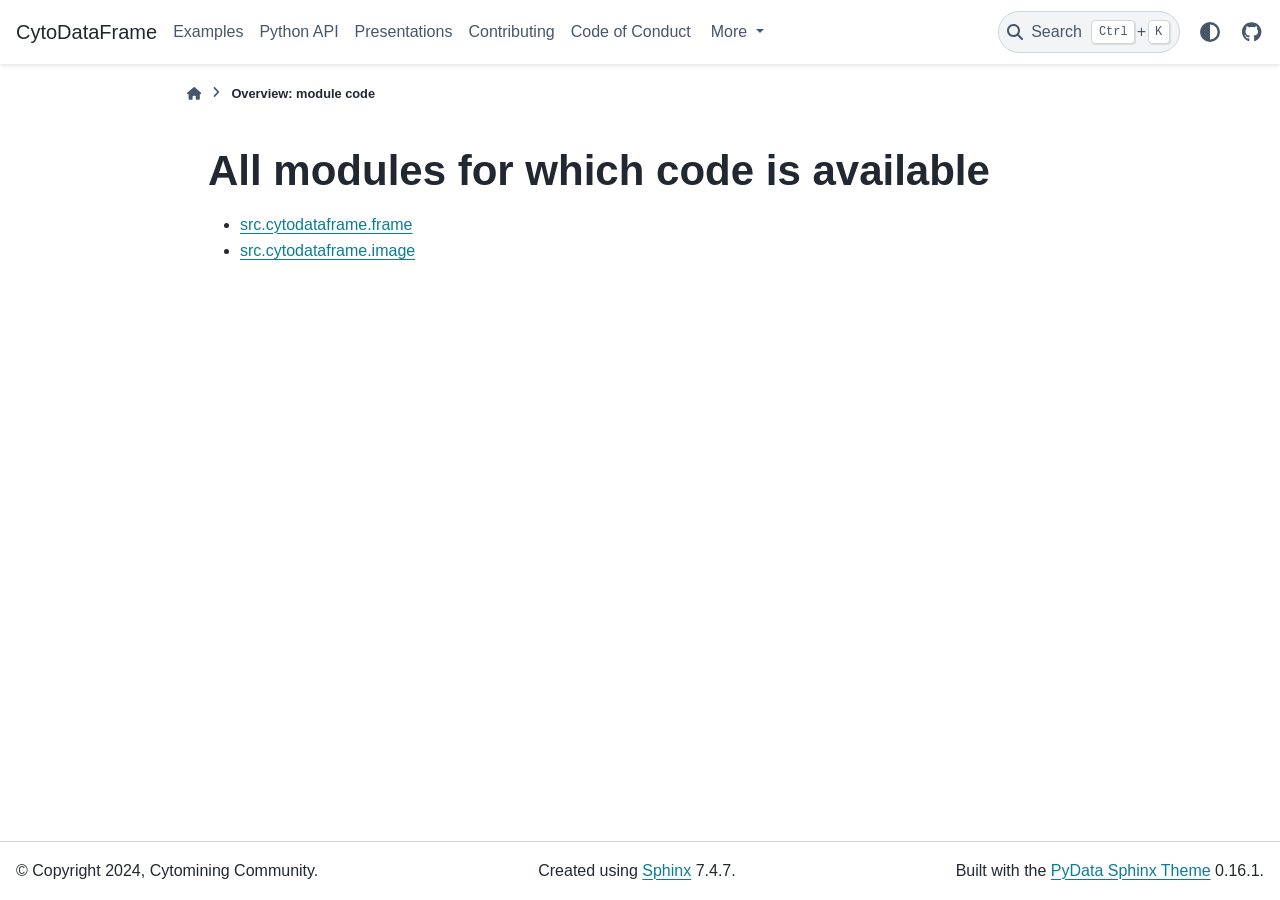
<file: _modules/index.html>
<!DOCTYPE html>


<html lang="en" data-content_root="../" >

  <head>
    <meta charset="utf-8" />
    <meta name="viewport" content="width=device-width, initial-scale=1.0" />
    <title>Overview: module code &#8212; CytoDataFrame  documentation</title>
  
  
  
  <script data-cfasync="false">
    document.documentElement.dataset.mode = localStorage.getItem("mode") || "";
    document.documentElement.dataset.theme = localStorage.getItem("theme") || "";
  </script>
  <!--
    this give us a css class that will be invisible only if js is disabled
  -->
  <noscript>
    <style>
      .pst-js-only { display: none !important; }

    </style>
  </noscript>
  
  <!-- Loaded before other Sphinx assets -->
  <link href="../_static/styles/theme.css?digest=8878045cc6db502f8baf" rel="stylesheet" />
<link href="../_static/styles/pydata-sphinx-theme.css?digest=8878045cc6db502f8baf" rel="stylesheet" />

    <link rel="stylesheet" type="text/css" href="../_static/pygments.css?v=a746c00c" />
    <link rel="stylesheet" type="text/css" href="../_static/mystnb.4510f1fc1dee50b3e5859aac5469c37c29e427902b24a333a5f9fcb2f0b3ac41.css" />
    <link rel="stylesheet" type="text/css" href="../_static/custom.css?v=76a74e97" />
  
  <!-- So that users can add custom icons -->
  <script src="../_static/scripts/fontawesome.js?digest=8878045cc6db502f8baf"></script>
  <!-- Pre-loaded scripts that we'll load fully later -->
  <link rel="preload" as="script" href="../_static/scripts/bootstrap.js?digest=8878045cc6db502f8baf" />
<link rel="preload" as="script" href="../_static/scripts/pydata-sphinx-theme.js?digest=8878045cc6db502f8baf" />

    <script src="../_static/documentation_options.js?v=5929fcd5"></script>
    <script src="../_static/doctools.js?v=9a2dae69"></script>
    <script src="../_static/sphinx_highlight.js?v=dc90522c"></script>
    <script>DOCUMENTATION_OPTIONS.pagename = '_modules/index';</script>
    <link rel="index" title="Index" href="../genindex.html" />
    <link rel="search" title="Search" href="../search.html" />
  <meta name="viewport" content="width=device-width, initial-scale=1"/>
  <meta name="docsearch:language" content="en"/>
  <meta name="docsearch:version" content="" />
  </head>
  
  
  <body data-bs-spy="scroll" data-bs-target=".bd-toc-nav" data-offset="180" data-bs-root-margin="0px 0px -60%" data-default-mode="">

  
  
  <div id="pst-skip-link" class="skip-link d-print-none"><a href="#main-content">Skip to main content</a></div>
  
  <div id="pst-scroll-pixel-helper"></div>
  
  <button type="button" class="btn rounded-pill" id="pst-back-to-top">
    <i class="fa-solid fa-arrow-up"></i>Back to top</button>

  
  <dialog id="pst-search-dialog">
    
<form class="bd-search d-flex align-items-center"
      action="../search.html"
      method="get">
  <i class="fa-solid fa-magnifying-glass"></i>
  <input type="search"
         class="form-control"
         name="q"
         placeholder="Search the docs ..."
         aria-label="Search the docs ..."
         autocomplete="off"
         autocorrect="off"
         autocapitalize="off"
         spellcheck="false"/>
  <span class="search-button__kbd-shortcut"><kbd class="kbd-shortcut__modifier">Ctrl</kbd>+<kbd>K</kbd></span>
</form>
  </dialog>

  <div class="pst-async-banner-revealer d-none">
  <aside id="bd-header-version-warning" class="d-none d-print-none" aria-label="Version warning"></aside>
</div>

  
    <header class="bd-header navbar navbar-expand-lg bd-navbar d-print-none">
<div class="bd-header__inner bd-page-width">
  <button class="pst-navbar-icon sidebar-toggle primary-toggle" aria-label="Site navigation">
    <span class="fa-solid fa-bars"></span>
  </button>
  
  
  <div class=" navbar-header-items__start">
    
      <div class="navbar-item">

  
    
  

<a class="navbar-brand logo" href="../index.html">
  
  
  
  
  
  
    <p class="title logo__title">CytoDataFrame</p>
  
</a></div>
    
  </div>
  
  <div class=" navbar-header-items">
    
    <div class="me-auto navbar-header-items__center">
      
        <div class="navbar-item">
<nav>
  <ul class="bd-navbar-elements navbar-nav">
    
<li class="nav-item ">
  <a class="nav-link nav-internal" href="../examples.html">
    Examples
  </a>
</li>


<li class="nav-item ">
  <a class="nav-link nav-internal" href="../python-api.html">
    Python API
  </a>
</li>


<li class="nav-item ">
  <a class="nav-link nav-internal" href="../presentations.html">
    Presentations
  </a>
</li>


<li class="nav-item ">
  <a class="nav-link nav-internal" href="../contributing.html">
    Contributing
  </a>
</li>


<li class="nav-item ">
  <a class="nav-link nav-internal" href="../code_of_conduct.html">
    Code of Conduct
  </a>
</li>

            <li class="nav-item dropdown">
                <button class="btn dropdown-toggle nav-item" type="button"
                data-bs-toggle="dropdown" aria-expanded="false"
                aria-controls="pst-nav-more-links">
                    More
                </button>
                <ul id="pst-nav-more-links" class="dropdown-menu">
                    
<li class=" ">
  <a class="nav-link dropdown-item nav-external" href="https://github.com/cytomining/coSMicQC">
    coSMicQC
  </a>
</li>

                </ul>
            </li>
            
  </ul>
</nav></div>
      
    </div>
    
    
    <div class="navbar-header-items__end">
      
        <div class="navbar-item navbar-persistent--container">
          

<button class="btn search-button-field search-button__button pst-js-only" title="Search" aria-label="Search" data-bs-placement="bottom" data-bs-toggle="tooltip">
 <i class="fa-solid fa-magnifying-glass"></i>
 <span class="search-button__default-text">Search</span>
 <span class="search-button__kbd-shortcut"><kbd class="kbd-shortcut__modifier">Ctrl</kbd>+<kbd class="kbd-shortcut__modifier">K</kbd></span>
</button>
        </div>
      
      
        <div class="navbar-item">

<button class="btn btn-sm nav-link pst-navbar-icon theme-switch-button pst-js-only" aria-label="Color mode" data-bs-title="Color mode"  data-bs-placement="bottom" data-bs-toggle="tooltip">
  <i class="theme-switch fa-solid fa-sun                fa-lg" data-mode="light" title="Light"></i>
  <i class="theme-switch fa-solid fa-moon               fa-lg" data-mode="dark"  title="Dark"></i>
  <i class="theme-switch fa-solid fa-circle-half-stroke fa-lg" data-mode="auto"  title="System Settings"></i>
</button></div>
      
        <div class="navbar-item"><ul class="navbar-icon-links"
    aria-label="Icon Links">
        <li class="nav-item">
          
          
          
          
          
          
          
          
          <a href="https://github.com/cytomining/CytoDataFrame" title="GitHub" class="nav-link pst-navbar-icon" rel="noopener" target="_blank" data-bs-toggle="tooltip" data-bs-placement="bottom"><i class="fa-brands fa-github fa-lg" aria-hidden="true"></i>
            <span class="sr-only">GitHub</span></a>
        </li>
</ul></div>
      
    </div>
    
  </div>
  
  
    <div class="navbar-persistent--mobile">

<button class="btn search-button-field search-button__button pst-js-only" title="Search" aria-label="Search" data-bs-placement="bottom" data-bs-toggle="tooltip">
 <i class="fa-solid fa-magnifying-glass"></i>
 <span class="search-button__default-text">Search</span>
 <span class="search-button__kbd-shortcut"><kbd class="kbd-shortcut__modifier">Ctrl</kbd>+<kbd class="kbd-shortcut__modifier">K</kbd></span>
</button>
    </div>
  

  
</div>

    </header>
  

  <div class="bd-container">
    <div class="bd-container__inner bd-page-width">
      
      
      
        
      
      <dialog id="pst-primary-sidebar-modal"></dialog>
      <div id="pst-primary-sidebar" class="bd-sidebar-primary bd-sidebar hide-on-wide">
        

  
  <div class="sidebar-header-items sidebar-primary__section">
    
    
      <div class="sidebar-header-items__center">
        
          
          
            <div class="navbar-item">
<nav>
  <ul class="bd-navbar-elements navbar-nav">
    
<li class="nav-item ">
  <a class="nav-link nav-internal" href="../examples.html">
    Examples
  </a>
</li>


<li class="nav-item ">
  <a class="nav-link nav-internal" href="../python-api.html">
    Python API
  </a>
</li>


<li class="nav-item ">
  <a class="nav-link nav-internal" href="../presentations.html">
    Presentations
  </a>
</li>


<li class="nav-item ">
  <a class="nav-link nav-internal" href="../contributing.html">
    Contributing
  </a>
</li>


<li class="nav-item ">
  <a class="nav-link nav-internal" href="../code_of_conduct.html">
    Code of Conduct
  </a>
</li>


<li class="nav-item ">
  <a class="nav-link nav-external" href="https://github.com/cytomining/coSMicQC">
    coSMicQC
  </a>
</li>

  </ul>
</nav></div>
          
        
      </div>
    
    
    
      <div class="sidebar-header-items__end">
        
          <div class="navbar-item">

<button class="btn btn-sm nav-link pst-navbar-icon theme-switch-button pst-js-only" aria-label="Color mode" data-bs-title="Color mode"  data-bs-placement="bottom" data-bs-toggle="tooltip">
  <i class="theme-switch fa-solid fa-sun                fa-lg" data-mode="light" title="Light"></i>
  <i class="theme-switch fa-solid fa-moon               fa-lg" data-mode="dark"  title="Dark"></i>
  <i class="theme-switch fa-solid fa-circle-half-stroke fa-lg" data-mode="auto"  title="System Settings"></i>
</button></div>
        
          <div class="navbar-item"><ul class="navbar-icon-links"
    aria-label="Icon Links">
        <li class="nav-item">
          
          
          
          
          
          
          
          
          <a href="https://github.com/cytomining/CytoDataFrame" title="GitHub" class="nav-link pst-navbar-icon" rel="noopener" target="_blank" data-bs-toggle="tooltip" data-bs-placement="bottom"><i class="fa-brands fa-github fa-lg" aria-hidden="true"></i>
            <span class="sr-only">GitHub</span></a>
        </li>
</ul></div>
        
      </div>
    
  </div>
  
  
  <div class="sidebar-primary-items__end sidebar-primary__section">
      <div class="sidebar-primary-item">
<div id="ethical-ad-placement"
      class="flat"
      data-ea-publisher="readthedocs"
      data-ea-type="readthedocs-sidebar"
      data-ea-manual="true">
</div></div>
  </div>


      </div>
      
      <main id="main-content" class="bd-main" role="main">
        
        
          <div class="bd-content">
            <div class="bd-article-container">
              
              <div class="bd-header-article d-print-none">
<div class="header-article-items header-article__inner">
  
    <div class="header-article-items__start">
      
        <div class="header-article-item">

<nav aria-label="Breadcrumb" class="d-print-none">
  <ul class="bd-breadcrumbs">
    
    <li class="breadcrumb-item breadcrumb-home">
      <a href="../index.html" class="nav-link" aria-label="Home">
        <i class="fa-solid fa-home"></i>
      </a>
    </li>
    <li class="breadcrumb-item active" aria-current="page"><span class="ellipsis">Overview: module code</span></li>
  </ul>
</nav>
</div>
      
    </div>
  
  
</div>
</div>
              
              
              
                
<div id="searchbox"></div>
                <article class="bd-article">
                  
  <h1>All modules for which code is available</h1>
<ul><li><a href="src/cytodataframe/frame.html">src.cytodataframe.frame</a></li>
<li><a href="src/cytodataframe/image.html">src.cytodataframe.image</a></li>
</ul>

                </article>
              
              
              
              
              
                <footer class="prev-next-footer d-print-none">
                  
<div class="prev-next-area">
</div>
                </footer>
              
            </div>
            
            
              
            
          </div>
          <footer class="bd-footer-content">
            
          </footer>
        
      </main>
    </div>
  </div>
  
  <!-- Scripts loaded after <body> so the DOM is not blocked -->
  <script defer src="../_static/scripts/bootstrap.js?digest=8878045cc6db502f8baf"></script>
<script defer src="../_static/scripts/pydata-sphinx-theme.js?digest=8878045cc6db502f8baf"></script>

  <footer class="bd-footer">
<div class="bd-footer__inner bd-page-width">
  
    <div class="footer-items__start">
      
        <div class="footer-item">

  <p class="copyright">
    
      © Copyright 2024, Cytomining Community.
      <br/>
    
  </p>
</div>
      
    </div>
  
  
    <div class="footer-items__center">
      
        <div class="footer-item">

  <p class="sphinx-version">
    Created using <a href="https://www.sphinx-doc.org/">Sphinx</a> 7.4.7.
    <br/>
  </p>
</div>
      
    </div>
  
  
    <div class="footer-items__end">
      
        <div class="footer-item">
<p class="theme-version">
  <!-- # L10n: Setting the PST URL as an argument as this does not need to be localized -->
  Built with the <a href="https://pydata-sphinx-theme.readthedocs.io/en/stable/index.html">PyData Sphinx Theme</a> 0.16.1.
</p></div>
      
    </div>
  
</div>

  </footer>
  </body>
</html>
</file>
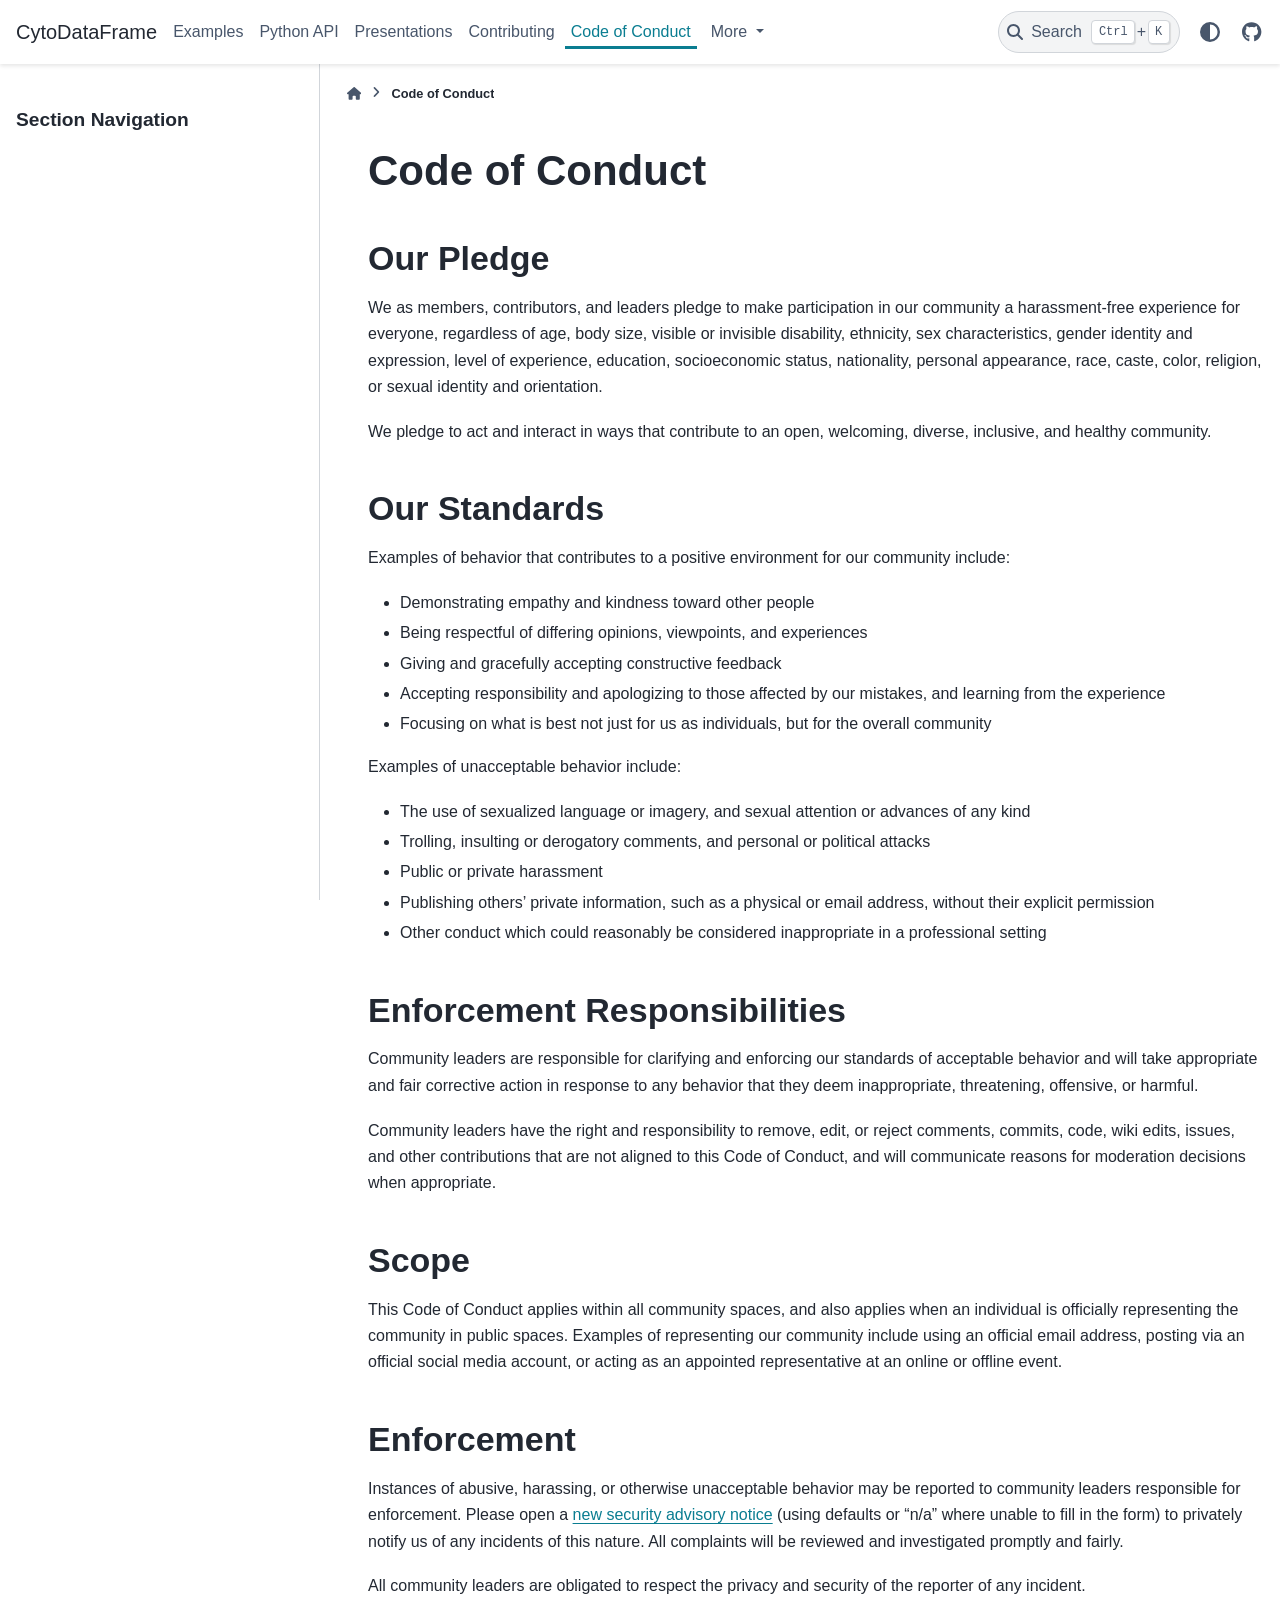
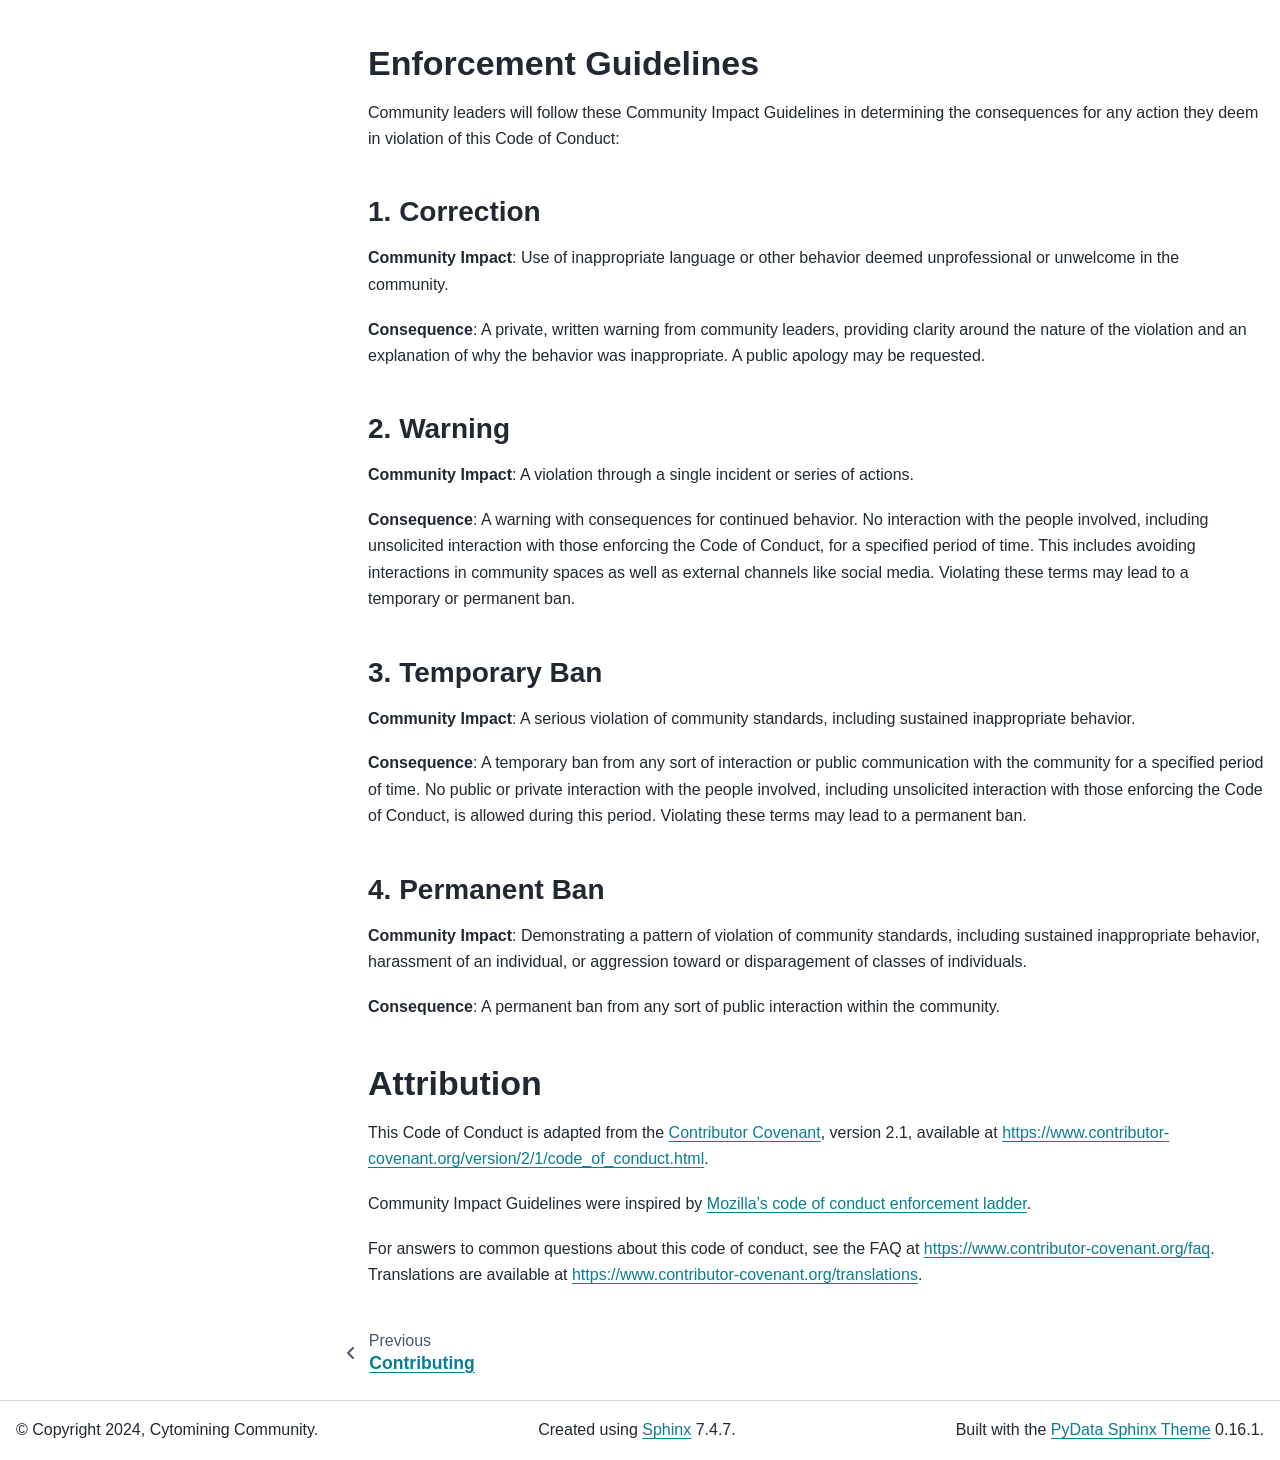
<file: code_of_conduct.html>
<!DOCTYPE html>


<html lang="en" data-content_root="./" >

  <head>
    <meta charset="utf-8" />
    <meta name="viewport" content="width=device-width, initial-scale=1.0" /><meta name="viewport" content="width=device-width, initial-scale=1" />

    <title>Code of Conduct &#8212; CytoDataFrame  documentation</title>
  
  
  
  <script data-cfasync="false">
    document.documentElement.dataset.mode = localStorage.getItem("mode") || "";
    document.documentElement.dataset.theme = localStorage.getItem("theme") || "";
  </script>
  <!--
    this give us a css class that will be invisible only if js is disabled
  -->
  <noscript>
    <style>
      .pst-js-only { display: none !important; }

    </style>
  </noscript>
  
  <!-- Loaded before other Sphinx assets -->
  <link href="_static/styles/theme.css?digest=8878045cc6db502f8baf" rel="stylesheet" />
<link href="_static/styles/pydata-sphinx-theme.css?digest=8878045cc6db502f8baf" rel="stylesheet" />

    <link rel="stylesheet" type="text/css" href="_static/pygments.css?v=a746c00c" />
    <link rel="stylesheet" type="text/css" href="_static/mystnb.4510f1fc1dee50b3e5859aac5469c37c29e427902b24a333a5f9fcb2f0b3ac41.css" />
    <link rel="stylesheet" type="text/css" href="_static/custom.css?v=76a74e97" />
  
  <!-- So that users can add custom icons -->
  <script src="_static/scripts/fontawesome.js?digest=8878045cc6db502f8baf"></script>
  <!-- Pre-loaded scripts that we'll load fully later -->
  <link rel="preload" as="script" href="_static/scripts/bootstrap.js?digest=8878045cc6db502f8baf" />
<link rel="preload" as="script" href="_static/scripts/pydata-sphinx-theme.js?digest=8878045cc6db502f8baf" />

    <script src="_static/documentation_options.js?v=5929fcd5"></script>
    <script src="_static/doctools.js?v=9a2dae69"></script>
    <script src="_static/sphinx_highlight.js?v=dc90522c"></script>
    <script>DOCUMENTATION_OPTIONS.pagename = 'code_of_conduct';</script>
    <link rel="index" title="Index" href="genindex.html" />
    <link rel="search" title="Search" href="search.html" />
    <link rel="prev" title="Contributing" href="contributing.html" />
  <meta name="viewport" content="width=device-width, initial-scale=1"/>
  <meta name="docsearch:language" content="en"/>
  <meta name="docsearch:version" content="" />
  </head>
  
  
  <body data-bs-spy="scroll" data-bs-target=".bd-toc-nav" data-offset="180" data-bs-root-margin="0px 0px -60%" data-default-mode="">

  
  
  <div id="pst-skip-link" class="skip-link d-print-none"><a href="#main-content">Skip to main content</a></div>
  
  <div id="pst-scroll-pixel-helper"></div>
  
  <button type="button" class="btn rounded-pill" id="pst-back-to-top">
    <i class="fa-solid fa-arrow-up"></i>Back to top</button>

  
  <dialog id="pst-search-dialog">
    
<form class="bd-search d-flex align-items-center"
      action="search.html"
      method="get">
  <i class="fa-solid fa-magnifying-glass"></i>
  <input type="search"
         class="form-control"
         name="q"
         placeholder="Search the docs ..."
         aria-label="Search the docs ..."
         autocomplete="off"
         autocorrect="off"
         autocapitalize="off"
         spellcheck="false"/>
  <span class="search-button__kbd-shortcut"><kbd class="kbd-shortcut__modifier">Ctrl</kbd>+<kbd>K</kbd></span>
</form>
  </dialog>

  <div class="pst-async-banner-revealer d-none">
  <aside id="bd-header-version-warning" class="d-none d-print-none" aria-label="Version warning"></aside>
</div>

  
    <header class="bd-header navbar navbar-expand-lg bd-navbar d-print-none">
<div class="bd-header__inner bd-page-width">
  <button class="pst-navbar-icon sidebar-toggle primary-toggle" aria-label="Site navigation">
    <span class="fa-solid fa-bars"></span>
  </button>
  
  
  <div class=" navbar-header-items__start">
    
      <div class="navbar-item">

  
    
  

<a class="navbar-brand logo" href="index.html">
  
  
  
  
  
  
    <p class="title logo__title">CytoDataFrame</p>
  
</a></div>
    
  </div>
  
  <div class=" navbar-header-items">
    
    <div class="me-auto navbar-header-items__center">
      
        <div class="navbar-item">
<nav>
  <ul class="bd-navbar-elements navbar-nav">
    
<li class="nav-item ">
  <a class="nav-link nav-internal" href="examples.html">
    Examples
  </a>
</li>


<li class="nav-item ">
  <a class="nav-link nav-internal" href="python-api.html">
    Python API
  </a>
</li>


<li class="nav-item ">
  <a class="nav-link nav-internal" href="presentations.html">
    Presentations
  </a>
</li>


<li class="nav-item ">
  <a class="nav-link nav-internal" href="contributing.html">
    Contributing
  </a>
</li>


<li class="nav-item current active">
  <a class="nav-link nav-internal" href="#">
    Code of Conduct
  </a>
</li>

            <li class="nav-item dropdown">
                <button class="btn dropdown-toggle nav-item" type="button"
                data-bs-toggle="dropdown" aria-expanded="false"
                aria-controls="pst-nav-more-links">
                    More
                </button>
                <ul id="pst-nav-more-links" class="dropdown-menu">
                    
<li class=" ">
  <a class="nav-link dropdown-item nav-external" href="https://github.com/cytomining/coSMicQC">
    coSMicQC
  </a>
</li>

                </ul>
            </li>
            
  </ul>
</nav></div>
      
    </div>
    
    
    <div class="navbar-header-items__end">
      
        <div class="navbar-item navbar-persistent--container">
          

<button class="btn search-button-field search-button__button pst-js-only" title="Search" aria-label="Search" data-bs-placement="bottom" data-bs-toggle="tooltip">
 <i class="fa-solid fa-magnifying-glass"></i>
 <span class="search-button__default-text">Search</span>
 <span class="search-button__kbd-shortcut"><kbd class="kbd-shortcut__modifier">Ctrl</kbd>+<kbd class="kbd-shortcut__modifier">K</kbd></span>
</button>
        </div>
      
      
        <div class="navbar-item">

<button class="btn btn-sm nav-link pst-navbar-icon theme-switch-button pst-js-only" aria-label="Color mode" data-bs-title="Color mode"  data-bs-placement="bottom" data-bs-toggle="tooltip">
  <i class="theme-switch fa-solid fa-sun                fa-lg" data-mode="light" title="Light"></i>
  <i class="theme-switch fa-solid fa-moon               fa-lg" data-mode="dark"  title="Dark"></i>
  <i class="theme-switch fa-solid fa-circle-half-stroke fa-lg" data-mode="auto"  title="System Settings"></i>
</button></div>
      
        <div class="navbar-item"><ul class="navbar-icon-links"
    aria-label="Icon Links">
        <li class="nav-item">
          
          
          
          
          
          
          
          
          <a href="https://github.com/cytomining/CytoDataFrame" title="GitHub" class="nav-link pst-navbar-icon" rel="noopener" target="_blank" data-bs-toggle="tooltip" data-bs-placement="bottom"><i class="fa-brands fa-github fa-lg" aria-hidden="true"></i>
            <span class="sr-only">GitHub</span></a>
        </li>
</ul></div>
      
    </div>
    
  </div>
  
  
    <div class="navbar-persistent--mobile">

<button class="btn search-button-field search-button__button pst-js-only" title="Search" aria-label="Search" data-bs-placement="bottom" data-bs-toggle="tooltip">
 <i class="fa-solid fa-magnifying-glass"></i>
 <span class="search-button__default-text">Search</span>
 <span class="search-button__kbd-shortcut"><kbd class="kbd-shortcut__modifier">Ctrl</kbd>+<kbd class="kbd-shortcut__modifier">K</kbd></span>
</button>
    </div>
  

  
</div>

    </header>
  

  <div class="bd-container">
    <div class="bd-container__inner bd-page-width">
      
      
      
      <dialog id="pst-primary-sidebar-modal"></dialog>
      <div id="pst-primary-sidebar" class="bd-sidebar-primary bd-sidebar">
        

  
  <div class="sidebar-header-items sidebar-primary__section">
    
    
      <div class="sidebar-header-items__center">
        
          
          
            <div class="navbar-item">
<nav>
  <ul class="bd-navbar-elements navbar-nav">
    
<li class="nav-item ">
  <a class="nav-link nav-internal" href="examples.html">
    Examples
  </a>
</li>


<li class="nav-item ">
  <a class="nav-link nav-internal" href="python-api.html">
    Python API
  </a>
</li>


<li class="nav-item ">
  <a class="nav-link nav-internal" href="presentations.html">
    Presentations
  </a>
</li>


<li class="nav-item ">
  <a class="nav-link nav-internal" href="contributing.html">
    Contributing
  </a>
</li>


<li class="nav-item current active">
  <a class="nav-link nav-internal" href="#">
    Code of Conduct
  </a>
</li>


<li class="nav-item ">
  <a class="nav-link nav-external" href="https://github.com/cytomining/coSMicQC">
    coSMicQC
  </a>
</li>

  </ul>
</nav></div>
          
        
      </div>
    
    
    
      <div class="sidebar-header-items__end">
        
          <div class="navbar-item">

<button class="btn btn-sm nav-link pst-navbar-icon theme-switch-button pst-js-only" aria-label="Color mode" data-bs-title="Color mode"  data-bs-placement="bottom" data-bs-toggle="tooltip">
  <i class="theme-switch fa-solid fa-sun                fa-lg" data-mode="light" title="Light"></i>
  <i class="theme-switch fa-solid fa-moon               fa-lg" data-mode="dark"  title="Dark"></i>
  <i class="theme-switch fa-solid fa-circle-half-stroke fa-lg" data-mode="auto"  title="System Settings"></i>
</button></div>
        
          <div class="navbar-item"><ul class="navbar-icon-links"
    aria-label="Icon Links">
        <li class="nav-item">
          
          
          
          
          
          
          
          
          <a href="https://github.com/cytomining/CytoDataFrame" title="GitHub" class="nav-link pst-navbar-icon" rel="noopener" target="_blank" data-bs-toggle="tooltip" data-bs-placement="bottom"><i class="fa-brands fa-github fa-lg" aria-hidden="true"></i>
            <span class="sr-only">GitHub</span></a>
        </li>
</ul></div>
        
      </div>
    
  </div>
  
    <div class="sidebar-primary-items__start sidebar-primary__section">
        <div class="sidebar-primary-item">
<nav class="bd-docs-nav bd-links"
     aria-label="Section Navigation">
  <p class="bd-links__title" role="heading" aria-level="1">Section Navigation</p>
  <div class="bd-toc-item navbar-nav"></div>
</nav></div>
    </div>
  
  
  <div class="sidebar-primary-items__end sidebar-primary__section">
      <div class="sidebar-primary-item">
<div id="ethical-ad-placement"
      class="flat"
      data-ea-publisher="readthedocs"
      data-ea-type="readthedocs-sidebar"
      data-ea-manual="true">
</div></div>
  </div>


      </div>
      
      <main id="main-content" class="bd-main" role="main">
        
        
          <div class="bd-content">
            <div class="bd-article-container">
              
              <div class="bd-header-article d-print-none">
<div class="header-article-items header-article__inner">
  
    <div class="header-article-items__start">
      
        <div class="header-article-item">

<nav aria-label="Breadcrumb" class="d-print-none">
  <ul class="bd-breadcrumbs">
    
    <li class="breadcrumb-item breadcrumb-home">
      <a href="index.html" class="nav-link" aria-label="Home">
        <i class="fa-solid fa-home"></i>
      </a>
    </li>
    <li class="breadcrumb-item active" aria-current="page"><span class="ellipsis">Code of Conduct</span></li>
  </ul>
</nav>
</div>
      
    </div>
  
  
</div>
</div>
              
              
              
                
<div id="searchbox"></div>
                <article class="bd-article">
                  
  <section id="code-of-conduct">
<h1>Code of Conduct<a class="headerlink" href="#code-of-conduct" title="Link to this heading">#</a></h1>
<section id="our-pledge">
<h2>Our Pledge<a class="headerlink" href="#our-pledge" title="Link to this heading">#</a></h2>
<p>We as members, contributors, and leaders pledge to make participation in our
community a harassment-free experience for everyone, regardless of age, body
size, visible or invisible disability, ethnicity, sex characteristics, gender
identity and expression, level of experience, education, socioeconomic status,
nationality, personal appearance, race, caste, color, religion, or sexual
identity and orientation.</p>
<p>We pledge to act and interact in ways that contribute to an open, welcoming,
diverse, inclusive, and healthy community.</p>
</section>
<section id="our-standards">
<h2>Our Standards<a class="headerlink" href="#our-standards" title="Link to this heading">#</a></h2>
<p>Examples of behavior that contributes to a positive environment for our
community include:</p>
<ul class="simple">
<li><p>Demonstrating empathy and kindness toward other people</p></li>
<li><p>Being respectful of differing opinions, viewpoints, and experiences</p></li>
<li><p>Giving and gracefully accepting constructive feedback</p></li>
<li><p>Accepting responsibility and apologizing to those affected by our mistakes,
and learning from the experience</p></li>
<li><p>Focusing on what is best not just for us as individuals, but for the overall
community</p></li>
</ul>
<p>Examples of unacceptable behavior include:</p>
<ul class="simple">
<li><p>The use of sexualized language or imagery, and sexual attention or advances of
any kind</p></li>
<li><p>Trolling, insulting or derogatory comments, and personal or political attacks</p></li>
<li><p>Public or private harassment</p></li>
<li><p>Publishing others’ private information, such as a physical or email address,
without their explicit permission</p></li>
<li><p>Other conduct which could reasonably be considered inappropriate in a
professional setting</p></li>
</ul>
</section>
<section id="enforcement-responsibilities">
<h2>Enforcement Responsibilities<a class="headerlink" href="#enforcement-responsibilities" title="Link to this heading">#</a></h2>
<p>Community leaders are responsible for clarifying and enforcing our standards of
acceptable behavior and will take appropriate and fair corrective action in
response to any behavior that they deem inappropriate, threatening, offensive,
or harmful.</p>
<p>Community leaders have the right and responsibility to remove, edit, or reject
comments, commits, code, wiki edits, issues, and other contributions that are
not aligned to this Code of Conduct, and will communicate reasons for moderation
decisions when appropriate.</p>
</section>
<section id="scope">
<h2>Scope<a class="headerlink" href="#scope" title="Link to this heading">#</a></h2>
<p>This Code of Conduct applies within all community spaces, and also applies when
an individual is officially representing the community in public spaces.
Examples of representing our community include using an official email address,
posting via an official social media account, or acting as an appointed
representative at an online or offline event.</p>
</section>
<section id="enforcement">
<h2>Enforcement<a class="headerlink" href="#enforcement" title="Link to this heading">#</a></h2>
<p>Instances of abusive, harassing, or otherwise unacceptable behavior may be
reported to community leaders responsible for enforcement.
Please open a <a class="reference external" href="https://github.com/cytomining/CytoDataFrame/security/advisories/new">new security advisory notice</a> (using defaults or “n/a” where unable to fill in the form) to privately notify us of any incidents of this nature.
All complaints will be reviewed and investigated promptly and fairly.</p>
<p>All community leaders are obligated to respect the privacy and security of the
reporter of any incident.</p>
</section>
<section id="enforcement-guidelines">
<h2>Enforcement Guidelines<a class="headerlink" href="#enforcement-guidelines" title="Link to this heading">#</a></h2>
<p>Community leaders will follow these Community Impact Guidelines in determining
the consequences for any action they deem in violation of this Code of Conduct:</p>
<section id="correction">
<h3>1. Correction<a class="headerlink" href="#correction" title="Link to this heading">#</a></h3>
<p><strong>Community Impact</strong>: Use of inappropriate language or other behavior deemed
unprofessional or unwelcome in the community.</p>
<p><strong>Consequence</strong>: A private, written warning from community leaders, providing
clarity around the nature of the violation and an explanation of why the
behavior was inappropriate. A public apology may be requested.</p>
</section>
<section id="warning">
<h3>2. Warning<a class="headerlink" href="#warning" title="Link to this heading">#</a></h3>
<p><strong>Community Impact</strong>: A violation through a single incident or series of
actions.</p>
<p><strong>Consequence</strong>: A warning with consequences for continued behavior. No
interaction with the people involved, including unsolicited interaction with
those enforcing the Code of Conduct, for a specified period of time. This
includes avoiding interactions in community spaces as well as external channels
like social media. Violating these terms may lead to a temporary or permanent
ban.</p>
</section>
<section id="temporary-ban">
<h3>3. Temporary Ban<a class="headerlink" href="#temporary-ban" title="Link to this heading">#</a></h3>
<p><strong>Community Impact</strong>: A serious violation of community standards, including
sustained inappropriate behavior.</p>
<p><strong>Consequence</strong>: A temporary ban from any sort of interaction or public
communication with the community for a specified period of time. No public or
private interaction with the people involved, including unsolicited interaction
with those enforcing the Code of Conduct, is allowed during this period.
Violating these terms may lead to a permanent ban.</p>
</section>
<section id="permanent-ban">
<h3>4. Permanent Ban<a class="headerlink" href="#permanent-ban" title="Link to this heading">#</a></h3>
<p><strong>Community Impact</strong>: Demonstrating a pattern of violation of community
standards, including sustained inappropriate behavior, harassment of an
individual, or aggression toward or disparagement of classes of individuals.</p>
<p><strong>Consequence</strong>: A permanent ban from any sort of public interaction within the
community.</p>
</section>
</section>
<section id="attribution">
<h2>Attribution<a class="headerlink" href="#attribution" title="Link to this heading">#</a></h2>
<p>This Code of Conduct is adapted from the <a class="reference external" href="https://www.contributor-covenant.org">Contributor Covenant</a>,
version 2.1, available at
<a class="reference external" href="https://www.contributor-covenant.org/version/2/1/code_of_conduct.html">https://www.contributor-covenant.org/version/2/1/code_of_conduct.html</a>.</p>
<p>Community Impact Guidelines were inspired by
<a class="reference external" href="https://github.com/mozilla/diversity">Mozilla’s code of conduct enforcement ladder</a>.</p>
<p>For answers to common questions about this code of conduct, see the FAQ at
<a class="reference external" href="https://www.contributor-covenant.org/faq">https://www.contributor-covenant.org/faq</a>. Translations are available at
<a class="reference external" href="https://www.contributor-covenant.org/translations">https://www.contributor-covenant.org/translations</a>.</p>
</section>
</section>


                </article>
              
              
              
              
              
                <footer class="prev-next-footer d-print-none">
                  
<div class="prev-next-area">
    <a class="left-prev"
       href="contributing.html"
       title="previous page">
      <i class="fa-solid fa-angle-left"></i>
      <div class="prev-next-info">
        <p class="prev-next-subtitle">previous</p>
        <p class="prev-next-title">Contributing</p>
      </div>
    </a>
</div>
                </footer>
              
            </div>
            
            
              
            
          </div>
          <footer class="bd-footer-content">
            
          </footer>
        
      </main>
    </div>
  </div>
  
  <!-- Scripts loaded after <body> so the DOM is not blocked -->
  <script defer src="_static/scripts/bootstrap.js?digest=8878045cc6db502f8baf"></script>
<script defer src="_static/scripts/pydata-sphinx-theme.js?digest=8878045cc6db502f8baf"></script>

  <footer class="bd-footer">
<div class="bd-footer__inner bd-page-width">
  
    <div class="footer-items__start">
      
        <div class="footer-item">

  <p class="copyright">
    
      © Copyright 2024, Cytomining Community.
      <br/>
    
  </p>
</div>
      
    </div>
  
  
    <div class="footer-items__center">
      
        <div class="footer-item">

  <p class="sphinx-version">
    Created using <a href="https://www.sphinx-doc.org/">Sphinx</a> 7.4.7.
    <br/>
  </p>
</div>
      
    </div>
  
  
    <div class="footer-items__end">
      
        <div class="footer-item">
<p class="theme-version">
  <!-- # L10n: Setting the PST URL as an argument as this does not need to be localized -->
  Built with the <a href="https://pydata-sphinx-theme.readthedocs.io/en/stable/index.html">PyData Sphinx Theme</a> 0.16.1.
</p></div>
      
    </div>
  
</div>

  </footer>
  </body>
</html>
</file>
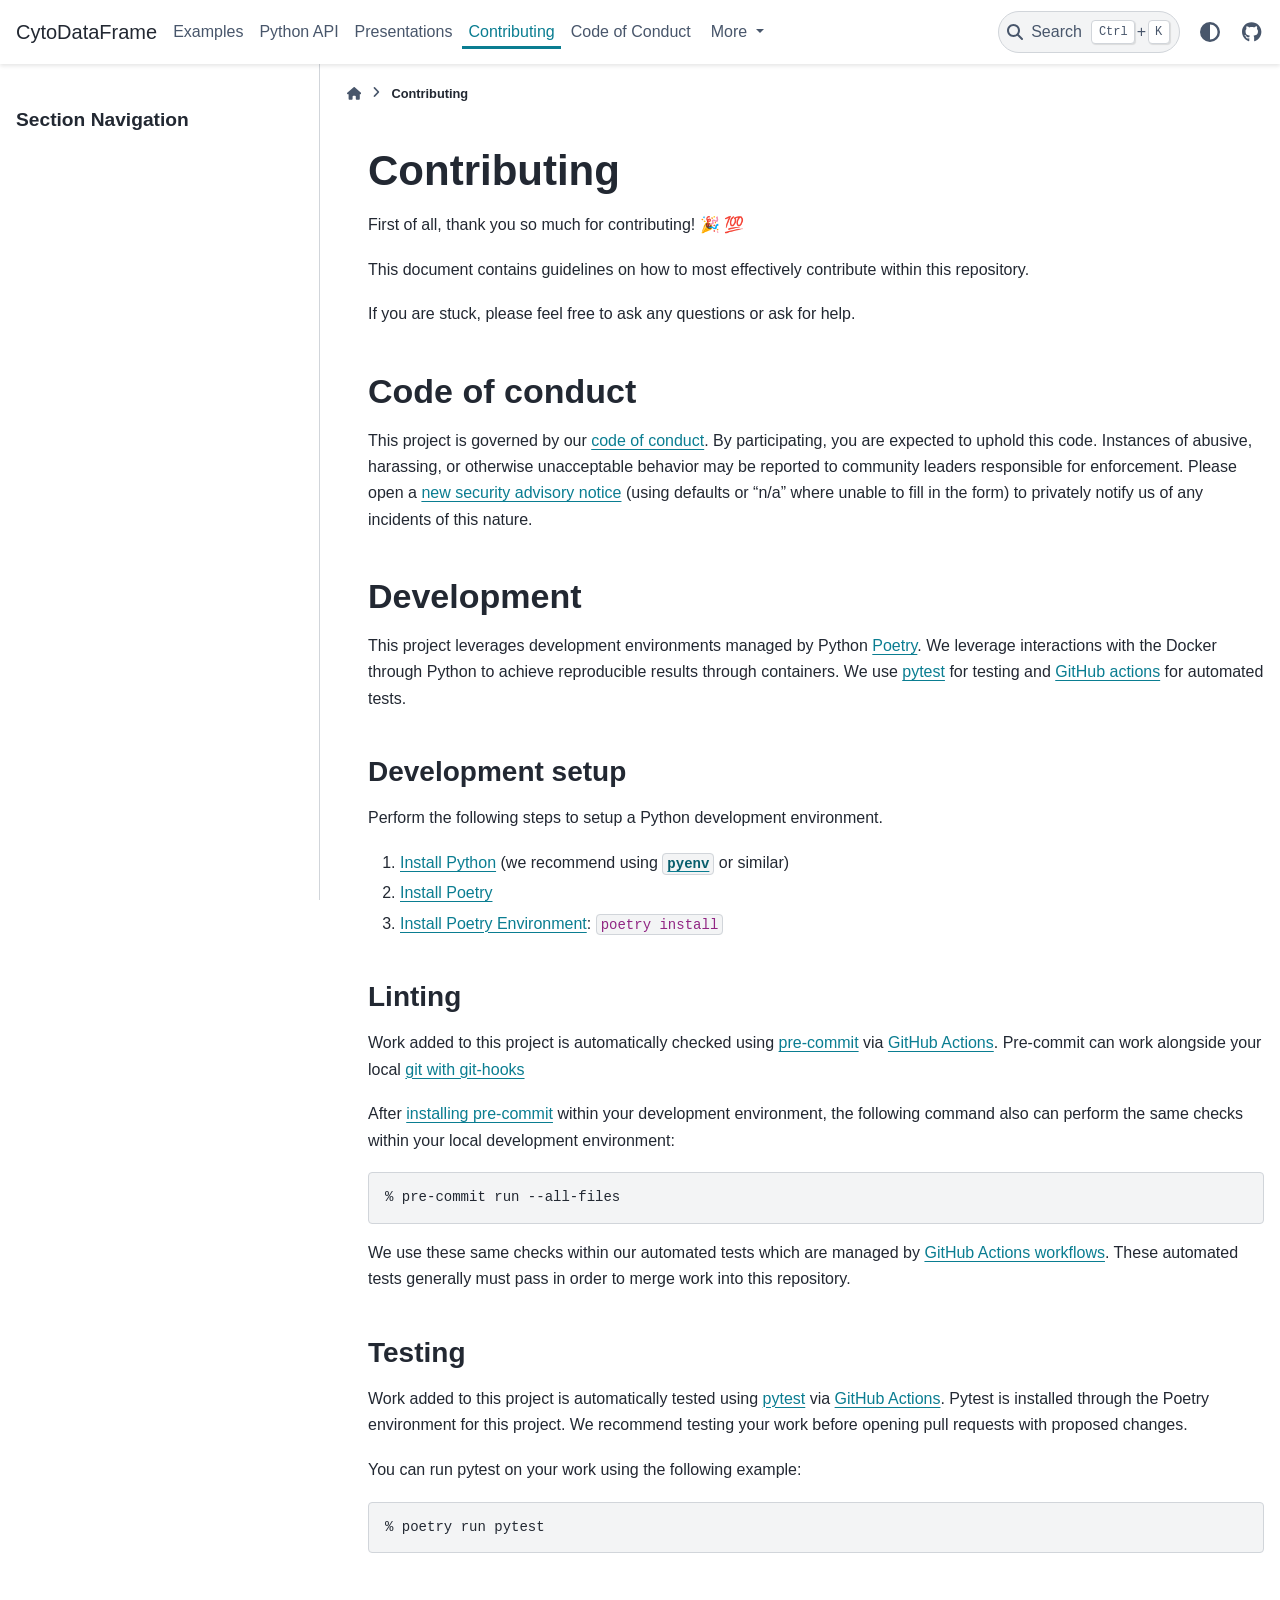
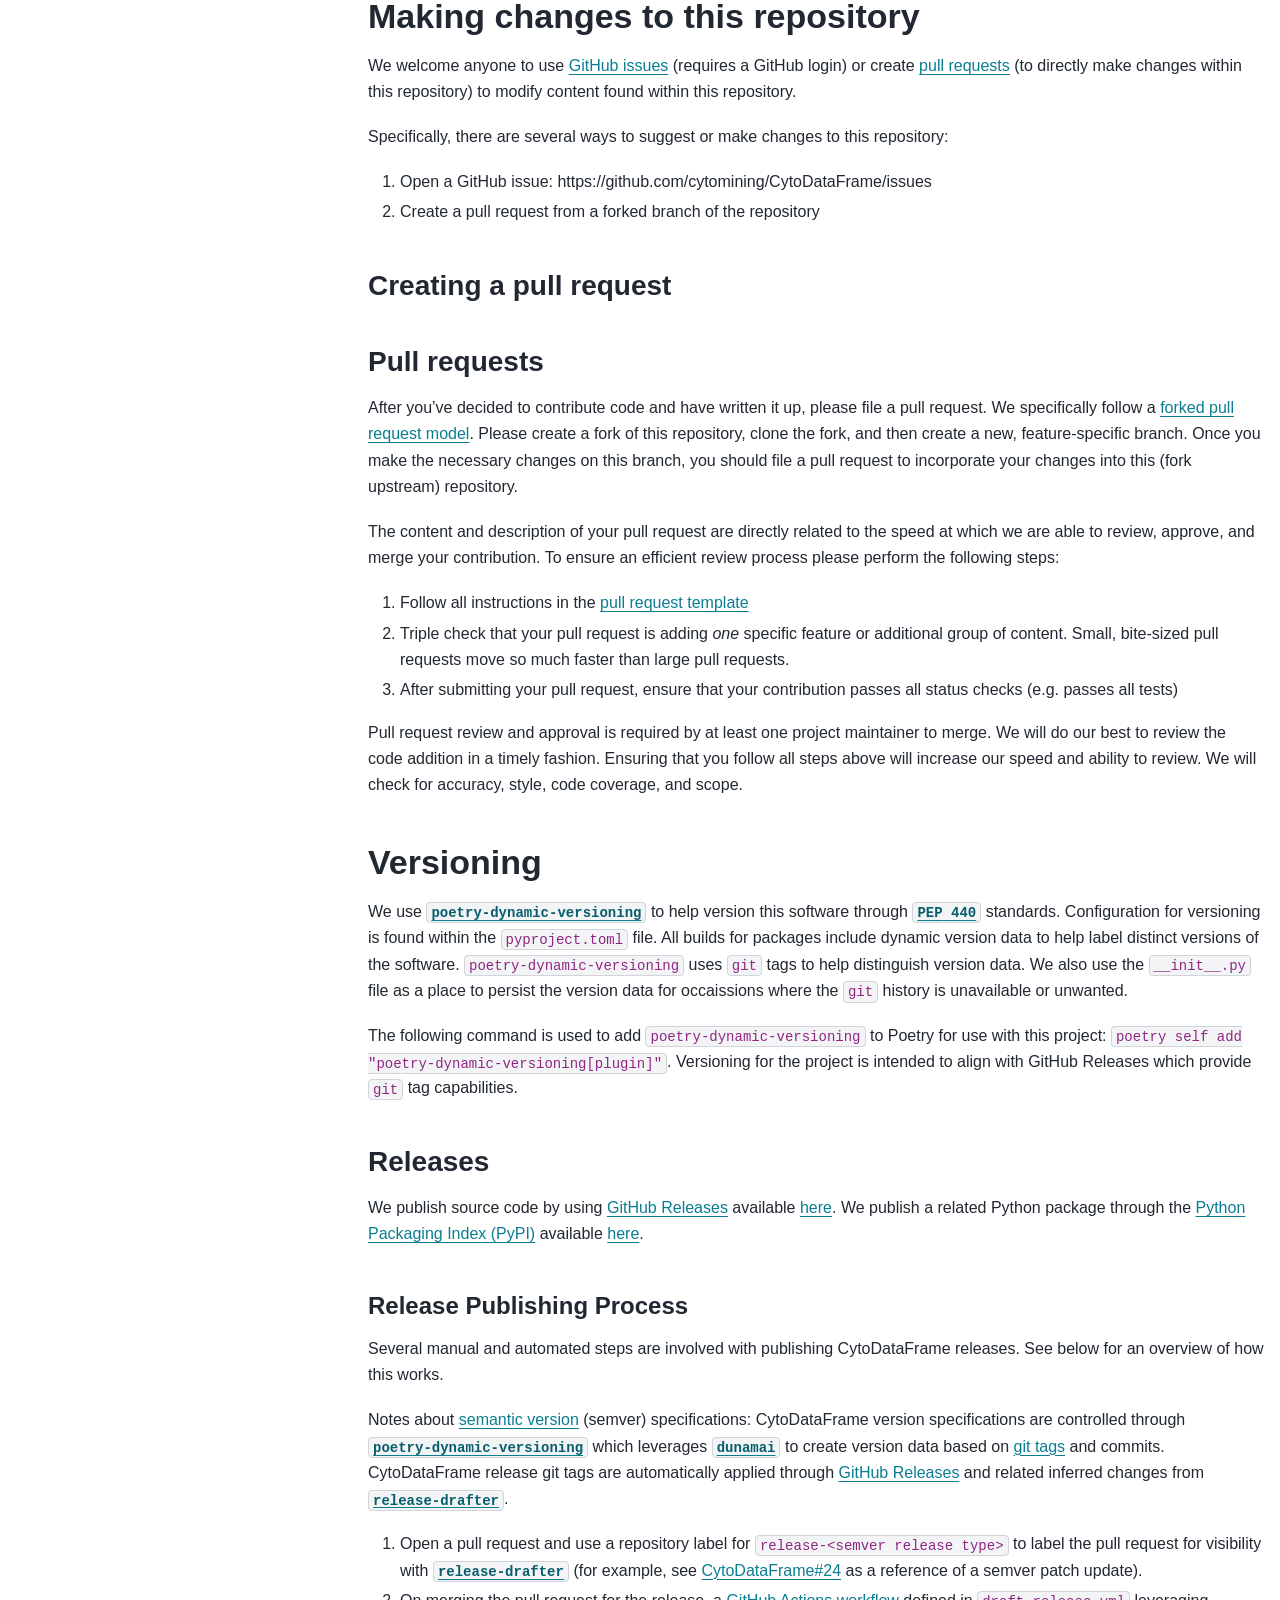
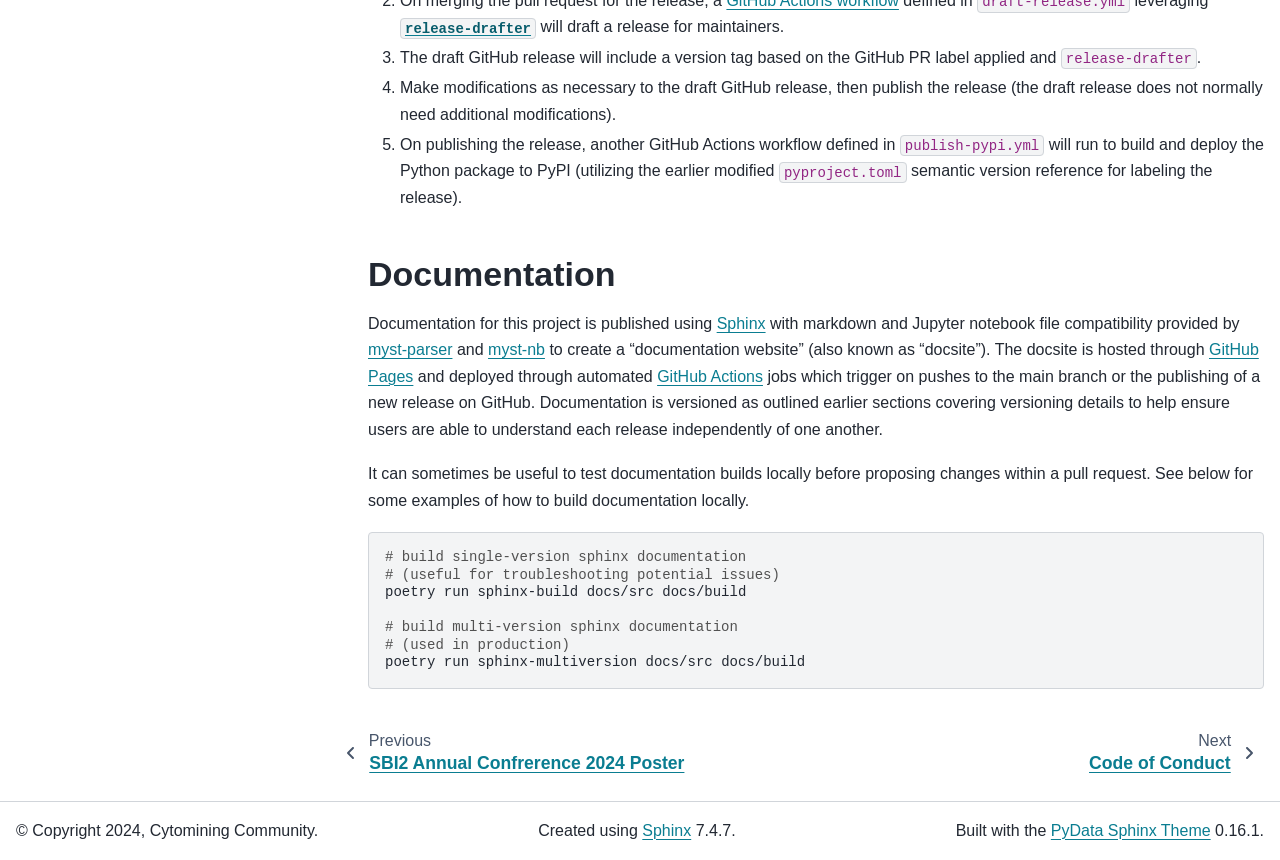
<file: contributing.html>
<!DOCTYPE html>


<html lang="en" data-content_root="./" >

  <head>
    <meta charset="utf-8" />
    <meta name="viewport" content="width=device-width, initial-scale=1.0" /><meta name="viewport" content="width=device-width, initial-scale=1" />

    <title>Contributing &#8212; CytoDataFrame  documentation</title>
  
  
  
  <script data-cfasync="false">
    document.documentElement.dataset.mode = localStorage.getItem("mode") || "";
    document.documentElement.dataset.theme = localStorage.getItem("theme") || "";
  </script>
  <!--
    this give us a css class that will be invisible only if js is disabled
  -->
  <noscript>
    <style>
      .pst-js-only { display: none !important; }

    </style>
  </noscript>
  
  <!-- Loaded before other Sphinx assets -->
  <link href="_static/styles/theme.css?digest=8878045cc6db502f8baf" rel="stylesheet" />
<link href="_static/styles/pydata-sphinx-theme.css?digest=8878045cc6db502f8baf" rel="stylesheet" />

    <link rel="stylesheet" type="text/css" href="_static/pygments.css?v=a746c00c" />
    <link rel="stylesheet" type="text/css" href="_static/mystnb.4510f1fc1dee50b3e5859aac5469c37c29e427902b24a333a5f9fcb2f0b3ac41.css" />
    <link rel="stylesheet" type="text/css" href="_static/custom.css?v=76a74e97" />
  
  <!-- So that users can add custom icons -->
  <script src="_static/scripts/fontawesome.js?digest=8878045cc6db502f8baf"></script>
  <!-- Pre-loaded scripts that we'll load fully later -->
  <link rel="preload" as="script" href="_static/scripts/bootstrap.js?digest=8878045cc6db502f8baf" />
<link rel="preload" as="script" href="_static/scripts/pydata-sphinx-theme.js?digest=8878045cc6db502f8baf" />

    <script src="_static/documentation_options.js?v=5929fcd5"></script>
    <script src="_static/doctools.js?v=9a2dae69"></script>
    <script src="_static/sphinx_highlight.js?v=dc90522c"></script>
    <script>DOCUMENTATION_OPTIONS.pagename = 'contributing';</script>
    <link rel="index" title="Index" href="genindex.html" />
    <link rel="search" title="Search" href="search.html" />
    <link rel="next" title="Code of Conduct" href="code_of_conduct.html" />
    <link rel="prev" title="SBI2 Annual Confrerence 2024 Poster" href="presentations/sbi2-2024.html" />
  <meta name="viewport" content="width=device-width, initial-scale=1"/>
  <meta name="docsearch:language" content="en"/>
  <meta name="docsearch:version" content="" />
  </head>
  
  
  <body data-bs-spy="scroll" data-bs-target=".bd-toc-nav" data-offset="180" data-bs-root-margin="0px 0px -60%" data-default-mode="">

  
  
  <div id="pst-skip-link" class="skip-link d-print-none"><a href="#main-content">Skip to main content</a></div>
  
  <div id="pst-scroll-pixel-helper"></div>
  
  <button type="button" class="btn rounded-pill" id="pst-back-to-top">
    <i class="fa-solid fa-arrow-up"></i>Back to top</button>

  
  <dialog id="pst-search-dialog">
    
<form class="bd-search d-flex align-items-center"
      action="search.html"
      method="get">
  <i class="fa-solid fa-magnifying-glass"></i>
  <input type="search"
         class="form-control"
         name="q"
         placeholder="Search the docs ..."
         aria-label="Search the docs ..."
         autocomplete="off"
         autocorrect="off"
         autocapitalize="off"
         spellcheck="false"/>
  <span class="search-button__kbd-shortcut"><kbd class="kbd-shortcut__modifier">Ctrl</kbd>+<kbd>K</kbd></span>
</form>
  </dialog>

  <div class="pst-async-banner-revealer d-none">
  <aside id="bd-header-version-warning" class="d-none d-print-none" aria-label="Version warning"></aside>
</div>

  
    <header class="bd-header navbar navbar-expand-lg bd-navbar d-print-none">
<div class="bd-header__inner bd-page-width">
  <button class="pst-navbar-icon sidebar-toggle primary-toggle" aria-label="Site navigation">
    <span class="fa-solid fa-bars"></span>
  </button>
  
  
  <div class=" navbar-header-items__start">
    
      <div class="navbar-item">

  
    
  

<a class="navbar-brand logo" href="index.html">
  
  
  
  
  
  
    <p class="title logo__title">CytoDataFrame</p>
  
</a></div>
    
  </div>
  
  <div class=" navbar-header-items">
    
    <div class="me-auto navbar-header-items__center">
      
        <div class="navbar-item">
<nav>
  <ul class="bd-navbar-elements navbar-nav">
    
<li class="nav-item ">
  <a class="nav-link nav-internal" href="examples.html">
    Examples
  </a>
</li>


<li class="nav-item ">
  <a class="nav-link nav-internal" href="python-api.html">
    Python API
  </a>
</li>


<li class="nav-item ">
  <a class="nav-link nav-internal" href="presentations.html">
    Presentations
  </a>
</li>


<li class="nav-item current active">
  <a class="nav-link nav-internal" href="#">
    Contributing
  </a>
</li>


<li class="nav-item ">
  <a class="nav-link nav-internal" href="code_of_conduct.html">
    Code of Conduct
  </a>
</li>

            <li class="nav-item dropdown">
                <button class="btn dropdown-toggle nav-item" type="button"
                data-bs-toggle="dropdown" aria-expanded="false"
                aria-controls="pst-nav-more-links">
                    More
                </button>
                <ul id="pst-nav-more-links" class="dropdown-menu">
                    
<li class=" ">
  <a class="nav-link dropdown-item nav-external" href="https://github.com/cytomining/coSMicQC">
    coSMicQC
  </a>
</li>

                </ul>
            </li>
            
  </ul>
</nav></div>
      
    </div>
    
    
    <div class="navbar-header-items__end">
      
        <div class="navbar-item navbar-persistent--container">
          

<button class="btn search-button-field search-button__button pst-js-only" title="Search" aria-label="Search" data-bs-placement="bottom" data-bs-toggle="tooltip">
 <i class="fa-solid fa-magnifying-glass"></i>
 <span class="search-button__default-text">Search</span>
 <span class="search-button__kbd-shortcut"><kbd class="kbd-shortcut__modifier">Ctrl</kbd>+<kbd class="kbd-shortcut__modifier">K</kbd></span>
</button>
        </div>
      
      
        <div class="navbar-item">

<button class="btn btn-sm nav-link pst-navbar-icon theme-switch-button pst-js-only" aria-label="Color mode" data-bs-title="Color mode"  data-bs-placement="bottom" data-bs-toggle="tooltip">
  <i class="theme-switch fa-solid fa-sun                fa-lg" data-mode="light" title="Light"></i>
  <i class="theme-switch fa-solid fa-moon               fa-lg" data-mode="dark"  title="Dark"></i>
  <i class="theme-switch fa-solid fa-circle-half-stroke fa-lg" data-mode="auto"  title="System Settings"></i>
</button></div>
      
        <div class="navbar-item"><ul class="navbar-icon-links"
    aria-label="Icon Links">
        <li class="nav-item">
          
          
          
          
          
          
          
          
          <a href="https://github.com/cytomining/CytoDataFrame" title="GitHub" class="nav-link pst-navbar-icon" rel="noopener" target="_blank" data-bs-toggle="tooltip" data-bs-placement="bottom"><i class="fa-brands fa-github fa-lg" aria-hidden="true"></i>
            <span class="sr-only">GitHub</span></a>
        </li>
</ul></div>
      
    </div>
    
  </div>
  
  
    <div class="navbar-persistent--mobile">

<button class="btn search-button-field search-button__button pst-js-only" title="Search" aria-label="Search" data-bs-placement="bottom" data-bs-toggle="tooltip">
 <i class="fa-solid fa-magnifying-glass"></i>
 <span class="search-button__default-text">Search</span>
 <span class="search-button__kbd-shortcut"><kbd class="kbd-shortcut__modifier">Ctrl</kbd>+<kbd class="kbd-shortcut__modifier">K</kbd></span>
</button>
    </div>
  

  
</div>

    </header>
  

  <div class="bd-container">
    <div class="bd-container__inner bd-page-width">
      
      
      
      <dialog id="pst-primary-sidebar-modal"></dialog>
      <div id="pst-primary-sidebar" class="bd-sidebar-primary bd-sidebar">
        

  
  <div class="sidebar-header-items sidebar-primary__section">
    
    
      <div class="sidebar-header-items__center">
        
          
          
            <div class="navbar-item">
<nav>
  <ul class="bd-navbar-elements navbar-nav">
    
<li class="nav-item ">
  <a class="nav-link nav-internal" href="examples.html">
    Examples
  </a>
</li>


<li class="nav-item ">
  <a class="nav-link nav-internal" href="python-api.html">
    Python API
  </a>
</li>


<li class="nav-item ">
  <a class="nav-link nav-internal" href="presentations.html">
    Presentations
  </a>
</li>


<li class="nav-item current active">
  <a class="nav-link nav-internal" href="#">
    Contributing
  </a>
</li>


<li class="nav-item ">
  <a class="nav-link nav-internal" href="code_of_conduct.html">
    Code of Conduct
  </a>
</li>


<li class="nav-item ">
  <a class="nav-link nav-external" href="https://github.com/cytomining/coSMicQC">
    coSMicQC
  </a>
</li>

  </ul>
</nav></div>
          
        
      </div>
    
    
    
      <div class="sidebar-header-items__end">
        
          <div class="navbar-item">

<button class="btn btn-sm nav-link pst-navbar-icon theme-switch-button pst-js-only" aria-label="Color mode" data-bs-title="Color mode"  data-bs-placement="bottom" data-bs-toggle="tooltip">
  <i class="theme-switch fa-solid fa-sun                fa-lg" data-mode="light" title="Light"></i>
  <i class="theme-switch fa-solid fa-moon               fa-lg" data-mode="dark"  title="Dark"></i>
  <i class="theme-switch fa-solid fa-circle-half-stroke fa-lg" data-mode="auto"  title="System Settings"></i>
</button></div>
        
          <div class="navbar-item"><ul class="navbar-icon-links"
    aria-label="Icon Links">
        <li class="nav-item">
          
          
          
          
          
          
          
          
          <a href="https://github.com/cytomining/CytoDataFrame" title="GitHub" class="nav-link pst-navbar-icon" rel="noopener" target="_blank" data-bs-toggle="tooltip" data-bs-placement="bottom"><i class="fa-brands fa-github fa-lg" aria-hidden="true"></i>
            <span class="sr-only">GitHub</span></a>
        </li>
</ul></div>
        
      </div>
    
  </div>
  
    <div class="sidebar-primary-items__start sidebar-primary__section">
        <div class="sidebar-primary-item">
<nav class="bd-docs-nav bd-links"
     aria-label="Section Navigation">
  <p class="bd-links__title" role="heading" aria-level="1">Section Navigation</p>
  <div class="bd-toc-item navbar-nav"></div>
</nav></div>
    </div>
  
  
  <div class="sidebar-primary-items__end sidebar-primary__section">
      <div class="sidebar-primary-item">
<div id="ethical-ad-placement"
      class="flat"
      data-ea-publisher="readthedocs"
      data-ea-type="readthedocs-sidebar"
      data-ea-manual="true">
</div></div>
  </div>


      </div>
      
      <main id="main-content" class="bd-main" role="main">
        
        
          <div class="bd-content">
            <div class="bd-article-container">
              
              <div class="bd-header-article d-print-none">
<div class="header-article-items header-article__inner">
  
    <div class="header-article-items__start">
      
        <div class="header-article-item">

<nav aria-label="Breadcrumb" class="d-print-none">
  <ul class="bd-breadcrumbs">
    
    <li class="breadcrumb-item breadcrumb-home">
      <a href="index.html" class="nav-link" aria-label="Home">
        <i class="fa-solid fa-home"></i>
      </a>
    </li>
    <li class="breadcrumb-item active" aria-current="page"><span class="ellipsis">Contributing</span></li>
  </ul>
</nav>
</div>
      
    </div>
  
  
</div>
</div>
              
              
              
                
<div id="searchbox"></div>
                <article class="bd-article">
                  
  <section id="contributing">
<h1>Contributing<a class="headerlink" href="#contributing" title="Link to this heading">#</a></h1>
<p>First of all, thank you so much for contributing! 🎉 💯</p>
<p>This document contains guidelines on how to most effectively contribute within this repository.</p>
<p>If you are stuck, please feel free to ask any questions or ask for help.</p>
<section id="code-of-conduct">
<h2>Code of conduct<a class="headerlink" href="#code-of-conduct" title="Link to this heading">#</a></h2>
<p>This project is governed by our <a class="reference internal" href="code_of_conduct.html"><span class="std std-doc">code of conduct</span></a>. By participating, you are expected to uphold this code.
Instances of abusive, harassing, or otherwise unacceptable behavior may be
reported to community leaders responsible for enforcement.
Please open a <a class="reference external" href="https://github.com/cytomining/CytoDataFrame/security/advisories/new">new security advisory notice</a> (using defaults or “n/a” where unable to fill in the form) to privately notify us of any incidents of this nature.</p>
</section>
<section id="development">
<h2>Development<a class="headerlink" href="#development" title="Link to this heading">#</a></h2>
<p>This project leverages development environments managed by Python <a class="reference external" href="https://python-poetry.org/">Poetry</a>.
We leverage interactions with the Docker through Python to achieve reproducible results through containers.
We use <a class="reference external" href="https://docs.pytest.org/">pytest</a> for testing and <a class="reference external" href="https://docs.github.com/en/actions">GitHub actions</a> for automated tests.</p>
<section id="development-setup">
<h3>Development setup<a class="headerlink" href="#development-setup" title="Link to this heading">#</a></h3>
<p>Perform the following steps to setup a Python development environment.</p>
<ol class="arabic simple">
<li><p><a class="reference external" href="https://www.python.org/downloads/">Install Python</a> (we recommend using <a class="reference external" href="https://github.com/pyenv/pyenv"><code class="docutils literal notranslate"><span class="pre">pyenv</span></code></a> or similar)</p></li>
<li><p><a class="reference external" href="https://python-poetry.org/docs/#installation">Install Poetry</a></p></li>
<li><p><a class="reference external" href="https://python-poetry.org/docs/basic-usage/#installing-dependencies">Install Poetry Environment</a>: <code class="docutils literal notranslate"><span class="pre">poetry</span> <span class="pre">install</span></code></p></li>
</ol>
</section>
<section id="linting">
<h3>Linting<a class="headerlink" href="#linting" title="Link to this heading">#</a></h3>
<p>Work added to this project is automatically checked using <a class="reference external" href="https://pre-commit.com/">pre-commit</a> via <a class="reference external" href="https://docs.github.com/en/actions">GitHub Actions</a>.
Pre-commit can work alongside your local <a class="reference external" href="https://pre-commit.com/index.html#3-install-the-git-hook-scripts">git with git-hooks</a></p>
<p>After <a class="reference external" href="https://pre-commit.com/#installation">installing pre-commit</a> within your development environment, the following command also can perform the same checks within your local development environment:</p>
<div class="highlight-sh notranslate"><div class="highlight"><pre><span></span>%<span class="w"> </span>pre-commit<span class="w"> </span>run<span class="w"> </span>--all-files
</pre></div>
</div>
<p>We use these same checks within our automated tests which are managed by <a class="reference external" href="https://docs.github.com/en/actions/using-workflows">GitHub Actions workflows</a>.
These automated tests generally must pass in order to merge work into this repository.</p>
</section>
<section id="testing">
<h3>Testing<a class="headerlink" href="#testing" title="Link to this heading">#</a></h3>
<p>Work added to this project is automatically tested using <a class="reference external" href="https://docs.pytest.org/">pytest</a> via <a class="reference external" href="https://docs.github.com/en/actions">GitHub Actions</a>.
Pytest is installed through the Poetry environment for this project.
We recommend testing your work before opening pull requests with proposed changes.</p>
<p>You can run pytest on your work using the following example:</p>
<div class="highlight-sh notranslate"><div class="highlight"><pre><span></span>%<span class="w"> </span>poetry<span class="w"> </span>run<span class="w"> </span>pytest
</pre></div>
</div>
</section>
</section>
<section id="making-changes-to-this-repository">
<h2>Making changes to this repository<a class="headerlink" href="#making-changes-to-this-repository" title="Link to this heading">#</a></h2>
<p>We welcome anyone to use <a class="reference external" href="https://docs.github.com/en/issues/tracking-your-work-with-issues/about-issues">GitHub issues</a> (requires a GitHub login) or create <a class="reference external" href="https://docs.github.com/en/pull-requests/collaborating-with-pull-requests/proposing-changes-to-your-work-with-pull-requests/about-pull-requests">pull requests</a> (to directly make changes within this repository) to modify content found within this repository.</p>
<p>Specifically, there are several ways to suggest or make changes to this repository:</p>
<ol class="arabic simple">
<li><p>Open a GitHub issue: https://github.com/cytomining/CytoDataFrame/issues</p></li>
<li><p>Create a pull request from a forked branch of the repository</p></li>
</ol>
<section id="creating-a-pull-request">
<h3>Creating a pull request<a class="headerlink" href="#creating-a-pull-request" title="Link to this heading">#</a></h3>
</section>
<section id="pull-requests">
<h3>Pull requests<a class="headerlink" href="#pull-requests" title="Link to this heading">#</a></h3>
<p>After you’ve decided to contribute code and have written it up, please file a pull request.
We specifically follow a <a class="reference external" href="https://docs.github.com/en/github/collaborating-with-issues-and-pull-requests/creating-a-pull-request-from-a-fork">forked pull request model</a>.
Please create a fork of this repository, clone the fork, and then create a new, feature-specific branch.
Once you make the necessary changes on this branch, you should file a pull request to incorporate your changes into this (fork upstream) repository.</p>
<p>The content and description of your pull request are directly related to the speed at which we are able to review, approve, and merge your contribution.
To ensure an efficient review process please perform the following steps:</p>
<ol class="arabic simple">
<li><p>Follow all instructions in the <a class="reference external" href="https://github.com/cytomining/CytoDataFrame/blob/main/.github/PULL_REQUEST_TEMPLATE.md">pull request template</a></p></li>
<li><p>Triple check that your pull request is adding <em>one</em> specific feature or additional group of content.
Small, bite-sized pull requests move so much faster than large pull requests.</p></li>
<li><p>After submitting your pull request, ensure that your contribution passes all status checks (e.g. passes all tests)</p></li>
</ol>
<p>Pull request review and approval is required by at least one project maintainer to merge.
We will do our best to review the code addition in a timely fashion.
Ensuring that you follow all steps above will increase our speed and ability to review.
We will check for accuracy, style, code coverage, and scope.</p>
</section>
</section>
<section id="versioning">
<h2>Versioning<a class="headerlink" href="#versioning" title="Link to this heading">#</a></h2>
<p>We use <a class="reference external" href="https://github.com/mtkennerly/poetry-dynamic-versioning"><code class="docutils literal notranslate"><span class="pre">poetry-dynamic-versioning</span></code></a> to help version this software through <a class="reference external" href="https://peps.python.org/pep-0440/"><code class="docutils literal notranslate"><span class="pre">PEP</span> <span class="pre">440</span></code></a> standards.
Configuration for versioning is found within the <code class="docutils literal notranslate"><span class="pre">pyproject.toml</span></code> file.
All builds for packages include dynamic version data to help label distinct versions of the software.
<code class="docutils literal notranslate"><span class="pre">poetry-dynamic-versioning</span></code> uses <code class="docutils literal notranslate"><span class="pre">git</span></code> tags to help distinguish version data.
We also use the <code class="docutils literal notranslate"><span class="pre">__init__.py</span></code> file as a place to persist the version data for occaissions where the <code class="docutils literal notranslate"><span class="pre">git</span></code> history is unavailable or unwanted.</p>
<p>The following command is used to add <code class="docutils literal notranslate"><span class="pre">poetry-dynamic-versioning</span></code> to Poetry for use with this project: <code class="docutils literal notranslate"><span class="pre">poetry</span> <span class="pre">self</span> <span class="pre">add</span> <span class="pre">&quot;poetry-dynamic-versioning[plugin]&quot;</span></code>.
Versioning for the project is intended to align with GitHub Releases which provide <code class="docutils literal notranslate"><span class="pre">git</span></code> tag capabilities.</p>
<section id="releases">
<h3>Releases<a class="headerlink" href="#releases" title="Link to this heading">#</a></h3>
<p>We publish source code by using <a class="reference external" href="https://docs.github.com/en/repositories/releasing-projects-on-github/about-releases">GitHub Releases</a> available <a class="reference external" href="https://github.com/cytomining/CytoDataFrame/releases">here</a>.
We publish a related Python package through the <a class="reference external" href="https://pypi.org/">Python Packaging Index (PyPI)</a> available <a class="reference external" href="https://pypi.org/project/CytoDataFrame/">here</a>.</p>
<section id="release-publishing-process">
<h4>Release Publishing Process<a class="headerlink" href="#release-publishing-process" title="Link to this heading">#</a></h4>
<p>Several manual and automated steps are involved with publishing CytoDataFrame releases.
See below for an overview of how this works.</p>
<p>Notes about <a class="reference external" href="https://en.wikipedia.org/wiki/Software_versioning#Semantic_versioning">semantic version</a> (semver) specifications:
CytoDataFrame version specifications are controlled through <a class="reference external" href="https://github.com/mtkennerly/poetry-dynamic-versioning"><code class="docutils literal notranslate"><span class="pre">poetry-dynamic-versioning</span></code></a> which leverages <a class="reference external" href="https://github.com/mtkennerly/dunamai"><code class="docutils literal notranslate"><span class="pre">dunamai</span></code></a> to create version data based on <a class="reference external" href="https://git-scm.com/book/en/v2/Git-Basics-Tagging">git tags</a> and commits.
CytoDataFrame release git tags are automatically applied through <a class="reference external" href="https://docs.github.com/en/repositories/releasing-projects-on-github/about-releases">GitHub Releases</a> and related inferred changes from <a class="reference external" href="https://github.com/release-drafter/release-drafter"><code class="docutils literal notranslate"><span class="pre">release-drafter</span></code></a>.</p>
<ol class="arabic simple">
<li><p>Open a pull request and use a repository label for <code class="docutils literal notranslate"><span class="pre">release-&lt;semver</span> <span class="pre">release</span> <span class="pre">type&gt;</span></code> to label the pull request for visibility with <a class="reference external" href="https://github.com/release-drafter/release-drafter"><code class="docutils literal notranslate"><span class="pre">release-drafter</span></code></a> (for example, see <a class="reference external" href="https://github.com/cytomining/CytoDataFrame/pull/24">CytoDataFrame#24</a> as a reference of a semver patch update).</p></li>
<li><p>On merging the pull request for the release, a <a class="reference external" href="https://docs.github.com/en/actions/using-workflows">GitHub Actions workflow</a> defined in <code class="docutils literal notranslate"><span class="pre">draft-release.yml</span></code> leveraging <a class="reference external" href="https://github.com/release-drafter/release-drafter"><code class="docutils literal notranslate"><span class="pre">release-drafter</span></code></a> will draft a release for maintainers.</p></li>
<li><p>The draft GitHub release will include a version tag based on the GitHub PR label applied and <code class="docutils literal notranslate"><span class="pre">release-drafter</span></code>.</p></li>
<li><p>Make modifications as necessary to the draft GitHub release, then publish the release (the draft release does not normally need additional modifications).</p></li>
<li><p>On publishing the release, another GitHub Actions workflow defined in <code class="docutils literal notranslate"><span class="pre">publish-pypi.yml</span></code> will run to build and deploy the Python package to PyPI (utilizing the earlier modified <code class="docutils literal notranslate"><span class="pre">pyproject.toml</span></code> semantic version reference for labeling the release).</p></li>
</ol>
</section>
</section>
</section>
<section id="documentation">
<h2>Documentation<a class="headerlink" href="#documentation" title="Link to this heading">#</a></h2>
<p>Documentation for this project is published using <a class="reference external" href="https://www.sphinx-doc.org">Sphinx</a> with markdown and Jupyter notebook file compatibility provided by <a class="reference external" href="https://myst-parser.readthedocs.io/en/latest/">myst-parser</a> and <a class="reference external" href="https://myst-nb.readthedocs.io/en/latest/">myst-nb</a> to create a “documentation website” (also known as “docsite”).
The docsite is hosted through <a class="reference external" href="https://pages.github.com/">GitHub Pages</a> and deployed through automated <a class="reference external" href="https://docs.github.com/en/actions">GitHub Actions</a> jobs which trigger on pushes to the main branch or the publishing of a new release on GitHub.
Documentation is versioned as outlined earlier sections covering versioning details to help ensure users are able to understand each release independently of one another.</p>
<p>It can sometimes be useful to test documentation builds locally before proposing changes within a pull request.
See below for some examples of how to build documentation locally.</p>
<div class="highlight-shell notranslate"><div class="highlight"><pre><span></span><span class="c1"># build single-version sphinx documentation</span>
<span class="c1"># (useful for troubleshooting potential issues)</span>
poetry<span class="w"> </span>run<span class="w"> </span>sphinx-build<span class="w"> </span>docs/src<span class="w"> </span>docs/build

<span class="c1"># build multi-version sphinx documentation</span>
<span class="c1"># (used in production)</span>
poetry<span class="w"> </span>run<span class="w"> </span>sphinx-multiversion<span class="w"> </span>docs/src<span class="w"> </span>docs/build
</pre></div>
</div>
</section>
</section>


                </article>
              
              
              
              
              
                <footer class="prev-next-footer d-print-none">
                  
<div class="prev-next-area">
    <a class="left-prev"
       href="presentations/sbi2-2024.html"
       title="previous page">
      <i class="fa-solid fa-angle-left"></i>
      <div class="prev-next-info">
        <p class="prev-next-subtitle">previous</p>
        <p class="prev-next-title">SBI2 Annual Confrerence 2024 Poster</p>
      </div>
    </a>
    <a class="right-next"
       href="code_of_conduct.html"
       title="next page">
      <div class="prev-next-info">
        <p class="prev-next-subtitle">next</p>
        <p class="prev-next-title">Code of Conduct</p>
      </div>
      <i class="fa-solid fa-angle-right"></i>
    </a>
</div>
                </footer>
              
            </div>
            
            
              
            
          </div>
          <footer class="bd-footer-content">
            
          </footer>
        
      </main>
    </div>
  </div>
  
  <!-- Scripts loaded after <body> so the DOM is not blocked -->
  <script defer src="_static/scripts/bootstrap.js?digest=8878045cc6db502f8baf"></script>
<script defer src="_static/scripts/pydata-sphinx-theme.js?digest=8878045cc6db502f8baf"></script>

  <footer class="bd-footer">
<div class="bd-footer__inner bd-page-width">
  
    <div class="footer-items__start">
      
        <div class="footer-item">

  <p class="copyright">
    
      © Copyright 2024, Cytomining Community.
      <br/>
    
  </p>
</div>
      
    </div>
  
  
    <div class="footer-items__center">
      
        <div class="footer-item">

  <p class="sphinx-version">
    Created using <a href="https://www.sphinx-doc.org/">Sphinx</a> 7.4.7.
    <br/>
  </p>
</div>
      
    </div>
  
  
    <div class="footer-items__end">
      
        <div class="footer-item">
<p class="theme-version">
  <!-- # L10n: Setting the PST URL as an argument as this does not need to be localized -->
  Built with the <a href="https://pydata-sphinx-theme.readthedocs.io/en/stable/index.html">PyData Sphinx Theme</a> 0.16.1.
</p></div>
      
    </div>
  
</div>

  </footer>
  </body>
</html>
</file>
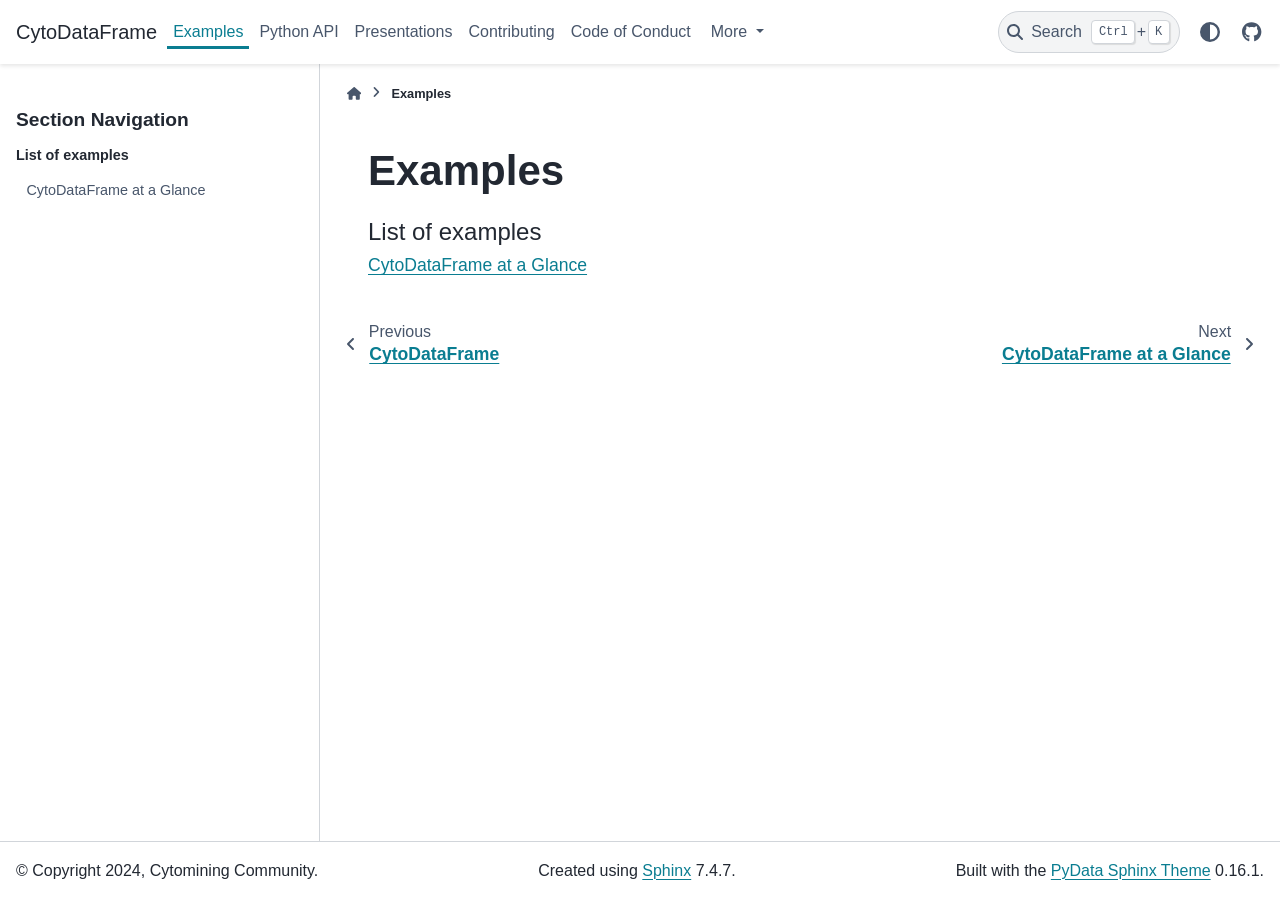
<file: examples.html>
<!DOCTYPE html>


<html lang="en" data-content_root="./" >

  <head>
    <meta charset="utf-8" />
    <meta name="viewport" content="width=device-width, initial-scale=1.0" /><meta name="viewport" content="width=device-width, initial-scale=1" />

    <title>Examples &#8212; CytoDataFrame  documentation</title>
  
  
  
  <script data-cfasync="false">
    document.documentElement.dataset.mode = localStorage.getItem("mode") || "";
    document.documentElement.dataset.theme = localStorage.getItem("theme") || "";
  </script>
  <!--
    this give us a css class that will be invisible only if js is disabled
  -->
  <noscript>
    <style>
      .pst-js-only { display: none !important; }

    </style>
  </noscript>
  
  <!-- Loaded before other Sphinx assets -->
  <link href="_static/styles/theme.css?digest=8878045cc6db502f8baf" rel="stylesheet" />
<link href="_static/styles/pydata-sphinx-theme.css?digest=8878045cc6db502f8baf" rel="stylesheet" />

    <link rel="stylesheet" type="text/css" href="_static/pygments.css?v=a746c00c" />
    <link rel="stylesheet" type="text/css" href="_static/mystnb.4510f1fc1dee50b3e5859aac5469c37c29e427902b24a333a5f9fcb2f0b3ac41.css" />
    <link rel="stylesheet" type="text/css" href="_static/custom.css?v=76a74e97" />
  
  <!-- So that users can add custom icons -->
  <script src="_static/scripts/fontawesome.js?digest=8878045cc6db502f8baf"></script>
  <!-- Pre-loaded scripts that we'll load fully later -->
  <link rel="preload" as="script" href="_static/scripts/bootstrap.js?digest=8878045cc6db502f8baf" />
<link rel="preload" as="script" href="_static/scripts/pydata-sphinx-theme.js?digest=8878045cc6db502f8baf" />

    <script src="_static/documentation_options.js?v=5929fcd5"></script>
    <script src="_static/doctools.js?v=9a2dae69"></script>
    <script src="_static/sphinx_highlight.js?v=dc90522c"></script>
    <script>DOCUMENTATION_OPTIONS.pagename = 'examples';</script>
    <link rel="index" title="Index" href="genindex.html" />
    <link rel="search" title="Search" href="search.html" />
    <link rel="next" title="CytoDataFrame at a Glance" href="examples/cytodataframe_at_a_glance.html" />
    <link rel="prev" title="CytoDataFrame" href="index.html" />
  <meta name="viewport" content="width=device-width, initial-scale=1"/>
  <meta name="docsearch:language" content="en"/>
  <meta name="docsearch:version" content="" />
  </head>
  
  
  <body data-bs-spy="scroll" data-bs-target=".bd-toc-nav" data-offset="180" data-bs-root-margin="0px 0px -60%" data-default-mode="">

  
  
  <div id="pst-skip-link" class="skip-link d-print-none"><a href="#main-content">Skip to main content</a></div>
  
  <div id="pst-scroll-pixel-helper"></div>
  
  <button type="button" class="btn rounded-pill" id="pst-back-to-top">
    <i class="fa-solid fa-arrow-up"></i>Back to top</button>

  
  <dialog id="pst-search-dialog">
    
<form class="bd-search d-flex align-items-center"
      action="search.html"
      method="get">
  <i class="fa-solid fa-magnifying-glass"></i>
  <input type="search"
         class="form-control"
         name="q"
         placeholder="Search the docs ..."
         aria-label="Search the docs ..."
         autocomplete="off"
         autocorrect="off"
         autocapitalize="off"
         spellcheck="false"/>
  <span class="search-button__kbd-shortcut"><kbd class="kbd-shortcut__modifier">Ctrl</kbd>+<kbd>K</kbd></span>
</form>
  </dialog>

  <div class="pst-async-banner-revealer d-none">
  <aside id="bd-header-version-warning" class="d-none d-print-none" aria-label="Version warning"></aside>
</div>

  
    <header class="bd-header navbar navbar-expand-lg bd-navbar d-print-none">
<div class="bd-header__inner bd-page-width">
  <button class="pst-navbar-icon sidebar-toggle primary-toggle" aria-label="Site navigation">
    <span class="fa-solid fa-bars"></span>
  </button>
  
  
  <div class=" navbar-header-items__start">
    
      <div class="navbar-item">

  
    
  

<a class="navbar-brand logo" href="index.html">
  
  
  
  
  
  
    <p class="title logo__title">CytoDataFrame</p>
  
</a></div>
    
  </div>
  
  <div class=" navbar-header-items">
    
    <div class="me-auto navbar-header-items__center">
      
        <div class="navbar-item">
<nav>
  <ul class="bd-navbar-elements navbar-nav">
    
<li class="nav-item current active">
  <a class="nav-link nav-internal" href="#">
    Examples
  </a>
</li>


<li class="nav-item ">
  <a class="nav-link nav-internal" href="python-api.html">
    Python API
  </a>
</li>


<li class="nav-item ">
  <a class="nav-link nav-internal" href="presentations.html">
    Presentations
  </a>
</li>


<li class="nav-item ">
  <a class="nav-link nav-internal" href="contributing.html">
    Contributing
  </a>
</li>


<li class="nav-item ">
  <a class="nav-link nav-internal" href="code_of_conduct.html">
    Code of Conduct
  </a>
</li>

            <li class="nav-item dropdown">
                <button class="btn dropdown-toggle nav-item" type="button"
                data-bs-toggle="dropdown" aria-expanded="false"
                aria-controls="pst-nav-more-links">
                    More
                </button>
                <ul id="pst-nav-more-links" class="dropdown-menu">
                    
<li class=" ">
  <a class="nav-link dropdown-item nav-external" href="https://github.com/cytomining/coSMicQC">
    coSMicQC
  </a>
</li>

                </ul>
            </li>
            
  </ul>
</nav></div>
      
    </div>
    
    
    <div class="navbar-header-items__end">
      
        <div class="navbar-item navbar-persistent--container">
          

<button class="btn search-button-field search-button__button pst-js-only" title="Search" aria-label="Search" data-bs-placement="bottom" data-bs-toggle="tooltip">
 <i class="fa-solid fa-magnifying-glass"></i>
 <span class="search-button__default-text">Search</span>
 <span class="search-button__kbd-shortcut"><kbd class="kbd-shortcut__modifier">Ctrl</kbd>+<kbd class="kbd-shortcut__modifier">K</kbd></span>
</button>
        </div>
      
      
        <div class="navbar-item">

<button class="btn btn-sm nav-link pst-navbar-icon theme-switch-button pst-js-only" aria-label="Color mode" data-bs-title="Color mode"  data-bs-placement="bottom" data-bs-toggle="tooltip">
  <i class="theme-switch fa-solid fa-sun                fa-lg" data-mode="light" title="Light"></i>
  <i class="theme-switch fa-solid fa-moon               fa-lg" data-mode="dark"  title="Dark"></i>
  <i class="theme-switch fa-solid fa-circle-half-stroke fa-lg" data-mode="auto"  title="System Settings"></i>
</button></div>
      
        <div class="navbar-item"><ul class="navbar-icon-links"
    aria-label="Icon Links">
        <li class="nav-item">
          
          
          
          
          
          
          
          
          <a href="https://github.com/cytomining/CytoDataFrame" title="GitHub" class="nav-link pst-navbar-icon" rel="noopener" target="_blank" data-bs-toggle="tooltip" data-bs-placement="bottom"><i class="fa-brands fa-github fa-lg" aria-hidden="true"></i>
            <span class="sr-only">GitHub</span></a>
        </li>
</ul></div>
      
    </div>
    
  </div>
  
  
    <div class="navbar-persistent--mobile">

<button class="btn search-button-field search-button__button pst-js-only" title="Search" aria-label="Search" data-bs-placement="bottom" data-bs-toggle="tooltip">
 <i class="fa-solid fa-magnifying-glass"></i>
 <span class="search-button__default-text">Search</span>
 <span class="search-button__kbd-shortcut"><kbd class="kbd-shortcut__modifier">Ctrl</kbd>+<kbd class="kbd-shortcut__modifier">K</kbd></span>
</button>
    </div>
  

  
</div>

    </header>
  

  <div class="bd-container">
    <div class="bd-container__inner bd-page-width">
      
      
      
      <dialog id="pst-primary-sidebar-modal"></dialog>
      <div id="pst-primary-sidebar" class="bd-sidebar-primary bd-sidebar">
        

  
  <div class="sidebar-header-items sidebar-primary__section">
    
    
      <div class="sidebar-header-items__center">
        
          
          
            <div class="navbar-item">
<nav>
  <ul class="bd-navbar-elements navbar-nav">
    
<li class="nav-item current active">
  <a class="nav-link nav-internal" href="#">
    Examples
  </a>
</li>


<li class="nav-item ">
  <a class="nav-link nav-internal" href="python-api.html">
    Python API
  </a>
</li>


<li class="nav-item ">
  <a class="nav-link nav-internal" href="presentations.html">
    Presentations
  </a>
</li>


<li class="nav-item ">
  <a class="nav-link nav-internal" href="contributing.html">
    Contributing
  </a>
</li>


<li class="nav-item ">
  <a class="nav-link nav-internal" href="code_of_conduct.html">
    Code of Conduct
  </a>
</li>


<li class="nav-item ">
  <a class="nav-link nav-external" href="https://github.com/cytomining/coSMicQC">
    coSMicQC
  </a>
</li>

  </ul>
</nav></div>
          
        
      </div>
    
    
    
      <div class="sidebar-header-items__end">
        
          <div class="navbar-item">

<button class="btn btn-sm nav-link pst-navbar-icon theme-switch-button pst-js-only" aria-label="Color mode" data-bs-title="Color mode"  data-bs-placement="bottom" data-bs-toggle="tooltip">
  <i class="theme-switch fa-solid fa-sun                fa-lg" data-mode="light" title="Light"></i>
  <i class="theme-switch fa-solid fa-moon               fa-lg" data-mode="dark"  title="Dark"></i>
  <i class="theme-switch fa-solid fa-circle-half-stroke fa-lg" data-mode="auto"  title="System Settings"></i>
</button></div>
        
          <div class="navbar-item"><ul class="navbar-icon-links"
    aria-label="Icon Links">
        <li class="nav-item">
          
          
          
          
          
          
          
          
          <a href="https://github.com/cytomining/CytoDataFrame" title="GitHub" class="nav-link pst-navbar-icon" rel="noopener" target="_blank" data-bs-toggle="tooltip" data-bs-placement="bottom"><i class="fa-brands fa-github fa-lg" aria-hidden="true"></i>
            <span class="sr-only">GitHub</span></a>
        </li>
</ul></div>
        
      </div>
    
  </div>
  
    <div class="sidebar-primary-items__start sidebar-primary__section">
        <div class="sidebar-primary-item">
<nav class="bd-docs-nav bd-links"
     aria-label="Section Navigation">
  <p class="bd-links__title" role="heading" aria-level="1">Section Navigation</p>
  <div class="bd-toc-item navbar-nav"><p aria-level="2" class="caption" role="heading"><span class="caption-text">List of examples</span></p>
<ul class="nav bd-sidenav">
<li class="toctree-l1"><a class="reference internal" href="examples/cytodataframe_at_a_glance.html">CytoDataFrame at a Glance</a></li>
</ul>
</div>
</nav></div>
    </div>
  
  
  <div class="sidebar-primary-items__end sidebar-primary__section">
      <div class="sidebar-primary-item">
<div id="ethical-ad-placement"
      class="flat"
      data-ea-publisher="readthedocs"
      data-ea-type="readthedocs-sidebar"
      data-ea-manual="true">
</div></div>
  </div>


      </div>
      
      <main id="main-content" class="bd-main" role="main">
        
        
          <div class="bd-content">
            <div class="bd-article-container">
              
              <div class="bd-header-article d-print-none">
<div class="header-article-items header-article__inner">
  
    <div class="header-article-items__start">
      
        <div class="header-article-item">

<nav aria-label="Breadcrumb" class="d-print-none">
  <ul class="bd-breadcrumbs">
    
    <li class="breadcrumb-item breadcrumb-home">
      <a href="index.html" class="nav-link" aria-label="Home">
        <i class="fa-solid fa-home"></i>
      </a>
    </li>
    <li class="breadcrumb-item active" aria-current="page"><span class="ellipsis">Examples</span></li>
  </ul>
</nav>
</div>
      
    </div>
  
  
</div>
</div>
              
              
              
                
<div id="searchbox"></div>
                <article class="bd-article">
                  
  <section id="examples">
<h1>Examples<a class="headerlink" href="#examples" title="Link to this heading">#</a></h1>
<div class="toctree-wrapper compound">
<p aria-level="2" class="caption" role="heading"><span class="caption-text">List of examples</span></p>
<ul>
<li class="toctree-l1"><a class="reference internal" href="examples/cytodataframe_at_a_glance.html">CytoDataFrame at a Glance</a></li>
</ul>
</div>
</section>


                </article>
              
              
              
              
              
                <footer class="prev-next-footer d-print-none">
                  
<div class="prev-next-area">
    <a class="left-prev"
       href="index.html"
       title="previous page">
      <i class="fa-solid fa-angle-left"></i>
      <div class="prev-next-info">
        <p class="prev-next-subtitle">previous</p>
        <p class="prev-next-title">CytoDataFrame</p>
      </div>
    </a>
    <a class="right-next"
       href="examples/cytodataframe_at_a_glance.html"
       title="next page">
      <div class="prev-next-info">
        <p class="prev-next-subtitle">next</p>
        <p class="prev-next-title">CytoDataFrame at a Glance</p>
      </div>
      <i class="fa-solid fa-angle-right"></i>
    </a>
</div>
                </footer>
              
            </div>
            
            
              
            
          </div>
          <footer class="bd-footer-content">
            
          </footer>
        
      </main>
    </div>
  </div>
  
  <!-- Scripts loaded after <body> so the DOM is not blocked -->
  <script defer src="_static/scripts/bootstrap.js?digest=8878045cc6db502f8baf"></script>
<script defer src="_static/scripts/pydata-sphinx-theme.js?digest=8878045cc6db502f8baf"></script>

  <footer class="bd-footer">
<div class="bd-footer__inner bd-page-width">
  
    <div class="footer-items__start">
      
        <div class="footer-item">

  <p class="copyright">
    
      © Copyright 2024, Cytomining Community.
      <br/>
    
  </p>
</div>
      
    </div>
  
  
    <div class="footer-items__center">
      
        <div class="footer-item">

  <p class="sphinx-version">
    Created using <a href="https://www.sphinx-doc.org/">Sphinx</a> 7.4.7.
    <br/>
  </p>
</div>
      
    </div>
  
  
    <div class="footer-items__end">
      
        <div class="footer-item">
<p class="theme-version">
  <!-- # L10n: Setting the PST URL as an argument as this does not need to be localized -->
  Built with the <a href="https://pydata-sphinx-theme.readthedocs.io/en/stable/index.html">PyData Sphinx Theme</a> 0.16.1.
</p></div>
      
    </div>
  
</div>

  </footer>
  </body>
</html>
</file>
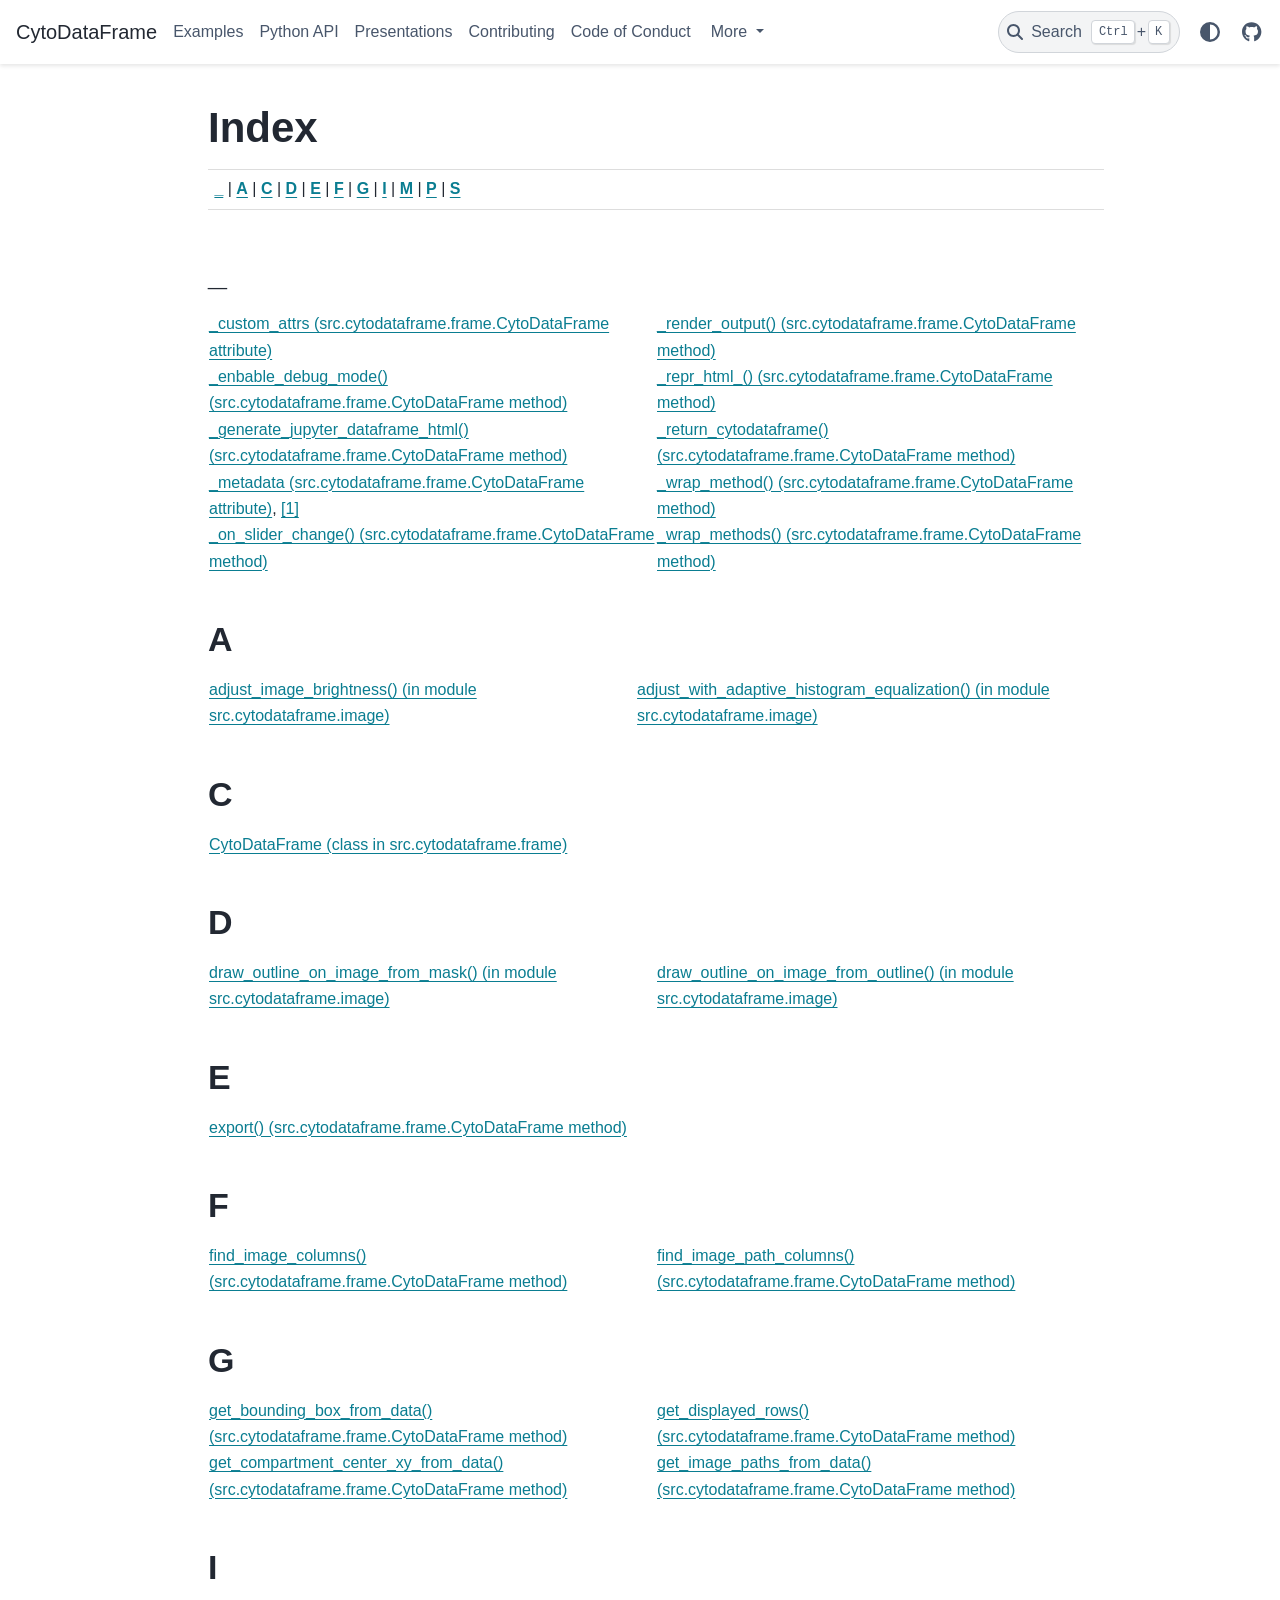
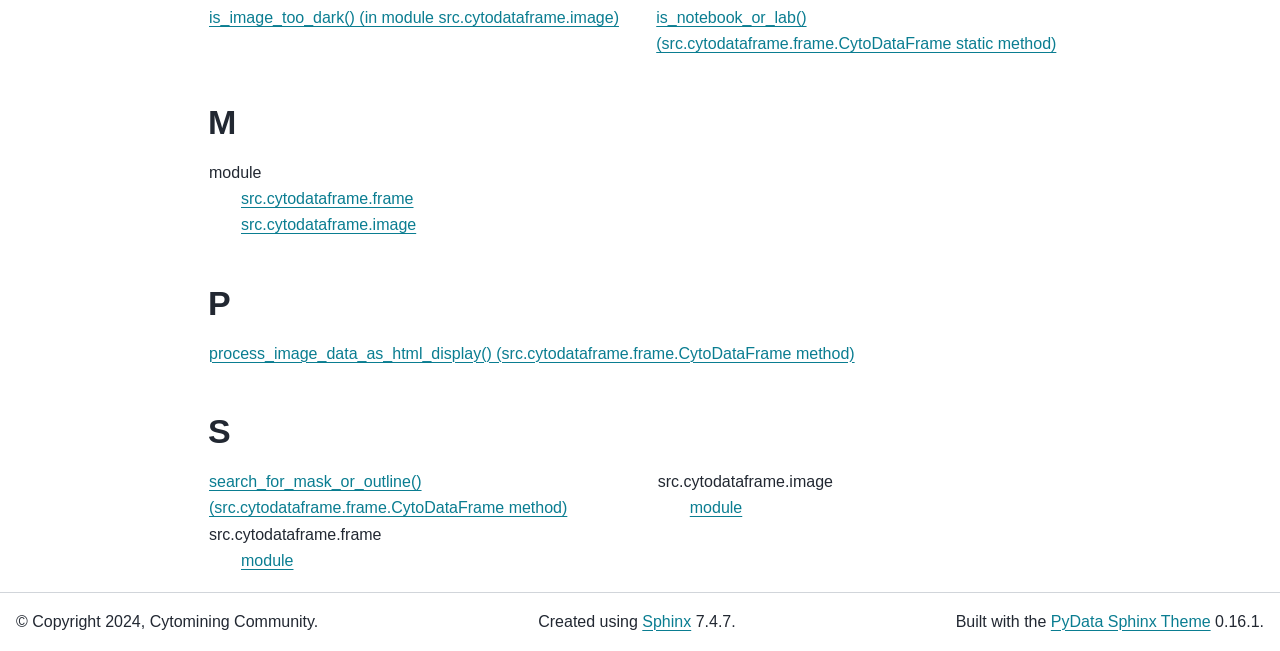
<file: genindex.html>
<!DOCTYPE html>


<html lang="en" data-content_root="./" >

  <head>
    <meta charset="utf-8" />
    <meta name="viewport" content="width=device-width, initial-scale=1.0" />
    <title>Index &#8212; CytoDataFrame  documentation</title>
  
  
  
  <script data-cfasync="false">
    document.documentElement.dataset.mode = localStorage.getItem("mode") || "";
    document.documentElement.dataset.theme = localStorage.getItem("theme") || "";
  </script>
  <!--
    this give us a css class that will be invisible only if js is disabled
  -->
  <noscript>
    <style>
      .pst-js-only { display: none !important; }

    </style>
  </noscript>
  
  <!-- Loaded before other Sphinx assets -->
  <link href="_static/styles/theme.css?digest=8878045cc6db502f8baf" rel="stylesheet" />
<link href="_static/styles/pydata-sphinx-theme.css?digest=8878045cc6db502f8baf" rel="stylesheet" />

    <link rel="stylesheet" type="text/css" href="_static/pygments.css?v=a746c00c" />
    <link rel="stylesheet" type="text/css" href="_static/mystnb.4510f1fc1dee50b3e5859aac5469c37c29e427902b24a333a5f9fcb2f0b3ac41.css" />
    <link rel="stylesheet" type="text/css" href="_static/custom.css?v=76a74e97" />
  
  <!-- So that users can add custom icons -->
  <script src="_static/scripts/fontawesome.js?digest=8878045cc6db502f8baf"></script>
  <!-- Pre-loaded scripts that we'll load fully later -->
  <link rel="preload" as="script" href="_static/scripts/bootstrap.js?digest=8878045cc6db502f8baf" />
<link rel="preload" as="script" href="_static/scripts/pydata-sphinx-theme.js?digest=8878045cc6db502f8baf" />

    <script src="_static/documentation_options.js?v=5929fcd5"></script>
    <script src="_static/doctools.js?v=9a2dae69"></script>
    <script src="_static/sphinx_highlight.js?v=dc90522c"></script>
    <script>DOCUMENTATION_OPTIONS.pagename = 'genindex';</script>
    <link rel="index" title="Index" href="#" />
    <link rel="search" title="Search" href="search.html" />
  <meta name="viewport" content="width=device-width, initial-scale=1"/>
  <meta name="docsearch:language" content="en"/>
  <meta name="docsearch:version" content="" />
  </head>
  
  
  <body data-bs-spy="scroll" data-bs-target=".bd-toc-nav" data-offset="180" data-bs-root-margin="0px 0px -60%" data-default-mode="">

  
  
  <div id="pst-skip-link" class="skip-link d-print-none"><a href="#main-content">Skip to main content</a></div>
  
  <div id="pst-scroll-pixel-helper"></div>
  
  <button type="button" class="btn rounded-pill" id="pst-back-to-top">
    <i class="fa-solid fa-arrow-up"></i>Back to top</button>

  
  <dialog id="pst-search-dialog">
    
<form class="bd-search d-flex align-items-center"
      action="search.html"
      method="get">
  <i class="fa-solid fa-magnifying-glass"></i>
  <input type="search"
         class="form-control"
         name="q"
         placeholder="Search the docs ..."
         aria-label="Search the docs ..."
         autocomplete="off"
         autocorrect="off"
         autocapitalize="off"
         spellcheck="false"/>
  <span class="search-button__kbd-shortcut"><kbd class="kbd-shortcut__modifier">Ctrl</kbd>+<kbd>K</kbd></span>
</form>
  </dialog>

  <div class="pst-async-banner-revealer d-none">
  <aside id="bd-header-version-warning" class="d-none d-print-none" aria-label="Version warning"></aside>
</div>

  
    <header class="bd-header navbar navbar-expand-lg bd-navbar d-print-none">
<div class="bd-header__inner bd-page-width">
  <button class="pst-navbar-icon sidebar-toggle primary-toggle" aria-label="Site navigation">
    <span class="fa-solid fa-bars"></span>
  </button>
  
  
  <div class=" navbar-header-items__start">
    
      <div class="navbar-item">

  
    
  

<a class="navbar-brand logo" href="index.html">
  
  
  
  
  
  
    <p class="title logo__title">CytoDataFrame</p>
  
</a></div>
    
  </div>
  
  <div class=" navbar-header-items">
    
    <div class="me-auto navbar-header-items__center">
      
        <div class="navbar-item">
<nav>
  <ul class="bd-navbar-elements navbar-nav">
    
<li class="nav-item ">
  <a class="nav-link nav-internal" href="examples.html">
    Examples
  </a>
</li>


<li class="nav-item ">
  <a class="nav-link nav-internal" href="python-api.html">
    Python API
  </a>
</li>


<li class="nav-item ">
  <a class="nav-link nav-internal" href="presentations.html">
    Presentations
  </a>
</li>


<li class="nav-item ">
  <a class="nav-link nav-internal" href="contributing.html">
    Contributing
  </a>
</li>


<li class="nav-item ">
  <a class="nav-link nav-internal" href="code_of_conduct.html">
    Code of Conduct
  </a>
</li>

            <li class="nav-item dropdown">
                <button class="btn dropdown-toggle nav-item" type="button"
                data-bs-toggle="dropdown" aria-expanded="false"
                aria-controls="pst-nav-more-links">
                    More
                </button>
                <ul id="pst-nav-more-links" class="dropdown-menu">
                    
<li class=" ">
  <a class="nav-link dropdown-item nav-external" href="https://github.com/cytomining/coSMicQC">
    coSMicQC
  </a>
</li>

                </ul>
            </li>
            
  </ul>
</nav></div>
      
    </div>
    
    
    <div class="navbar-header-items__end">
      
        <div class="navbar-item navbar-persistent--container">
          

<button class="btn search-button-field search-button__button pst-js-only" title="Search" aria-label="Search" data-bs-placement="bottom" data-bs-toggle="tooltip">
 <i class="fa-solid fa-magnifying-glass"></i>
 <span class="search-button__default-text">Search</span>
 <span class="search-button__kbd-shortcut"><kbd class="kbd-shortcut__modifier">Ctrl</kbd>+<kbd class="kbd-shortcut__modifier">K</kbd></span>
</button>
        </div>
      
      
        <div class="navbar-item">

<button class="btn btn-sm nav-link pst-navbar-icon theme-switch-button pst-js-only" aria-label="Color mode" data-bs-title="Color mode"  data-bs-placement="bottom" data-bs-toggle="tooltip">
  <i class="theme-switch fa-solid fa-sun                fa-lg" data-mode="light" title="Light"></i>
  <i class="theme-switch fa-solid fa-moon               fa-lg" data-mode="dark"  title="Dark"></i>
  <i class="theme-switch fa-solid fa-circle-half-stroke fa-lg" data-mode="auto"  title="System Settings"></i>
</button></div>
      
        <div class="navbar-item"><ul class="navbar-icon-links"
    aria-label="Icon Links">
        <li class="nav-item">
          
          
          
          
          
          
          
          
          <a href="https://github.com/cytomining/CytoDataFrame" title="GitHub" class="nav-link pst-navbar-icon" rel="noopener" target="_blank" data-bs-toggle="tooltip" data-bs-placement="bottom"><i class="fa-brands fa-github fa-lg" aria-hidden="true"></i>
            <span class="sr-only">GitHub</span></a>
        </li>
</ul></div>
      
    </div>
    
  </div>
  
  
    <div class="navbar-persistent--mobile">

<button class="btn search-button-field search-button__button pst-js-only" title="Search" aria-label="Search" data-bs-placement="bottom" data-bs-toggle="tooltip">
 <i class="fa-solid fa-magnifying-glass"></i>
 <span class="search-button__default-text">Search</span>
 <span class="search-button__kbd-shortcut"><kbd class="kbd-shortcut__modifier">Ctrl</kbd>+<kbd class="kbd-shortcut__modifier">K</kbd></span>
</button>
    </div>
  

  
</div>

    </header>
  

  <div class="bd-container">
    <div class="bd-container__inner bd-page-width">
      
      
      
        
      
      <dialog id="pst-primary-sidebar-modal"></dialog>
      <div id="pst-primary-sidebar" class="bd-sidebar-primary bd-sidebar hide-on-wide">
        

  
  <div class="sidebar-header-items sidebar-primary__section">
    
    
      <div class="sidebar-header-items__center">
        
          
          
            <div class="navbar-item">
<nav>
  <ul class="bd-navbar-elements navbar-nav">
    
<li class="nav-item ">
  <a class="nav-link nav-internal" href="examples.html">
    Examples
  </a>
</li>


<li class="nav-item ">
  <a class="nav-link nav-internal" href="python-api.html">
    Python API
  </a>
</li>


<li class="nav-item ">
  <a class="nav-link nav-internal" href="presentations.html">
    Presentations
  </a>
</li>


<li class="nav-item ">
  <a class="nav-link nav-internal" href="contributing.html">
    Contributing
  </a>
</li>


<li class="nav-item ">
  <a class="nav-link nav-internal" href="code_of_conduct.html">
    Code of Conduct
  </a>
</li>


<li class="nav-item ">
  <a class="nav-link nav-external" href="https://github.com/cytomining/coSMicQC">
    coSMicQC
  </a>
</li>

  </ul>
</nav></div>
          
        
      </div>
    
    
    
      <div class="sidebar-header-items__end">
        
          <div class="navbar-item">

<button class="btn btn-sm nav-link pst-navbar-icon theme-switch-button pst-js-only" aria-label="Color mode" data-bs-title="Color mode"  data-bs-placement="bottom" data-bs-toggle="tooltip">
  <i class="theme-switch fa-solid fa-sun                fa-lg" data-mode="light" title="Light"></i>
  <i class="theme-switch fa-solid fa-moon               fa-lg" data-mode="dark"  title="Dark"></i>
  <i class="theme-switch fa-solid fa-circle-half-stroke fa-lg" data-mode="auto"  title="System Settings"></i>
</button></div>
        
          <div class="navbar-item"><ul class="navbar-icon-links"
    aria-label="Icon Links">
        <li class="nav-item">
          
          
          
          
          
          
          
          
          <a href="https://github.com/cytomining/CytoDataFrame" title="GitHub" class="nav-link pst-navbar-icon" rel="noopener" target="_blank" data-bs-toggle="tooltip" data-bs-placement="bottom"><i class="fa-brands fa-github fa-lg" aria-hidden="true"></i>
            <span class="sr-only">GitHub</span></a>
        </li>
</ul></div>
        
      </div>
    
  </div>
  
  
  <div class="sidebar-primary-items__end sidebar-primary__section">
      <div class="sidebar-primary-item">
<div id="ethical-ad-placement"
      class="flat"
      data-ea-publisher="readthedocs"
      data-ea-type="readthedocs-sidebar"
      data-ea-manual="true">
</div></div>
  </div>


      </div>
      
      <main id="main-content" class="bd-main" role="main">
        
        
          <div class="bd-content">
            <div class="bd-article-container">
              
              <div class="bd-header-article d-print-none"></div>
              
              
              
                
<div id="searchbox"></div>
                <article class="bd-article">
                  

<h1 id="index">Index</h1>

<div class="genindex-jumpbox">
 <a href="#_"><strong>_</strong></a>
 | <a href="#A"><strong>A</strong></a>
 | <a href="#C"><strong>C</strong></a>
 | <a href="#D"><strong>D</strong></a>
 | <a href="#E"><strong>E</strong></a>
 | <a href="#F"><strong>F</strong></a>
 | <a href="#G"><strong>G</strong></a>
 | <a href="#I"><strong>I</strong></a>
 | <a href="#M"><strong>M</strong></a>
 | <a href="#P"><strong>P</strong></a>
 | <a href="#S"><strong>S</strong></a>
 
</div>
<h2 id="_">_</h2>
<table style="width: 100%" class="indextable genindextable"><tr>
  <td style="width: 33%; vertical-align: top;"><ul>
      <li><a href="python-api.html#src.cytodataframe.frame.CytoDataFrame._custom_attrs">_custom_attrs (src.cytodataframe.frame.CytoDataFrame attribute)</a>
</li>
      <li><a href="python-api.html#src.cytodataframe.frame.CytoDataFrame._enbable_debug_mode">_enbable_debug_mode() (src.cytodataframe.frame.CytoDataFrame method)</a>
</li>
      <li><a href="python-api.html#src.cytodataframe.frame.CytoDataFrame._generate_jupyter_dataframe_html">_generate_jupyter_dataframe_html() (src.cytodataframe.frame.CytoDataFrame method)</a>
</li>
      <li><a href="python-api.html#id0">_metadata (src.cytodataframe.frame.CytoDataFrame attribute)</a>, <a href="python-api.html#src.cytodataframe.frame.CytoDataFrame._metadata">[1]</a>
</li>
      <li><a href="python-api.html#src.cytodataframe.frame.CytoDataFrame._on_slider_change">_on_slider_change() (src.cytodataframe.frame.CytoDataFrame method)</a>
</li>
  </ul></td>
  <td style="width: 33%; vertical-align: top;"><ul>
      <li><a href="python-api.html#src.cytodataframe.frame.CytoDataFrame._render_output">_render_output() (src.cytodataframe.frame.CytoDataFrame method)</a>
</li>
      <li><a href="python-api.html#src.cytodataframe.frame.CytoDataFrame._repr_html_">_repr_html_() (src.cytodataframe.frame.CytoDataFrame method)</a>
</li>
      <li><a href="python-api.html#src.cytodataframe.frame.CytoDataFrame._return_cytodataframe">_return_cytodataframe() (src.cytodataframe.frame.CytoDataFrame method)</a>
</li>
      <li><a href="python-api.html#src.cytodataframe.frame.CytoDataFrame._wrap_method">_wrap_method() (src.cytodataframe.frame.CytoDataFrame method)</a>
</li>
      <li><a href="python-api.html#src.cytodataframe.frame.CytoDataFrame._wrap_methods">_wrap_methods() (src.cytodataframe.frame.CytoDataFrame method)</a>
</li>
  </ul></td>
</tr></table>

<h2 id="A">A</h2>
<table style="width: 100%" class="indextable genindextable"><tr>
  <td style="width: 33%; vertical-align: top;"><ul>
      <li><a href="python-api.html#src.cytodataframe.image.adjust_image_brightness">adjust_image_brightness() (in module src.cytodataframe.image)</a>
</li>
  </ul></td>
  <td style="width: 33%; vertical-align: top;"><ul>
      <li><a href="python-api.html#src.cytodataframe.image.adjust_with_adaptive_histogram_equalization">adjust_with_adaptive_histogram_equalization() (in module src.cytodataframe.image)</a>
</li>
  </ul></td>
</tr></table>

<h2 id="C">C</h2>
<table style="width: 100%" class="indextable genindextable"><tr>
  <td style="width: 33%; vertical-align: top;"><ul>
      <li><a href="python-api.html#src.cytodataframe.frame.CytoDataFrame">CytoDataFrame (class in src.cytodataframe.frame)</a>
</li>
  </ul></td>
</tr></table>

<h2 id="D">D</h2>
<table style="width: 100%" class="indextable genindextable"><tr>
  <td style="width: 33%; vertical-align: top;"><ul>
      <li><a href="python-api.html#src.cytodataframe.image.draw_outline_on_image_from_mask">draw_outline_on_image_from_mask() (in module src.cytodataframe.image)</a>
</li>
  </ul></td>
  <td style="width: 33%; vertical-align: top;"><ul>
      <li><a href="python-api.html#src.cytodataframe.image.draw_outline_on_image_from_outline">draw_outline_on_image_from_outline() (in module src.cytodataframe.image)</a>
</li>
  </ul></td>
</tr></table>

<h2 id="E">E</h2>
<table style="width: 100%" class="indextable genindextable"><tr>
  <td style="width: 33%; vertical-align: top;"><ul>
      <li><a href="python-api.html#src.cytodataframe.frame.CytoDataFrame.export">export() (src.cytodataframe.frame.CytoDataFrame method)</a>
</li>
  </ul></td>
</tr></table>

<h2 id="F">F</h2>
<table style="width: 100%" class="indextable genindextable"><tr>
  <td style="width: 33%; vertical-align: top;"><ul>
      <li><a href="python-api.html#src.cytodataframe.frame.CytoDataFrame.find_image_columns">find_image_columns() (src.cytodataframe.frame.CytoDataFrame method)</a>
</li>
  </ul></td>
  <td style="width: 33%; vertical-align: top;"><ul>
      <li><a href="python-api.html#src.cytodataframe.frame.CytoDataFrame.find_image_path_columns">find_image_path_columns() (src.cytodataframe.frame.CytoDataFrame method)</a>
</li>
  </ul></td>
</tr></table>

<h2 id="G">G</h2>
<table style="width: 100%" class="indextable genindextable"><tr>
  <td style="width: 33%; vertical-align: top;"><ul>
      <li><a href="python-api.html#src.cytodataframe.frame.CytoDataFrame.get_bounding_box_from_data">get_bounding_box_from_data() (src.cytodataframe.frame.CytoDataFrame method)</a>
</li>
      <li><a href="python-api.html#src.cytodataframe.frame.CytoDataFrame.get_compartment_center_xy_from_data">get_compartment_center_xy_from_data() (src.cytodataframe.frame.CytoDataFrame method)</a>
</li>
  </ul></td>
  <td style="width: 33%; vertical-align: top;"><ul>
      <li><a href="python-api.html#src.cytodataframe.frame.CytoDataFrame.get_displayed_rows">get_displayed_rows() (src.cytodataframe.frame.CytoDataFrame method)</a>
</li>
      <li><a href="python-api.html#src.cytodataframe.frame.CytoDataFrame.get_image_paths_from_data">get_image_paths_from_data() (src.cytodataframe.frame.CytoDataFrame method)</a>
</li>
  </ul></td>
</tr></table>

<h2 id="I">I</h2>
<table style="width: 100%" class="indextable genindextable"><tr>
  <td style="width: 33%; vertical-align: top;"><ul>
      <li><a href="python-api.html#src.cytodataframe.image.is_image_too_dark">is_image_too_dark() (in module src.cytodataframe.image)</a>
</li>
  </ul></td>
  <td style="width: 33%; vertical-align: top;"><ul>
      <li><a href="python-api.html#src.cytodataframe.frame.CytoDataFrame.is_notebook_or_lab">is_notebook_or_lab() (src.cytodataframe.frame.CytoDataFrame static method)</a>
</li>
  </ul></td>
</tr></table>

<h2 id="M">M</h2>
<table style="width: 100%" class="indextable genindextable"><tr>
  <td style="width: 33%; vertical-align: top;"><ul>
      <li>
    module

      <ul>
        <li><a href="python-api.html#module-src.cytodataframe.frame">src.cytodataframe.frame</a>
</li>
        <li><a href="python-api.html#module-src.cytodataframe.image">src.cytodataframe.image</a>
</li>
      </ul></li>
  </ul></td>
</tr></table>

<h2 id="P">P</h2>
<table style="width: 100%" class="indextable genindextable"><tr>
  <td style="width: 33%; vertical-align: top;"><ul>
      <li><a href="python-api.html#src.cytodataframe.frame.CytoDataFrame.process_image_data_as_html_display">process_image_data_as_html_display() (src.cytodataframe.frame.CytoDataFrame method)</a>
</li>
  </ul></td>
</tr></table>

<h2 id="S">S</h2>
<table style="width: 100%" class="indextable genindextable"><tr>
  <td style="width: 33%; vertical-align: top;"><ul>
      <li><a href="python-api.html#src.cytodataframe.frame.CytoDataFrame.search_for_mask_or_outline">search_for_mask_or_outline() (src.cytodataframe.frame.CytoDataFrame method)</a>
</li>
      <li>
    src.cytodataframe.frame

      <ul>
        <li><a href="python-api.html#module-src.cytodataframe.frame">module</a>
</li>
      </ul></li>
  </ul></td>
  <td style="width: 33%; vertical-align: top;"><ul>
      <li>
    src.cytodataframe.image

      <ul>
        <li><a href="python-api.html#module-src.cytodataframe.image">module</a>
</li>
      </ul></li>
  </ul></td>
</tr></table>



                </article>
              
              
              
              
              
                <footer class="prev-next-footer d-print-none">
                  
<div class="prev-next-area">
</div>
                </footer>
              
            </div>
            
            
              
            
          </div>
          <footer class="bd-footer-content">
            
          </footer>
        
      </main>
    </div>
  </div>
  
  <!-- Scripts loaded after <body> so the DOM is not blocked -->
  <script defer src="_static/scripts/bootstrap.js?digest=8878045cc6db502f8baf"></script>
<script defer src="_static/scripts/pydata-sphinx-theme.js?digest=8878045cc6db502f8baf"></script>

  <footer class="bd-footer">
<div class="bd-footer__inner bd-page-width">
  
    <div class="footer-items__start">
      
        <div class="footer-item">

  <p class="copyright">
    
      © Copyright 2024, Cytomining Community.
      <br/>
    
  </p>
</div>
      
    </div>
  
  
    <div class="footer-items__center">
      
        <div class="footer-item">

  <p class="sphinx-version">
    Created using <a href="https://www.sphinx-doc.org/">Sphinx</a> 7.4.7.
    <br/>
  </p>
</div>
      
    </div>
  
  
    <div class="footer-items__end">
      
        <div class="footer-item">
<p class="theme-version">
  <!-- # L10n: Setting the PST URL as an argument as this does not need to be localized -->
  Built with the <a href="https://pydata-sphinx-theme.readthedocs.io/en/stable/index.html">PyData Sphinx Theme</a> 0.16.1.
</p></div>
      
    </div>
  
</div>

  </footer>
  </body>
</html>
</file>
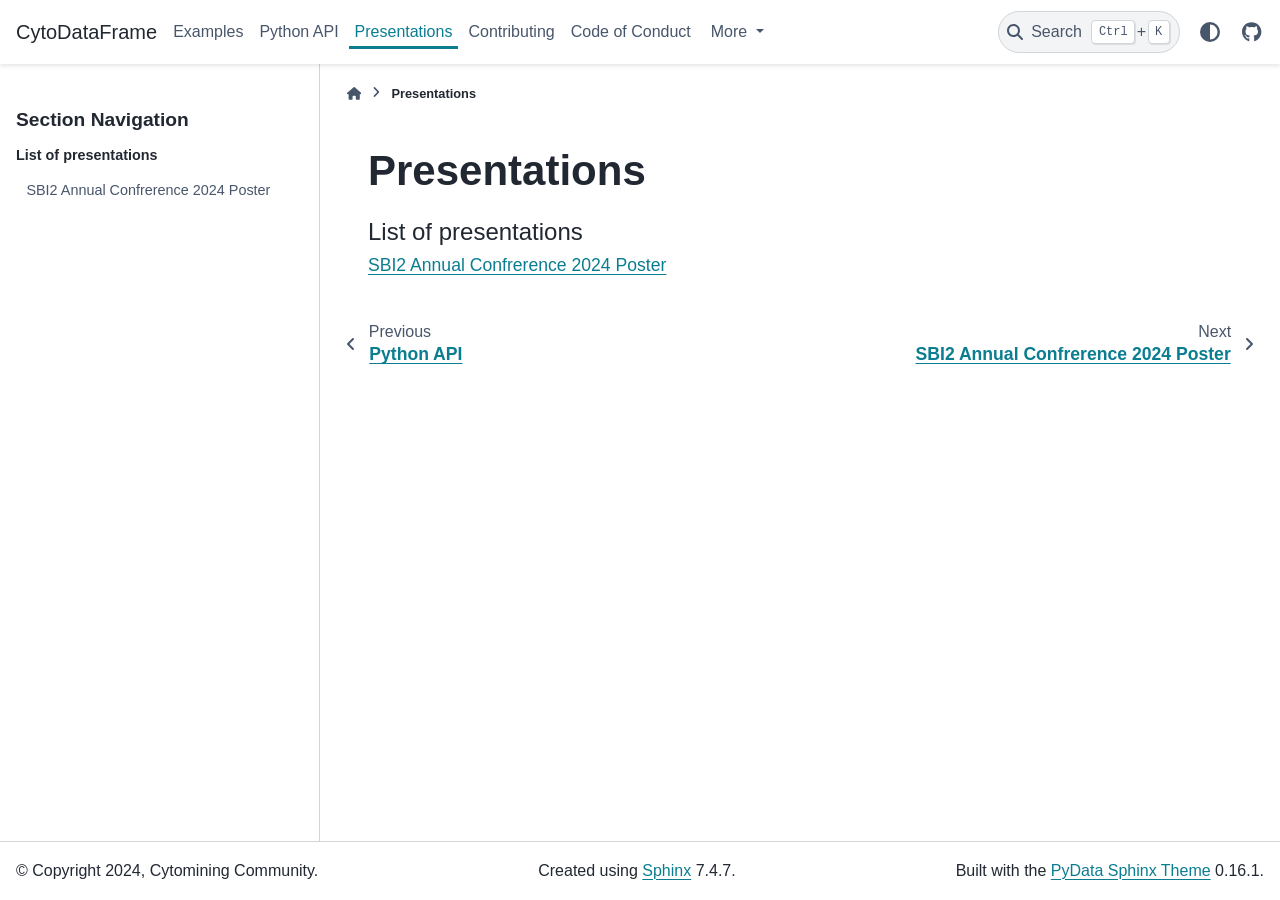
<file: presentations.html>
<!DOCTYPE html>


<html lang="en" data-content_root="./" >

  <head>
    <meta charset="utf-8" />
    <meta name="viewport" content="width=device-width, initial-scale=1.0" /><meta name="viewport" content="width=device-width, initial-scale=1" />

    <title>Presentations &#8212; CytoDataFrame  documentation</title>
  
  
  
  <script data-cfasync="false">
    document.documentElement.dataset.mode = localStorage.getItem("mode") || "";
    document.documentElement.dataset.theme = localStorage.getItem("theme") || "";
  </script>
  <!--
    this give us a css class that will be invisible only if js is disabled
  -->
  <noscript>
    <style>
      .pst-js-only { display: none !important; }

    </style>
  </noscript>
  
  <!-- Loaded before other Sphinx assets -->
  <link href="_static/styles/theme.css?digest=8878045cc6db502f8baf" rel="stylesheet" />
<link href="_static/styles/pydata-sphinx-theme.css?digest=8878045cc6db502f8baf" rel="stylesheet" />

    <link rel="stylesheet" type="text/css" href="_static/pygments.css?v=a746c00c" />
    <link rel="stylesheet" type="text/css" href="_static/mystnb.4510f1fc1dee50b3e5859aac5469c37c29e427902b24a333a5f9fcb2f0b3ac41.css" />
    <link rel="stylesheet" type="text/css" href="_static/custom.css?v=76a74e97" />
  
  <!-- So that users can add custom icons -->
  <script src="_static/scripts/fontawesome.js?digest=8878045cc6db502f8baf"></script>
  <!-- Pre-loaded scripts that we'll load fully later -->
  <link rel="preload" as="script" href="_static/scripts/bootstrap.js?digest=8878045cc6db502f8baf" />
<link rel="preload" as="script" href="_static/scripts/pydata-sphinx-theme.js?digest=8878045cc6db502f8baf" />

    <script src="_static/documentation_options.js?v=5929fcd5"></script>
    <script src="_static/doctools.js?v=9a2dae69"></script>
    <script src="_static/sphinx_highlight.js?v=dc90522c"></script>
    <script>DOCUMENTATION_OPTIONS.pagename = 'presentations';</script>
    <link rel="index" title="Index" href="genindex.html" />
    <link rel="search" title="Search" href="search.html" />
    <link rel="next" title="SBI2 Annual Confrerence 2024 Poster" href="presentations/sbi2-2024.html" />
    <link rel="prev" title="Python API" href="python-api.html" />
  <meta name="viewport" content="width=device-width, initial-scale=1"/>
  <meta name="docsearch:language" content="en"/>
  <meta name="docsearch:version" content="" />
  </head>
  
  
  <body data-bs-spy="scroll" data-bs-target=".bd-toc-nav" data-offset="180" data-bs-root-margin="0px 0px -60%" data-default-mode="">

  
  
  <div id="pst-skip-link" class="skip-link d-print-none"><a href="#main-content">Skip to main content</a></div>
  
  <div id="pst-scroll-pixel-helper"></div>
  
  <button type="button" class="btn rounded-pill" id="pst-back-to-top">
    <i class="fa-solid fa-arrow-up"></i>Back to top</button>

  
  <dialog id="pst-search-dialog">
    
<form class="bd-search d-flex align-items-center"
      action="search.html"
      method="get">
  <i class="fa-solid fa-magnifying-glass"></i>
  <input type="search"
         class="form-control"
         name="q"
         placeholder="Search the docs ..."
         aria-label="Search the docs ..."
         autocomplete="off"
         autocorrect="off"
         autocapitalize="off"
         spellcheck="false"/>
  <span class="search-button__kbd-shortcut"><kbd class="kbd-shortcut__modifier">Ctrl</kbd>+<kbd>K</kbd></span>
</form>
  </dialog>

  <div class="pst-async-banner-revealer d-none">
  <aside id="bd-header-version-warning" class="d-none d-print-none" aria-label="Version warning"></aside>
</div>

  
    <header class="bd-header navbar navbar-expand-lg bd-navbar d-print-none">
<div class="bd-header__inner bd-page-width">
  <button class="pst-navbar-icon sidebar-toggle primary-toggle" aria-label="Site navigation">
    <span class="fa-solid fa-bars"></span>
  </button>
  
  
  <div class=" navbar-header-items__start">
    
      <div class="navbar-item">

  
    
  

<a class="navbar-brand logo" href="index.html">
  
  
  
  
  
  
    <p class="title logo__title">CytoDataFrame</p>
  
</a></div>
    
  </div>
  
  <div class=" navbar-header-items">
    
    <div class="me-auto navbar-header-items__center">
      
        <div class="navbar-item">
<nav>
  <ul class="bd-navbar-elements navbar-nav">
    
<li class="nav-item ">
  <a class="nav-link nav-internal" href="examples.html">
    Examples
  </a>
</li>


<li class="nav-item ">
  <a class="nav-link nav-internal" href="python-api.html">
    Python API
  </a>
</li>


<li class="nav-item current active">
  <a class="nav-link nav-internal" href="#">
    Presentations
  </a>
</li>


<li class="nav-item ">
  <a class="nav-link nav-internal" href="contributing.html">
    Contributing
  </a>
</li>


<li class="nav-item ">
  <a class="nav-link nav-internal" href="code_of_conduct.html">
    Code of Conduct
  </a>
</li>

            <li class="nav-item dropdown">
                <button class="btn dropdown-toggle nav-item" type="button"
                data-bs-toggle="dropdown" aria-expanded="false"
                aria-controls="pst-nav-more-links">
                    More
                </button>
                <ul id="pst-nav-more-links" class="dropdown-menu">
                    
<li class=" ">
  <a class="nav-link dropdown-item nav-external" href="https://github.com/cytomining/coSMicQC">
    coSMicQC
  </a>
</li>

                </ul>
            </li>
            
  </ul>
</nav></div>
      
    </div>
    
    
    <div class="navbar-header-items__end">
      
        <div class="navbar-item navbar-persistent--container">
          

<button class="btn search-button-field search-button__button pst-js-only" title="Search" aria-label="Search" data-bs-placement="bottom" data-bs-toggle="tooltip">
 <i class="fa-solid fa-magnifying-glass"></i>
 <span class="search-button__default-text">Search</span>
 <span class="search-button__kbd-shortcut"><kbd class="kbd-shortcut__modifier">Ctrl</kbd>+<kbd class="kbd-shortcut__modifier">K</kbd></span>
</button>
        </div>
      
      
        <div class="navbar-item">

<button class="btn btn-sm nav-link pst-navbar-icon theme-switch-button pst-js-only" aria-label="Color mode" data-bs-title="Color mode"  data-bs-placement="bottom" data-bs-toggle="tooltip">
  <i class="theme-switch fa-solid fa-sun                fa-lg" data-mode="light" title="Light"></i>
  <i class="theme-switch fa-solid fa-moon               fa-lg" data-mode="dark"  title="Dark"></i>
  <i class="theme-switch fa-solid fa-circle-half-stroke fa-lg" data-mode="auto"  title="System Settings"></i>
</button></div>
      
        <div class="navbar-item"><ul class="navbar-icon-links"
    aria-label="Icon Links">
        <li class="nav-item">
          
          
          
          
          
          
          
          
          <a href="https://github.com/cytomining/CytoDataFrame" title="GitHub" class="nav-link pst-navbar-icon" rel="noopener" target="_blank" data-bs-toggle="tooltip" data-bs-placement="bottom"><i class="fa-brands fa-github fa-lg" aria-hidden="true"></i>
            <span class="sr-only">GitHub</span></a>
        </li>
</ul></div>
      
    </div>
    
  </div>
  
  
    <div class="navbar-persistent--mobile">

<button class="btn search-button-field search-button__button pst-js-only" title="Search" aria-label="Search" data-bs-placement="bottom" data-bs-toggle="tooltip">
 <i class="fa-solid fa-magnifying-glass"></i>
 <span class="search-button__default-text">Search</span>
 <span class="search-button__kbd-shortcut"><kbd class="kbd-shortcut__modifier">Ctrl</kbd>+<kbd class="kbd-shortcut__modifier">K</kbd></span>
</button>
    </div>
  

  
</div>

    </header>
  

  <div class="bd-container">
    <div class="bd-container__inner bd-page-width">
      
      
      
      <dialog id="pst-primary-sidebar-modal"></dialog>
      <div id="pst-primary-sidebar" class="bd-sidebar-primary bd-sidebar">
        

  
  <div class="sidebar-header-items sidebar-primary__section">
    
    
      <div class="sidebar-header-items__center">
        
          
          
            <div class="navbar-item">
<nav>
  <ul class="bd-navbar-elements navbar-nav">
    
<li class="nav-item ">
  <a class="nav-link nav-internal" href="examples.html">
    Examples
  </a>
</li>


<li class="nav-item ">
  <a class="nav-link nav-internal" href="python-api.html">
    Python API
  </a>
</li>


<li class="nav-item current active">
  <a class="nav-link nav-internal" href="#">
    Presentations
  </a>
</li>


<li class="nav-item ">
  <a class="nav-link nav-internal" href="contributing.html">
    Contributing
  </a>
</li>


<li class="nav-item ">
  <a class="nav-link nav-internal" href="code_of_conduct.html">
    Code of Conduct
  </a>
</li>


<li class="nav-item ">
  <a class="nav-link nav-external" href="https://github.com/cytomining/coSMicQC">
    coSMicQC
  </a>
</li>

  </ul>
</nav></div>
          
        
      </div>
    
    
    
      <div class="sidebar-header-items__end">
        
          <div class="navbar-item">

<button class="btn btn-sm nav-link pst-navbar-icon theme-switch-button pst-js-only" aria-label="Color mode" data-bs-title="Color mode"  data-bs-placement="bottom" data-bs-toggle="tooltip">
  <i class="theme-switch fa-solid fa-sun                fa-lg" data-mode="light" title="Light"></i>
  <i class="theme-switch fa-solid fa-moon               fa-lg" data-mode="dark"  title="Dark"></i>
  <i class="theme-switch fa-solid fa-circle-half-stroke fa-lg" data-mode="auto"  title="System Settings"></i>
</button></div>
        
          <div class="navbar-item"><ul class="navbar-icon-links"
    aria-label="Icon Links">
        <li class="nav-item">
          
          
          
          
          
          
          
          
          <a href="https://github.com/cytomining/CytoDataFrame" title="GitHub" class="nav-link pst-navbar-icon" rel="noopener" target="_blank" data-bs-toggle="tooltip" data-bs-placement="bottom"><i class="fa-brands fa-github fa-lg" aria-hidden="true"></i>
            <span class="sr-only">GitHub</span></a>
        </li>
</ul></div>
        
      </div>
    
  </div>
  
    <div class="sidebar-primary-items__start sidebar-primary__section">
        <div class="sidebar-primary-item">
<nav class="bd-docs-nav bd-links"
     aria-label="Section Navigation">
  <p class="bd-links__title" role="heading" aria-level="1">Section Navigation</p>
  <div class="bd-toc-item navbar-nav"><p aria-level="2" class="caption" role="heading"><span class="caption-text">List of presentations</span></p>
<ul class="nav bd-sidenav">
<li class="toctree-l1"><a class="reference internal" href="presentations/sbi2-2024.html">SBI2 Annual Confrerence 2024 Poster</a></li>
</ul>
</div>
</nav></div>
    </div>
  
  
  <div class="sidebar-primary-items__end sidebar-primary__section">
      <div class="sidebar-primary-item">
<div id="ethical-ad-placement"
      class="flat"
      data-ea-publisher="readthedocs"
      data-ea-type="readthedocs-sidebar"
      data-ea-manual="true">
</div></div>
  </div>


      </div>
      
      <main id="main-content" class="bd-main" role="main">
        
        
          <div class="bd-content">
            <div class="bd-article-container">
              
              <div class="bd-header-article d-print-none">
<div class="header-article-items header-article__inner">
  
    <div class="header-article-items__start">
      
        <div class="header-article-item">

<nav aria-label="Breadcrumb" class="d-print-none">
  <ul class="bd-breadcrumbs">
    
    <li class="breadcrumb-item breadcrumb-home">
      <a href="index.html" class="nav-link" aria-label="Home">
        <i class="fa-solid fa-home"></i>
      </a>
    </li>
    <li class="breadcrumb-item active" aria-current="page"><span class="ellipsis">Presentations</span></li>
  </ul>
</nav>
</div>
      
    </div>
  
  
</div>
</div>
              
              
              
                
<div id="searchbox"></div>
                <article class="bd-article">
                  
  <section id="presentations">
<h1>Presentations<a class="headerlink" href="#presentations" title="Link to this heading">#</a></h1>
<div class="toctree-wrapper compound">
<p aria-level="2" class="caption" role="heading"><span class="caption-text">List of presentations</span></p>
<ul>
<li class="toctree-l1"><a class="reference internal" href="presentations/sbi2-2024.html">SBI2 Annual Confrerence 2024 Poster</a></li>
</ul>
</div>
</section>


                </article>
              
              
              
              
              
                <footer class="prev-next-footer d-print-none">
                  
<div class="prev-next-area">
    <a class="left-prev"
       href="python-api.html"
       title="previous page">
      <i class="fa-solid fa-angle-left"></i>
      <div class="prev-next-info">
        <p class="prev-next-subtitle">previous</p>
        <p class="prev-next-title">Python API</p>
      </div>
    </a>
    <a class="right-next"
       href="presentations/sbi2-2024.html"
       title="next page">
      <div class="prev-next-info">
        <p class="prev-next-subtitle">next</p>
        <p class="prev-next-title">SBI2 Annual Confrerence 2024 Poster</p>
      </div>
      <i class="fa-solid fa-angle-right"></i>
    </a>
</div>
                </footer>
              
            </div>
            
            
              
            
          </div>
          <footer class="bd-footer-content">
            
          </footer>
        
      </main>
    </div>
  </div>
  
  <!-- Scripts loaded after <body> so the DOM is not blocked -->
  <script defer src="_static/scripts/bootstrap.js?digest=8878045cc6db502f8baf"></script>
<script defer src="_static/scripts/pydata-sphinx-theme.js?digest=8878045cc6db502f8baf"></script>

  <footer class="bd-footer">
<div class="bd-footer__inner bd-page-width">
  
    <div class="footer-items__start">
      
        <div class="footer-item">

  <p class="copyright">
    
      © Copyright 2024, Cytomining Community.
      <br/>
    
  </p>
</div>
      
    </div>
  
  
    <div class="footer-items__center">
      
        <div class="footer-item">

  <p class="sphinx-version">
    Created using <a href="https://www.sphinx-doc.org/">Sphinx</a> 7.4.7.
    <br/>
  </p>
</div>
      
    </div>
  
  
    <div class="footer-items__end">
      
        <div class="footer-item">
<p class="theme-version">
  <!-- # L10n: Setting the PST URL as an argument as this does not need to be localized -->
  Built with the <a href="https://pydata-sphinx-theme.readthedocs.io/en/stable/index.html">PyData Sphinx Theme</a> 0.16.1.
</p></div>
      
    </div>
  
</div>

  </footer>
  </body>
</html>
</file>
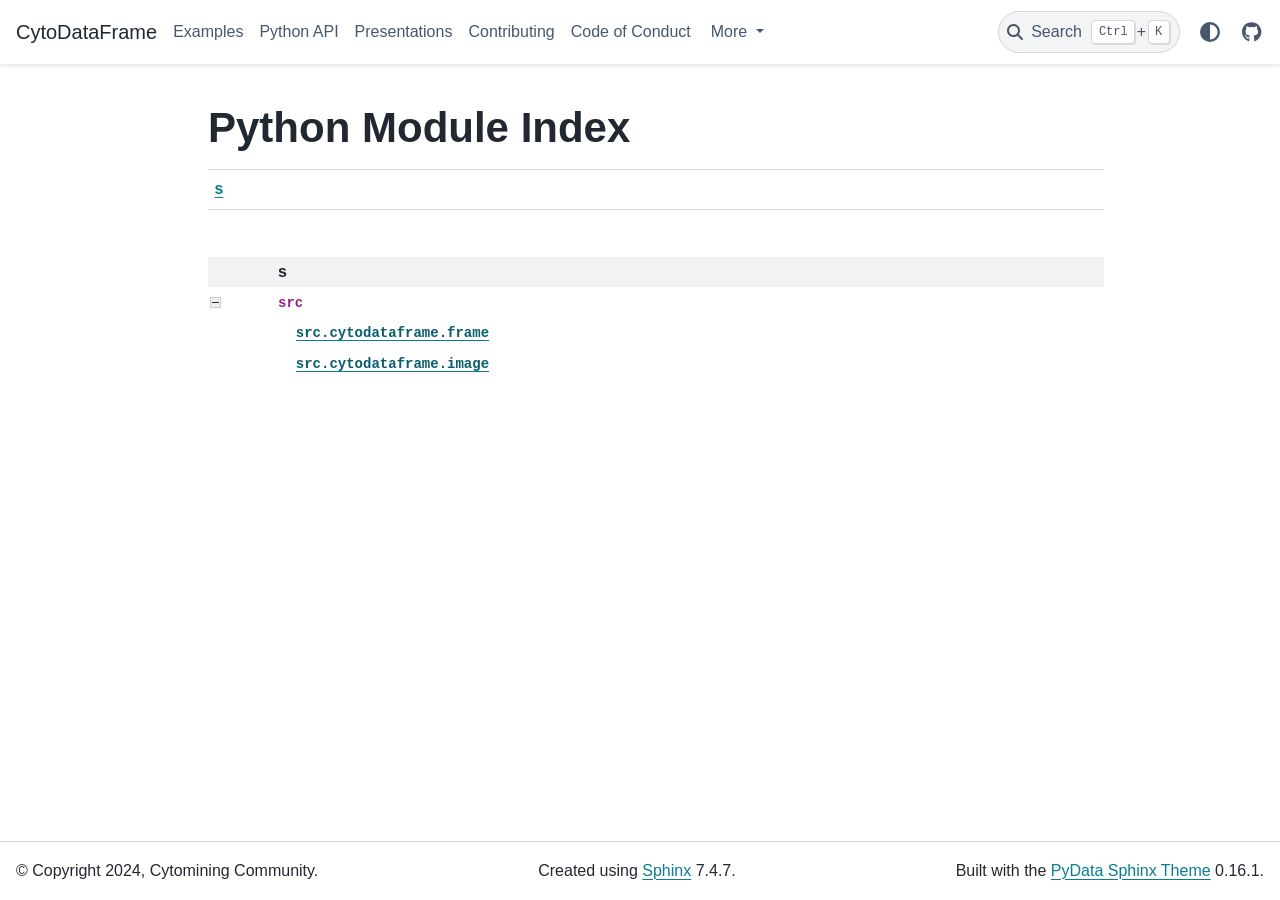
<file: py-modindex.html>
<!DOCTYPE html>


<html lang="en" data-content_root="./" >

  <head>
    <meta charset="utf-8" />
    <meta name="viewport" content="width=device-width, initial-scale=1.0" />
    <title>Python Module Index &#8212; CytoDataFrame  documentation</title>
  
  
  
  <script data-cfasync="false">
    document.documentElement.dataset.mode = localStorage.getItem("mode") || "";
    document.documentElement.dataset.theme = localStorage.getItem("theme") || "";
  </script>
  <!--
    this give us a css class that will be invisible only if js is disabled
  -->
  <noscript>
    <style>
      .pst-js-only { display: none !important; }

    </style>
  </noscript>
  
  <!-- Loaded before other Sphinx assets -->
  <link href="_static/styles/theme.css?digest=8878045cc6db502f8baf" rel="stylesheet" />
<link href="_static/styles/pydata-sphinx-theme.css?digest=8878045cc6db502f8baf" rel="stylesheet" />

    <link rel="stylesheet" type="text/css" href="_static/pygments.css?v=a746c00c" />
    <link rel="stylesheet" type="text/css" href="_static/mystnb.4510f1fc1dee50b3e5859aac5469c37c29e427902b24a333a5f9fcb2f0b3ac41.css" />
    <link rel="stylesheet" type="text/css" href="_static/custom.css?v=76a74e97" />
  
  <!-- So that users can add custom icons -->
  <script src="_static/scripts/fontawesome.js?digest=8878045cc6db502f8baf"></script>
  <!-- Pre-loaded scripts that we'll load fully later -->
  <link rel="preload" as="script" href="_static/scripts/bootstrap.js?digest=8878045cc6db502f8baf" />
<link rel="preload" as="script" href="_static/scripts/pydata-sphinx-theme.js?digest=8878045cc6db502f8baf" />

    <script src="_static/documentation_options.js?v=5929fcd5"></script>
    <script src="_static/doctools.js?v=9a2dae69"></script>
    <script src="_static/sphinx_highlight.js?v=dc90522c"></script>
    <script>DOCUMENTATION_OPTIONS.pagename = 'py-modindex';</script>
    <link rel="index" title="Index" href="genindex.html" />
    <link rel="search" title="Search" href="search.html" />

  <meta name="viewport" content="width=device-width, initial-scale=1"/>
  <meta name="docsearch:language" content="en"/>
  <meta name="docsearch:version" content="" />


  </head>
  
  
  <body data-bs-spy="scroll" data-bs-target=".bd-toc-nav" data-offset="180" data-bs-root-margin="0px 0px -60%" data-default-mode="">

  
  
  <div id="pst-skip-link" class="skip-link d-print-none"><a href="#main-content">Skip to main content</a></div>
  
  <div id="pst-scroll-pixel-helper"></div>
  
  <button type="button" class="btn rounded-pill" id="pst-back-to-top">
    <i class="fa-solid fa-arrow-up"></i>Back to top</button>

  
  <dialog id="pst-search-dialog">
    
<form class="bd-search d-flex align-items-center"
      action="search.html"
      method="get">
  <i class="fa-solid fa-magnifying-glass"></i>
  <input type="search"
         class="form-control"
         name="q"
         placeholder="Search the docs ..."
         aria-label="Search the docs ..."
         autocomplete="off"
         autocorrect="off"
         autocapitalize="off"
         spellcheck="false"/>
  <span class="search-button__kbd-shortcut"><kbd class="kbd-shortcut__modifier">Ctrl</kbd>+<kbd>K</kbd></span>
</form>
  </dialog>

  <div class="pst-async-banner-revealer d-none">
  <aside id="bd-header-version-warning" class="d-none d-print-none" aria-label="Version warning"></aside>
</div>

  
    <header class="bd-header navbar navbar-expand-lg bd-navbar d-print-none">
<div class="bd-header__inner bd-page-width">
  <button class="pst-navbar-icon sidebar-toggle primary-toggle" aria-label="Site navigation">
    <span class="fa-solid fa-bars"></span>
  </button>
  
  
  <div class=" navbar-header-items__start">
    
      <div class="navbar-item">

  
    
  

<a class="navbar-brand logo" href="index.html">
  
  
  
  
  
  
    <p class="title logo__title">CytoDataFrame</p>
  
</a></div>
    
  </div>
  
  <div class=" navbar-header-items">
    
    <div class="me-auto navbar-header-items__center">
      
        <div class="navbar-item">
<nav>
  <ul class="bd-navbar-elements navbar-nav">
    
<li class="nav-item ">
  <a class="nav-link nav-internal" href="examples.html">
    Examples
  </a>
</li>


<li class="nav-item ">
  <a class="nav-link nav-internal" href="python-api.html">
    Python API
  </a>
</li>


<li class="nav-item ">
  <a class="nav-link nav-internal" href="presentations.html">
    Presentations
  </a>
</li>


<li class="nav-item ">
  <a class="nav-link nav-internal" href="contributing.html">
    Contributing
  </a>
</li>


<li class="nav-item ">
  <a class="nav-link nav-internal" href="code_of_conduct.html">
    Code of Conduct
  </a>
</li>

            <li class="nav-item dropdown">
                <button class="btn dropdown-toggle nav-item" type="button"
                data-bs-toggle="dropdown" aria-expanded="false"
                aria-controls="pst-nav-more-links">
                    More
                </button>
                <ul id="pst-nav-more-links" class="dropdown-menu">
                    
<li class=" ">
  <a class="nav-link dropdown-item nav-external" href="https://github.com/cytomining/coSMicQC">
    coSMicQC
  </a>
</li>

                </ul>
            </li>
            
  </ul>
</nav></div>
      
    </div>
    
    
    <div class="navbar-header-items__end">
      
        <div class="navbar-item navbar-persistent--container">
          

<button class="btn search-button-field search-button__button pst-js-only" title="Search" aria-label="Search" data-bs-placement="bottom" data-bs-toggle="tooltip">
 <i class="fa-solid fa-magnifying-glass"></i>
 <span class="search-button__default-text">Search</span>
 <span class="search-button__kbd-shortcut"><kbd class="kbd-shortcut__modifier">Ctrl</kbd>+<kbd class="kbd-shortcut__modifier">K</kbd></span>
</button>
        </div>
      
      
        <div class="navbar-item">

<button class="btn btn-sm nav-link pst-navbar-icon theme-switch-button pst-js-only" aria-label="Color mode" data-bs-title="Color mode"  data-bs-placement="bottom" data-bs-toggle="tooltip">
  <i class="theme-switch fa-solid fa-sun                fa-lg" data-mode="light" title="Light"></i>
  <i class="theme-switch fa-solid fa-moon               fa-lg" data-mode="dark"  title="Dark"></i>
  <i class="theme-switch fa-solid fa-circle-half-stroke fa-lg" data-mode="auto"  title="System Settings"></i>
</button></div>
      
        <div class="navbar-item"><ul class="navbar-icon-links"
    aria-label="Icon Links">
        <li class="nav-item">
          
          
          
          
          
          
          
          
          <a href="https://github.com/cytomining/CytoDataFrame" title="GitHub" class="nav-link pst-navbar-icon" rel="noopener" target="_blank" data-bs-toggle="tooltip" data-bs-placement="bottom"><i class="fa-brands fa-github fa-lg" aria-hidden="true"></i>
            <span class="sr-only">GitHub</span></a>
        </li>
</ul></div>
      
    </div>
    
  </div>
  
  
    <div class="navbar-persistent--mobile">

<button class="btn search-button-field search-button__button pst-js-only" title="Search" aria-label="Search" data-bs-placement="bottom" data-bs-toggle="tooltip">
 <i class="fa-solid fa-magnifying-glass"></i>
 <span class="search-button__default-text">Search</span>
 <span class="search-button__kbd-shortcut"><kbd class="kbd-shortcut__modifier">Ctrl</kbd>+<kbd class="kbd-shortcut__modifier">K</kbd></span>
</button>
    </div>
  

  
</div>

    </header>
  

  <div class="bd-container">
    <div class="bd-container__inner bd-page-width">
      
      
      
        
      
      <dialog id="pst-primary-sidebar-modal"></dialog>
      <div id="pst-primary-sidebar" class="bd-sidebar-primary bd-sidebar hide-on-wide">
        

  
  <div class="sidebar-header-items sidebar-primary__section">
    
    
      <div class="sidebar-header-items__center">
        
          
          
            <div class="navbar-item">
<nav>
  <ul class="bd-navbar-elements navbar-nav">
    
<li class="nav-item ">
  <a class="nav-link nav-internal" href="examples.html">
    Examples
  </a>
</li>


<li class="nav-item ">
  <a class="nav-link nav-internal" href="python-api.html">
    Python API
  </a>
</li>


<li class="nav-item ">
  <a class="nav-link nav-internal" href="presentations.html">
    Presentations
  </a>
</li>


<li class="nav-item ">
  <a class="nav-link nav-internal" href="contributing.html">
    Contributing
  </a>
</li>


<li class="nav-item ">
  <a class="nav-link nav-internal" href="code_of_conduct.html">
    Code of Conduct
  </a>
</li>


<li class="nav-item ">
  <a class="nav-link nav-external" href="https://github.com/cytomining/coSMicQC">
    coSMicQC
  </a>
</li>

  </ul>
</nav></div>
          
        
      </div>
    
    
    
      <div class="sidebar-header-items__end">
        
          <div class="navbar-item">

<button class="btn btn-sm nav-link pst-navbar-icon theme-switch-button pst-js-only" aria-label="Color mode" data-bs-title="Color mode"  data-bs-placement="bottom" data-bs-toggle="tooltip">
  <i class="theme-switch fa-solid fa-sun                fa-lg" data-mode="light" title="Light"></i>
  <i class="theme-switch fa-solid fa-moon               fa-lg" data-mode="dark"  title="Dark"></i>
  <i class="theme-switch fa-solid fa-circle-half-stroke fa-lg" data-mode="auto"  title="System Settings"></i>
</button></div>
        
          <div class="navbar-item"><ul class="navbar-icon-links"
    aria-label="Icon Links">
        <li class="nav-item">
          
          
          
          
          
          
          
          
          <a href="https://github.com/cytomining/CytoDataFrame" title="GitHub" class="nav-link pst-navbar-icon" rel="noopener" target="_blank" data-bs-toggle="tooltip" data-bs-placement="bottom"><i class="fa-brands fa-github fa-lg" aria-hidden="true"></i>
            <span class="sr-only">GitHub</span></a>
        </li>
</ul></div>
        
      </div>
    
  </div>
  
  
  <div class="sidebar-primary-items__end sidebar-primary__section">
      <div class="sidebar-primary-item">
<div id="ethical-ad-placement"
      class="flat"
      data-ea-publisher="readthedocs"
      data-ea-type="readthedocs-sidebar"
      data-ea-manual="true">
</div></div>
  </div>


      </div>
      
      <main id="main-content" class="bd-main" role="main">
        
        
          <div class="bd-content">
            <div class="bd-article-container">
              
              <div class="bd-header-article d-print-none"></div>
              
              
              
                
<div id="searchbox"></div>
                <article class="bd-article">
                  

   <h1>Python Module Index</h1>

   <div class="modindex-jumpbox">
   <a href="#cap-s"><strong>s</strong></a>
   </div>

   <table class="indextable modindextable">
     <tr class="pcap"><td></td><td>&#160;</td><td></td></tr>
     <tr class="cap" id="cap-s"><td></td><td>
       <strong>s</strong></td><td></td></tr>
     <tr>
       <td><img src="_static/minus.png" class="toggler"
              id="toggle-1" style="display: none" alt="-" /></td>
       <td>
       <code class="xref">src</code></td><td>
       <em></em></td></tr>
     <tr class="cg-1">
       <td></td>
       <td>&#160;&#160;&#160;
       <a href="python-api.html#module-src.cytodataframe.frame"><code class="xref">src.cytodataframe.frame</code></a></td><td>
       <em></em></td></tr>
     <tr class="cg-1">
       <td></td>
       <td>&#160;&#160;&#160;
       <a href="python-api.html#module-src.cytodataframe.image"><code class="xref">src.cytodataframe.image</code></a></td><td>
       <em></em></td></tr>
   </table>


                </article>
              
              
              
              
              
                <footer class="prev-next-footer d-print-none">
                  
<div class="prev-next-area">
</div>
                </footer>
              
            </div>
            
            
              
            
          </div>
          <footer class="bd-footer-content">
            
          </footer>
        
      </main>
    </div>
  </div>
  
  <!-- Scripts loaded after <body> so the DOM is not blocked -->
  <script defer src="_static/scripts/bootstrap.js?digest=8878045cc6db502f8baf"></script>
<script defer src="_static/scripts/pydata-sphinx-theme.js?digest=8878045cc6db502f8baf"></script>

  <footer class="bd-footer">
<div class="bd-footer__inner bd-page-width">
  
    <div class="footer-items__start">
      
        <div class="footer-item">

  <p class="copyright">
    
      © Copyright 2024, Cytomining Community.
      <br/>
    
  </p>
</div>
      
    </div>
  
  
    <div class="footer-items__center">
      
        <div class="footer-item">

  <p class="sphinx-version">
    Created using <a href="https://www.sphinx-doc.org/">Sphinx</a> 7.4.7.
    <br/>
  </p>
</div>
      
    </div>
  
  
    <div class="footer-items__end">
      
        <div class="footer-item">
<p class="theme-version">
  <!-- # L10n: Setting the PST URL as an argument as this does not need to be localized -->
  Built with the <a href="https://pydata-sphinx-theme.readthedocs.io/en/stable/index.html">PyData Sphinx Theme</a> 0.16.1.
</p></div>
      
    </div>
  
</div>

  </footer>
  </body>
</html>
</file>
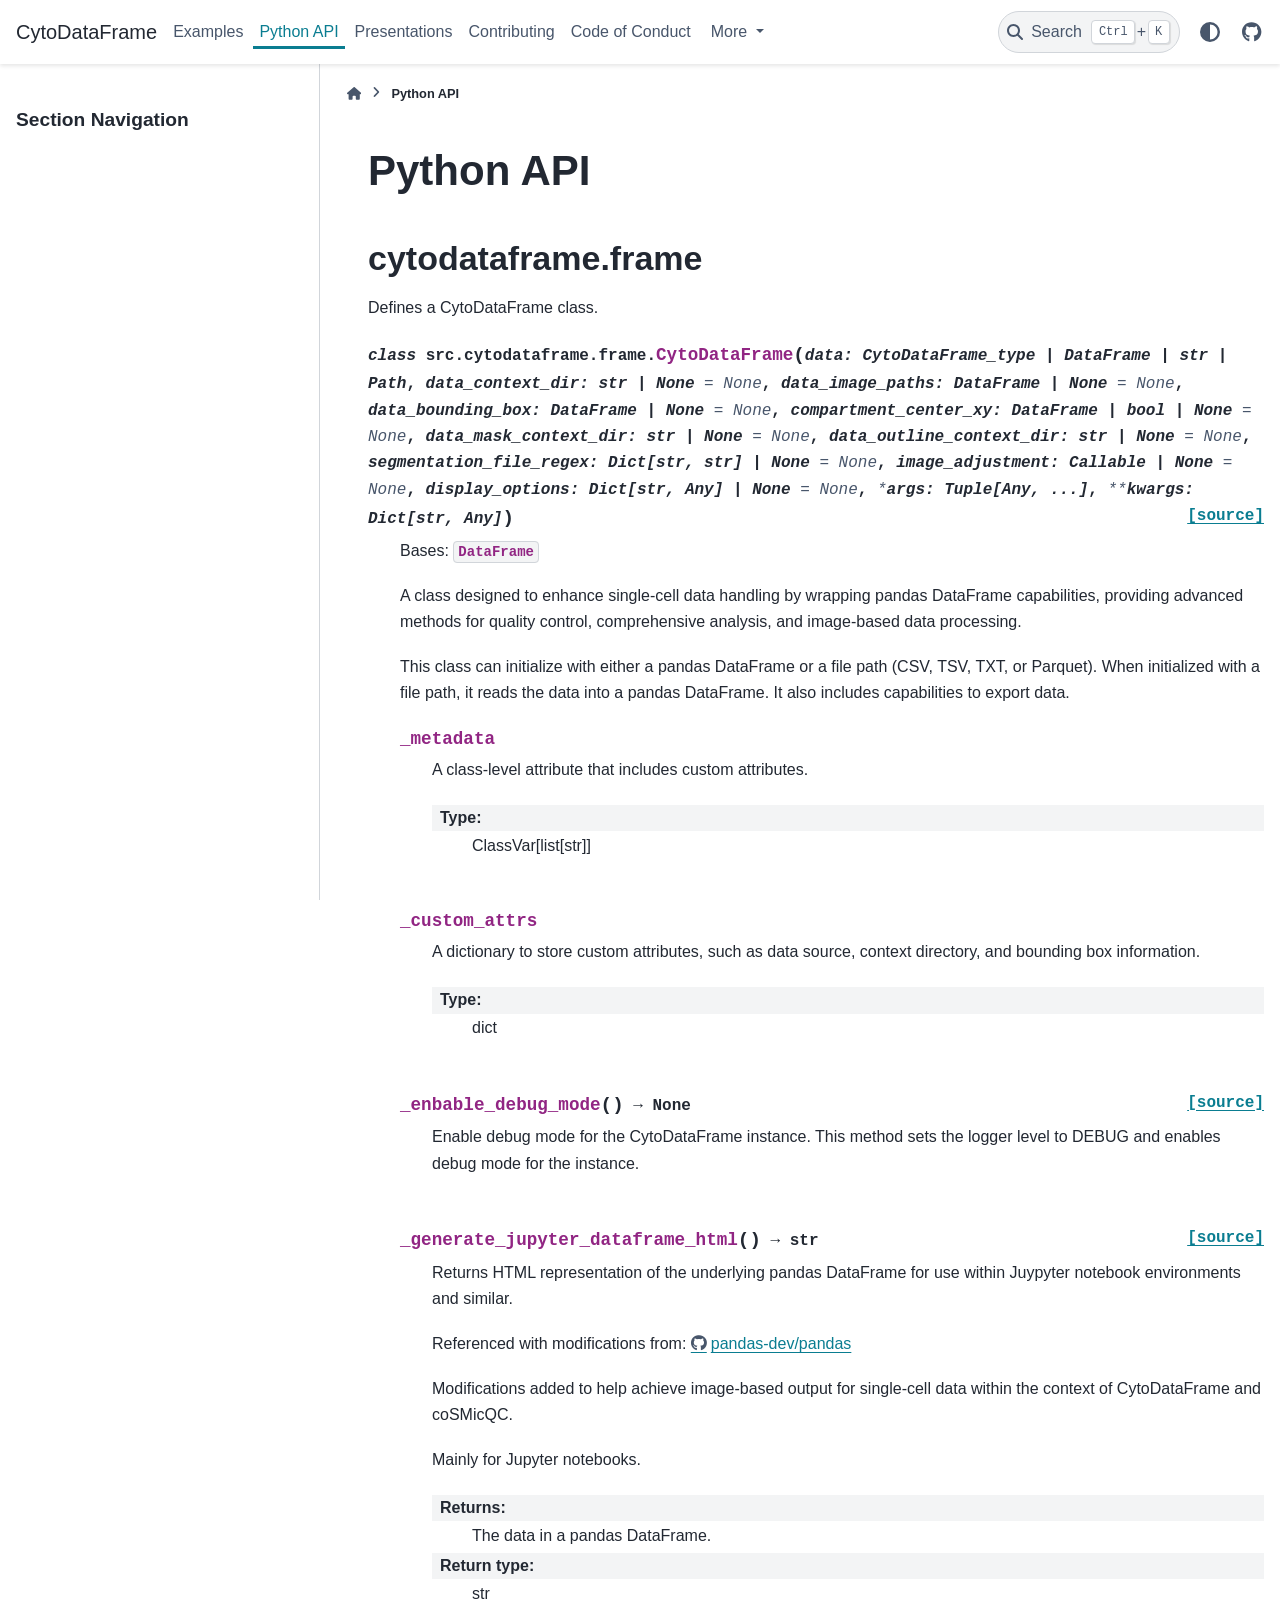
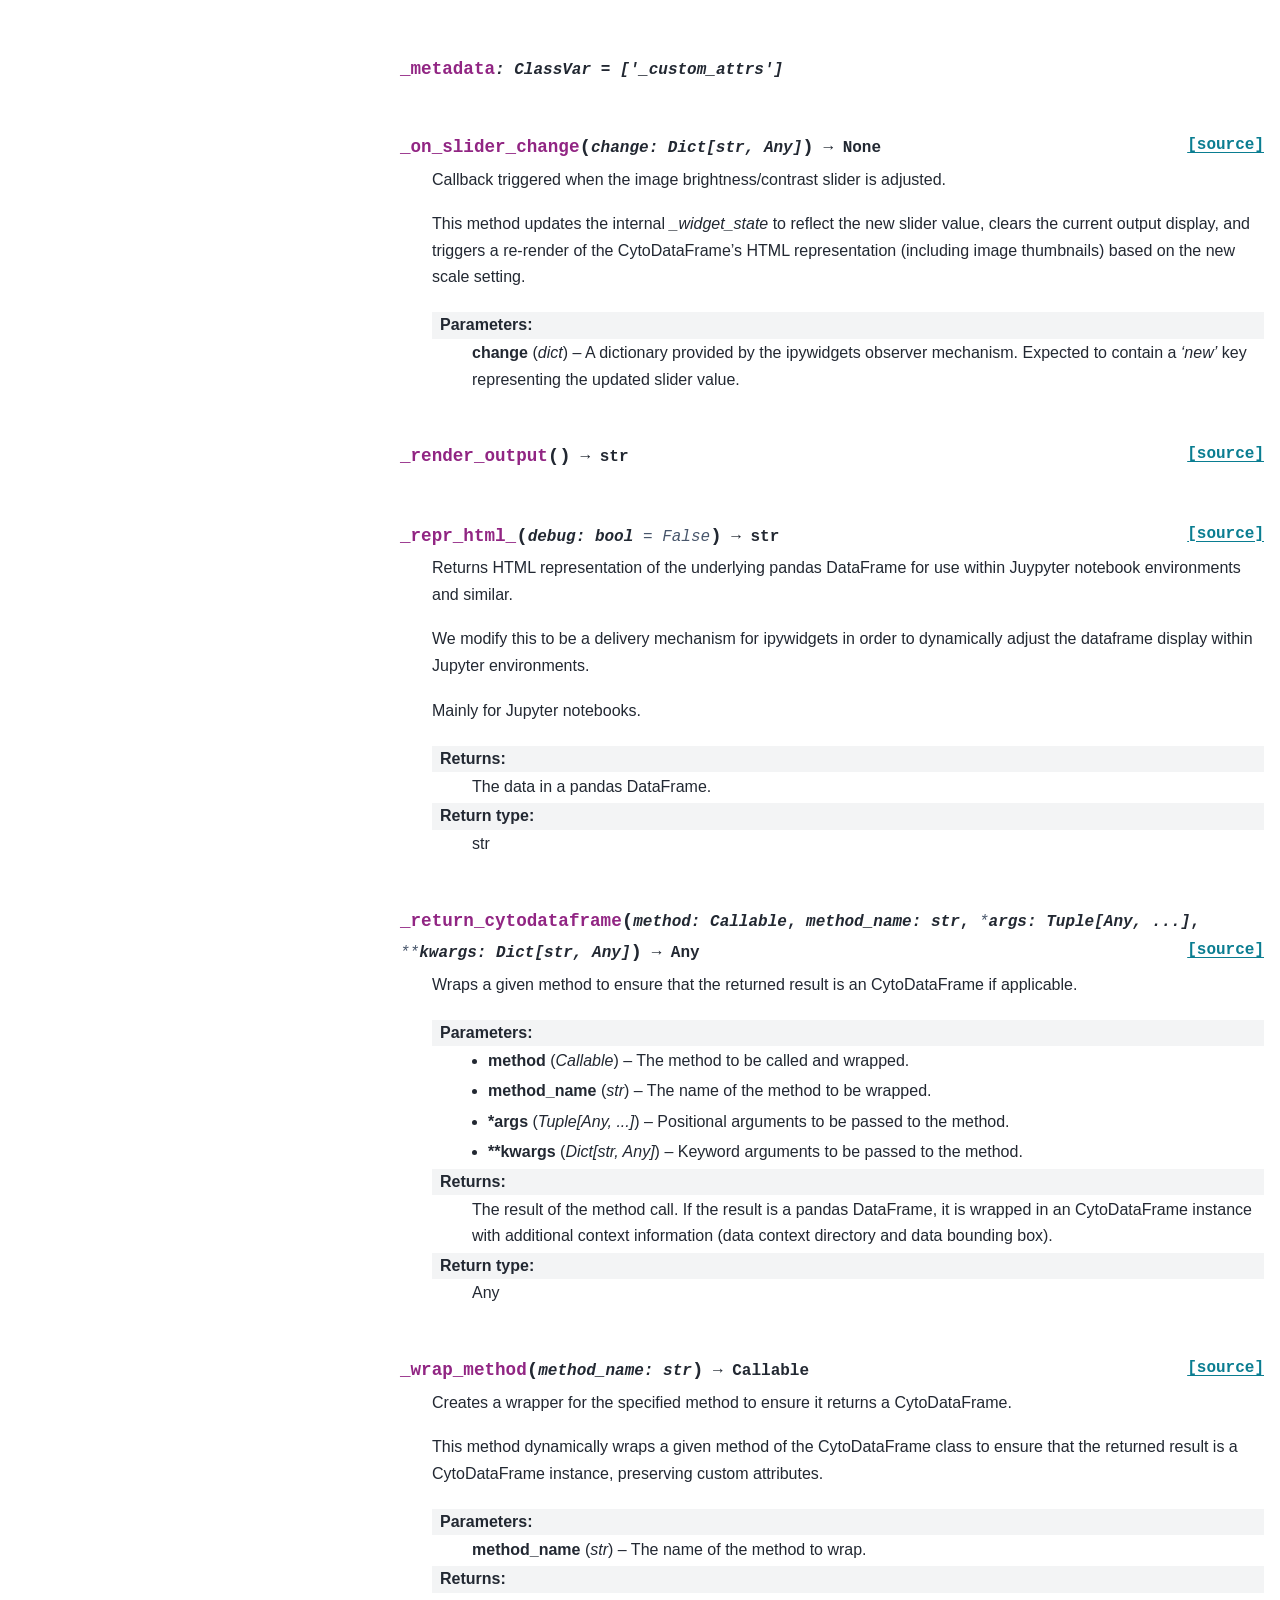
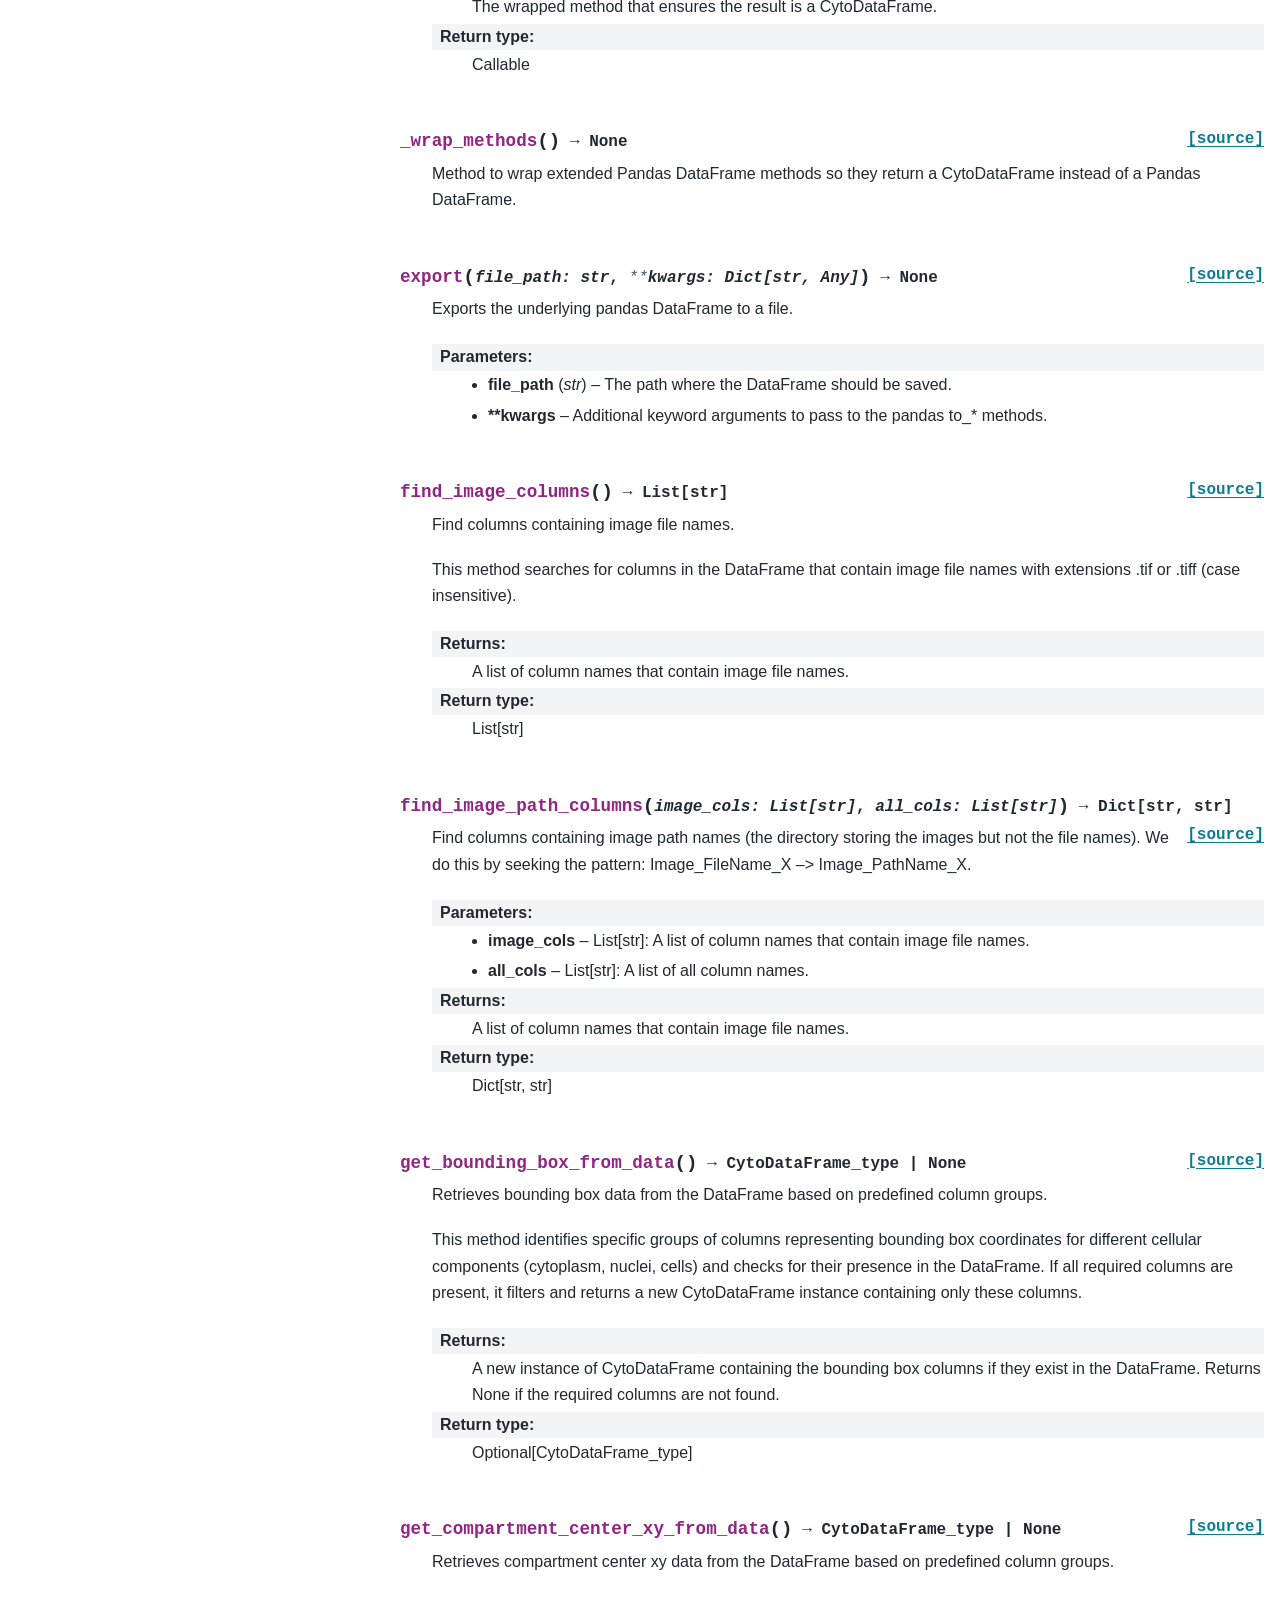
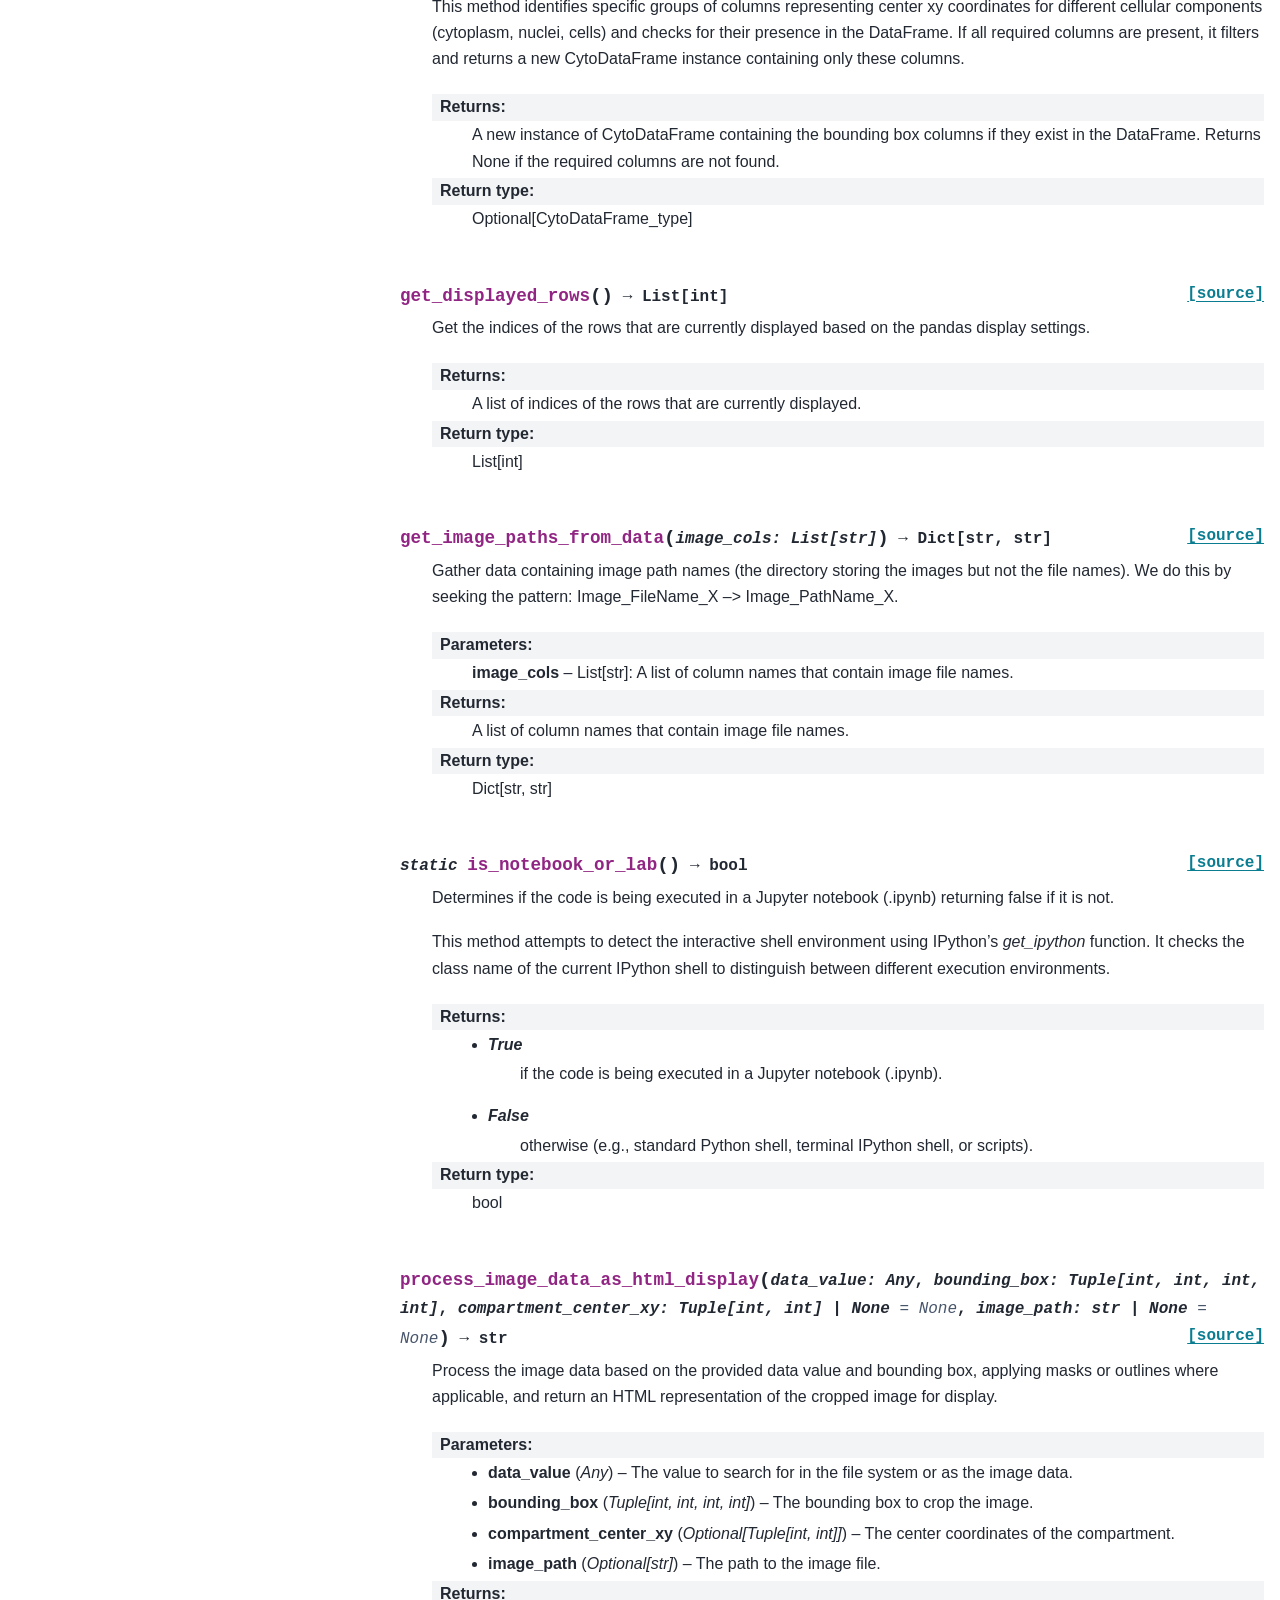
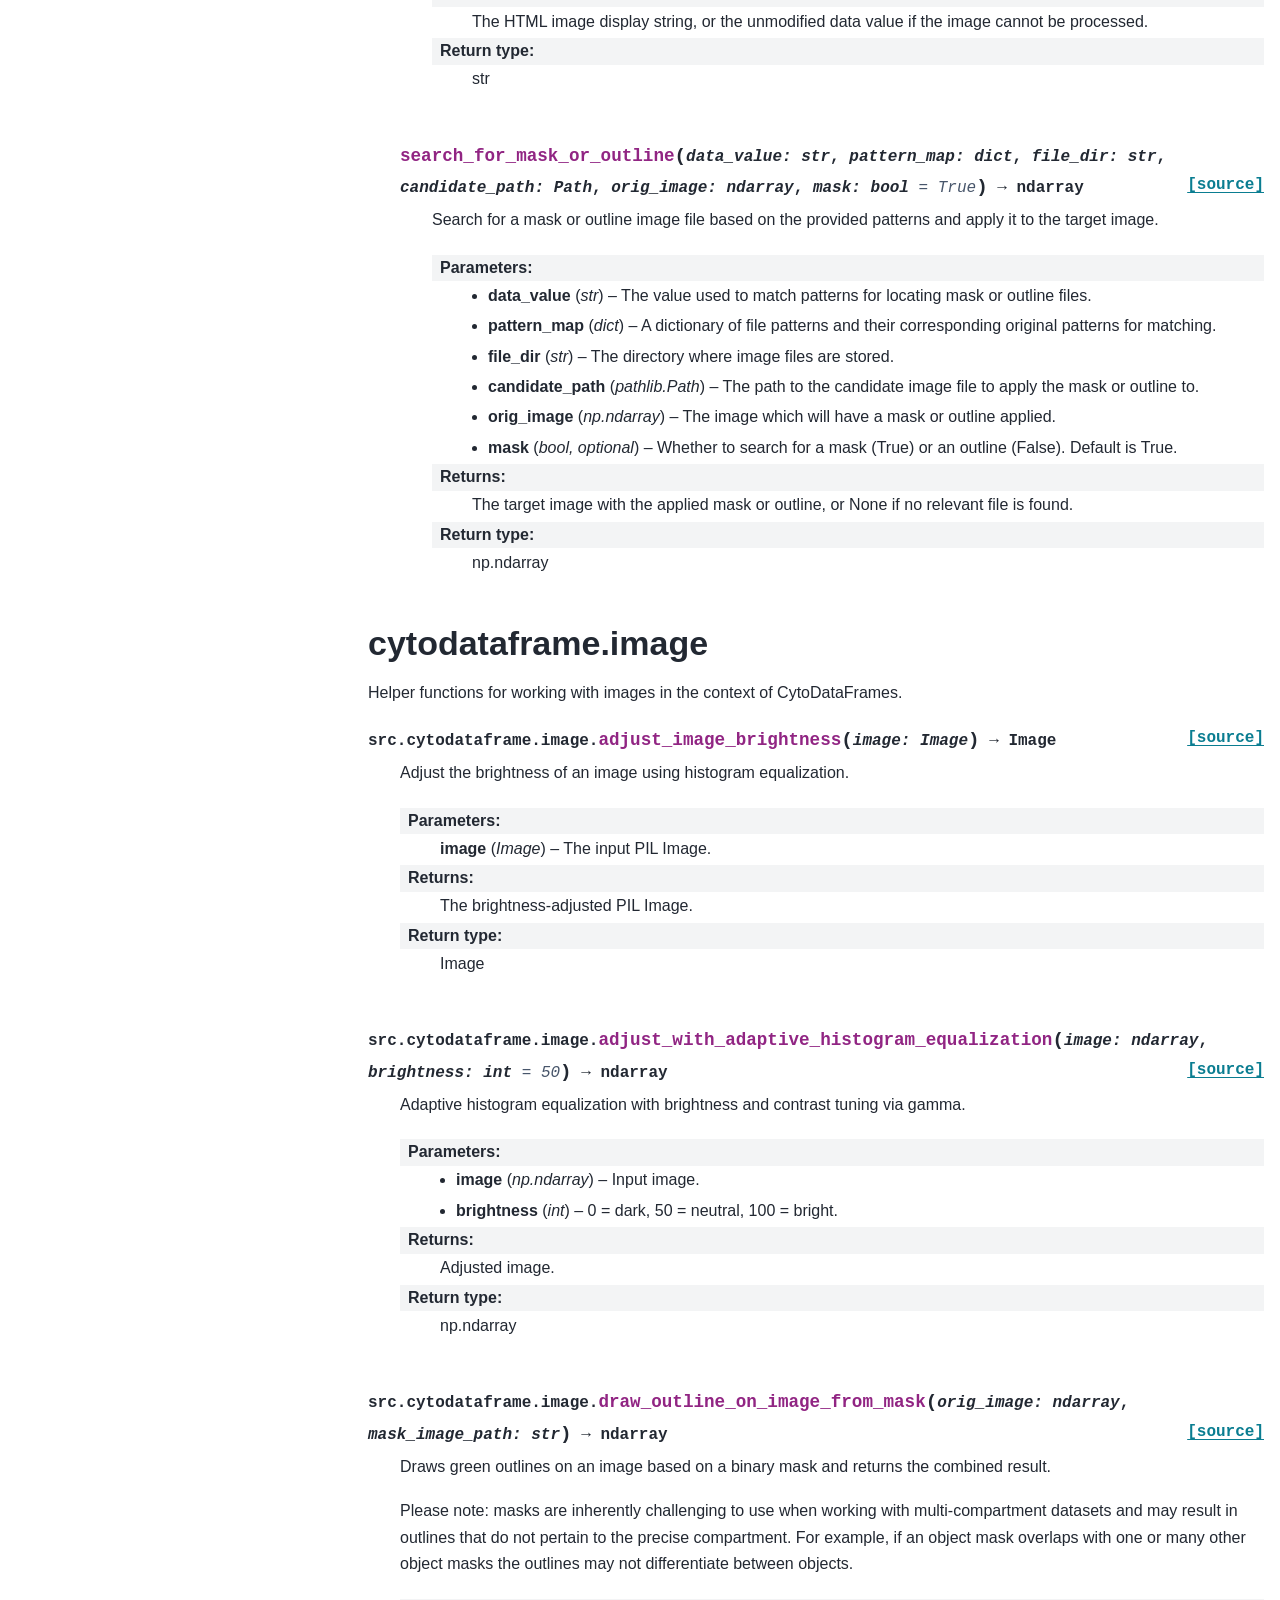
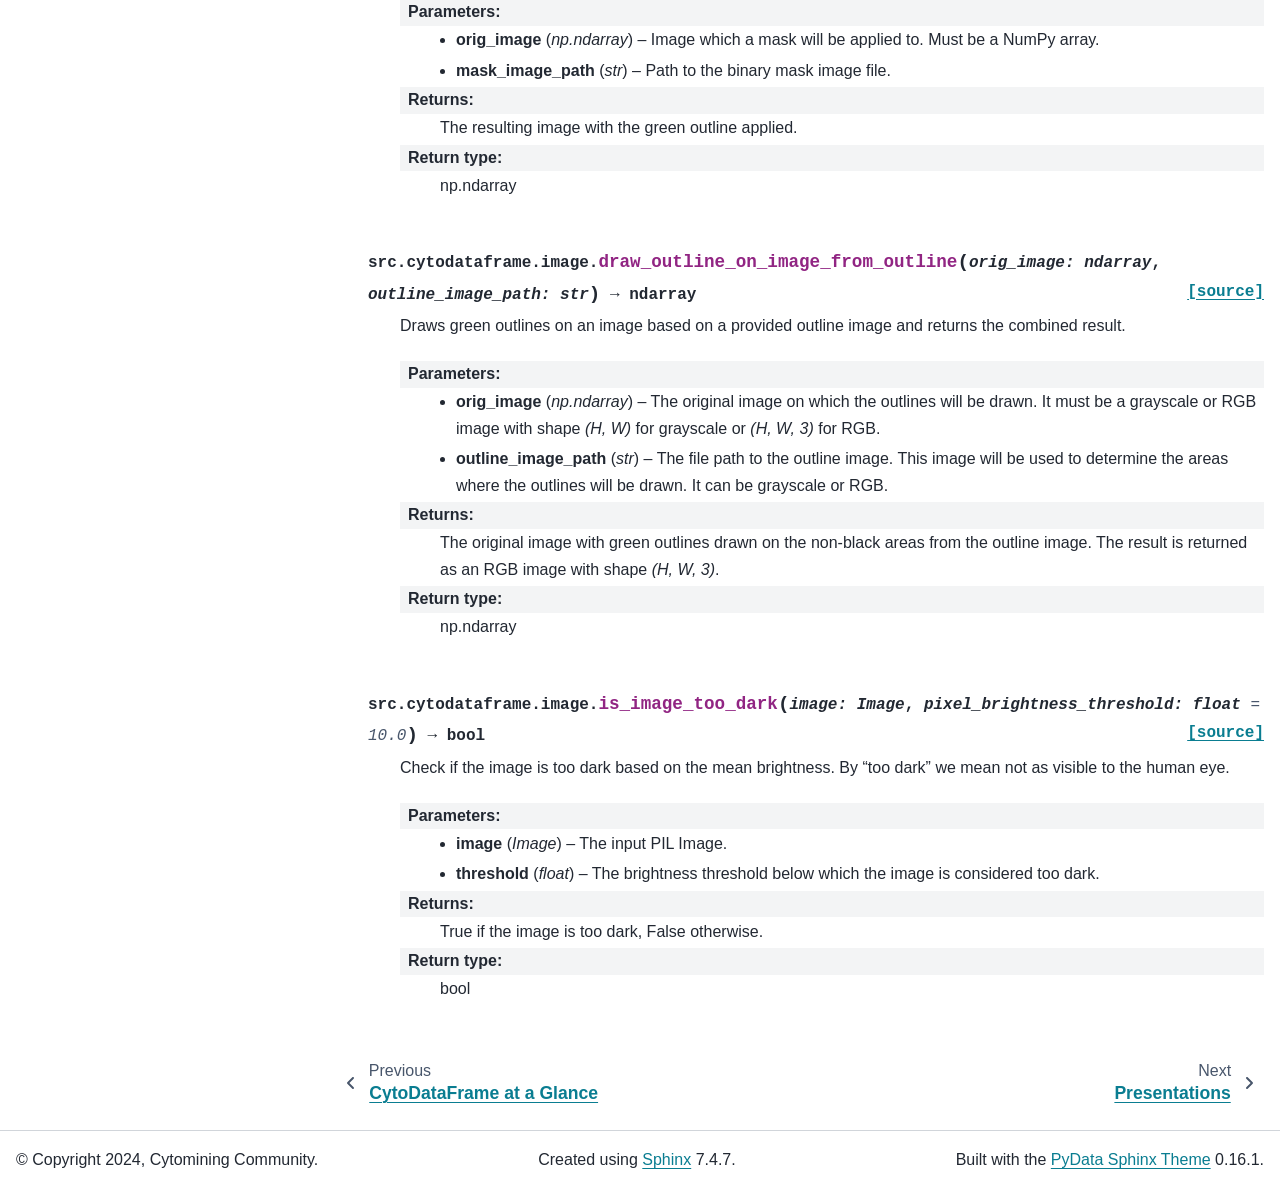
<file: python-api.html>
<!DOCTYPE html>


<html lang="en" data-content_root="./" >

  <head>
    <meta charset="utf-8" />
    <meta name="viewport" content="width=device-width, initial-scale=1.0" /><meta name="viewport" content="width=device-width, initial-scale=1" />

    <title>Python API &#8212; CytoDataFrame  documentation</title>
  
  
  
  <script data-cfasync="false">
    document.documentElement.dataset.mode = localStorage.getItem("mode") || "";
    document.documentElement.dataset.theme = localStorage.getItem("theme") || "";
  </script>
  <!--
    this give us a css class that will be invisible only if js is disabled
  -->
  <noscript>
    <style>
      .pst-js-only { display: none !important; }

    </style>
  </noscript>
  
  <!-- Loaded before other Sphinx assets -->
  <link href="_static/styles/theme.css?digest=8878045cc6db502f8baf" rel="stylesheet" />
<link href="_static/styles/pydata-sphinx-theme.css?digest=8878045cc6db502f8baf" rel="stylesheet" />

    <link rel="stylesheet" type="text/css" href="_static/pygments.css?v=a746c00c" />
    <link rel="stylesheet" type="text/css" href="_static/mystnb.4510f1fc1dee50b3e5859aac5469c37c29e427902b24a333a5f9fcb2f0b3ac41.css" />
    <link rel="stylesheet" type="text/css" href="_static/custom.css?v=76a74e97" />
  
  <!-- So that users can add custom icons -->
  <script src="_static/scripts/fontawesome.js?digest=8878045cc6db502f8baf"></script>
  <!-- Pre-loaded scripts that we'll load fully later -->
  <link rel="preload" as="script" href="_static/scripts/bootstrap.js?digest=8878045cc6db502f8baf" />
<link rel="preload" as="script" href="_static/scripts/pydata-sphinx-theme.js?digest=8878045cc6db502f8baf" />

    <script src="_static/documentation_options.js?v=5929fcd5"></script>
    <script src="_static/doctools.js?v=9a2dae69"></script>
    <script src="_static/sphinx_highlight.js?v=dc90522c"></script>
    <script>DOCUMENTATION_OPTIONS.pagename = 'python-api';</script>
    <link rel="index" title="Index" href="genindex.html" />
    <link rel="search" title="Search" href="search.html" />
    <link rel="next" title="Presentations" href="presentations.html" />
    <link rel="prev" title="CytoDataFrame at a Glance" href="examples/cytodataframe_at_a_glance.html" />
  <meta name="viewport" content="width=device-width, initial-scale=1"/>
  <meta name="docsearch:language" content="en"/>
  <meta name="docsearch:version" content="" />
  </head>
  
  
  <body data-bs-spy="scroll" data-bs-target=".bd-toc-nav" data-offset="180" data-bs-root-margin="0px 0px -60%" data-default-mode="">

  
  
  <div id="pst-skip-link" class="skip-link d-print-none"><a href="#main-content">Skip to main content</a></div>
  
  <div id="pst-scroll-pixel-helper"></div>
  
  <button type="button" class="btn rounded-pill" id="pst-back-to-top">
    <i class="fa-solid fa-arrow-up"></i>Back to top</button>

  
  <dialog id="pst-search-dialog">
    
<form class="bd-search d-flex align-items-center"
      action="search.html"
      method="get">
  <i class="fa-solid fa-magnifying-glass"></i>
  <input type="search"
         class="form-control"
         name="q"
         placeholder="Search the docs ..."
         aria-label="Search the docs ..."
         autocomplete="off"
         autocorrect="off"
         autocapitalize="off"
         spellcheck="false"/>
  <span class="search-button__kbd-shortcut"><kbd class="kbd-shortcut__modifier">Ctrl</kbd>+<kbd>K</kbd></span>
</form>
  </dialog>

  <div class="pst-async-banner-revealer d-none">
  <aside id="bd-header-version-warning" class="d-none d-print-none" aria-label="Version warning"></aside>
</div>

  
    <header class="bd-header navbar navbar-expand-lg bd-navbar d-print-none">
<div class="bd-header__inner bd-page-width">
  <button class="pst-navbar-icon sidebar-toggle primary-toggle" aria-label="Site navigation">
    <span class="fa-solid fa-bars"></span>
  </button>
  
  
  <div class=" navbar-header-items__start">
    
      <div class="navbar-item">

  
    
  

<a class="navbar-brand logo" href="index.html">
  
  
  
  
  
  
    <p class="title logo__title">CytoDataFrame</p>
  
</a></div>
    
  </div>
  
  <div class=" navbar-header-items">
    
    <div class="me-auto navbar-header-items__center">
      
        <div class="navbar-item">
<nav>
  <ul class="bd-navbar-elements navbar-nav">
    
<li class="nav-item ">
  <a class="nav-link nav-internal" href="examples.html">
    Examples
  </a>
</li>


<li class="nav-item current active">
  <a class="nav-link nav-internal" href="#">
    Python API
  </a>
</li>


<li class="nav-item ">
  <a class="nav-link nav-internal" href="presentations.html">
    Presentations
  </a>
</li>


<li class="nav-item ">
  <a class="nav-link nav-internal" href="contributing.html">
    Contributing
  </a>
</li>


<li class="nav-item ">
  <a class="nav-link nav-internal" href="code_of_conduct.html">
    Code of Conduct
  </a>
</li>

            <li class="nav-item dropdown">
                <button class="btn dropdown-toggle nav-item" type="button"
                data-bs-toggle="dropdown" aria-expanded="false"
                aria-controls="pst-nav-more-links">
                    More
                </button>
                <ul id="pst-nav-more-links" class="dropdown-menu">
                    
<li class=" ">
  <a class="nav-link dropdown-item nav-external" href="https://github.com/cytomining/coSMicQC">
    coSMicQC
  </a>
</li>

                </ul>
            </li>
            
  </ul>
</nav></div>
      
    </div>
    
    
    <div class="navbar-header-items__end">
      
        <div class="navbar-item navbar-persistent--container">
          

<button class="btn search-button-field search-button__button pst-js-only" title="Search" aria-label="Search" data-bs-placement="bottom" data-bs-toggle="tooltip">
 <i class="fa-solid fa-magnifying-glass"></i>
 <span class="search-button__default-text">Search</span>
 <span class="search-button__kbd-shortcut"><kbd class="kbd-shortcut__modifier">Ctrl</kbd>+<kbd class="kbd-shortcut__modifier">K</kbd></span>
</button>
        </div>
      
      
        <div class="navbar-item">

<button class="btn btn-sm nav-link pst-navbar-icon theme-switch-button pst-js-only" aria-label="Color mode" data-bs-title="Color mode"  data-bs-placement="bottom" data-bs-toggle="tooltip">
  <i class="theme-switch fa-solid fa-sun                fa-lg" data-mode="light" title="Light"></i>
  <i class="theme-switch fa-solid fa-moon               fa-lg" data-mode="dark"  title="Dark"></i>
  <i class="theme-switch fa-solid fa-circle-half-stroke fa-lg" data-mode="auto"  title="System Settings"></i>
</button></div>
      
        <div class="navbar-item"><ul class="navbar-icon-links"
    aria-label="Icon Links">
        <li class="nav-item">
          
          
          
          
          
          
          
          
          <a href="https://github.com/cytomining/CytoDataFrame" title="GitHub" class="nav-link pst-navbar-icon" rel="noopener" target="_blank" data-bs-toggle="tooltip" data-bs-placement="bottom"><i class="fa-brands fa-github fa-lg" aria-hidden="true"></i>
            <span class="sr-only">GitHub</span></a>
        </li>
</ul></div>
      
    </div>
    
  </div>
  
  
    <div class="navbar-persistent--mobile">

<button class="btn search-button-field search-button__button pst-js-only" title="Search" aria-label="Search" data-bs-placement="bottom" data-bs-toggle="tooltip">
 <i class="fa-solid fa-magnifying-glass"></i>
 <span class="search-button__default-text">Search</span>
 <span class="search-button__kbd-shortcut"><kbd class="kbd-shortcut__modifier">Ctrl</kbd>+<kbd class="kbd-shortcut__modifier">K</kbd></span>
</button>
    </div>
  

  
</div>

    </header>
  

  <div class="bd-container">
    <div class="bd-container__inner bd-page-width">
      
      
      
      <dialog id="pst-primary-sidebar-modal"></dialog>
      <div id="pst-primary-sidebar" class="bd-sidebar-primary bd-sidebar">
        

  
  <div class="sidebar-header-items sidebar-primary__section">
    
    
      <div class="sidebar-header-items__center">
        
          
          
            <div class="navbar-item">
<nav>
  <ul class="bd-navbar-elements navbar-nav">
    
<li class="nav-item ">
  <a class="nav-link nav-internal" href="examples.html">
    Examples
  </a>
</li>


<li class="nav-item current active">
  <a class="nav-link nav-internal" href="#">
    Python API
  </a>
</li>


<li class="nav-item ">
  <a class="nav-link nav-internal" href="presentations.html">
    Presentations
  </a>
</li>


<li class="nav-item ">
  <a class="nav-link nav-internal" href="contributing.html">
    Contributing
  </a>
</li>


<li class="nav-item ">
  <a class="nav-link nav-internal" href="code_of_conduct.html">
    Code of Conduct
  </a>
</li>


<li class="nav-item ">
  <a class="nav-link nav-external" href="https://github.com/cytomining/coSMicQC">
    coSMicQC
  </a>
</li>

  </ul>
</nav></div>
          
        
      </div>
    
    
    
      <div class="sidebar-header-items__end">
        
          <div class="navbar-item">

<button class="btn btn-sm nav-link pst-navbar-icon theme-switch-button pst-js-only" aria-label="Color mode" data-bs-title="Color mode"  data-bs-placement="bottom" data-bs-toggle="tooltip">
  <i class="theme-switch fa-solid fa-sun                fa-lg" data-mode="light" title="Light"></i>
  <i class="theme-switch fa-solid fa-moon               fa-lg" data-mode="dark"  title="Dark"></i>
  <i class="theme-switch fa-solid fa-circle-half-stroke fa-lg" data-mode="auto"  title="System Settings"></i>
</button></div>
        
          <div class="navbar-item"><ul class="navbar-icon-links"
    aria-label="Icon Links">
        <li class="nav-item">
          
          
          
          
          
          
          
          
          <a href="https://github.com/cytomining/CytoDataFrame" title="GitHub" class="nav-link pst-navbar-icon" rel="noopener" target="_blank" data-bs-toggle="tooltip" data-bs-placement="bottom"><i class="fa-brands fa-github fa-lg" aria-hidden="true"></i>
            <span class="sr-only">GitHub</span></a>
        </li>
</ul></div>
        
      </div>
    
  </div>
  
    <div class="sidebar-primary-items__start sidebar-primary__section">
        <div class="sidebar-primary-item">
<nav class="bd-docs-nav bd-links"
     aria-label="Section Navigation">
  <p class="bd-links__title" role="heading" aria-level="1">Section Navigation</p>
  <div class="bd-toc-item navbar-nav"></div>
</nav></div>
    </div>
  
  
  <div class="sidebar-primary-items__end sidebar-primary__section">
      <div class="sidebar-primary-item">
<div id="ethical-ad-placement"
      class="flat"
      data-ea-publisher="readthedocs"
      data-ea-type="readthedocs-sidebar"
      data-ea-manual="true">
</div></div>
  </div>


      </div>
      
      <main id="main-content" class="bd-main" role="main">
        
        
          <div class="bd-content">
            <div class="bd-article-container">
              
              <div class="bd-header-article d-print-none">
<div class="header-article-items header-article__inner">
  
    <div class="header-article-items__start">
      
        <div class="header-article-item">

<nav aria-label="Breadcrumb" class="d-print-none">
  <ul class="bd-breadcrumbs">
    
    <li class="breadcrumb-item breadcrumb-home">
      <a href="index.html" class="nav-link" aria-label="Home">
        <i class="fa-solid fa-home"></i>
      </a>
    </li>
    <li class="breadcrumb-item active" aria-current="page"><span class="ellipsis">Python API</span></li>
  </ul>
</nav>
</div>
      
    </div>
  
  
</div>
</div>
              
              
              
                
<div id="searchbox"></div>
                <article class="bd-article">
                  
  <section id="python-api">
<h1>Python API<a class="headerlink" href="#python-api" title="Link to this heading">#</a></h1>
<section id="module-src.cytodataframe.frame">
<span id="cytodataframe-frame"></span><h2>cytodataframe.frame<a class="headerlink" href="#module-src.cytodataframe.frame" title="Link to this heading">#</a></h2>
<p>Defines a CytoDataFrame class.</p>
<dl class="py class">
<dt class="sig sig-object py" id="src.cytodataframe.frame.CytoDataFrame">
<em class="property"><span class="pre">class</span><span class="w"> </span></em><span class="sig-prename descclassname"><span class="pre">src.cytodataframe.frame.</span></span><span class="sig-name descname"><span class="pre">CytoDataFrame</span></span><span class="sig-paren">(</span><em class="sig-param"><span class="n"><span class="pre">data</span></span><span class="p"><span class="pre">:</span></span><span class="w"> </span><span class="n"><span class="pre">CytoDataFrame_type</span><span class="w"> </span><span class="p"><span class="pre">|</span></span><span class="w"> </span><span class="pre">DataFrame</span><span class="w"> </span><span class="p"><span class="pre">|</span></span><span class="w"> </span><span class="pre">str</span><span class="w"> </span><span class="p"><span class="pre">|</span></span><span class="w"> </span><span class="pre">Path</span></span></em>, <em class="sig-param"><span class="n"><span class="pre">data_context_dir</span></span><span class="p"><span class="pre">:</span></span><span class="w"> </span><span class="n"><span class="pre">str</span><span class="w"> </span><span class="p"><span class="pre">|</span></span><span class="w"> </span><span class="pre">None</span></span><span class="w"> </span><span class="o"><span class="pre">=</span></span><span class="w"> </span><span class="default_value"><span class="pre">None</span></span></em>, <em class="sig-param"><span class="n"><span class="pre">data_image_paths</span></span><span class="p"><span class="pre">:</span></span><span class="w"> </span><span class="n"><span class="pre">DataFrame</span><span class="w"> </span><span class="p"><span class="pre">|</span></span><span class="w"> </span><span class="pre">None</span></span><span class="w"> </span><span class="o"><span class="pre">=</span></span><span class="w"> </span><span class="default_value"><span class="pre">None</span></span></em>, <em class="sig-param"><span class="n"><span class="pre">data_bounding_box</span></span><span class="p"><span class="pre">:</span></span><span class="w"> </span><span class="n"><span class="pre">DataFrame</span><span class="w"> </span><span class="p"><span class="pre">|</span></span><span class="w"> </span><span class="pre">None</span></span><span class="w"> </span><span class="o"><span class="pre">=</span></span><span class="w"> </span><span class="default_value"><span class="pre">None</span></span></em>, <em class="sig-param"><span class="n"><span class="pre">compartment_center_xy</span></span><span class="p"><span class="pre">:</span></span><span class="w"> </span><span class="n"><span class="pre">DataFrame</span><span class="w"> </span><span class="p"><span class="pre">|</span></span><span class="w"> </span><span class="pre">bool</span><span class="w"> </span><span class="p"><span class="pre">|</span></span><span class="w"> </span><span class="pre">None</span></span><span class="w"> </span><span class="o"><span class="pre">=</span></span><span class="w"> </span><span class="default_value"><span class="pre">None</span></span></em>, <em class="sig-param"><span class="n"><span class="pre">data_mask_context_dir</span></span><span class="p"><span class="pre">:</span></span><span class="w"> </span><span class="n"><span class="pre">str</span><span class="w"> </span><span class="p"><span class="pre">|</span></span><span class="w"> </span><span class="pre">None</span></span><span class="w"> </span><span class="o"><span class="pre">=</span></span><span class="w"> </span><span class="default_value"><span class="pre">None</span></span></em>, <em class="sig-param"><span class="n"><span class="pre">data_outline_context_dir</span></span><span class="p"><span class="pre">:</span></span><span class="w"> </span><span class="n"><span class="pre">str</span><span class="w"> </span><span class="p"><span class="pre">|</span></span><span class="w"> </span><span class="pre">None</span></span><span class="w"> </span><span class="o"><span class="pre">=</span></span><span class="w"> </span><span class="default_value"><span class="pre">None</span></span></em>, <em class="sig-param"><span class="n"><span class="pre">segmentation_file_regex</span></span><span class="p"><span class="pre">:</span></span><span class="w"> </span><span class="n"><span class="pre">Dict</span><span class="p"><span class="pre">[</span></span><span class="pre">str</span><span class="p"><span class="pre">,</span></span><span class="w"> </span><span class="pre">str</span><span class="p"><span class="pre">]</span></span><span class="w"> </span><span class="p"><span class="pre">|</span></span><span class="w"> </span><span class="pre">None</span></span><span class="w"> </span><span class="o"><span class="pre">=</span></span><span class="w"> </span><span class="default_value"><span class="pre">None</span></span></em>, <em class="sig-param"><span class="n"><span class="pre">image_adjustment</span></span><span class="p"><span class="pre">:</span></span><span class="w"> </span><span class="n"><span class="pre">Callable</span><span class="w"> </span><span class="p"><span class="pre">|</span></span><span class="w"> </span><span class="pre">None</span></span><span class="w"> </span><span class="o"><span class="pre">=</span></span><span class="w"> </span><span class="default_value"><span class="pre">None</span></span></em>, <em class="sig-param"><span class="n"><span class="pre">display_options</span></span><span class="p"><span class="pre">:</span></span><span class="w"> </span><span class="n"><span class="pre">Dict</span><span class="p"><span class="pre">[</span></span><span class="pre">str</span><span class="p"><span class="pre">,</span></span><span class="w"> </span><span class="pre">Any</span><span class="p"><span class="pre">]</span></span><span class="w"> </span><span class="p"><span class="pre">|</span></span><span class="w"> </span><span class="pre">None</span></span><span class="w"> </span><span class="o"><span class="pre">=</span></span><span class="w"> </span><span class="default_value"><span class="pre">None</span></span></em>, <em class="sig-param"><span class="o"><span class="pre">*</span></span><span class="n"><span class="pre">args</span></span><span class="p"><span class="pre">:</span></span><span class="w"> </span><span class="n"><span class="pre">Tuple</span><span class="p"><span class="pre">[</span></span><span class="pre">Any</span><span class="p"><span class="pre">,</span></span><span class="w"> </span><span class="p"><span class="pre">...</span></span><span class="p"><span class="pre">]</span></span></span></em>, <em class="sig-param"><span class="o"><span class="pre">**</span></span><span class="n"><span class="pre">kwargs</span></span><span class="p"><span class="pre">:</span></span><span class="w"> </span><span class="n"><span class="pre">Dict</span><span class="p"><span class="pre">[</span></span><span class="pre">str</span><span class="p"><span class="pre">,</span></span><span class="w"> </span><span class="pre">Any</span><span class="p"><span class="pre">]</span></span></span></em><span class="sig-paren">)</span><a class="reference internal" href="_modules/src/cytodataframe/frame.html#CytoDataFrame"><span class="viewcode-link"><span class="pre">[source]</span></span></a><a class="headerlink" href="#src.cytodataframe.frame.CytoDataFrame" title="Link to this definition">#</a></dt>
<dd><p>Bases: <code class="xref py py-class docutils literal notranslate"><span class="pre">DataFrame</span></code></p>
<p>A class designed to enhance single-cell data handling by wrapping
pandas DataFrame capabilities, providing advanced methods for quality control,
comprehensive analysis, and image-based data processing.</p>
<p>This class can initialize with either a pandas DataFrame or a file path (CSV, TSV,
TXT, or Parquet). When initialized with a file path, it reads the data into a
pandas DataFrame. It also includes capabilities to export data.</p>
<dl class="py attribute">
<dt class="sig sig-object py" id="src.cytodataframe.frame.CytoDataFrame._metadata">
<span class="sig-name descname"><span class="pre">_metadata</span></span><a class="headerlink" href="#src.cytodataframe.frame.CytoDataFrame._metadata" title="Link to this definition">#</a></dt>
<dd><p>A class-level attribute that includes custom attributes.</p>
<dl class="field-list simple">
<dt class="field-odd">Type<span class="colon">:</span></dt>
<dd class="field-odd"><p>ClassVar[list[str]]</p>
</dd>
</dl>
</dd></dl>

<dl class="py attribute">
<dt class="sig sig-object py" id="src.cytodataframe.frame.CytoDataFrame._custom_attrs">
<span class="sig-name descname"><span class="pre">_custom_attrs</span></span><a class="headerlink" href="#src.cytodataframe.frame.CytoDataFrame._custom_attrs" title="Link to this definition">#</a></dt>
<dd><p>A dictionary to store custom attributes, such as data source,
context directory, and bounding box information.</p>
<dl class="field-list simple">
<dt class="field-odd">Type<span class="colon">:</span></dt>
<dd class="field-odd"><p>dict</p>
</dd>
</dl>
</dd></dl>

<dl class="py method">
<dt class="sig sig-object py" id="src.cytodataframe.frame.CytoDataFrame._enbable_debug_mode">
<span class="sig-name descname"><span class="pre">_enbable_debug_mode</span></span><span class="sig-paren">(</span><span class="sig-paren">)</span> <span class="sig-return"><span class="sig-return-icon">&#x2192;</span> <span class="sig-return-typehint"><span class="pre">None</span></span></span><a class="reference internal" href="_modules/src/cytodataframe/frame.html#CytoDataFrame._enbable_debug_mode"><span class="viewcode-link"><span class="pre">[source]</span></span></a><a class="headerlink" href="#src.cytodataframe.frame.CytoDataFrame._enbable_debug_mode" title="Link to this definition">#</a></dt>
<dd><p>Enable debug mode for the CytoDataFrame instance.
This method sets the logger level to DEBUG and
enables debug mode for the instance.</p>
</dd></dl>

<dl class="py method">
<dt class="sig sig-object py" id="src.cytodataframe.frame.CytoDataFrame._generate_jupyter_dataframe_html">
<span class="sig-name descname"><span class="pre">_generate_jupyter_dataframe_html</span></span><span class="sig-paren">(</span><span class="sig-paren">)</span> <span class="sig-return"><span class="sig-return-icon">&#x2192;</span> <span class="sig-return-typehint"><span class="pre">str</span></span></span><a class="reference internal" href="_modules/src/cytodataframe/frame.html#CytoDataFrame._generate_jupyter_dataframe_html"><span class="viewcode-link"><span class="pre">[source]</span></span></a><a class="headerlink" href="#src.cytodataframe.frame.CytoDataFrame._generate_jupyter_dataframe_html" title="Link to this definition">#</a></dt>
<dd><p>Returns HTML representation of the underlying pandas DataFrame
for use within Juypyter notebook environments and similar.</p>
<p>Referenced with modifications from:
<a class="github reference external" href="https://github.com/pandas-dev/pandas/blob/v2.2.2/pandas/core/frame.py#L1216">pandas-dev/pandas</a></p>
<p>Modifications added to help achieve image-based output for single-cell data
within the context of CytoDataFrame and coSMicQC.</p>
<p>Mainly for Jupyter notebooks.</p>
<dl class="field-list simple">
<dt class="field-odd">Returns<span class="colon">:</span></dt>
<dd class="field-odd"><p>The data in a pandas DataFrame.</p>
</dd>
<dt class="field-even">Return type<span class="colon">:</span></dt>
<dd class="field-even"><p>str</p>
</dd>
</dl>
</dd></dl>

<dl class="py attribute">
<dt class="sig sig-object py" id="id0">
<span class="sig-name descname"><span class="pre">_metadata</span></span><em class="property"><span class="p"><span class="pre">:</span></span><span class="w"> </span><span class="pre">ClassVar</span></em><em class="property"><span class="w"> </span><span class="p"><span class="pre">=</span></span><span class="w"> </span><span class="pre">['_custom_attrs']</span></em><a class="headerlink" href="#id0" title="Link to this definition">#</a></dt>
<dd></dd></dl>

<dl class="py method">
<dt class="sig sig-object py" id="src.cytodataframe.frame.CytoDataFrame._on_slider_change">
<span class="sig-name descname"><span class="pre">_on_slider_change</span></span><span class="sig-paren">(</span><em class="sig-param"><span class="n"><span class="pre">change</span></span><span class="p"><span class="pre">:</span></span><span class="w"> </span><span class="n"><span class="pre">Dict</span><span class="p"><span class="pre">[</span></span><span class="pre">str</span><span class="p"><span class="pre">,</span></span><span class="w"> </span><span class="pre">Any</span><span class="p"><span class="pre">]</span></span></span></em><span class="sig-paren">)</span> <span class="sig-return"><span class="sig-return-icon">&#x2192;</span> <span class="sig-return-typehint"><span class="pre">None</span></span></span><a class="reference internal" href="_modules/src/cytodataframe/frame.html#CytoDataFrame._on_slider_change"><span class="viewcode-link"><span class="pre">[source]</span></span></a><a class="headerlink" href="#src.cytodataframe.frame.CytoDataFrame._on_slider_change" title="Link to this definition">#</a></dt>
<dd><p>Callback triggered when the image brightness/contrast
slider is adjusted.</p>
<p>This method updates the internal <cite>_widget_state</cite> to reflect
the new slider value, clears the current output display, and
triggers a re-render of the CytoDataFrame’s HTML representation
(including image thumbnails) based on the new scale setting.</p>
<dl class="field-list simple">
<dt class="field-odd">Parameters<span class="colon">:</span></dt>
<dd class="field-odd"><p><strong>change</strong> (<em>dict</em>) – A dictionary provided by the
ipywidgets observer mechanism.
Expected to contain a <cite>‘new’</cite>
key representing the updated slider value.</p>
</dd>
</dl>
</dd></dl>

<dl class="py method">
<dt class="sig sig-object py" id="src.cytodataframe.frame.CytoDataFrame._render_output">
<span class="sig-name descname"><span class="pre">_render_output</span></span><span class="sig-paren">(</span><span class="sig-paren">)</span> <span class="sig-return"><span class="sig-return-icon">&#x2192;</span> <span class="sig-return-typehint"><span class="pre">str</span></span></span><a class="reference internal" href="_modules/src/cytodataframe/frame.html#CytoDataFrame._render_output"><span class="viewcode-link"><span class="pre">[source]</span></span></a><a class="headerlink" href="#src.cytodataframe.frame.CytoDataFrame._render_output" title="Link to this definition">#</a></dt>
<dd></dd></dl>

<dl class="py method">
<dt class="sig sig-object py" id="src.cytodataframe.frame.CytoDataFrame._repr_html_">
<span class="sig-name descname"><span class="pre">_repr_html_</span></span><span class="sig-paren">(</span><em class="sig-param"><span class="n"><span class="pre">debug</span></span><span class="p"><span class="pre">:</span></span><span class="w"> </span><span class="n"><span class="pre">bool</span></span><span class="w"> </span><span class="o"><span class="pre">=</span></span><span class="w"> </span><span class="default_value"><span class="pre">False</span></span></em><span class="sig-paren">)</span> <span class="sig-return"><span class="sig-return-icon">&#x2192;</span> <span class="sig-return-typehint"><span class="pre">str</span></span></span><a class="reference internal" href="_modules/src/cytodataframe/frame.html#CytoDataFrame._repr_html_"><span class="viewcode-link"><span class="pre">[source]</span></span></a><a class="headerlink" href="#src.cytodataframe.frame.CytoDataFrame._repr_html_" title="Link to this definition">#</a></dt>
<dd><p>Returns HTML representation of the underlying pandas DataFrame
for use within Juypyter notebook environments and similar.</p>
<p>We modify this to be a delivery mechanism for ipywidgets
in order to dynamically adjust the dataframe display
within Jupyter environments.</p>
<p>Mainly for Jupyter notebooks.</p>
<dl class="field-list simple">
<dt class="field-odd">Returns<span class="colon">:</span></dt>
<dd class="field-odd"><p>The data in a pandas DataFrame.</p>
</dd>
<dt class="field-even">Return type<span class="colon">:</span></dt>
<dd class="field-even"><p>str</p>
</dd>
</dl>
</dd></dl>

<dl class="py method">
<dt class="sig sig-object py" id="src.cytodataframe.frame.CytoDataFrame._return_cytodataframe">
<span class="sig-name descname"><span class="pre">_return_cytodataframe</span></span><span class="sig-paren">(</span><em class="sig-param"><span class="n"><span class="pre">method</span></span><span class="p"><span class="pre">:</span></span><span class="w"> </span><span class="n"><span class="pre">Callable</span></span></em>, <em class="sig-param"><span class="n"><span class="pre">method_name</span></span><span class="p"><span class="pre">:</span></span><span class="w"> </span><span class="n"><span class="pre">str</span></span></em>, <em class="sig-param"><span class="o"><span class="pre">*</span></span><span class="n"><span class="pre">args</span></span><span class="p"><span class="pre">:</span></span><span class="w"> </span><span class="n"><span class="pre">Tuple</span><span class="p"><span class="pre">[</span></span><span class="pre">Any</span><span class="p"><span class="pre">,</span></span><span class="w"> </span><span class="p"><span class="pre">...</span></span><span class="p"><span class="pre">]</span></span></span></em>, <em class="sig-param"><span class="o"><span class="pre">**</span></span><span class="n"><span class="pre">kwargs</span></span><span class="p"><span class="pre">:</span></span><span class="w"> </span><span class="n"><span class="pre">Dict</span><span class="p"><span class="pre">[</span></span><span class="pre">str</span><span class="p"><span class="pre">,</span></span><span class="w"> </span><span class="pre">Any</span><span class="p"><span class="pre">]</span></span></span></em><span class="sig-paren">)</span> <span class="sig-return"><span class="sig-return-icon">&#x2192;</span> <span class="sig-return-typehint"><span class="pre">Any</span></span></span><a class="reference internal" href="_modules/src/cytodataframe/frame.html#CytoDataFrame._return_cytodataframe"><span class="viewcode-link"><span class="pre">[source]</span></span></a><a class="headerlink" href="#src.cytodataframe.frame.CytoDataFrame._return_cytodataframe" title="Link to this definition">#</a></dt>
<dd><p>Wraps a given method to ensure that the returned result
is an CytoDataFrame if applicable.</p>
<dl class="field-list simple">
<dt class="field-odd">Parameters<span class="colon">:</span></dt>
<dd class="field-odd"><ul class="simple">
<li><p><strong>method</strong> (<em>Callable</em>) – The method to be called and wrapped.</p></li>
<li><p><strong>method_name</strong> (<em>str</em>) – The name of the method to be wrapped.</p></li>
<li><p><strong>*args</strong> (<em>Tuple</em><em>[</em><em>Any</em><em>, </em><em>...</em><em>]</em>) – Positional arguments to be passed to the method.</p></li>
<li><p><strong>**kwargs</strong> (<em>Dict</em><em>[</em><em>str</em><em>, </em><em>Any</em><em>]</em>) – Keyword arguments to be passed to the method.</p></li>
</ul>
</dd>
<dt class="field-even">Returns<span class="colon">:</span></dt>
<dd class="field-even"><p>The result of the method call. If the result is a pandas DataFrame,
it is wrapped in an CytoDataFrame instance with additional context
information (data context directory and data bounding box).</p>
</dd>
<dt class="field-odd">Return type<span class="colon">:</span></dt>
<dd class="field-odd"><p>Any</p>
</dd>
</dl>
</dd></dl>

<dl class="py method">
<dt class="sig sig-object py" id="src.cytodataframe.frame.CytoDataFrame._wrap_method">
<span class="sig-name descname"><span class="pre">_wrap_method</span></span><span class="sig-paren">(</span><em class="sig-param"><span class="n"><span class="pre">method_name</span></span><span class="p"><span class="pre">:</span></span><span class="w"> </span><span class="n"><span class="pre">str</span></span></em><span class="sig-paren">)</span> <span class="sig-return"><span class="sig-return-icon">&#x2192;</span> <span class="sig-return-typehint"><span class="pre">Callable</span></span></span><a class="reference internal" href="_modules/src/cytodataframe/frame.html#CytoDataFrame._wrap_method"><span class="viewcode-link"><span class="pre">[source]</span></span></a><a class="headerlink" href="#src.cytodataframe.frame.CytoDataFrame._wrap_method" title="Link to this definition">#</a></dt>
<dd><p>Creates a wrapper for the specified method
to ensure it returns a CytoDataFrame.</p>
<p>This method dynamically wraps a given
method of the CytoDataFrame class to ensure
that the returned result is a CytoDataFrame
instance, preserving custom attributes.</p>
<dl class="field-list simple">
<dt class="field-odd">Parameters<span class="colon">:</span></dt>
<dd class="field-odd"><p><strong>method_name</strong> (<em>str</em>) – The name of the method to wrap.</p>
</dd>
<dt class="field-even">Returns<span class="colon">:</span></dt>
<dd class="field-even"><p>The wrapped method that ensures
the result is a CytoDataFrame.</p>
</dd>
<dt class="field-odd">Return type<span class="colon">:</span></dt>
<dd class="field-odd"><p>Callable</p>
</dd>
</dl>
</dd></dl>

<dl class="py method">
<dt class="sig sig-object py" id="src.cytodataframe.frame.CytoDataFrame._wrap_methods">
<span class="sig-name descname"><span class="pre">_wrap_methods</span></span><span class="sig-paren">(</span><span class="sig-paren">)</span> <span class="sig-return"><span class="sig-return-icon">&#x2192;</span> <span class="sig-return-typehint"><span class="pre">None</span></span></span><a class="reference internal" href="_modules/src/cytodataframe/frame.html#CytoDataFrame._wrap_methods"><span class="viewcode-link"><span class="pre">[source]</span></span></a><a class="headerlink" href="#src.cytodataframe.frame.CytoDataFrame._wrap_methods" title="Link to this definition">#</a></dt>
<dd><p>Method to wrap extended Pandas DataFrame methods
so they return a CytoDataFrame instead of a
Pandas DataFrame.</p>
</dd></dl>

<dl class="py method">
<dt class="sig sig-object py" id="src.cytodataframe.frame.CytoDataFrame.export">
<span class="sig-name descname"><span class="pre">export</span></span><span class="sig-paren">(</span><em class="sig-param"><span class="n"><span class="pre">file_path</span></span><span class="p"><span class="pre">:</span></span><span class="w"> </span><span class="n"><span class="pre">str</span></span></em>, <em class="sig-param"><span class="o"><span class="pre">**</span></span><span class="n"><span class="pre">kwargs</span></span><span class="p"><span class="pre">:</span></span><span class="w"> </span><span class="n"><span class="pre">Dict</span><span class="p"><span class="pre">[</span></span><span class="pre">str</span><span class="p"><span class="pre">,</span></span><span class="w"> </span><span class="pre">Any</span><span class="p"><span class="pre">]</span></span></span></em><span class="sig-paren">)</span> <span class="sig-return"><span class="sig-return-icon">&#x2192;</span> <span class="sig-return-typehint"><span class="pre">None</span></span></span><a class="reference internal" href="_modules/src/cytodataframe/frame.html#CytoDataFrame.export"><span class="viewcode-link"><span class="pre">[source]</span></span></a><a class="headerlink" href="#src.cytodataframe.frame.CytoDataFrame.export" title="Link to this definition">#</a></dt>
<dd><p>Exports the underlying pandas DataFrame to a file.</p>
<dl class="field-list simple">
<dt class="field-odd">Parameters<span class="colon">:</span></dt>
<dd class="field-odd"><ul class="simple">
<li><p><strong>file_path</strong> (<em>str</em>) – The path where the DataFrame should be saved.</p></li>
<li><p><strong>**kwargs</strong> – Additional keyword arguments to pass to the pandas to_* methods.</p></li>
</ul>
</dd>
</dl>
</dd></dl>

<dl class="py method">
<dt class="sig sig-object py" id="src.cytodataframe.frame.CytoDataFrame.find_image_columns">
<span class="sig-name descname"><span class="pre">find_image_columns</span></span><span class="sig-paren">(</span><span class="sig-paren">)</span> <span class="sig-return"><span class="sig-return-icon">&#x2192;</span> <span class="sig-return-typehint"><span class="pre">List</span><span class="p"><span class="pre">[</span></span><span class="pre">str</span><span class="p"><span class="pre">]</span></span></span></span><a class="reference internal" href="_modules/src/cytodataframe/frame.html#CytoDataFrame.find_image_columns"><span class="viewcode-link"><span class="pre">[source]</span></span></a><a class="headerlink" href="#src.cytodataframe.frame.CytoDataFrame.find_image_columns" title="Link to this definition">#</a></dt>
<dd><p>Find columns containing image file names.</p>
<p>This method searches for columns in the DataFrame
that contain image file names with extensions .tif
or .tiff (case insensitive).</p>
<dl class="field-list simple">
<dt class="field-odd">Returns<span class="colon">:</span></dt>
<dd class="field-odd"><p>A list of column names that contain
image file names.</p>
</dd>
<dt class="field-even">Return type<span class="colon">:</span></dt>
<dd class="field-even"><p>List[str]</p>
</dd>
</dl>
</dd></dl>

<dl class="py method">
<dt class="sig sig-object py" id="src.cytodataframe.frame.CytoDataFrame.find_image_path_columns">
<span class="sig-name descname"><span class="pre">find_image_path_columns</span></span><span class="sig-paren">(</span><em class="sig-param"><span class="n"><span class="pre">image_cols</span></span><span class="p"><span class="pre">:</span></span><span class="w"> </span><span class="n"><span class="pre">List</span><span class="p"><span class="pre">[</span></span><span class="pre">str</span><span class="p"><span class="pre">]</span></span></span></em>, <em class="sig-param"><span class="n"><span class="pre">all_cols</span></span><span class="p"><span class="pre">:</span></span><span class="w"> </span><span class="n"><span class="pre">List</span><span class="p"><span class="pre">[</span></span><span class="pre">str</span><span class="p"><span class="pre">]</span></span></span></em><span class="sig-paren">)</span> <span class="sig-return"><span class="sig-return-icon">&#x2192;</span> <span class="sig-return-typehint"><span class="pre">Dict</span><span class="p"><span class="pre">[</span></span><span class="pre">str</span><span class="p"><span class="pre">,</span></span><span class="w"> </span><span class="pre">str</span><span class="p"><span class="pre">]</span></span></span></span><a class="reference internal" href="_modules/src/cytodataframe/frame.html#CytoDataFrame.find_image_path_columns"><span class="viewcode-link"><span class="pre">[source]</span></span></a><a class="headerlink" href="#src.cytodataframe.frame.CytoDataFrame.find_image_path_columns" title="Link to this definition">#</a></dt>
<dd><p>Find columns containing image path names
(the directory storing the images but not the file
names). We do this by seeking the pattern:
Image_FileName_X –&gt; Image_PathName_X.</p>
<dl class="field-list simple">
<dt class="field-odd">Parameters<span class="colon">:</span></dt>
<dd class="field-odd"><ul class="simple">
<li><p><strong>image_cols</strong> – List[str]:
A list of column names that contain
image file names.</p></li>
<li><p><strong>all_cols</strong> – List[str]:
A list of all column names.</p></li>
</ul>
</dd>
<dt class="field-even">Returns<span class="colon">:</span></dt>
<dd class="field-even"><p>A list of column names that contain
image file names.</p>
</dd>
<dt class="field-odd">Return type<span class="colon">:</span></dt>
<dd class="field-odd"><p>Dict[str, str]</p>
</dd>
</dl>
</dd></dl>

<dl class="py method">
<dt class="sig sig-object py" id="src.cytodataframe.frame.CytoDataFrame.get_bounding_box_from_data">
<span class="sig-name descname"><span class="pre">get_bounding_box_from_data</span></span><span class="sig-paren">(</span><span class="sig-paren">)</span> <span class="sig-return"><span class="sig-return-icon">&#x2192;</span> <span class="sig-return-typehint"><span class="pre">CytoDataFrame_type</span><span class="w"> </span><span class="p"><span class="pre">|</span></span><span class="w"> </span><span class="pre">None</span></span></span><a class="reference internal" href="_modules/src/cytodataframe/frame.html#CytoDataFrame.get_bounding_box_from_data"><span class="viewcode-link"><span class="pre">[source]</span></span></a><a class="headerlink" href="#src.cytodataframe.frame.CytoDataFrame.get_bounding_box_from_data" title="Link to this definition">#</a></dt>
<dd><p>Retrieves bounding box data from the DataFrame based
on predefined column groups.</p>
<p>This method identifies specific groups of columns representing bounding box
coordinates for different cellular components (cytoplasm, nuclei, cells) and
checks for their presence in the DataFrame. If all required columns are present,
it filters and returns a new CytoDataFrame instance containing only these
columns.</p>
<dl class="field-list simple">
<dt class="field-odd">Returns<span class="colon">:</span></dt>
<dd class="field-odd"><p>A new instance of CytoDataFrame containing the bounding box columns if
they exist in the DataFrame. Returns None if the required columns
are not found.</p>
</dd>
<dt class="field-even">Return type<span class="colon">:</span></dt>
<dd class="field-even"><p>Optional[CytoDataFrame_type]</p>
</dd>
</dl>
</dd></dl>

<dl class="py method">
<dt class="sig sig-object py" id="src.cytodataframe.frame.CytoDataFrame.get_compartment_center_xy_from_data">
<span class="sig-name descname"><span class="pre">get_compartment_center_xy_from_data</span></span><span class="sig-paren">(</span><span class="sig-paren">)</span> <span class="sig-return"><span class="sig-return-icon">&#x2192;</span> <span class="sig-return-typehint"><span class="pre">CytoDataFrame_type</span><span class="w"> </span><span class="p"><span class="pre">|</span></span><span class="w"> </span><span class="pre">None</span></span></span><a class="reference internal" href="_modules/src/cytodataframe/frame.html#CytoDataFrame.get_compartment_center_xy_from_data"><span class="viewcode-link"><span class="pre">[source]</span></span></a><a class="headerlink" href="#src.cytodataframe.frame.CytoDataFrame.get_compartment_center_xy_from_data" title="Link to this definition">#</a></dt>
<dd><p>Retrieves compartment center xy data from the
DataFrame based on predefined column groups.</p>
<p>This method identifies specific groups of columns representing center xy
coordinates for different cellular components (cytoplasm, nuclei, cells) and
checks for their presence in the DataFrame. If all required columns are present,
it filters and returns a new CytoDataFrame instance containing only these
columns.</p>
<dl class="field-list simple">
<dt class="field-odd">Returns<span class="colon">:</span></dt>
<dd class="field-odd"><p>A new instance of CytoDataFrame containing the bounding box columns if
they exist in the DataFrame. Returns None if the required columns
are not found.</p>
</dd>
<dt class="field-even">Return type<span class="colon">:</span></dt>
<dd class="field-even"><p>Optional[CytoDataFrame_type]</p>
</dd>
</dl>
</dd></dl>

<dl class="py method">
<dt class="sig sig-object py" id="src.cytodataframe.frame.CytoDataFrame.get_displayed_rows">
<span class="sig-name descname"><span class="pre">get_displayed_rows</span></span><span class="sig-paren">(</span><span class="sig-paren">)</span> <span class="sig-return"><span class="sig-return-icon">&#x2192;</span> <span class="sig-return-typehint"><span class="pre">List</span><span class="p"><span class="pre">[</span></span><span class="pre">int</span><span class="p"><span class="pre">]</span></span></span></span><a class="reference internal" href="_modules/src/cytodataframe/frame.html#CytoDataFrame.get_displayed_rows"><span class="viewcode-link"><span class="pre">[source]</span></span></a><a class="headerlink" href="#src.cytodataframe.frame.CytoDataFrame.get_displayed_rows" title="Link to this definition">#</a></dt>
<dd><p>Get the indices of the rows that are currently
displayed based on the pandas display settings.</p>
<dl class="field-list simple">
<dt class="field-odd">Returns<span class="colon">:</span></dt>
<dd class="field-odd"><p>A list of indices of the rows that
are currently displayed.</p>
</dd>
<dt class="field-even">Return type<span class="colon">:</span></dt>
<dd class="field-even"><p>List[int]</p>
</dd>
</dl>
</dd></dl>

<dl class="py method">
<dt class="sig sig-object py" id="src.cytodataframe.frame.CytoDataFrame.get_image_paths_from_data">
<span class="sig-name descname"><span class="pre">get_image_paths_from_data</span></span><span class="sig-paren">(</span><em class="sig-param"><span class="n"><span class="pre">image_cols</span></span><span class="p"><span class="pre">:</span></span><span class="w"> </span><span class="n"><span class="pre">List</span><span class="p"><span class="pre">[</span></span><span class="pre">str</span><span class="p"><span class="pre">]</span></span></span></em><span class="sig-paren">)</span> <span class="sig-return"><span class="sig-return-icon">&#x2192;</span> <span class="sig-return-typehint"><span class="pre">Dict</span><span class="p"><span class="pre">[</span></span><span class="pre">str</span><span class="p"><span class="pre">,</span></span><span class="w"> </span><span class="pre">str</span><span class="p"><span class="pre">]</span></span></span></span><a class="reference internal" href="_modules/src/cytodataframe/frame.html#CytoDataFrame.get_image_paths_from_data"><span class="viewcode-link"><span class="pre">[source]</span></span></a><a class="headerlink" href="#src.cytodataframe.frame.CytoDataFrame.get_image_paths_from_data" title="Link to this definition">#</a></dt>
<dd><p>Gather data containing image path names
(the directory storing the images but not the file
names). We do this by seeking the pattern:
Image_FileName_X –&gt; Image_PathName_X.</p>
<dl class="field-list simple">
<dt class="field-odd">Parameters<span class="colon">:</span></dt>
<dd class="field-odd"><p><strong>image_cols</strong> – List[str]:
A list of column names that contain
image file names.</p>
</dd>
<dt class="field-even">Returns<span class="colon">:</span></dt>
<dd class="field-even"><p>A list of column names that contain
image file names.</p>
</dd>
<dt class="field-odd">Return type<span class="colon">:</span></dt>
<dd class="field-odd"><p>Dict[str, str]</p>
</dd>
</dl>
</dd></dl>

<dl class="py method">
<dt class="sig sig-object py" id="src.cytodataframe.frame.CytoDataFrame.is_notebook_or_lab">
<em class="property"><span class="pre">static</span><span class="w"> </span></em><span class="sig-name descname"><span class="pre">is_notebook_or_lab</span></span><span class="sig-paren">(</span><span class="sig-paren">)</span> <span class="sig-return"><span class="sig-return-icon">&#x2192;</span> <span class="sig-return-typehint"><span class="pre">bool</span></span></span><a class="reference internal" href="_modules/src/cytodataframe/frame.html#CytoDataFrame.is_notebook_or_lab"><span class="viewcode-link"><span class="pre">[source]</span></span></a><a class="headerlink" href="#src.cytodataframe.frame.CytoDataFrame.is_notebook_or_lab" title="Link to this definition">#</a></dt>
<dd><p>Determines if the code is being executed in a Jupyter notebook (.ipynb)
returning false if it is not.</p>
<p>This method attempts to detect the interactive shell environment
using IPython’s <cite>get_ipython</cite> function. It checks the class name of the current
IPython shell to distinguish between different execution environments.</p>
<dl class="field-list simple">
<dt class="field-odd">Returns<span class="colon">:</span></dt>
<dd class="field-odd"><p><ul class="simple">
<li><dl class="simple">
<dt><cite>True</cite></dt><dd><p>if the code is being executed in a Jupyter notebook (.ipynb).</p>
</dd>
</dl>
</li>
<li><dl class="simple">
<dt><cite>False</cite></dt><dd><p>otherwise (e.g., standard Python shell, terminal IPython shell,
or scripts).</p>
</dd>
</dl>
</li>
</ul>
</p>
</dd>
<dt class="field-even">Return type<span class="colon">:</span></dt>
<dd class="field-even"><p>bool</p>
</dd>
</dl>
</dd></dl>

<dl class="py method">
<dt class="sig sig-object py" id="src.cytodataframe.frame.CytoDataFrame.process_image_data_as_html_display">
<span class="sig-name descname"><span class="pre">process_image_data_as_html_display</span></span><span class="sig-paren">(</span><em class="sig-param"><span class="n"><span class="pre">data_value</span></span><span class="p"><span class="pre">:</span></span><span class="w"> </span><span class="n"><span class="pre">Any</span></span></em>, <em class="sig-param"><span class="n"><span class="pre">bounding_box</span></span><span class="p"><span class="pre">:</span></span><span class="w"> </span><span class="n"><span class="pre">Tuple</span><span class="p"><span class="pre">[</span></span><span class="pre">int</span><span class="p"><span class="pre">,</span></span><span class="w"> </span><span class="pre">int</span><span class="p"><span class="pre">,</span></span><span class="w"> </span><span class="pre">int</span><span class="p"><span class="pre">,</span></span><span class="w"> </span><span class="pre">int</span><span class="p"><span class="pre">]</span></span></span></em>, <em class="sig-param"><span class="n"><span class="pre">compartment_center_xy</span></span><span class="p"><span class="pre">:</span></span><span class="w"> </span><span class="n"><span class="pre">Tuple</span><span class="p"><span class="pre">[</span></span><span class="pre">int</span><span class="p"><span class="pre">,</span></span><span class="w"> </span><span class="pre">int</span><span class="p"><span class="pre">]</span></span><span class="w"> </span><span class="p"><span class="pre">|</span></span><span class="w"> </span><span class="pre">None</span></span><span class="w"> </span><span class="o"><span class="pre">=</span></span><span class="w"> </span><span class="default_value"><span class="pre">None</span></span></em>, <em class="sig-param"><span class="n"><span class="pre">image_path</span></span><span class="p"><span class="pre">:</span></span><span class="w"> </span><span class="n"><span class="pre">str</span><span class="w"> </span><span class="p"><span class="pre">|</span></span><span class="w"> </span><span class="pre">None</span></span><span class="w"> </span><span class="o"><span class="pre">=</span></span><span class="w"> </span><span class="default_value"><span class="pre">None</span></span></em><span class="sig-paren">)</span> <span class="sig-return"><span class="sig-return-icon">&#x2192;</span> <span class="sig-return-typehint"><span class="pre">str</span></span></span><a class="reference internal" href="_modules/src/cytodataframe/frame.html#CytoDataFrame.process_image_data_as_html_display"><span class="viewcode-link"><span class="pre">[source]</span></span></a><a class="headerlink" href="#src.cytodataframe.frame.CytoDataFrame.process_image_data_as_html_display" title="Link to this definition">#</a></dt>
<dd><p>Process the image data based on the provided data value
and bounding box, applying masks or outlines where
applicable, and return an HTML representation of the
cropped image for display.</p>
<dl class="field-list simple">
<dt class="field-odd">Parameters<span class="colon">:</span></dt>
<dd class="field-odd"><ul class="simple">
<li><p><strong>data_value</strong> (<em>Any</em>) – The value to search for in the file system or as the image data.</p></li>
<li><p><strong>bounding_box</strong> (<em>Tuple</em><em>[</em><em>int</em><em>, </em><em>int</em><em>, </em><em>int</em><em>, </em><em>int</em><em>]</em>) – The bounding box to crop the image.</p></li>
<li><p><strong>compartment_center_xy</strong> (<em>Optional</em><em>[</em><em>Tuple</em><em>[</em><em>int</em><em>, </em><em>int</em><em>]</em><em>]</em>) – The center coordinates of the compartment.</p></li>
<li><p><strong>image_path</strong> (<em>Optional</em><em>[</em><em>str</em><em>]</em>) – The path to the image file.</p></li>
</ul>
</dd>
<dt class="field-even">Returns<span class="colon">:</span></dt>
<dd class="field-even"><p>The HTML image display string, or the unmodified data
value if the image cannot be processed.</p>
</dd>
<dt class="field-odd">Return type<span class="colon">:</span></dt>
<dd class="field-odd"><p>str</p>
</dd>
</dl>
</dd></dl>

<dl class="py method">
<dt class="sig sig-object py" id="src.cytodataframe.frame.CytoDataFrame.search_for_mask_or_outline">
<span class="sig-name descname"><span class="pre">search_for_mask_or_outline</span></span><span class="sig-paren">(</span><em class="sig-param"><span class="n"><span class="pre">data_value</span></span><span class="p"><span class="pre">:</span></span><span class="w"> </span><span class="n"><span class="pre">str</span></span></em>, <em class="sig-param"><span class="n"><span class="pre">pattern_map</span></span><span class="p"><span class="pre">:</span></span><span class="w"> </span><span class="n"><span class="pre">dict</span></span></em>, <em class="sig-param"><span class="n"><span class="pre">file_dir</span></span><span class="p"><span class="pre">:</span></span><span class="w"> </span><span class="n"><span class="pre">str</span></span></em>, <em class="sig-param"><span class="n"><span class="pre">candidate_path</span></span><span class="p"><span class="pre">:</span></span><span class="w"> </span><span class="n"><span class="pre">Path</span></span></em>, <em class="sig-param"><span class="n"><span class="pre">orig_image</span></span><span class="p"><span class="pre">:</span></span><span class="w"> </span><span class="n"><span class="pre">ndarray</span></span></em>, <em class="sig-param"><span class="n"><span class="pre">mask</span></span><span class="p"><span class="pre">:</span></span><span class="w"> </span><span class="n"><span class="pre">bool</span></span><span class="w"> </span><span class="o"><span class="pre">=</span></span><span class="w"> </span><span class="default_value"><span class="pre">True</span></span></em><span class="sig-paren">)</span> <span class="sig-return"><span class="sig-return-icon">&#x2192;</span> <span class="sig-return-typehint"><span class="pre">ndarray</span></span></span><a class="reference internal" href="_modules/src/cytodataframe/frame.html#CytoDataFrame.search_for_mask_or_outline"><span class="viewcode-link"><span class="pre">[source]</span></span></a><a class="headerlink" href="#src.cytodataframe.frame.CytoDataFrame.search_for_mask_or_outline" title="Link to this definition">#</a></dt>
<dd><p>Search for a mask or outline image file based on the
provided patterns and apply it to the target image.</p>
<dl class="field-list simple">
<dt class="field-odd">Parameters<span class="colon">:</span></dt>
<dd class="field-odd"><ul class="simple">
<li><p><strong>data_value</strong> (<em>str</em>) – The value used to match patterns for locating
mask or outline files.</p></li>
<li><p><strong>pattern_map</strong> (<em>dict</em>) – A dictionary of file patterns and their corresponding
original patterns for matching.</p></li>
<li><p><strong>file_dir</strong> (<em>str</em>) – The directory where image files are stored.</p></li>
<li><p><strong>candidate_path</strong> (<em>pathlib.Path</em>) – The path to the candidate image file to apply
the mask or outline to.</p></li>
<li><p><strong>orig_image</strong> (<em>np.ndarray</em>) – The image which will have a mask or outline applied.</p></li>
<li><p><strong>mask</strong> (<em>bool</em><em>, </em><em>optional</em>) – Whether to search for a mask (True) or an outline (False).
Default is True.</p></li>
</ul>
</dd>
<dt class="field-even">Returns<span class="colon">:</span></dt>
<dd class="field-even"><p>The target image with the applied mask or outline,
or None if no relevant file is found.</p>
</dd>
<dt class="field-odd">Return type<span class="colon">:</span></dt>
<dd class="field-odd"><p>np.ndarray</p>
</dd>
</dl>
</dd></dl>

</dd></dl>

</section>
<section id="module-src.cytodataframe.image">
<span id="cytodataframe-image"></span><h2>cytodataframe.image<a class="headerlink" href="#module-src.cytodataframe.image" title="Link to this heading">#</a></h2>
<p>Helper functions for working with images in the context of CytoDataFrames.</p>
<dl class="py function">
<dt class="sig sig-object py" id="src.cytodataframe.image.adjust_image_brightness">
<span class="sig-prename descclassname"><span class="pre">src.cytodataframe.image.</span></span><span class="sig-name descname"><span class="pre">adjust_image_brightness</span></span><span class="sig-paren">(</span><em class="sig-param"><span class="n"><span class="pre">image</span></span><span class="p"><span class="pre">:</span></span><span class="w"> </span><span class="n"><span class="pre">Image</span></span></em><span class="sig-paren">)</span> <span class="sig-return"><span class="sig-return-icon">&#x2192;</span> <span class="sig-return-typehint"><span class="pre">Image</span></span></span><a class="reference internal" href="_modules/src/cytodataframe/image.html#adjust_image_brightness"><span class="viewcode-link"><span class="pre">[source]</span></span></a><a class="headerlink" href="#src.cytodataframe.image.adjust_image_brightness" title="Link to this definition">#</a></dt>
<dd><p>Adjust the brightness of an image using histogram equalization.</p>
<dl class="field-list simple">
<dt class="field-odd">Parameters<span class="colon">:</span></dt>
<dd class="field-odd"><p><strong>image</strong> (<em>Image</em>) – The input PIL Image.</p>
</dd>
<dt class="field-even">Returns<span class="colon">:</span></dt>
<dd class="field-even"><p>The brightness-adjusted PIL Image.</p>
</dd>
<dt class="field-odd">Return type<span class="colon">:</span></dt>
<dd class="field-odd"><p>Image</p>
</dd>
</dl>
</dd></dl>

<dl class="py function">
<dt class="sig sig-object py" id="src.cytodataframe.image.adjust_with_adaptive_histogram_equalization">
<span class="sig-prename descclassname"><span class="pre">src.cytodataframe.image.</span></span><span class="sig-name descname"><span class="pre">adjust_with_adaptive_histogram_equalization</span></span><span class="sig-paren">(</span><em class="sig-param"><span class="n"><span class="pre">image</span></span><span class="p"><span class="pre">:</span></span><span class="w"> </span><span class="n"><span class="pre">ndarray</span></span></em>, <em class="sig-param"><span class="n"><span class="pre">brightness</span></span><span class="p"><span class="pre">:</span></span><span class="w"> </span><span class="n"><span class="pre">int</span></span><span class="w"> </span><span class="o"><span class="pre">=</span></span><span class="w"> </span><span class="default_value"><span class="pre">50</span></span></em><span class="sig-paren">)</span> <span class="sig-return"><span class="sig-return-icon">&#x2192;</span> <span class="sig-return-typehint"><span class="pre">ndarray</span></span></span><a class="reference internal" href="_modules/src/cytodataframe/image.html#adjust_with_adaptive_histogram_equalization"><span class="viewcode-link"><span class="pre">[source]</span></span></a><a class="headerlink" href="#src.cytodataframe.image.adjust_with_adaptive_histogram_equalization" title="Link to this definition">#</a></dt>
<dd><p>Adaptive histogram equalization with brightness and contrast tuning via gamma.</p>
<dl class="field-list simple">
<dt class="field-odd">Parameters<span class="colon">:</span></dt>
<dd class="field-odd"><ul class="simple">
<li><p><strong>image</strong> (<em>np.ndarray</em>) – Input image.</p></li>
<li><p><strong>brightness</strong> (<em>int</em>) – 0 = dark, 50 = neutral, 100 = bright.</p></li>
</ul>
</dd>
<dt class="field-even">Returns<span class="colon">:</span></dt>
<dd class="field-even"><p>Adjusted image.</p>
</dd>
<dt class="field-odd">Return type<span class="colon">:</span></dt>
<dd class="field-odd"><p>np.ndarray</p>
</dd>
</dl>
</dd></dl>

<dl class="py function">
<dt class="sig sig-object py" id="src.cytodataframe.image.draw_outline_on_image_from_mask">
<span class="sig-prename descclassname"><span class="pre">src.cytodataframe.image.</span></span><span class="sig-name descname"><span class="pre">draw_outline_on_image_from_mask</span></span><span class="sig-paren">(</span><em class="sig-param"><span class="n"><span class="pre">orig_image</span></span><span class="p"><span class="pre">:</span></span><span class="w"> </span><span class="n"><span class="pre">ndarray</span></span></em>, <em class="sig-param"><span class="n"><span class="pre">mask_image_path</span></span><span class="p"><span class="pre">:</span></span><span class="w"> </span><span class="n"><span class="pre">str</span></span></em><span class="sig-paren">)</span> <span class="sig-return"><span class="sig-return-icon">&#x2192;</span> <span class="sig-return-typehint"><span class="pre">ndarray</span></span></span><a class="reference internal" href="_modules/src/cytodataframe/image.html#draw_outline_on_image_from_mask"><span class="viewcode-link"><span class="pre">[source]</span></span></a><a class="headerlink" href="#src.cytodataframe.image.draw_outline_on_image_from_mask" title="Link to this definition">#</a></dt>
<dd><p>Draws green outlines on an image based on a binary mask and returns
the combined result.</p>
<p>Please note: masks are inherently challenging to use when working with
multi-compartment datasets and may result in outlines that do not
pertain to the precise compartment. For example, if an object mask
overlaps with one or many other object masks the outlines may not
differentiate between objects.</p>
<dl class="field-list simple">
<dt class="field-odd">Parameters<span class="colon">:</span></dt>
<dd class="field-odd"><ul class="simple">
<li><p><strong>orig_image</strong> (<em>np.ndarray</em>) – Image which a mask will be applied to. Must be a NumPy array.</p></li>
<li><p><strong>mask_image_path</strong> (<em>str</em>) – Path to the binary mask image file.</p></li>
</ul>
</dd>
<dt class="field-even">Returns<span class="colon">:</span></dt>
<dd class="field-even"><p>The resulting image with the green outline applied.</p>
</dd>
<dt class="field-odd">Return type<span class="colon">:</span></dt>
<dd class="field-odd"><p>np.ndarray</p>
</dd>
</dl>
</dd></dl>

<dl class="py function">
<dt class="sig sig-object py" id="src.cytodataframe.image.draw_outline_on_image_from_outline">
<span class="sig-prename descclassname"><span class="pre">src.cytodataframe.image.</span></span><span class="sig-name descname"><span class="pre">draw_outline_on_image_from_outline</span></span><span class="sig-paren">(</span><em class="sig-param"><span class="n"><span class="pre">orig_image</span></span><span class="p"><span class="pre">:</span></span><span class="w"> </span><span class="n"><span class="pre">ndarray</span></span></em>, <em class="sig-param"><span class="n"><span class="pre">outline_image_path</span></span><span class="p"><span class="pre">:</span></span><span class="w"> </span><span class="n"><span class="pre">str</span></span></em><span class="sig-paren">)</span> <span class="sig-return"><span class="sig-return-icon">&#x2192;</span> <span class="sig-return-typehint"><span class="pre">ndarray</span></span></span><a class="reference internal" href="_modules/src/cytodataframe/image.html#draw_outline_on_image_from_outline"><span class="viewcode-link"><span class="pre">[source]</span></span></a><a class="headerlink" href="#src.cytodataframe.image.draw_outline_on_image_from_outline" title="Link to this definition">#</a></dt>
<dd><p>Draws green outlines on an image based on a provided outline image and returns
the combined result.</p>
<dl class="field-list simple">
<dt class="field-odd">Parameters<span class="colon">:</span></dt>
<dd class="field-odd"><ul class="simple">
<li><p><strong>orig_image</strong> (<em>np.ndarray</em>) – The original image on which the outlines will be drawn.
It must be a grayscale or RGB image with shape <cite>(H, W)</cite> for
grayscale or <cite>(H, W, 3)</cite> for RGB.</p></li>
<li><p><strong>outline_image_path</strong> (<em>str</em>) – The file path to the outline image. This image will be used
to determine the areas where the outlines will be drawn.
It can be grayscale or RGB.</p></li>
</ul>
</dd>
<dt class="field-even">Returns<span class="colon">:</span></dt>
<dd class="field-even"><p>The original image with green outlines drawn on the non-black areas from
the outline image. The result is returned as an RGB image with shape
<cite>(H, W, 3)</cite>.</p>
</dd>
<dt class="field-odd">Return type<span class="colon">:</span></dt>
<dd class="field-odd"><p>np.ndarray</p>
</dd>
</dl>
</dd></dl>

<dl class="py function">
<dt class="sig sig-object py" id="src.cytodataframe.image.is_image_too_dark">
<span class="sig-prename descclassname"><span class="pre">src.cytodataframe.image.</span></span><span class="sig-name descname"><span class="pre">is_image_too_dark</span></span><span class="sig-paren">(</span><em class="sig-param"><span class="n"><span class="pre">image</span></span><span class="p"><span class="pre">:</span></span><span class="w"> </span><span class="n"><span class="pre">Image</span></span></em>, <em class="sig-param"><span class="n"><span class="pre">pixel_brightness_threshold</span></span><span class="p"><span class="pre">:</span></span><span class="w"> </span><span class="n"><span class="pre">float</span></span><span class="w"> </span><span class="o"><span class="pre">=</span></span><span class="w"> </span><span class="default_value"><span class="pre">10.0</span></span></em><span class="sig-paren">)</span> <span class="sig-return"><span class="sig-return-icon">&#x2192;</span> <span class="sig-return-typehint"><span class="pre">bool</span></span></span><a class="reference internal" href="_modules/src/cytodataframe/image.html#is_image_too_dark"><span class="viewcode-link"><span class="pre">[source]</span></span></a><a class="headerlink" href="#src.cytodataframe.image.is_image_too_dark" title="Link to this definition">#</a></dt>
<dd><p>Check if the image is too dark based on the mean brightness.
By “too dark” we mean not as visible to the human eye.</p>
<dl class="field-list simple">
<dt class="field-odd">Parameters<span class="colon">:</span></dt>
<dd class="field-odd"><ul class="simple">
<li><p><strong>image</strong> (<em>Image</em>) – The input PIL Image.</p></li>
<li><p><strong>threshold</strong> (<em>float</em>) – The brightness threshold below which the image is considered too dark.</p></li>
</ul>
</dd>
<dt class="field-even">Returns<span class="colon">:</span></dt>
<dd class="field-even"><p>True if the image is too dark, False otherwise.</p>
</dd>
<dt class="field-odd">Return type<span class="colon">:</span></dt>
<dd class="field-odd"><p>bool</p>
</dd>
</dl>
</dd></dl>

</section>
</section>


                </article>
              
              
              
              
              
                <footer class="prev-next-footer d-print-none">
                  
<div class="prev-next-area">
    <a class="left-prev"
       href="examples/cytodataframe_at_a_glance.html"
       title="previous page">
      <i class="fa-solid fa-angle-left"></i>
      <div class="prev-next-info">
        <p class="prev-next-subtitle">previous</p>
        <p class="prev-next-title">CytoDataFrame at a Glance</p>
      </div>
    </a>
    <a class="right-next"
       href="presentations.html"
       title="next page">
      <div class="prev-next-info">
        <p class="prev-next-subtitle">next</p>
        <p class="prev-next-title">Presentations</p>
      </div>
      <i class="fa-solid fa-angle-right"></i>
    </a>
</div>
                </footer>
              
            </div>
            
            
              
            
          </div>
          <footer class="bd-footer-content">
            
          </footer>
        
      </main>
    </div>
  </div>
  
  <!-- Scripts loaded after <body> so the DOM is not blocked -->
  <script defer src="_static/scripts/bootstrap.js?digest=8878045cc6db502f8baf"></script>
<script defer src="_static/scripts/pydata-sphinx-theme.js?digest=8878045cc6db502f8baf"></script>

  <footer class="bd-footer">
<div class="bd-footer__inner bd-page-width">
  
    <div class="footer-items__start">
      
        <div class="footer-item">

  <p class="copyright">
    
      © Copyright 2024, Cytomining Community.
      <br/>
    
  </p>
</div>
      
    </div>
  
  
    <div class="footer-items__center">
      
        <div class="footer-item">

  <p class="sphinx-version">
    Created using <a href="https://www.sphinx-doc.org/">Sphinx</a> 7.4.7.
    <br/>
  </p>
</div>
      
    </div>
  
  
    <div class="footer-items__end">
      
        <div class="footer-item">
<p class="theme-version">
  <!-- # L10n: Setting the PST URL as an argument as this does not need to be localized -->
  Built with the <a href="https://pydata-sphinx-theme.readthedocs.io/en/stable/index.html">PyData Sphinx Theme</a> 0.16.1.
</p></div>
      
    </div>
  
</div>

  </footer>
  </body>
</html>
</file>
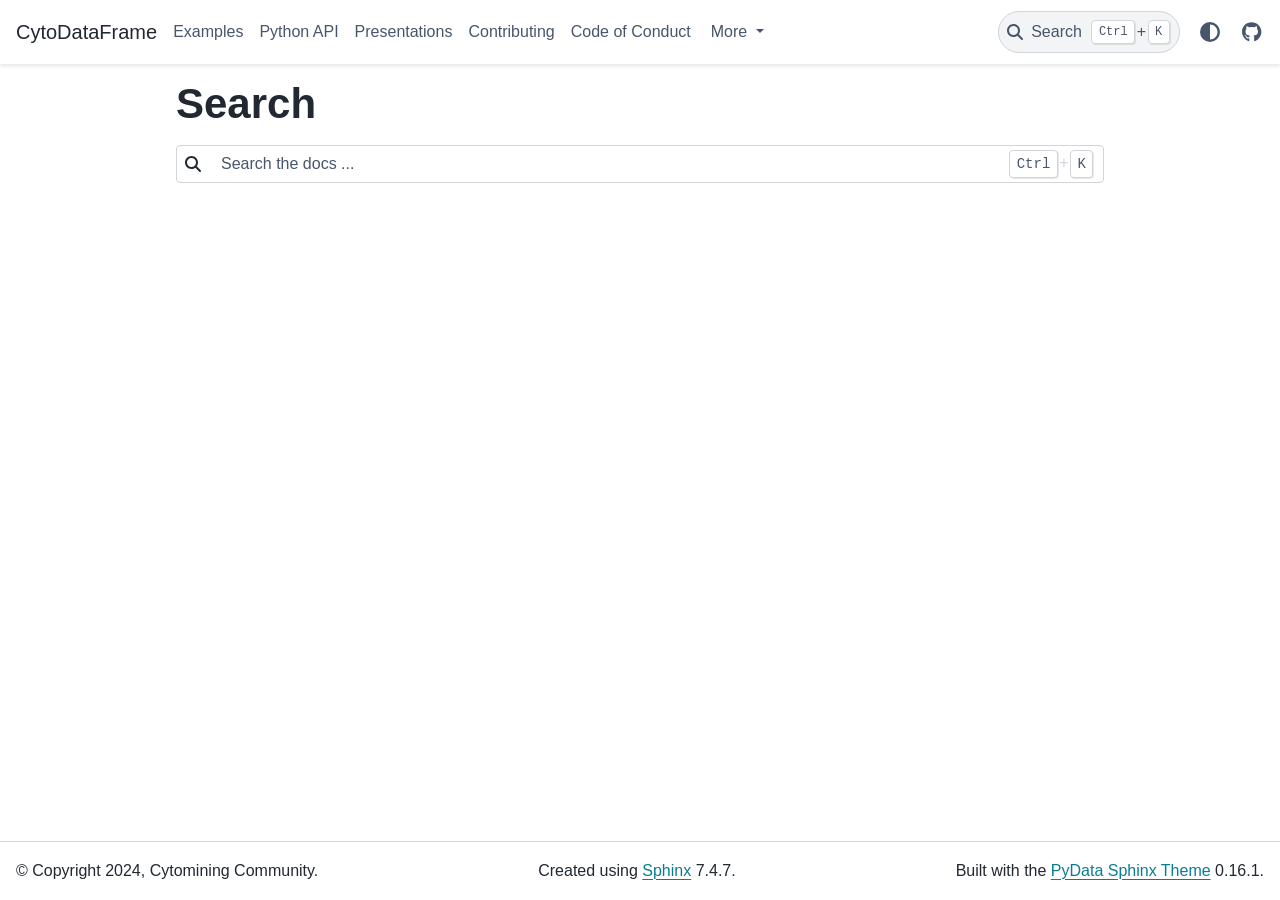
<file: search.html>
<!DOCTYPE html>


<html lang="en" data-content_root="./" >

  <head>
    <meta charset="utf-8" />
    <meta name="viewport" content="width=device-width, initial-scale=1.0" /><title>Search - CytoDataFrame  documentation</title>
  
  
  
  <script data-cfasync="false">
    document.documentElement.dataset.mode = localStorage.getItem("mode") || "";
    document.documentElement.dataset.theme = localStorage.getItem("theme") || "";
  </script>
  <!--
    this give us a css class that will be invisible only if js is disabled
  -->
  <noscript>
    <style>
      .pst-js-only { display: none !important; }

    </style>
  </noscript>
  
  <!-- Loaded before other Sphinx assets -->
  <link href="_static/styles/theme.css?digest=8878045cc6db502f8baf" rel="stylesheet" />
<link href="_static/styles/pydata-sphinx-theme.css?digest=8878045cc6db502f8baf" rel="stylesheet" />

    <link rel="stylesheet" type="text/css" href="_static/pygments.css?v=a746c00c" />
    <link rel="stylesheet" type="text/css" href="_static/mystnb.4510f1fc1dee50b3e5859aac5469c37c29e427902b24a333a5f9fcb2f0b3ac41.css" />
    <link rel="stylesheet" type="text/css" href="_static/custom.css?v=76a74e97" />
  
  <!-- So that users can add custom icons -->
  <script src="_static/scripts/fontawesome.js?digest=8878045cc6db502f8baf"></script>
  <!-- Pre-loaded scripts that we'll load fully later -->
  <link rel="preload" as="script" href="_static/scripts/bootstrap.js?digest=8878045cc6db502f8baf" />
<link rel="preload" as="script" href="_static/scripts/pydata-sphinx-theme.js?digest=8878045cc6db502f8baf" />

    <script src="_static/documentation_options.js?v=5929fcd5"></script>
    <script src="_static/doctools.js?v=9a2dae69"></script>
    <script src="_static/sphinx_highlight.js?v=dc90522c"></script>
    <script>DOCUMENTATION_OPTIONS.pagename = 'search';</script>
  <script src="_static/searchtools.js"></script>
  <script src="_static/language_data.js"></script>
  <script src="searchindex.js"></script>
    <link rel="index" title="Index" href="genindex.html" />
    <link rel="search" title="Search" href="#" />
  <meta name="viewport" content="width=device-width, initial-scale=1"/>
  <meta name="docsearch:language" content="en"/>
  <meta name="docsearch:version" content="" />
  </head>
  
  
  <body data-bs-spy="scroll" data-bs-target=".bd-toc-nav" data-offset="180" data-bs-root-margin="0px 0px -60%" data-default-mode="">

  
  
  <div id="pst-skip-link" class="skip-link d-print-none"><a href="#main-content">Skip to main content</a></div>
  
  <div id="pst-scroll-pixel-helper"></div>
  
  <button type="button" class="btn rounded-pill" id="pst-back-to-top">
    <i class="fa-solid fa-arrow-up"></i>Back to top</button>

  
  <dialog id="pst-search-dialog">
    
<form class="bd-search d-flex align-items-center"
      action="#"
      method="get">
  <i class="fa-solid fa-magnifying-glass"></i>
  <input type="search"
         class="form-control"
         name="q"
         placeholder="Search the docs ..."
         aria-label="Search the docs ..."
         autocomplete="off"
         autocorrect="off"
         autocapitalize="off"
         spellcheck="false"/>
  <span class="search-button__kbd-shortcut"><kbd class="kbd-shortcut__modifier">Ctrl</kbd>+<kbd>K</kbd></span>
</form>
  </dialog>

  <div class="pst-async-banner-revealer d-none">
  <aside id="bd-header-version-warning" class="d-none d-print-none" aria-label="Version warning"></aside>
</div>

  
    <header class="bd-header navbar navbar-expand-lg bd-navbar d-print-none">
<div class="bd-header__inner bd-page-width">
  <button class="pst-navbar-icon sidebar-toggle primary-toggle" aria-label="Site navigation">
    <span class="fa-solid fa-bars"></span>
  </button>
  
  
  <div class=" navbar-header-items__start">
    
      <div class="navbar-item">

  
    
  

<a class="navbar-brand logo" href="index.html">
  
  
  
  
  
  
    <p class="title logo__title">CytoDataFrame</p>
  
</a></div>
    
  </div>
  
  <div class=" navbar-header-items">
    
    <div class="me-auto navbar-header-items__center">
      
        <div class="navbar-item">
<nav>
  <ul class="bd-navbar-elements navbar-nav">
    
<li class="nav-item ">
  <a class="nav-link nav-internal" href="examples.html">
    Examples
  </a>
</li>


<li class="nav-item ">
  <a class="nav-link nav-internal" href="python-api.html">
    Python API
  </a>
</li>


<li class="nav-item ">
  <a class="nav-link nav-internal" href="presentations.html">
    Presentations
  </a>
</li>


<li class="nav-item ">
  <a class="nav-link nav-internal" href="contributing.html">
    Contributing
  </a>
</li>


<li class="nav-item ">
  <a class="nav-link nav-internal" href="code_of_conduct.html">
    Code of Conduct
  </a>
</li>

            <li class="nav-item dropdown">
                <button class="btn dropdown-toggle nav-item" type="button"
                data-bs-toggle="dropdown" aria-expanded="false"
                aria-controls="pst-nav-more-links">
                    More
                </button>
                <ul id="pst-nav-more-links" class="dropdown-menu">
                    
<li class=" ">
  <a class="nav-link dropdown-item nav-external" href="https://github.com/cytomining/coSMicQC">
    coSMicQC
  </a>
</li>

                </ul>
            </li>
            
  </ul>
</nav></div>
      
    </div>
    
    
    <div class="navbar-header-items__end">
      
        <div class="navbar-item navbar-persistent--container">
          

<button class="btn search-button-field search-button__button pst-js-only" title="Search" aria-label="Search" data-bs-placement="bottom" data-bs-toggle="tooltip">
 <i class="fa-solid fa-magnifying-glass"></i>
 <span class="search-button__default-text">Search</span>
 <span class="search-button__kbd-shortcut"><kbd class="kbd-shortcut__modifier">Ctrl</kbd>+<kbd class="kbd-shortcut__modifier">K</kbd></span>
</button>
        </div>
      
      
        <div class="navbar-item">

<button class="btn btn-sm nav-link pst-navbar-icon theme-switch-button pst-js-only" aria-label="Color mode" data-bs-title="Color mode"  data-bs-placement="bottom" data-bs-toggle="tooltip">
  <i class="theme-switch fa-solid fa-sun                fa-lg" data-mode="light" title="Light"></i>
  <i class="theme-switch fa-solid fa-moon               fa-lg" data-mode="dark"  title="Dark"></i>
  <i class="theme-switch fa-solid fa-circle-half-stroke fa-lg" data-mode="auto"  title="System Settings"></i>
</button></div>
      
        <div class="navbar-item"><ul class="navbar-icon-links"
    aria-label="Icon Links">
        <li class="nav-item">
          
          
          
          
          
          
          
          
          <a href="https://github.com/cytomining/CytoDataFrame" title="GitHub" class="nav-link pst-navbar-icon" rel="noopener" target="_blank" data-bs-toggle="tooltip" data-bs-placement="bottom"><i class="fa-brands fa-github fa-lg" aria-hidden="true"></i>
            <span class="sr-only">GitHub</span></a>
        </li>
</ul></div>
      
    </div>
    
  </div>
  
  
    <div class="navbar-persistent--mobile">

<button class="btn search-button-field search-button__button pst-js-only" title="Search" aria-label="Search" data-bs-placement="bottom" data-bs-toggle="tooltip">
 <i class="fa-solid fa-magnifying-glass"></i>
 <span class="search-button__default-text">Search</span>
 <span class="search-button__kbd-shortcut"><kbd class="kbd-shortcut__modifier">Ctrl</kbd>+<kbd class="kbd-shortcut__modifier">K</kbd></span>
</button>
    </div>
  

  
</div>

    </header>
  

  <div class="bd-container">
    <div class="bd-container__inner bd-page-width">
      
      
      
        
      
      <dialog id="pst-primary-sidebar-modal"></dialog>
      <div id="pst-primary-sidebar" class="bd-sidebar-primary bd-sidebar hide-on-wide">
        

  
  <div class="sidebar-header-items sidebar-primary__section">
    
    
      <div class="sidebar-header-items__center">
        
          
          
            <div class="navbar-item">
<nav>
  <ul class="bd-navbar-elements navbar-nav">
    
<li class="nav-item ">
  <a class="nav-link nav-internal" href="examples.html">
    Examples
  </a>
</li>


<li class="nav-item ">
  <a class="nav-link nav-internal" href="python-api.html">
    Python API
  </a>
</li>


<li class="nav-item ">
  <a class="nav-link nav-internal" href="presentations.html">
    Presentations
  </a>
</li>


<li class="nav-item ">
  <a class="nav-link nav-internal" href="contributing.html">
    Contributing
  </a>
</li>


<li class="nav-item ">
  <a class="nav-link nav-internal" href="code_of_conduct.html">
    Code of Conduct
  </a>
</li>


<li class="nav-item ">
  <a class="nav-link nav-external" href="https://github.com/cytomining/coSMicQC">
    coSMicQC
  </a>
</li>

  </ul>
</nav></div>
          
        
      </div>
    
    
    
      <div class="sidebar-header-items__end">
        
          <div class="navbar-item">

<button class="btn btn-sm nav-link pst-navbar-icon theme-switch-button pst-js-only" aria-label="Color mode" data-bs-title="Color mode"  data-bs-placement="bottom" data-bs-toggle="tooltip">
  <i class="theme-switch fa-solid fa-sun                fa-lg" data-mode="light" title="Light"></i>
  <i class="theme-switch fa-solid fa-moon               fa-lg" data-mode="dark"  title="Dark"></i>
  <i class="theme-switch fa-solid fa-circle-half-stroke fa-lg" data-mode="auto"  title="System Settings"></i>
</button></div>
        
          <div class="navbar-item"><ul class="navbar-icon-links"
    aria-label="Icon Links">
        <li class="nav-item">
          
          
          
          
          
          
          
          
          <a href="https://github.com/cytomining/CytoDataFrame" title="GitHub" class="nav-link pst-navbar-icon" rel="noopener" target="_blank" data-bs-toggle="tooltip" data-bs-placement="bottom"><i class="fa-brands fa-github fa-lg" aria-hidden="true"></i>
            <span class="sr-only">GitHub</span></a>
        </li>
</ul></div>
        
      </div>
    
  </div>
  
  
  <div class="sidebar-primary-items__end sidebar-primary__section">
      <div class="sidebar-primary-item">
<div id="ethical-ad-placement"
      class="flat"
      data-ea-publisher="readthedocs"
      data-ea-type="readthedocs-sidebar"
      data-ea-manual="true">
</div></div>
  </div>


      </div>
      
      <main id="main-content" class="bd-main" role="main">
        
        
          <div class="bd-content">
            <div class="bd-article-container">
              
              <div class="bd-header-article d-print-none"></div>
              
              
  <div class="bd-search-container">
    <h1>Search</h1>
    <noscript>
      <div class="admonition error">
        <p class="admonition-title">Error</p>
        <p>Please activate JavaScript to enable the search functionality.</p>
      </div>
    </noscript>
    
<form class="bd-search d-flex align-items-center"
      action="#"
      method="get">
  <i class="fa-solid fa-magnifying-glass"></i>
  <input type="search"
         class="form-control"
         name="q"
         placeholder="Search the docs ..."
         aria-label="Search the docs ..."
         autocomplete="off"
         autocorrect="off"
         autocapitalize="off"
         spellcheck="false"/>
  <span class="search-button__kbd-shortcut"><kbd class="kbd-shortcut__modifier">Ctrl</kbd>+<kbd>K</kbd></span>
</form>
    <div id="search-results"></div>
  </div>
  <script>
    // Activate the search field on page load
    let searchInput = document.querySelector("form.bd-search input");
    if (searchInput) {
        searchInput.focus();
        searchInput.select();
        console.log("[PST]: Set focus on search field.");
    }
  </script>

              
              
              
              
                <footer class="prev-next-footer d-print-none">
                  
<div class="prev-next-area">
</div>
                </footer>
              
            </div>
            
            
              
            
          </div>
          <footer class="bd-footer-content">
            
          </footer>
        
      </main>
    </div>
  </div>
  
  <!-- Scripts loaded after <body> so the DOM is not blocked -->
  <script defer src="_static/scripts/bootstrap.js?digest=8878045cc6db502f8baf"></script>
<script defer src="_static/scripts/pydata-sphinx-theme.js?digest=8878045cc6db502f8baf"></script>

  <footer class="bd-footer">
<div class="bd-footer__inner bd-page-width">
  
    <div class="footer-items__start">
      
        <div class="footer-item">

  <p class="copyright">
    
      © Copyright 2024, Cytomining Community.
      <br/>
    
  </p>
</div>
      
    </div>
  
  
    <div class="footer-items__center">
      
        <div class="footer-item">

  <p class="sphinx-version">
    Created using <a href="https://www.sphinx-doc.org/">Sphinx</a> 7.4.7.
    <br/>
  </p>
</div>
      
    </div>
  
  
    <div class="footer-items__end">
      
        <div class="footer-item">
<p class="theme-version">
  <!-- # L10n: Setting the PST URL as an argument as this does not need to be localized -->
  Built with the <a href="https://pydata-sphinx-theme.readthedocs.io/en/stable/index.html">PyData Sphinx Theme</a> 0.16.1.
</p></div>
      
    </div>
  
</div>

  </footer>
  </body>
</html>
</file>
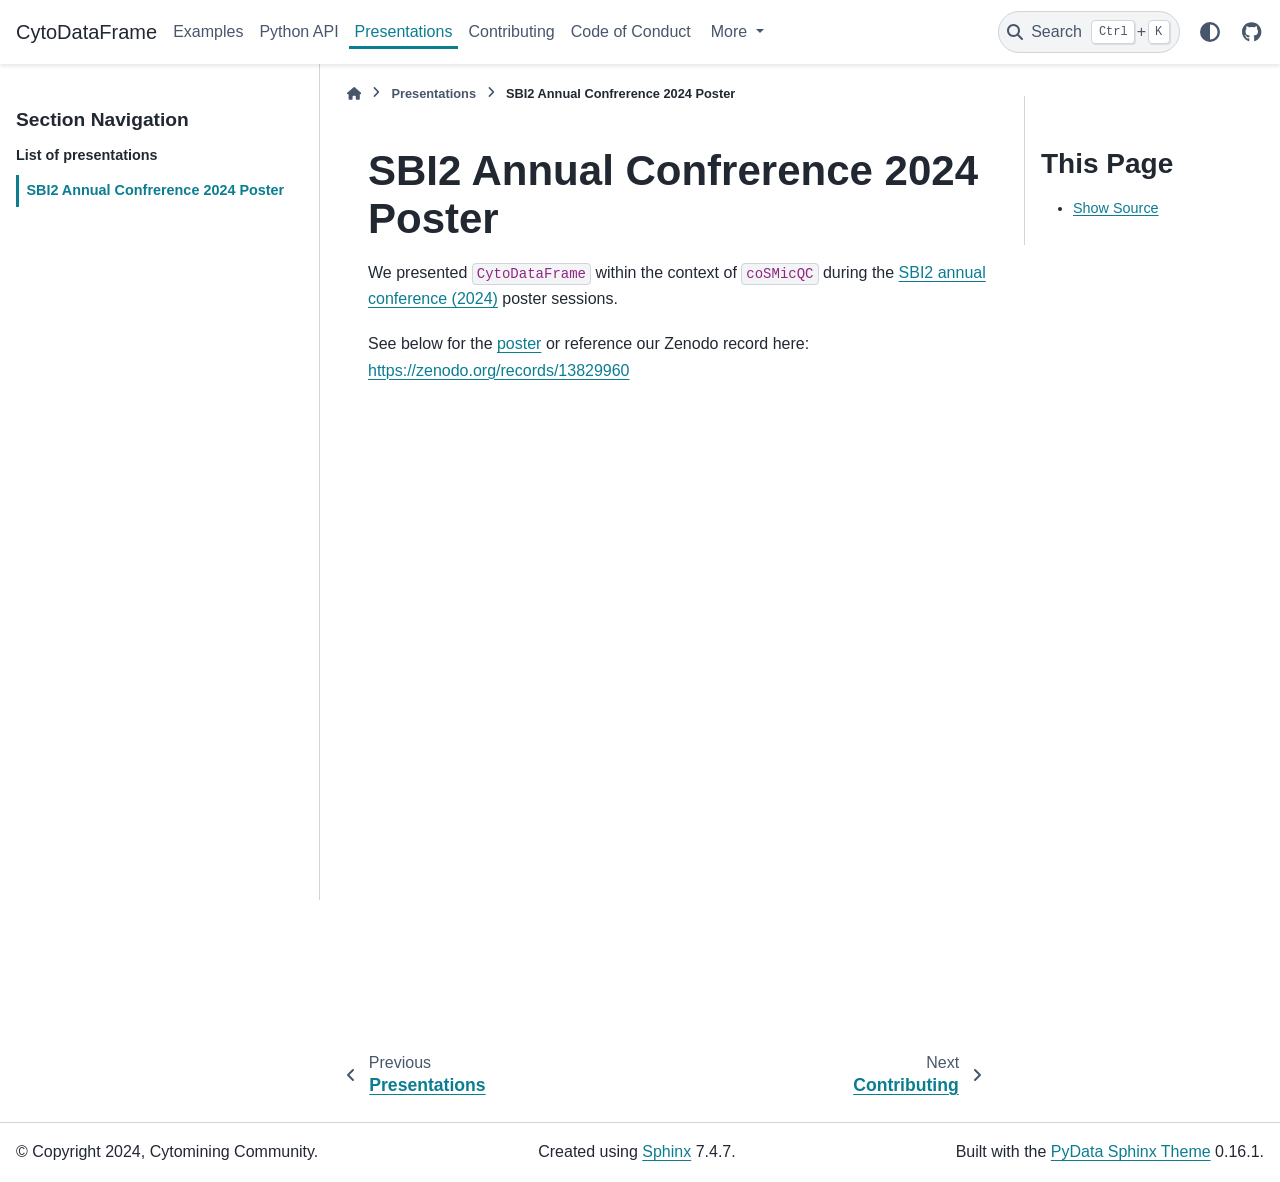
<file: presentations/sbi2-2024.html>
<!DOCTYPE html>


<html lang="en" data-content_root="../" >

  <head>
    <meta charset="utf-8" />
    <meta name="viewport" content="width=device-width, initial-scale=1.0" /><meta name="viewport" content="width=device-width, initial-scale=1" />

    <title>SBI2 Annual Confrerence 2024 Poster &#8212; CytoDataFrame  documentation</title>
  
  
  
  <script data-cfasync="false">
    document.documentElement.dataset.mode = localStorage.getItem("mode") || "";
    document.documentElement.dataset.theme = localStorage.getItem("theme") || "";
  </script>
  <!--
    this give us a css class that will be invisible only if js is disabled
  -->
  <noscript>
    <style>
      .pst-js-only { display: none !important; }

    </style>
  </noscript>
  
  <!-- Loaded before other Sphinx assets -->
  <link href="../_static/styles/theme.css?digest=8878045cc6db502f8baf" rel="stylesheet" />
<link href="../_static/styles/pydata-sphinx-theme.css?digest=8878045cc6db502f8baf" rel="stylesheet" />

    <link rel="stylesheet" type="text/css" href="../_static/pygments.css?v=a746c00c" />
    <link rel="stylesheet" type="text/css" href="../_static/mystnb.4510f1fc1dee50b3e5859aac5469c37c29e427902b24a333a5f9fcb2f0b3ac41.css" />
    <link rel="stylesheet" type="text/css" href="../_static/custom.css?v=76a74e97" />
  
  <!-- So that users can add custom icons -->
  <script src="../_static/scripts/fontawesome.js?digest=8878045cc6db502f8baf"></script>
  <!-- Pre-loaded scripts that we'll load fully later -->
  <link rel="preload" as="script" href="../_static/scripts/bootstrap.js?digest=8878045cc6db502f8baf" />
<link rel="preload" as="script" href="../_static/scripts/pydata-sphinx-theme.js?digest=8878045cc6db502f8baf" />

    <script src="../_static/documentation_options.js?v=5929fcd5"></script>
    <script src="../_static/doctools.js?v=9a2dae69"></script>
    <script src="../_static/sphinx_highlight.js?v=dc90522c"></script>
    <script>DOCUMENTATION_OPTIONS.pagename = 'presentations/sbi2-2024';</script>
    <link rel="index" title="Index" href="../genindex.html" />
    <link rel="search" title="Search" href="../search.html" />
    <link rel="next" title="Contributing" href="../contributing.html" />
    <link rel="prev" title="Presentations" href="../presentations.html" />
  <meta name="viewport" content="width=device-width, initial-scale=1"/>
  <meta name="docsearch:language" content="en"/>
  <meta name="docsearch:version" content="" />
  </head>
  
  
  <body data-bs-spy="scroll" data-bs-target=".bd-toc-nav" data-offset="180" data-bs-root-margin="0px 0px -60%" data-default-mode="">

  
  
  <div id="pst-skip-link" class="skip-link d-print-none"><a href="#main-content">Skip to main content</a></div>
  
  <div id="pst-scroll-pixel-helper"></div>
  
  <button type="button" class="btn rounded-pill" id="pst-back-to-top">
    <i class="fa-solid fa-arrow-up"></i>Back to top</button>

  
  <dialog id="pst-search-dialog">
    
<form class="bd-search d-flex align-items-center"
      action="../search.html"
      method="get">
  <i class="fa-solid fa-magnifying-glass"></i>
  <input type="search"
         class="form-control"
         name="q"
         placeholder="Search the docs ..."
         aria-label="Search the docs ..."
         autocomplete="off"
         autocorrect="off"
         autocapitalize="off"
         spellcheck="false"/>
  <span class="search-button__kbd-shortcut"><kbd class="kbd-shortcut__modifier">Ctrl</kbd>+<kbd>K</kbd></span>
</form>
  </dialog>

  <div class="pst-async-banner-revealer d-none">
  <aside id="bd-header-version-warning" class="d-none d-print-none" aria-label="Version warning"></aside>
</div>

  
    <header class="bd-header navbar navbar-expand-lg bd-navbar d-print-none">
<div class="bd-header__inner bd-page-width">
  <button class="pst-navbar-icon sidebar-toggle primary-toggle" aria-label="Site navigation">
    <span class="fa-solid fa-bars"></span>
  </button>
  
  
  <div class=" navbar-header-items__start">
    
      <div class="navbar-item">

  
    
  

<a class="navbar-brand logo" href="../index.html">
  
  
  
  
  
  
    <p class="title logo__title">CytoDataFrame</p>
  
</a></div>
    
  </div>
  
  <div class=" navbar-header-items">
    
    <div class="me-auto navbar-header-items__center">
      
        <div class="navbar-item">
<nav>
  <ul class="bd-navbar-elements navbar-nav">
    
<li class="nav-item ">
  <a class="nav-link nav-internal" href="../examples.html">
    Examples
  </a>
</li>


<li class="nav-item ">
  <a class="nav-link nav-internal" href="../python-api.html">
    Python API
  </a>
</li>


<li class="nav-item current active">
  <a class="nav-link nav-internal" href="../presentations.html">
    Presentations
  </a>
</li>


<li class="nav-item ">
  <a class="nav-link nav-internal" href="../contributing.html">
    Contributing
  </a>
</li>


<li class="nav-item ">
  <a class="nav-link nav-internal" href="../code_of_conduct.html">
    Code of Conduct
  </a>
</li>

            <li class="nav-item dropdown">
                <button class="btn dropdown-toggle nav-item" type="button"
                data-bs-toggle="dropdown" aria-expanded="false"
                aria-controls="pst-nav-more-links">
                    More
                </button>
                <ul id="pst-nav-more-links" class="dropdown-menu">
                    
<li class=" ">
  <a class="nav-link dropdown-item nav-external" href="https://github.com/cytomining/coSMicQC">
    coSMicQC
  </a>
</li>

                </ul>
            </li>
            
  </ul>
</nav></div>
      
    </div>
    
    
    <div class="navbar-header-items__end">
      
        <div class="navbar-item navbar-persistent--container">
          

<button class="btn search-button-field search-button__button pst-js-only" title="Search" aria-label="Search" data-bs-placement="bottom" data-bs-toggle="tooltip">
 <i class="fa-solid fa-magnifying-glass"></i>
 <span class="search-button__default-text">Search</span>
 <span class="search-button__kbd-shortcut"><kbd class="kbd-shortcut__modifier">Ctrl</kbd>+<kbd class="kbd-shortcut__modifier">K</kbd></span>
</button>
        </div>
      
      
        <div class="navbar-item">

<button class="btn btn-sm nav-link pst-navbar-icon theme-switch-button pst-js-only" aria-label="Color mode" data-bs-title="Color mode"  data-bs-placement="bottom" data-bs-toggle="tooltip">
  <i class="theme-switch fa-solid fa-sun                fa-lg" data-mode="light" title="Light"></i>
  <i class="theme-switch fa-solid fa-moon               fa-lg" data-mode="dark"  title="Dark"></i>
  <i class="theme-switch fa-solid fa-circle-half-stroke fa-lg" data-mode="auto"  title="System Settings"></i>
</button></div>
      
        <div class="navbar-item"><ul class="navbar-icon-links"
    aria-label="Icon Links">
        <li class="nav-item">
          
          
          
          
          
          
          
          
          <a href="https://github.com/cytomining/CytoDataFrame" title="GitHub" class="nav-link pst-navbar-icon" rel="noopener" target="_blank" data-bs-toggle="tooltip" data-bs-placement="bottom"><i class="fa-brands fa-github fa-lg" aria-hidden="true"></i>
            <span class="sr-only">GitHub</span></a>
        </li>
</ul></div>
      
    </div>
    
  </div>
  
  
    <div class="navbar-persistent--mobile">

<button class="btn search-button-field search-button__button pst-js-only" title="Search" aria-label="Search" data-bs-placement="bottom" data-bs-toggle="tooltip">
 <i class="fa-solid fa-magnifying-glass"></i>
 <span class="search-button__default-text">Search</span>
 <span class="search-button__kbd-shortcut"><kbd class="kbd-shortcut__modifier">Ctrl</kbd>+<kbd class="kbd-shortcut__modifier">K</kbd></span>
</button>
    </div>
  

  
    <button class="pst-navbar-icon sidebar-toggle secondary-toggle" aria-label="On this page">
      <span class="fa-solid fa-outdent"></span>
    </button>
  
</div>

    </header>
  

  <div class="bd-container">
    <div class="bd-container__inner bd-page-width">
      
      
      
      <dialog id="pst-primary-sidebar-modal"></dialog>
      <div id="pst-primary-sidebar" class="bd-sidebar-primary bd-sidebar">
        

  
  <div class="sidebar-header-items sidebar-primary__section">
    
    
      <div class="sidebar-header-items__center">
        
          
          
            <div class="navbar-item">
<nav>
  <ul class="bd-navbar-elements navbar-nav">
    
<li class="nav-item ">
  <a class="nav-link nav-internal" href="../examples.html">
    Examples
  </a>
</li>


<li class="nav-item ">
  <a class="nav-link nav-internal" href="../python-api.html">
    Python API
  </a>
</li>


<li class="nav-item current active">
  <a class="nav-link nav-internal" href="../presentations.html">
    Presentations
  </a>
</li>


<li class="nav-item ">
  <a class="nav-link nav-internal" href="../contributing.html">
    Contributing
  </a>
</li>


<li class="nav-item ">
  <a class="nav-link nav-internal" href="../code_of_conduct.html">
    Code of Conduct
  </a>
</li>


<li class="nav-item ">
  <a class="nav-link nav-external" href="https://github.com/cytomining/coSMicQC">
    coSMicQC
  </a>
</li>

  </ul>
</nav></div>
          
        
      </div>
    
    
    
      <div class="sidebar-header-items__end">
        
          <div class="navbar-item">

<button class="btn btn-sm nav-link pst-navbar-icon theme-switch-button pst-js-only" aria-label="Color mode" data-bs-title="Color mode"  data-bs-placement="bottom" data-bs-toggle="tooltip">
  <i class="theme-switch fa-solid fa-sun                fa-lg" data-mode="light" title="Light"></i>
  <i class="theme-switch fa-solid fa-moon               fa-lg" data-mode="dark"  title="Dark"></i>
  <i class="theme-switch fa-solid fa-circle-half-stroke fa-lg" data-mode="auto"  title="System Settings"></i>
</button></div>
        
          <div class="navbar-item"><ul class="navbar-icon-links"
    aria-label="Icon Links">
        <li class="nav-item">
          
          
          
          
          
          
          
          
          <a href="https://github.com/cytomining/CytoDataFrame" title="GitHub" class="nav-link pst-navbar-icon" rel="noopener" target="_blank" data-bs-toggle="tooltip" data-bs-placement="bottom"><i class="fa-brands fa-github fa-lg" aria-hidden="true"></i>
            <span class="sr-only">GitHub</span></a>
        </li>
</ul></div>
        
      </div>
    
  </div>
  
    <div class="sidebar-primary-items__start sidebar-primary__section">
        <div class="sidebar-primary-item">
<nav class="bd-docs-nav bd-links"
     aria-label="Section Navigation">
  <p class="bd-links__title" role="heading" aria-level="1">Section Navigation</p>
  <div class="bd-toc-item navbar-nav"><p aria-level="2" class="caption" role="heading"><span class="caption-text">List of presentations</span></p>
<ul class="current nav bd-sidenav">
<li class="toctree-l1 current active"><a class="current reference internal" href="#">SBI2 Annual Confrerence 2024 Poster</a></li>
</ul>
</div>
</nav></div>
    </div>
  
  
  <div class="sidebar-primary-items__end sidebar-primary__section">
      <div class="sidebar-primary-item">
<div id="ethical-ad-placement"
      class="flat"
      data-ea-publisher="readthedocs"
      data-ea-type="readthedocs-sidebar"
      data-ea-manual="true">
</div></div>
  </div>


      </div>
      
      <main id="main-content" class="bd-main" role="main">
        
        
          <div class="bd-content">
            <div class="bd-article-container">
              
              <div class="bd-header-article d-print-none">
<div class="header-article-items header-article__inner">
  
    <div class="header-article-items__start">
      
        <div class="header-article-item">

<nav aria-label="Breadcrumb" class="d-print-none">
  <ul class="bd-breadcrumbs">
    
    <li class="breadcrumb-item breadcrumb-home">
      <a href="../index.html" class="nav-link" aria-label="Home">
        <i class="fa-solid fa-home"></i>
      </a>
    </li>
    
    <li class="breadcrumb-item"><a href="../presentations.html" class="nav-link">Presentations</a></li>
    
    <li class="breadcrumb-item active" aria-current="page"><span class="ellipsis">SBI2 Annual Confrerence 2024 Poster</span></li>
  </ul>
</nav>
</div>
      
    </div>
  
  
</div>
</div>
              
              
              
                
<div id="searchbox"></div>
                <article class="bd-article">
                  
  <section id="sbi2-annual-confrerence-2024-poster">
<h1>SBI2 Annual Confrerence 2024 Poster<a class="headerlink" href="#sbi2-annual-confrerence-2024-poster" title="Link to this heading">#</a></h1>
<p>We presented <code class="docutils literal notranslate"><span class="pre">CytoDataFrame</span></code> within the context of <code class="docutils literal notranslate"><span class="pre">coSMicQC</span></code> during the <a class="reference external" href="https://sbi2.org/conference/">SBI2 annual conference (2024)</a> poster sessions.</p>
<p>See below for the <a class="reference external" href="https://cytomining.github.io/coSMicQC/media/sbi2-2024-cosmicqc-poster.pdf">poster</a> or reference our Zenodo record here: <a class="reference external" href="https://zenodo.org/records/13829960">https://zenodo.org/records/13829960</a></p>
<iframe src="https://cytomining.github.io/coSMicQC/media/sbi2-2024-cosmicqc-poster.pdf" width="100%" height="600px"></iframe>
</section>


                </article>
              
              
              
              
              
                <footer class="prev-next-footer d-print-none">
                  
<div class="prev-next-area">
    <a class="left-prev"
       href="../presentations.html"
       title="previous page">
      <i class="fa-solid fa-angle-left"></i>
      <div class="prev-next-info">
        <p class="prev-next-subtitle">previous</p>
        <p class="prev-next-title">Presentations</p>
      </div>
    </a>
    <a class="right-next"
       href="../contributing.html"
       title="next page">
      <div class="prev-next-info">
        <p class="prev-next-subtitle">next</p>
        <p class="prev-next-title">Contributing</p>
      </div>
      <i class="fa-solid fa-angle-right"></i>
    </a>
</div>
                </footer>
              
            </div>
            
            
              
                <dialog id="pst-secondary-sidebar-modal"></dialog>
                <div id="pst-secondary-sidebar" class="bd-sidebar-secondary bd-toc"><div class="sidebar-secondary-items sidebar-secondary__inner">


  <div class="sidebar-secondary-item">
  <div role="note" aria-label="source link">
    <h3>This Page</h3>
    <ul class="this-page-menu">
      <li><a href="../_sources/presentations/sbi2-2024.md.txt"
            rel="nofollow">Show Source</a></li>
    </ul>
   </div></div>

</div></div>
              
            
          </div>
          <footer class="bd-footer-content">
            
          </footer>
        
      </main>
    </div>
  </div>
  
  <!-- Scripts loaded after <body> so the DOM is not blocked -->
  <script defer src="../_static/scripts/bootstrap.js?digest=8878045cc6db502f8baf"></script>
<script defer src="../_static/scripts/pydata-sphinx-theme.js?digest=8878045cc6db502f8baf"></script>

  <footer class="bd-footer">
<div class="bd-footer__inner bd-page-width">
  
    <div class="footer-items__start">
      
        <div class="footer-item">

  <p class="copyright">
    
      © Copyright 2024, Cytomining Community.
      <br/>
    
  </p>
</div>
      
    </div>
  
  
    <div class="footer-items__center">
      
        <div class="footer-item">

  <p class="sphinx-version">
    Created using <a href="https://www.sphinx-doc.org/">Sphinx</a> 7.4.7.
    <br/>
  </p>
</div>
      
    </div>
  
  
    <div class="footer-items__end">
      
        <div class="footer-item">
<p class="theme-version">
  <!-- # L10n: Setting the PST URL as an argument as this does not need to be localized -->
  Built with the <a href="https://pydata-sphinx-theme.readthedocs.io/en/stable/index.html">PyData Sphinx Theme</a> 0.16.1.
</p></div>
      
    </div>
  
</div>

  </footer>
  </body>
</html>
</file>
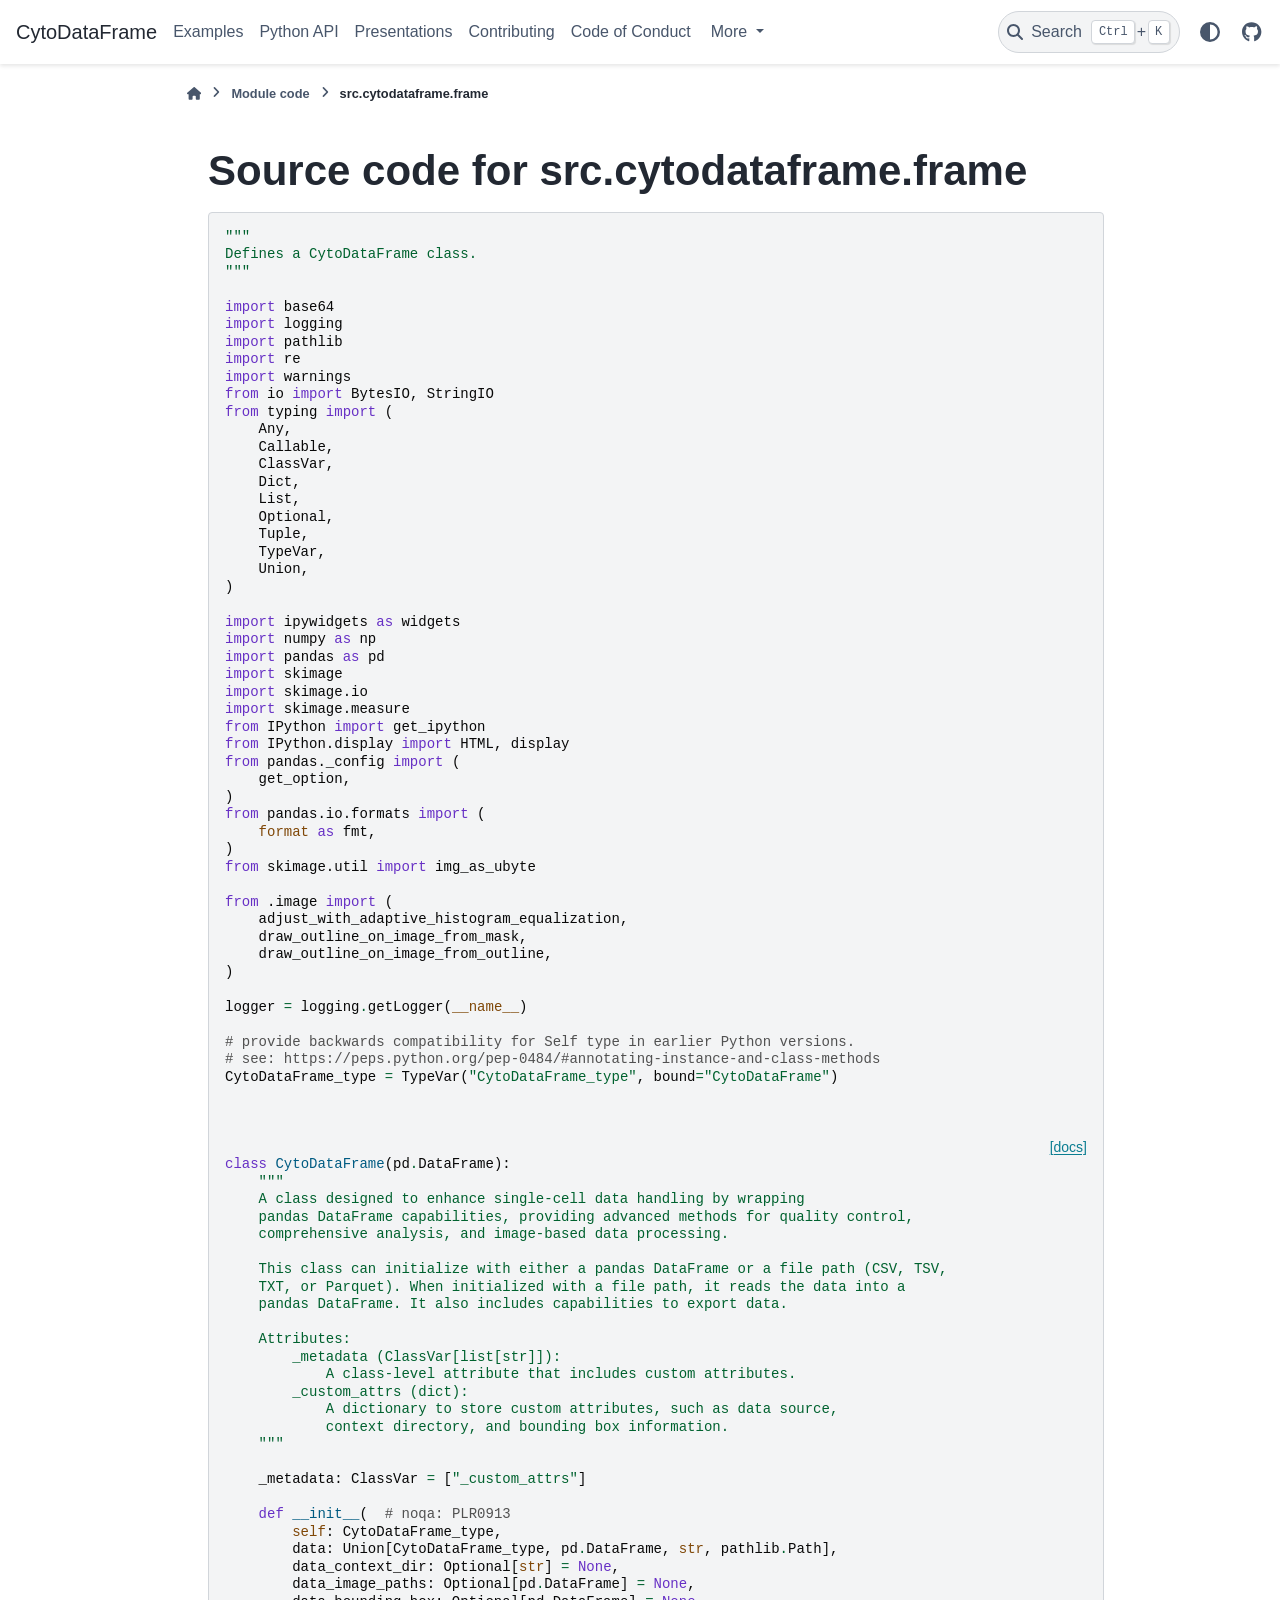
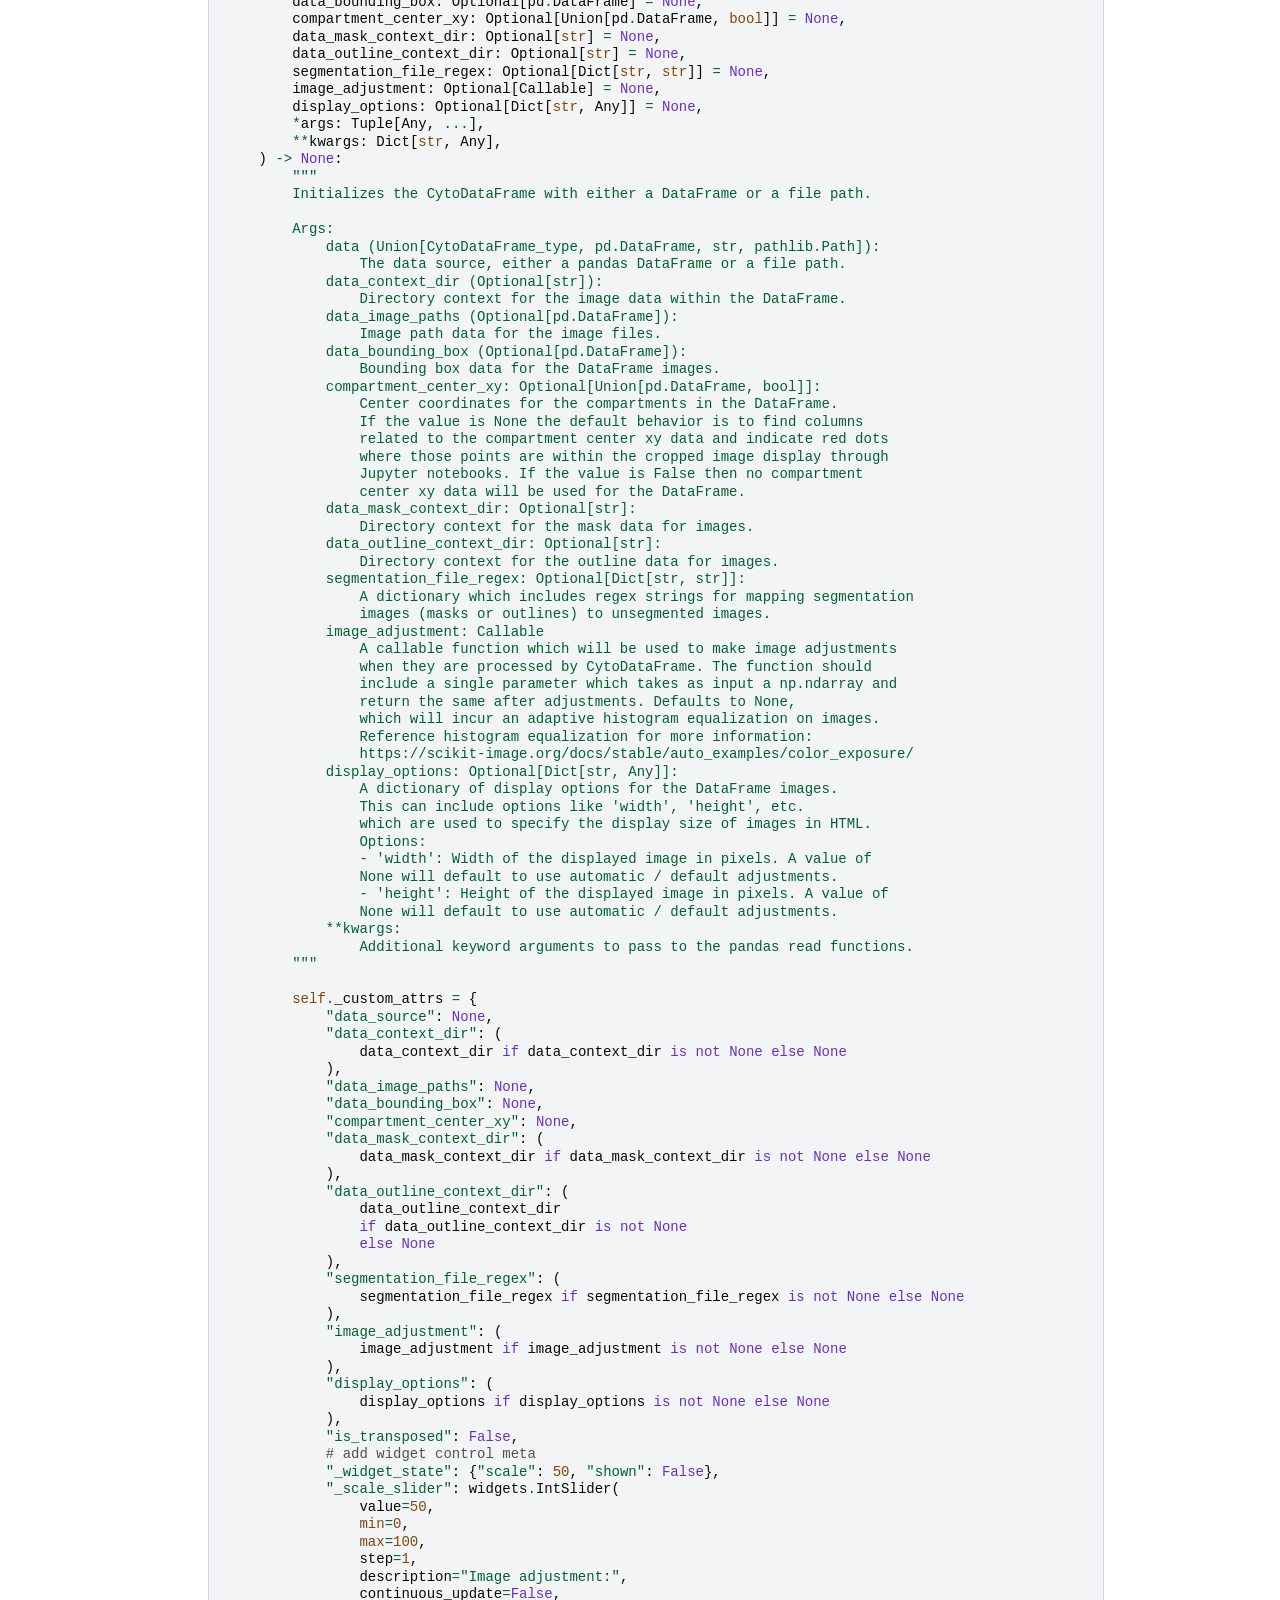
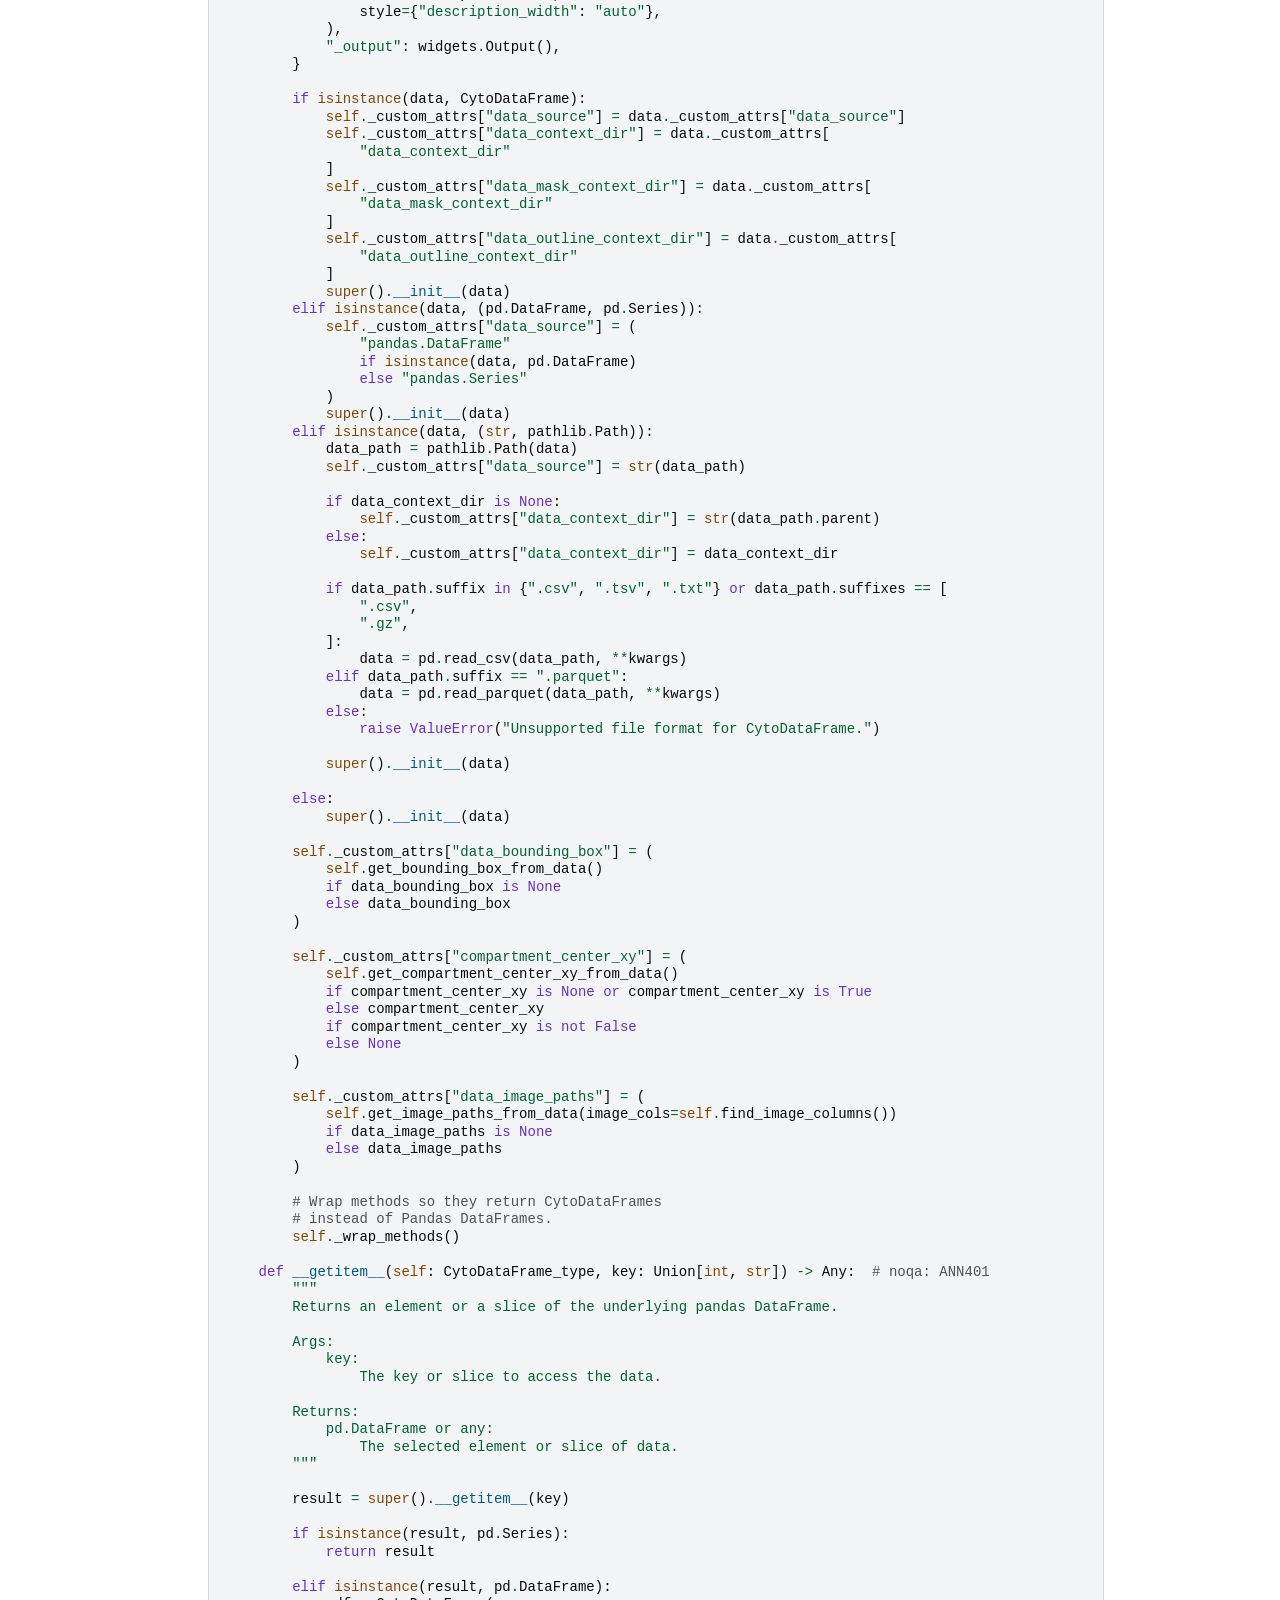
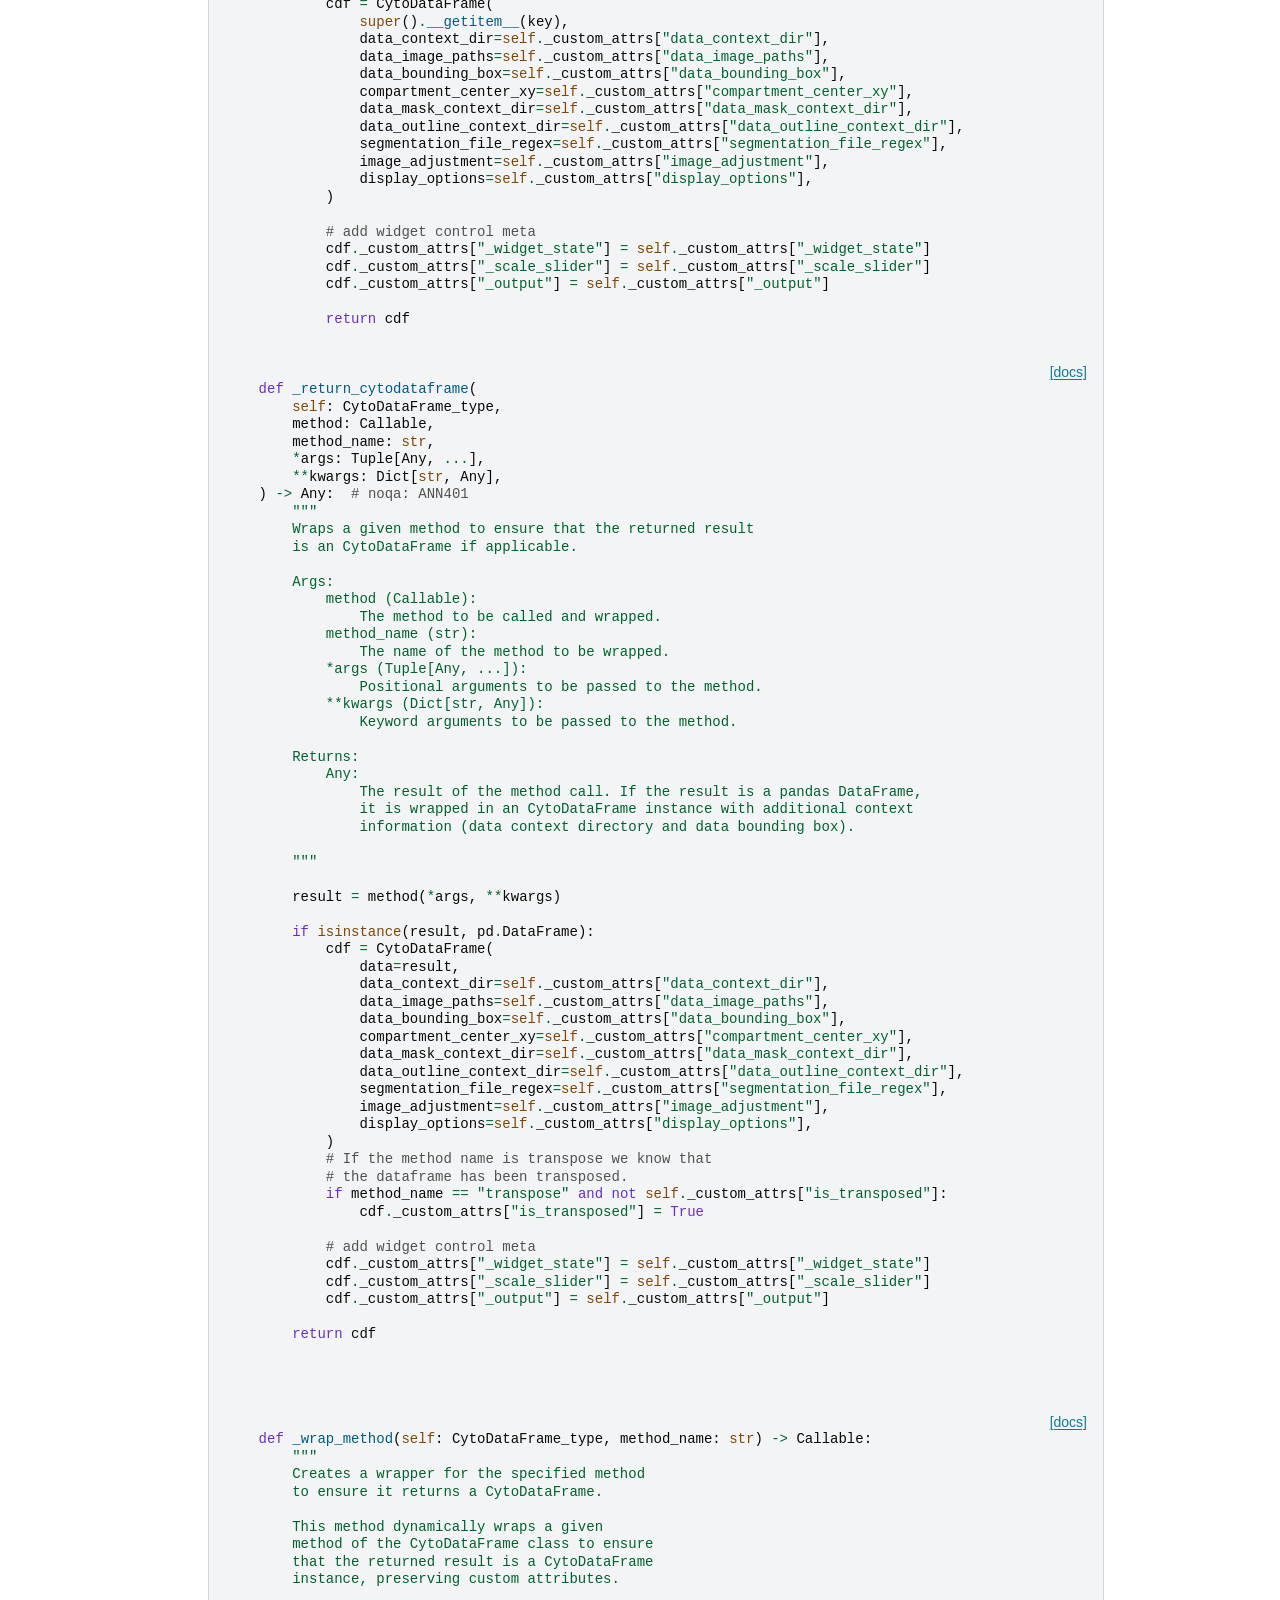
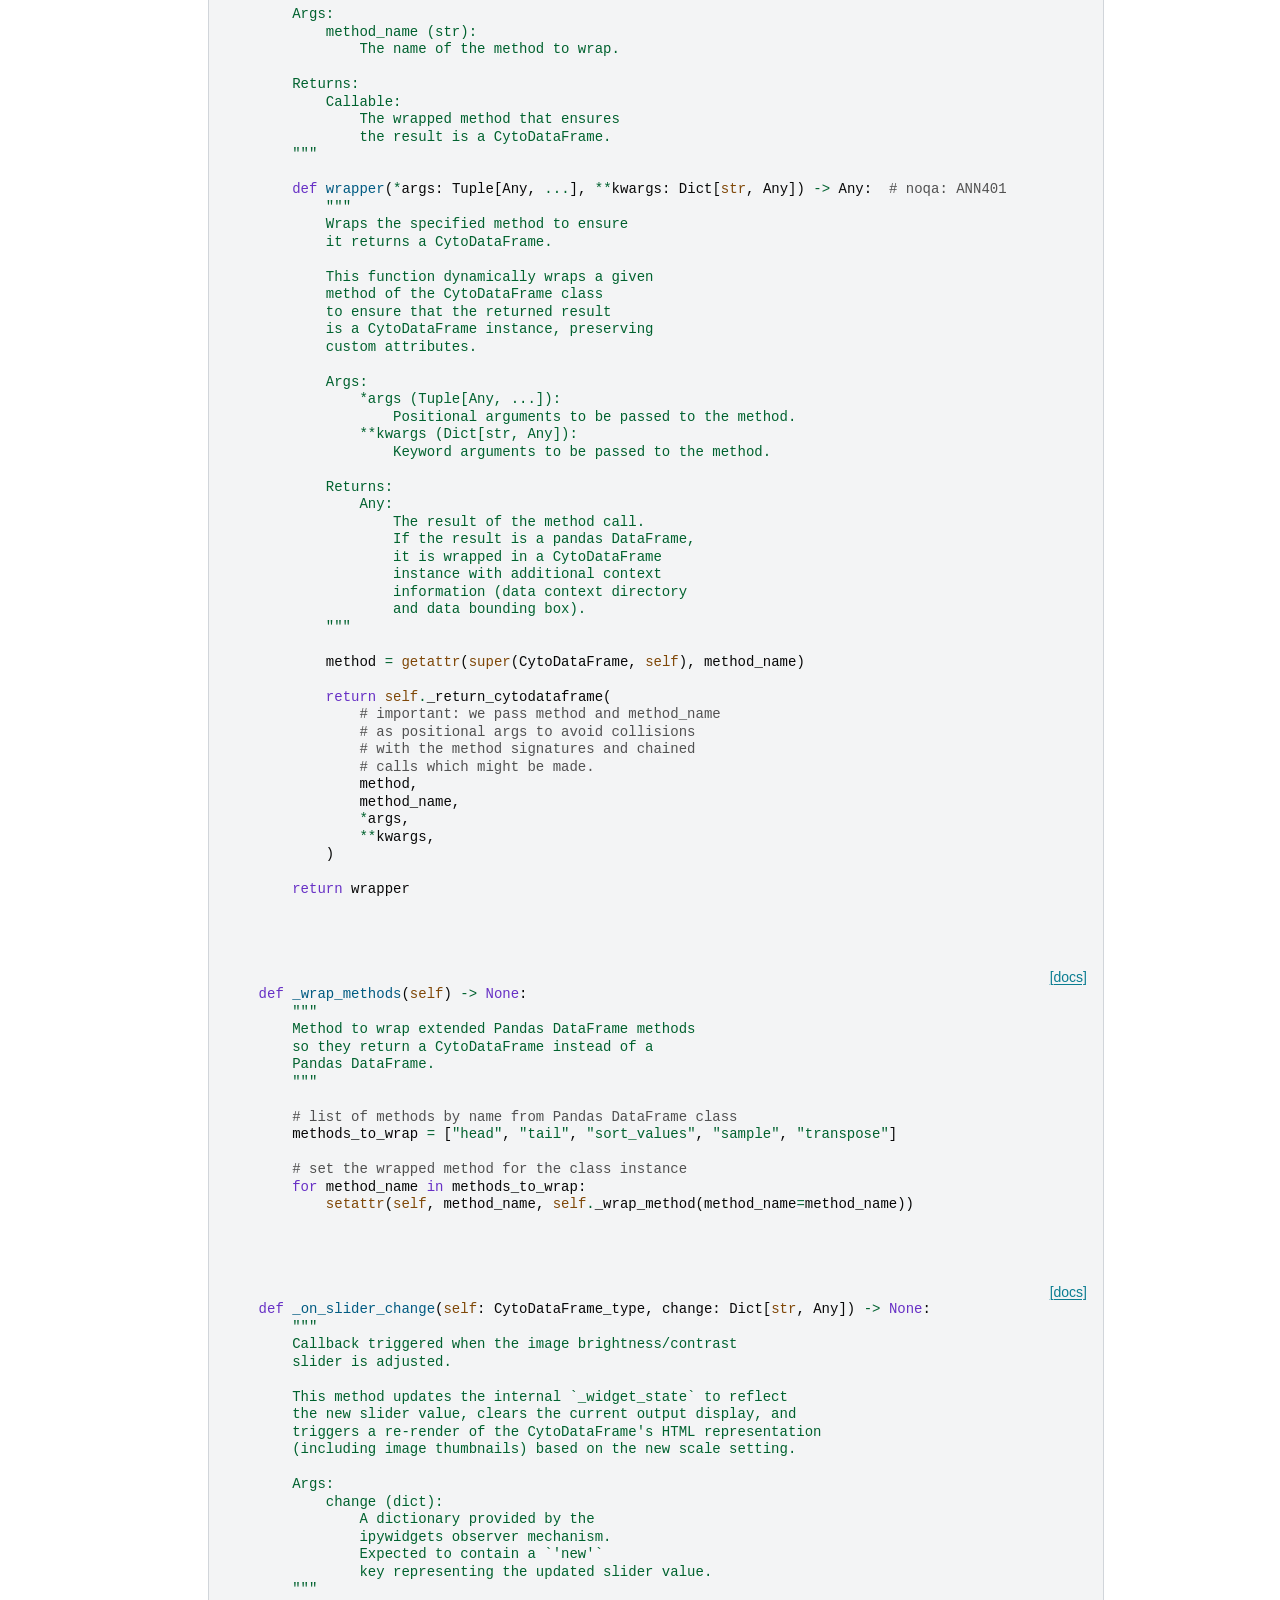
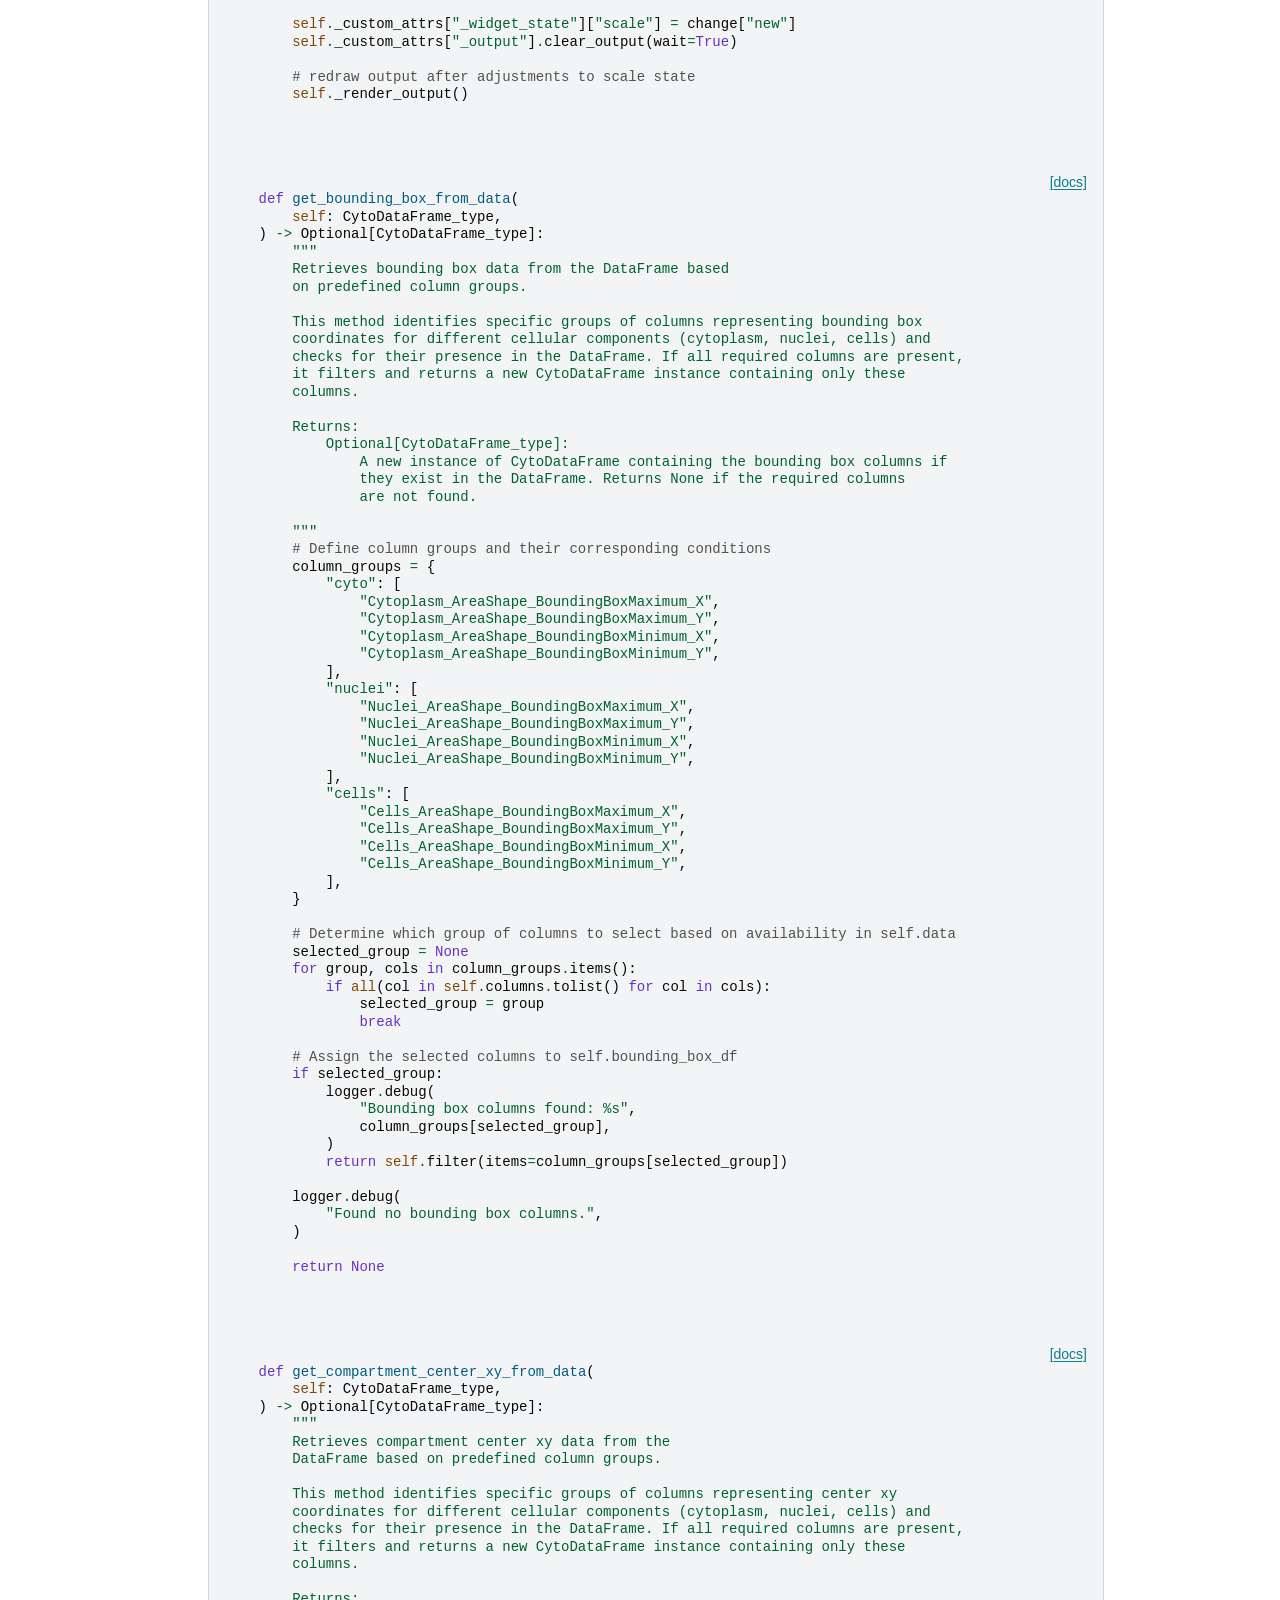
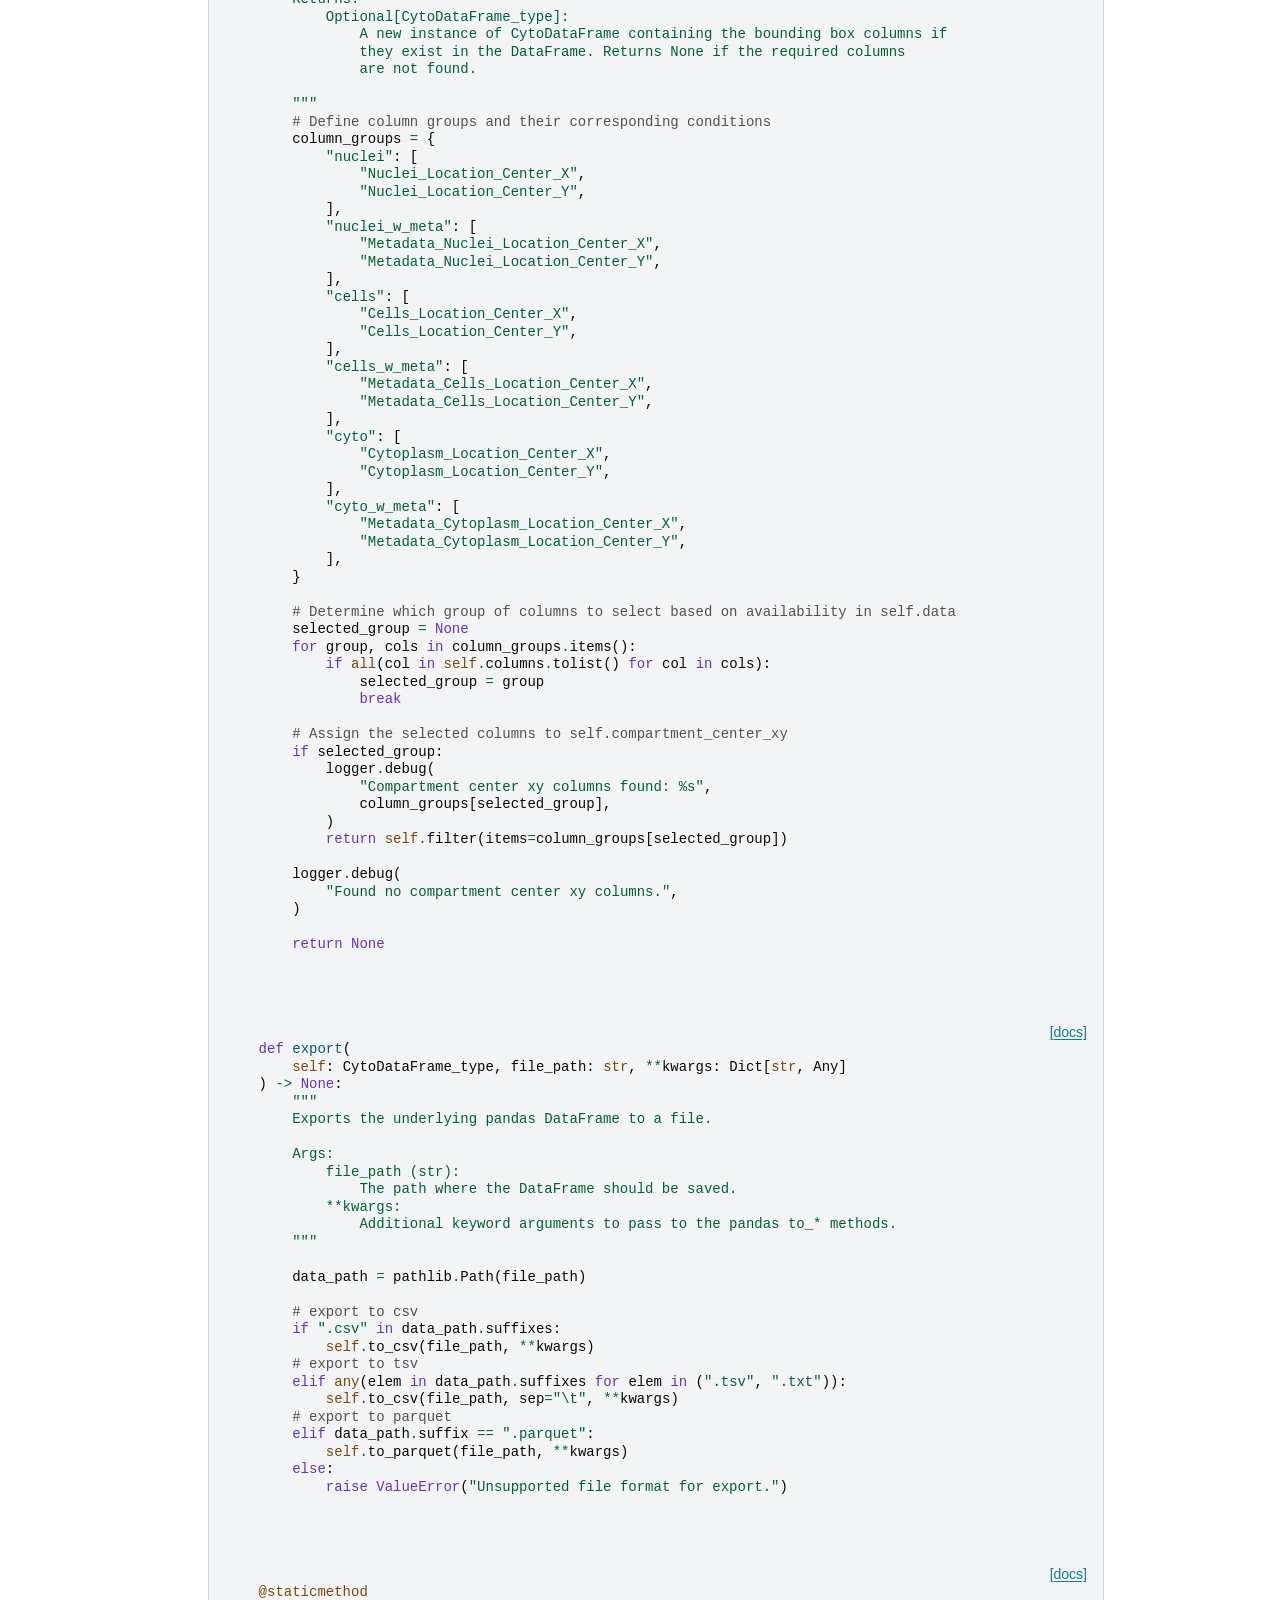
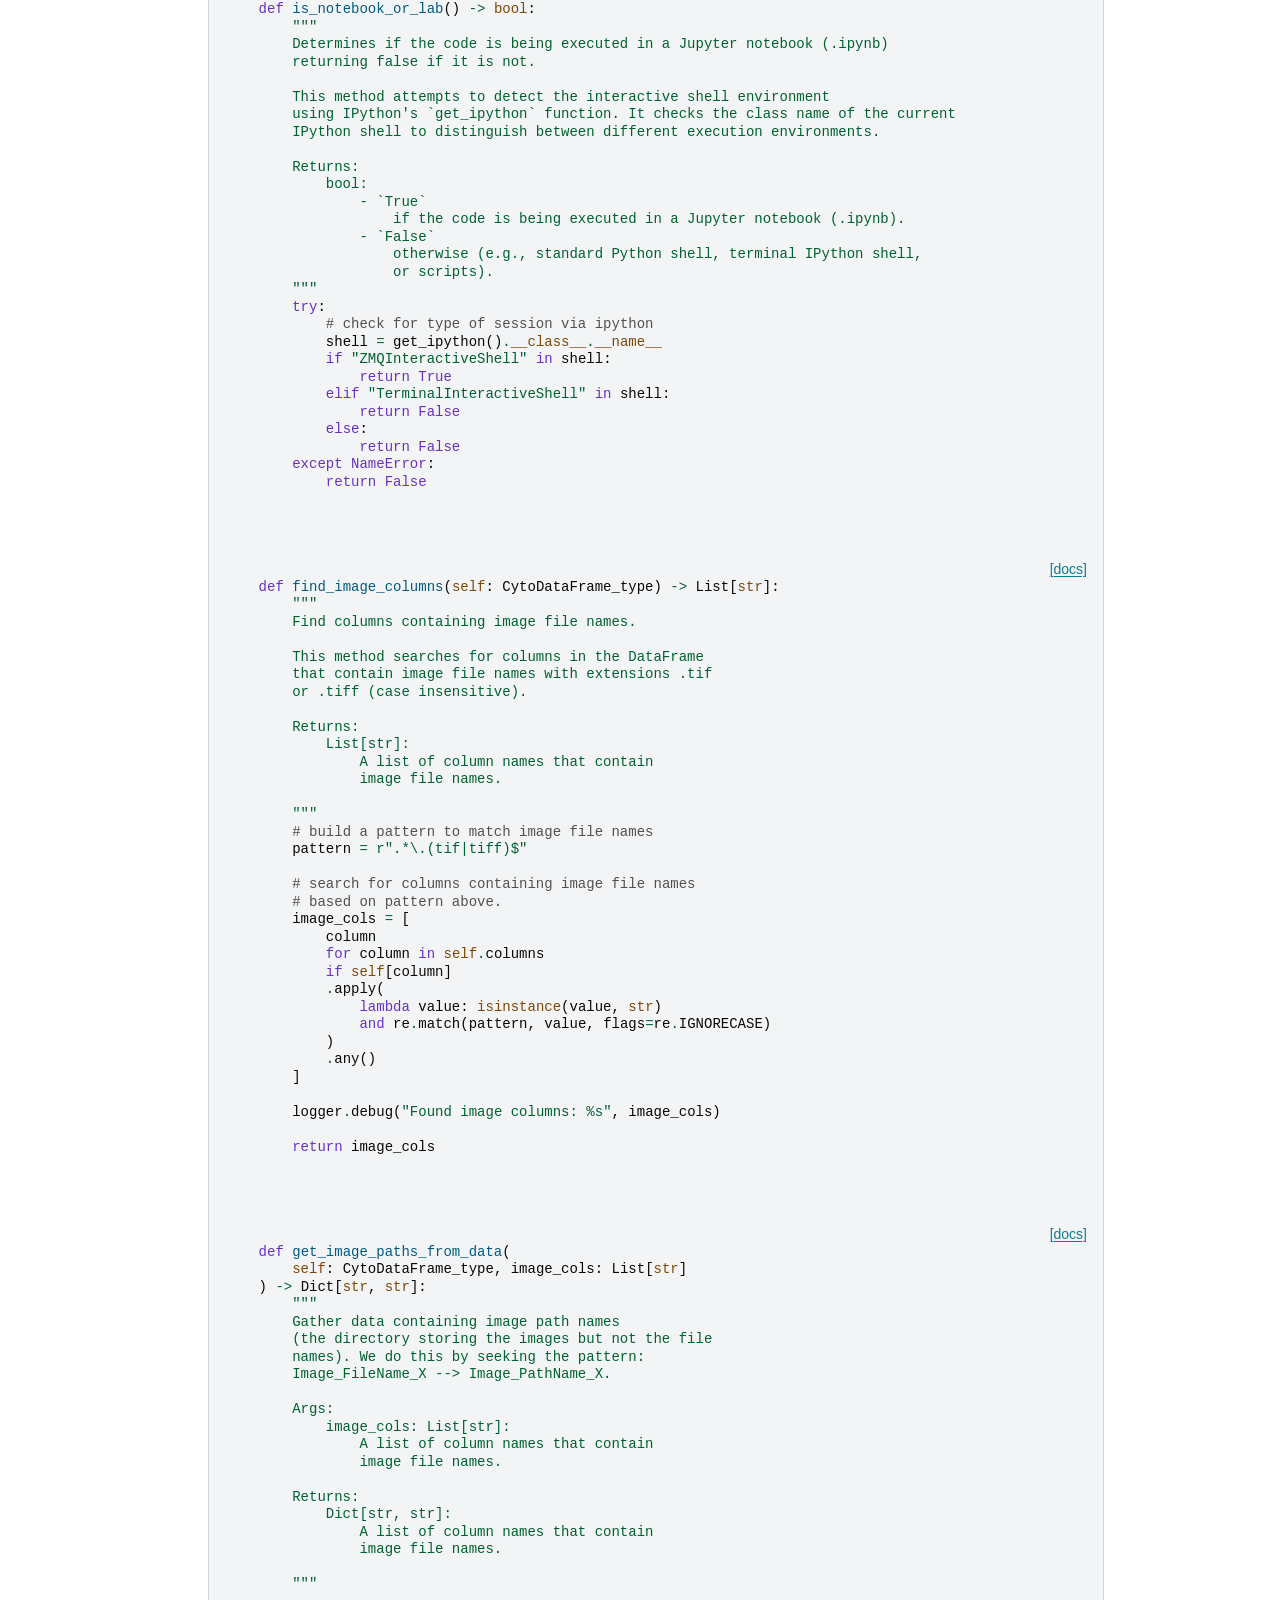
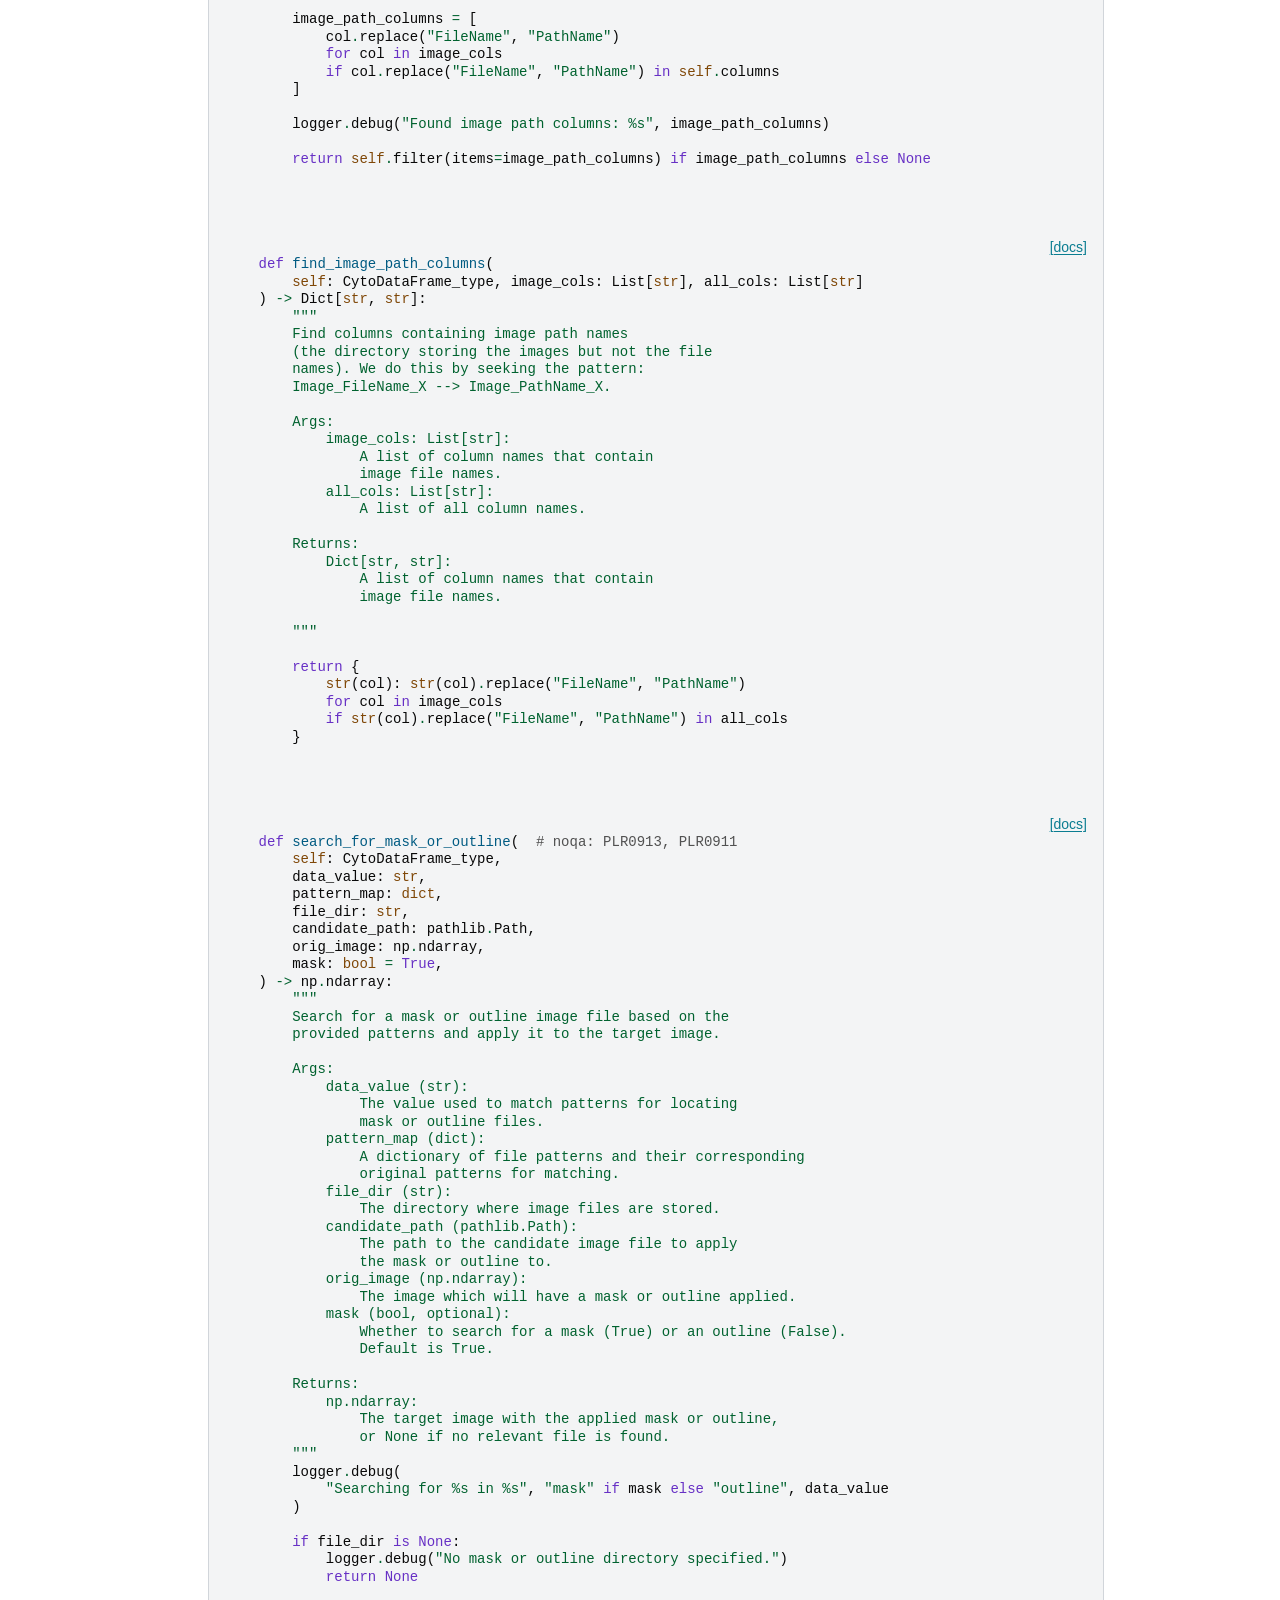
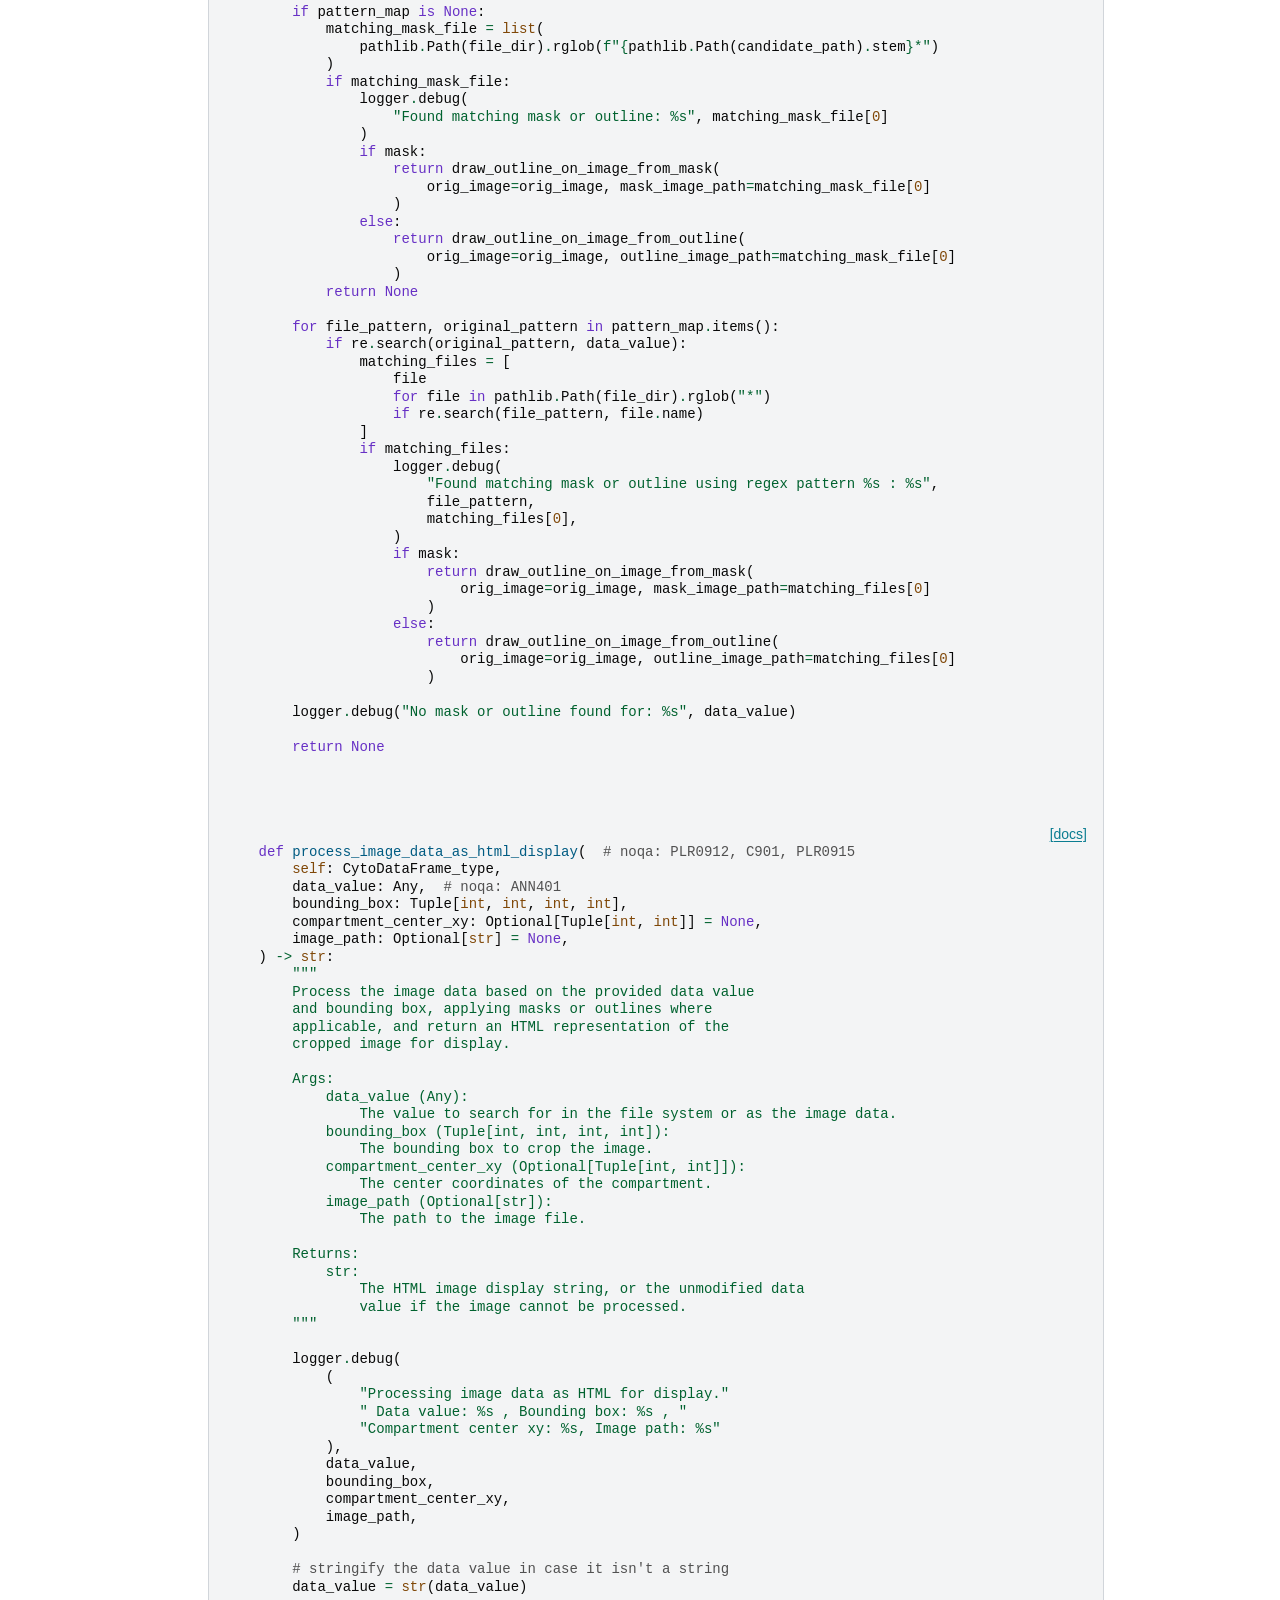
<file: _modules/src/cytodataframe/frame.html>
<!DOCTYPE html>


<html lang="en" data-content_root="../../../" >

  <head>
    <meta charset="utf-8" />
    <meta name="viewport" content="width=device-width, initial-scale=1.0" />
    <title>src.cytodataframe.frame &#8212; CytoDataFrame  documentation</title>
  
  
  
  <script data-cfasync="false">
    document.documentElement.dataset.mode = localStorage.getItem("mode") || "";
    document.documentElement.dataset.theme = localStorage.getItem("theme") || "";
  </script>
  <!--
    this give us a css class that will be invisible only if js is disabled
  -->
  <noscript>
    <style>
      .pst-js-only { display: none !important; }

    </style>
  </noscript>
  
  <!-- Loaded before other Sphinx assets -->
  <link href="../../../_static/styles/theme.css?digest=8878045cc6db502f8baf" rel="stylesheet" />
<link href="../../../_static/styles/pydata-sphinx-theme.css?digest=8878045cc6db502f8baf" rel="stylesheet" />

    <link rel="stylesheet" type="text/css" href="../../../_static/pygments.css?v=a746c00c" />
    <link rel="stylesheet" type="text/css" href="../../../_static/mystnb.4510f1fc1dee50b3e5859aac5469c37c29e427902b24a333a5f9fcb2f0b3ac41.css" />
    <link rel="stylesheet" type="text/css" href="../../../_static/custom.css?v=76a74e97" />
  
  <!-- So that users can add custom icons -->
  <script src="../../../_static/scripts/fontawesome.js?digest=8878045cc6db502f8baf"></script>
  <!-- Pre-loaded scripts that we'll load fully later -->
  <link rel="preload" as="script" href="../../../_static/scripts/bootstrap.js?digest=8878045cc6db502f8baf" />
<link rel="preload" as="script" href="../../../_static/scripts/pydata-sphinx-theme.js?digest=8878045cc6db502f8baf" />

    <script src="../../../_static/documentation_options.js?v=5929fcd5"></script>
    <script src="../../../_static/doctools.js?v=9a2dae69"></script>
    <script src="../../../_static/sphinx_highlight.js?v=dc90522c"></script>
    <script>DOCUMENTATION_OPTIONS.pagename = '_modules/src/cytodataframe/frame';</script>
    <link rel="index" title="Index" href="../../../genindex.html" />
    <link rel="search" title="Search" href="../../../search.html" />
  <meta name="viewport" content="width=device-width, initial-scale=1"/>
  <meta name="docsearch:language" content="en"/>
  <meta name="docsearch:version" content="" />
  </head>
  
  
  <body data-bs-spy="scroll" data-bs-target=".bd-toc-nav" data-offset="180" data-bs-root-margin="0px 0px -60%" data-default-mode="">

  
  
  <div id="pst-skip-link" class="skip-link d-print-none"><a href="#main-content">Skip to main content</a></div>
  
  <div id="pst-scroll-pixel-helper"></div>
  
  <button type="button" class="btn rounded-pill" id="pst-back-to-top">
    <i class="fa-solid fa-arrow-up"></i>Back to top</button>

  
  <dialog id="pst-search-dialog">
    
<form class="bd-search d-flex align-items-center"
      action="../../../search.html"
      method="get">
  <i class="fa-solid fa-magnifying-glass"></i>
  <input type="search"
         class="form-control"
         name="q"
         placeholder="Search the docs ..."
         aria-label="Search the docs ..."
         autocomplete="off"
         autocorrect="off"
         autocapitalize="off"
         spellcheck="false"/>
  <span class="search-button__kbd-shortcut"><kbd class="kbd-shortcut__modifier">Ctrl</kbd>+<kbd>K</kbd></span>
</form>
  </dialog>

  <div class="pst-async-banner-revealer d-none">
  <aside id="bd-header-version-warning" class="d-none d-print-none" aria-label="Version warning"></aside>
</div>

  
    <header class="bd-header navbar navbar-expand-lg bd-navbar d-print-none">
<div class="bd-header__inner bd-page-width">
  <button class="pst-navbar-icon sidebar-toggle primary-toggle" aria-label="Site navigation">
    <span class="fa-solid fa-bars"></span>
  </button>
  
  
  <div class=" navbar-header-items__start">
    
      <div class="navbar-item">

  
    
  

<a class="navbar-brand logo" href="../../../index.html">
  
  
  
  
  
  
    <p class="title logo__title">CytoDataFrame</p>
  
</a></div>
    
  </div>
  
  <div class=" navbar-header-items">
    
    <div class="me-auto navbar-header-items__center">
      
        <div class="navbar-item">
<nav>
  <ul class="bd-navbar-elements navbar-nav">
    
<li class="nav-item ">
  <a class="nav-link nav-internal" href="../../../examples.html">
    Examples
  </a>
</li>


<li class="nav-item ">
  <a class="nav-link nav-internal" href="../../../python-api.html">
    Python API
  </a>
</li>


<li class="nav-item ">
  <a class="nav-link nav-internal" href="../../../presentations.html">
    Presentations
  </a>
</li>


<li class="nav-item ">
  <a class="nav-link nav-internal" href="../../../contributing.html">
    Contributing
  </a>
</li>


<li class="nav-item ">
  <a class="nav-link nav-internal" href="../../../code_of_conduct.html">
    Code of Conduct
  </a>
</li>

            <li class="nav-item dropdown">
                <button class="btn dropdown-toggle nav-item" type="button"
                data-bs-toggle="dropdown" aria-expanded="false"
                aria-controls="pst-nav-more-links">
                    More
                </button>
                <ul id="pst-nav-more-links" class="dropdown-menu">
                    
<li class=" ">
  <a class="nav-link dropdown-item nav-external" href="https://github.com/cytomining/coSMicQC">
    coSMicQC
  </a>
</li>

                </ul>
            </li>
            
  </ul>
</nav></div>
      
    </div>
    
    
    <div class="navbar-header-items__end">
      
        <div class="navbar-item navbar-persistent--container">
          

<button class="btn search-button-field search-button__button pst-js-only" title="Search" aria-label="Search" data-bs-placement="bottom" data-bs-toggle="tooltip">
 <i class="fa-solid fa-magnifying-glass"></i>
 <span class="search-button__default-text">Search</span>
 <span class="search-button__kbd-shortcut"><kbd class="kbd-shortcut__modifier">Ctrl</kbd>+<kbd class="kbd-shortcut__modifier">K</kbd></span>
</button>
        </div>
      
      
        <div class="navbar-item">

<button class="btn btn-sm nav-link pst-navbar-icon theme-switch-button pst-js-only" aria-label="Color mode" data-bs-title="Color mode"  data-bs-placement="bottom" data-bs-toggle="tooltip">
  <i class="theme-switch fa-solid fa-sun                fa-lg" data-mode="light" title="Light"></i>
  <i class="theme-switch fa-solid fa-moon               fa-lg" data-mode="dark"  title="Dark"></i>
  <i class="theme-switch fa-solid fa-circle-half-stroke fa-lg" data-mode="auto"  title="System Settings"></i>
</button></div>
      
        <div class="navbar-item"><ul class="navbar-icon-links"
    aria-label="Icon Links">
        <li class="nav-item">
          
          
          
          
          
          
          
          
          <a href="https://github.com/cytomining/CytoDataFrame" title="GitHub" class="nav-link pst-navbar-icon" rel="noopener" target="_blank" data-bs-toggle="tooltip" data-bs-placement="bottom"><i class="fa-brands fa-github fa-lg" aria-hidden="true"></i>
            <span class="sr-only">GitHub</span></a>
        </li>
</ul></div>
      
    </div>
    
  </div>
  
  
    <div class="navbar-persistent--mobile">

<button class="btn search-button-field search-button__button pst-js-only" title="Search" aria-label="Search" data-bs-placement="bottom" data-bs-toggle="tooltip">
 <i class="fa-solid fa-magnifying-glass"></i>
 <span class="search-button__default-text">Search</span>
 <span class="search-button__kbd-shortcut"><kbd class="kbd-shortcut__modifier">Ctrl</kbd>+<kbd class="kbd-shortcut__modifier">K</kbd></span>
</button>
    </div>
  

  
</div>

    </header>
  

  <div class="bd-container">
    <div class="bd-container__inner bd-page-width">
      
      
      
        
      
      <dialog id="pst-primary-sidebar-modal"></dialog>
      <div id="pst-primary-sidebar" class="bd-sidebar-primary bd-sidebar hide-on-wide">
        

  
  <div class="sidebar-header-items sidebar-primary__section">
    
    
      <div class="sidebar-header-items__center">
        
          
          
            <div class="navbar-item">
<nav>
  <ul class="bd-navbar-elements navbar-nav">
    
<li class="nav-item ">
  <a class="nav-link nav-internal" href="../../../examples.html">
    Examples
  </a>
</li>


<li class="nav-item ">
  <a class="nav-link nav-internal" href="../../../python-api.html">
    Python API
  </a>
</li>


<li class="nav-item ">
  <a class="nav-link nav-internal" href="../../../presentations.html">
    Presentations
  </a>
</li>


<li class="nav-item ">
  <a class="nav-link nav-internal" href="../../../contributing.html">
    Contributing
  </a>
</li>


<li class="nav-item ">
  <a class="nav-link nav-internal" href="../../../code_of_conduct.html">
    Code of Conduct
  </a>
</li>


<li class="nav-item ">
  <a class="nav-link nav-external" href="https://github.com/cytomining/coSMicQC">
    coSMicQC
  </a>
</li>

  </ul>
</nav></div>
          
        
      </div>
    
    
    
      <div class="sidebar-header-items__end">
        
          <div class="navbar-item">

<button class="btn btn-sm nav-link pst-navbar-icon theme-switch-button pst-js-only" aria-label="Color mode" data-bs-title="Color mode"  data-bs-placement="bottom" data-bs-toggle="tooltip">
  <i class="theme-switch fa-solid fa-sun                fa-lg" data-mode="light" title="Light"></i>
  <i class="theme-switch fa-solid fa-moon               fa-lg" data-mode="dark"  title="Dark"></i>
  <i class="theme-switch fa-solid fa-circle-half-stroke fa-lg" data-mode="auto"  title="System Settings"></i>
</button></div>
        
          <div class="navbar-item"><ul class="navbar-icon-links"
    aria-label="Icon Links">
        <li class="nav-item">
          
          
          
          
          
          
          
          
          <a href="https://github.com/cytomining/CytoDataFrame" title="GitHub" class="nav-link pst-navbar-icon" rel="noopener" target="_blank" data-bs-toggle="tooltip" data-bs-placement="bottom"><i class="fa-brands fa-github fa-lg" aria-hidden="true"></i>
            <span class="sr-only">GitHub</span></a>
        </li>
</ul></div>
        
      </div>
    
  </div>
  
  
  <div class="sidebar-primary-items__end sidebar-primary__section">
      <div class="sidebar-primary-item">
<div id="ethical-ad-placement"
      class="flat"
      data-ea-publisher="readthedocs"
      data-ea-type="readthedocs-sidebar"
      data-ea-manual="true">
</div></div>
  </div>


      </div>
      
      <main id="main-content" class="bd-main" role="main">
        
        
          <div class="bd-content">
            <div class="bd-article-container">
              
              <div class="bd-header-article d-print-none">
<div class="header-article-items header-article__inner">
  
    <div class="header-article-items__start">
      
        <div class="header-article-item">

<nav aria-label="Breadcrumb" class="d-print-none">
  <ul class="bd-breadcrumbs">
    
    <li class="breadcrumb-item breadcrumb-home">
      <a href="../../../index.html" class="nav-link" aria-label="Home">
        <i class="fa-solid fa-home"></i>
      </a>
    </li>
    
    <li class="breadcrumb-item"><a href="../../index.html" class="nav-link">Module code</a></li>
    
    <li class="breadcrumb-item active" aria-current="page"><span class="ellipsis">src.cytodataframe.frame</span></li>
  </ul>
</nav>
</div>
      
    </div>
  
  
</div>
</div>
              
              
              
                
<div id="searchbox"></div>
                <article class="bd-article">
                  
  <h1>Source code for src.cytodataframe.frame</h1><div class="highlight"><pre>
<span></span><span class="sd">&quot;&quot;&quot;</span>
<span class="sd">Defines a CytoDataFrame class.</span>
<span class="sd">&quot;&quot;&quot;</span>

<span class="kn">import</span> <span class="nn">base64</span>
<span class="kn">import</span> <span class="nn">logging</span>
<span class="kn">import</span> <span class="nn">pathlib</span>
<span class="kn">import</span> <span class="nn">re</span>
<span class="kn">import</span> <span class="nn">warnings</span>
<span class="kn">from</span> <span class="nn">io</span> <span class="kn">import</span> <span class="n">BytesIO</span><span class="p">,</span> <span class="n">StringIO</span>
<span class="kn">from</span> <span class="nn">typing</span> <span class="kn">import</span> <span class="p">(</span>
    <span class="n">Any</span><span class="p">,</span>
    <span class="n">Callable</span><span class="p">,</span>
    <span class="n">ClassVar</span><span class="p">,</span>
    <span class="n">Dict</span><span class="p">,</span>
    <span class="n">List</span><span class="p">,</span>
    <span class="n">Optional</span><span class="p">,</span>
    <span class="n">Tuple</span><span class="p">,</span>
    <span class="n">TypeVar</span><span class="p">,</span>
    <span class="n">Union</span><span class="p">,</span>
<span class="p">)</span>

<span class="kn">import</span> <span class="nn">ipywidgets</span> <span class="k">as</span> <span class="nn">widgets</span>
<span class="kn">import</span> <span class="nn">numpy</span> <span class="k">as</span> <span class="nn">np</span>
<span class="kn">import</span> <span class="nn">pandas</span> <span class="k">as</span> <span class="nn">pd</span>
<span class="kn">import</span> <span class="nn">skimage</span>
<span class="kn">import</span> <span class="nn">skimage.io</span>
<span class="kn">import</span> <span class="nn">skimage.measure</span>
<span class="kn">from</span> <span class="nn">IPython</span> <span class="kn">import</span> <span class="n">get_ipython</span>
<span class="kn">from</span> <span class="nn">IPython.display</span> <span class="kn">import</span> <span class="n">HTML</span><span class="p">,</span> <span class="n">display</span>
<span class="kn">from</span> <span class="nn">pandas._config</span> <span class="kn">import</span> <span class="p">(</span>
    <span class="n">get_option</span><span class="p">,</span>
<span class="p">)</span>
<span class="kn">from</span> <span class="nn">pandas.io.formats</span> <span class="kn">import</span> <span class="p">(</span>
    <span class="nb">format</span> <span class="k">as</span> <span class="n">fmt</span><span class="p">,</span>
<span class="p">)</span>
<span class="kn">from</span> <span class="nn">skimage.util</span> <span class="kn">import</span> <span class="n">img_as_ubyte</span>

<span class="kn">from</span> <span class="nn">.image</span> <span class="kn">import</span> <span class="p">(</span>
    <span class="n">adjust_with_adaptive_histogram_equalization</span><span class="p">,</span>
    <span class="n">draw_outline_on_image_from_mask</span><span class="p">,</span>
    <span class="n">draw_outline_on_image_from_outline</span><span class="p">,</span>
<span class="p">)</span>

<span class="n">logger</span> <span class="o">=</span> <span class="n">logging</span><span class="o">.</span><span class="n">getLogger</span><span class="p">(</span><span class="vm">__name__</span><span class="p">)</span>

<span class="c1"># provide backwards compatibility for Self type in earlier Python versions.</span>
<span class="c1"># see: https://peps.python.org/pep-0484/#annotating-instance-and-class-methods</span>
<span class="n">CytoDataFrame_type</span> <span class="o">=</span> <span class="n">TypeVar</span><span class="p">(</span><span class="s2">&quot;CytoDataFrame_type&quot;</span><span class="p">,</span> <span class="n">bound</span><span class="o">=</span><span class="s2">&quot;CytoDataFrame&quot;</span><span class="p">)</span>


<div class="viewcode-block" id="CytoDataFrame">
<a class="viewcode-back" href="../../../python-api.html#src.cytodataframe.frame.CytoDataFrame">[docs]</a>
<span class="k">class</span> <span class="nc">CytoDataFrame</span><span class="p">(</span><span class="n">pd</span><span class="o">.</span><span class="n">DataFrame</span><span class="p">):</span>
<span class="w">    </span><span class="sd">&quot;&quot;&quot;</span>
<span class="sd">    A class designed to enhance single-cell data handling by wrapping</span>
<span class="sd">    pandas DataFrame capabilities, providing advanced methods for quality control,</span>
<span class="sd">    comprehensive analysis, and image-based data processing.</span>

<span class="sd">    This class can initialize with either a pandas DataFrame or a file path (CSV, TSV,</span>
<span class="sd">    TXT, or Parquet). When initialized with a file path, it reads the data into a</span>
<span class="sd">    pandas DataFrame. It also includes capabilities to export data.</span>

<span class="sd">    Attributes:</span>
<span class="sd">        _metadata (ClassVar[list[str]]):</span>
<span class="sd">            A class-level attribute that includes custom attributes.</span>
<span class="sd">        _custom_attrs (dict):</span>
<span class="sd">            A dictionary to store custom attributes, such as data source,</span>
<span class="sd">            context directory, and bounding box information.</span>
<span class="sd">    &quot;&quot;&quot;</span>

    <span class="n">_metadata</span><span class="p">:</span> <span class="n">ClassVar</span> <span class="o">=</span> <span class="p">[</span><span class="s2">&quot;_custom_attrs&quot;</span><span class="p">]</span>

    <span class="k">def</span> <span class="fm">__init__</span><span class="p">(</span>  <span class="c1"># noqa: PLR0913</span>
        <span class="bp">self</span><span class="p">:</span> <span class="n">CytoDataFrame_type</span><span class="p">,</span>
        <span class="n">data</span><span class="p">:</span> <span class="n">Union</span><span class="p">[</span><span class="n">CytoDataFrame_type</span><span class="p">,</span> <span class="n">pd</span><span class="o">.</span><span class="n">DataFrame</span><span class="p">,</span> <span class="nb">str</span><span class="p">,</span> <span class="n">pathlib</span><span class="o">.</span><span class="n">Path</span><span class="p">],</span>
        <span class="n">data_context_dir</span><span class="p">:</span> <span class="n">Optional</span><span class="p">[</span><span class="nb">str</span><span class="p">]</span> <span class="o">=</span> <span class="kc">None</span><span class="p">,</span>
        <span class="n">data_image_paths</span><span class="p">:</span> <span class="n">Optional</span><span class="p">[</span><span class="n">pd</span><span class="o">.</span><span class="n">DataFrame</span><span class="p">]</span> <span class="o">=</span> <span class="kc">None</span><span class="p">,</span>
        <span class="n">data_bounding_box</span><span class="p">:</span> <span class="n">Optional</span><span class="p">[</span><span class="n">pd</span><span class="o">.</span><span class="n">DataFrame</span><span class="p">]</span> <span class="o">=</span> <span class="kc">None</span><span class="p">,</span>
        <span class="n">compartment_center_xy</span><span class="p">:</span> <span class="n">Optional</span><span class="p">[</span><span class="n">Union</span><span class="p">[</span><span class="n">pd</span><span class="o">.</span><span class="n">DataFrame</span><span class="p">,</span> <span class="nb">bool</span><span class="p">]]</span> <span class="o">=</span> <span class="kc">None</span><span class="p">,</span>
        <span class="n">data_mask_context_dir</span><span class="p">:</span> <span class="n">Optional</span><span class="p">[</span><span class="nb">str</span><span class="p">]</span> <span class="o">=</span> <span class="kc">None</span><span class="p">,</span>
        <span class="n">data_outline_context_dir</span><span class="p">:</span> <span class="n">Optional</span><span class="p">[</span><span class="nb">str</span><span class="p">]</span> <span class="o">=</span> <span class="kc">None</span><span class="p">,</span>
        <span class="n">segmentation_file_regex</span><span class="p">:</span> <span class="n">Optional</span><span class="p">[</span><span class="n">Dict</span><span class="p">[</span><span class="nb">str</span><span class="p">,</span> <span class="nb">str</span><span class="p">]]</span> <span class="o">=</span> <span class="kc">None</span><span class="p">,</span>
        <span class="n">image_adjustment</span><span class="p">:</span> <span class="n">Optional</span><span class="p">[</span><span class="n">Callable</span><span class="p">]</span> <span class="o">=</span> <span class="kc">None</span><span class="p">,</span>
        <span class="n">display_options</span><span class="p">:</span> <span class="n">Optional</span><span class="p">[</span><span class="n">Dict</span><span class="p">[</span><span class="nb">str</span><span class="p">,</span> <span class="n">Any</span><span class="p">]]</span> <span class="o">=</span> <span class="kc">None</span><span class="p">,</span>
        <span class="o">*</span><span class="n">args</span><span class="p">:</span> <span class="n">Tuple</span><span class="p">[</span><span class="n">Any</span><span class="p">,</span> <span class="o">...</span><span class="p">],</span>
        <span class="o">**</span><span class="n">kwargs</span><span class="p">:</span> <span class="n">Dict</span><span class="p">[</span><span class="nb">str</span><span class="p">,</span> <span class="n">Any</span><span class="p">],</span>
    <span class="p">)</span> <span class="o">-&gt;</span> <span class="kc">None</span><span class="p">:</span>
<span class="w">        </span><span class="sd">&quot;&quot;&quot;</span>
<span class="sd">        Initializes the CytoDataFrame with either a DataFrame or a file path.</span>

<span class="sd">        Args:</span>
<span class="sd">            data (Union[CytoDataFrame_type, pd.DataFrame, str, pathlib.Path]):</span>
<span class="sd">                The data source, either a pandas DataFrame or a file path.</span>
<span class="sd">            data_context_dir (Optional[str]):</span>
<span class="sd">                Directory context for the image data within the DataFrame.</span>
<span class="sd">            data_image_paths (Optional[pd.DataFrame]):</span>
<span class="sd">                Image path data for the image files.</span>
<span class="sd">            data_bounding_box (Optional[pd.DataFrame]):</span>
<span class="sd">                Bounding box data for the DataFrame images.</span>
<span class="sd">            compartment_center_xy: Optional[Union[pd.DataFrame, bool]]:</span>
<span class="sd">                Center coordinates for the compartments in the DataFrame.</span>
<span class="sd">                If the value is None the default behavior is to find columns</span>
<span class="sd">                related to the compartment center xy data and indicate red dots</span>
<span class="sd">                where those points are within the cropped image display through</span>
<span class="sd">                Jupyter notebooks. If the value is False then no compartment</span>
<span class="sd">                center xy data will be used for the DataFrame.</span>
<span class="sd">            data_mask_context_dir: Optional[str]:</span>
<span class="sd">                Directory context for the mask data for images.</span>
<span class="sd">            data_outline_context_dir: Optional[str]:</span>
<span class="sd">                Directory context for the outline data for images.</span>
<span class="sd">            segmentation_file_regex: Optional[Dict[str, str]]:</span>
<span class="sd">                A dictionary which includes regex strings for mapping segmentation</span>
<span class="sd">                images (masks or outlines) to unsegmented images.</span>
<span class="sd">            image_adjustment: Callable</span>
<span class="sd">                A callable function which will be used to make image adjustments</span>
<span class="sd">                when they are processed by CytoDataFrame. The function should</span>
<span class="sd">                include a single parameter which takes as input a np.ndarray and</span>
<span class="sd">                return the same after adjustments. Defaults to None,</span>
<span class="sd">                which will incur an adaptive histogram equalization on images.</span>
<span class="sd">                Reference histogram equalization for more information:</span>
<span class="sd">                https://scikit-image.org/docs/stable/auto_examples/color_exposure/</span>
<span class="sd">            display_options: Optional[Dict[str, Any]]:</span>
<span class="sd">                A dictionary of display options for the DataFrame images.</span>
<span class="sd">                This can include options like &#39;width&#39;, &#39;height&#39;, etc.</span>
<span class="sd">                which are used to specify the display size of images in HTML.</span>
<span class="sd">                Options:</span>
<span class="sd">                - &#39;width&#39;: Width of the displayed image in pixels. A value of</span>
<span class="sd">                None will default to use automatic / default adjustments.</span>
<span class="sd">                - &#39;height&#39;: Height of the displayed image in pixels. A value of</span>
<span class="sd">                None will default to use automatic / default adjustments.</span>
<span class="sd">            **kwargs:</span>
<span class="sd">                Additional keyword arguments to pass to the pandas read functions.</span>
<span class="sd">        &quot;&quot;&quot;</span>

        <span class="bp">self</span><span class="o">.</span><span class="n">_custom_attrs</span> <span class="o">=</span> <span class="p">{</span>
            <span class="s2">&quot;data_source&quot;</span><span class="p">:</span> <span class="kc">None</span><span class="p">,</span>
            <span class="s2">&quot;data_context_dir&quot;</span><span class="p">:</span> <span class="p">(</span>
                <span class="n">data_context_dir</span> <span class="k">if</span> <span class="n">data_context_dir</span> <span class="ow">is</span> <span class="ow">not</span> <span class="kc">None</span> <span class="k">else</span> <span class="kc">None</span>
            <span class="p">),</span>
            <span class="s2">&quot;data_image_paths&quot;</span><span class="p">:</span> <span class="kc">None</span><span class="p">,</span>
            <span class="s2">&quot;data_bounding_box&quot;</span><span class="p">:</span> <span class="kc">None</span><span class="p">,</span>
            <span class="s2">&quot;compartment_center_xy&quot;</span><span class="p">:</span> <span class="kc">None</span><span class="p">,</span>
            <span class="s2">&quot;data_mask_context_dir&quot;</span><span class="p">:</span> <span class="p">(</span>
                <span class="n">data_mask_context_dir</span> <span class="k">if</span> <span class="n">data_mask_context_dir</span> <span class="ow">is</span> <span class="ow">not</span> <span class="kc">None</span> <span class="k">else</span> <span class="kc">None</span>
            <span class="p">),</span>
            <span class="s2">&quot;data_outline_context_dir&quot;</span><span class="p">:</span> <span class="p">(</span>
                <span class="n">data_outline_context_dir</span>
                <span class="k">if</span> <span class="n">data_outline_context_dir</span> <span class="ow">is</span> <span class="ow">not</span> <span class="kc">None</span>
                <span class="k">else</span> <span class="kc">None</span>
            <span class="p">),</span>
            <span class="s2">&quot;segmentation_file_regex&quot;</span><span class="p">:</span> <span class="p">(</span>
                <span class="n">segmentation_file_regex</span> <span class="k">if</span> <span class="n">segmentation_file_regex</span> <span class="ow">is</span> <span class="ow">not</span> <span class="kc">None</span> <span class="k">else</span> <span class="kc">None</span>
            <span class="p">),</span>
            <span class="s2">&quot;image_adjustment&quot;</span><span class="p">:</span> <span class="p">(</span>
                <span class="n">image_adjustment</span> <span class="k">if</span> <span class="n">image_adjustment</span> <span class="ow">is</span> <span class="ow">not</span> <span class="kc">None</span> <span class="k">else</span> <span class="kc">None</span>
            <span class="p">),</span>
            <span class="s2">&quot;display_options&quot;</span><span class="p">:</span> <span class="p">(</span>
                <span class="n">display_options</span> <span class="k">if</span> <span class="n">display_options</span> <span class="ow">is</span> <span class="ow">not</span> <span class="kc">None</span> <span class="k">else</span> <span class="kc">None</span>
            <span class="p">),</span>
            <span class="s2">&quot;is_transposed&quot;</span><span class="p">:</span> <span class="kc">False</span><span class="p">,</span>
            <span class="c1"># add widget control meta</span>
            <span class="s2">&quot;_widget_state&quot;</span><span class="p">:</span> <span class="p">{</span><span class="s2">&quot;scale&quot;</span><span class="p">:</span> <span class="mi">50</span><span class="p">,</span> <span class="s2">&quot;shown&quot;</span><span class="p">:</span> <span class="kc">False</span><span class="p">},</span>
            <span class="s2">&quot;_scale_slider&quot;</span><span class="p">:</span> <span class="n">widgets</span><span class="o">.</span><span class="n">IntSlider</span><span class="p">(</span>
                <span class="n">value</span><span class="o">=</span><span class="mi">50</span><span class="p">,</span>
                <span class="nb">min</span><span class="o">=</span><span class="mi">0</span><span class="p">,</span>
                <span class="nb">max</span><span class="o">=</span><span class="mi">100</span><span class="p">,</span>
                <span class="n">step</span><span class="o">=</span><span class="mi">1</span><span class="p">,</span>
                <span class="n">description</span><span class="o">=</span><span class="s2">&quot;Image adjustment:&quot;</span><span class="p">,</span>
                <span class="n">continuous_update</span><span class="o">=</span><span class="kc">False</span><span class="p">,</span>
                <span class="n">style</span><span class="o">=</span><span class="p">{</span><span class="s2">&quot;description_width&quot;</span><span class="p">:</span> <span class="s2">&quot;auto&quot;</span><span class="p">},</span>
            <span class="p">),</span>
            <span class="s2">&quot;_output&quot;</span><span class="p">:</span> <span class="n">widgets</span><span class="o">.</span><span class="n">Output</span><span class="p">(),</span>
        <span class="p">}</span>

        <span class="k">if</span> <span class="nb">isinstance</span><span class="p">(</span><span class="n">data</span><span class="p">,</span> <span class="n">CytoDataFrame</span><span class="p">):</span>
            <span class="bp">self</span><span class="o">.</span><span class="n">_custom_attrs</span><span class="p">[</span><span class="s2">&quot;data_source&quot;</span><span class="p">]</span> <span class="o">=</span> <span class="n">data</span><span class="o">.</span><span class="n">_custom_attrs</span><span class="p">[</span><span class="s2">&quot;data_source&quot;</span><span class="p">]</span>
            <span class="bp">self</span><span class="o">.</span><span class="n">_custom_attrs</span><span class="p">[</span><span class="s2">&quot;data_context_dir&quot;</span><span class="p">]</span> <span class="o">=</span> <span class="n">data</span><span class="o">.</span><span class="n">_custom_attrs</span><span class="p">[</span>
                <span class="s2">&quot;data_context_dir&quot;</span>
            <span class="p">]</span>
            <span class="bp">self</span><span class="o">.</span><span class="n">_custom_attrs</span><span class="p">[</span><span class="s2">&quot;data_mask_context_dir&quot;</span><span class="p">]</span> <span class="o">=</span> <span class="n">data</span><span class="o">.</span><span class="n">_custom_attrs</span><span class="p">[</span>
                <span class="s2">&quot;data_mask_context_dir&quot;</span>
            <span class="p">]</span>
            <span class="bp">self</span><span class="o">.</span><span class="n">_custom_attrs</span><span class="p">[</span><span class="s2">&quot;data_outline_context_dir&quot;</span><span class="p">]</span> <span class="o">=</span> <span class="n">data</span><span class="o">.</span><span class="n">_custom_attrs</span><span class="p">[</span>
                <span class="s2">&quot;data_outline_context_dir&quot;</span>
            <span class="p">]</span>
            <span class="nb">super</span><span class="p">()</span><span class="o">.</span><span class="fm">__init__</span><span class="p">(</span><span class="n">data</span><span class="p">)</span>
        <span class="k">elif</span> <span class="nb">isinstance</span><span class="p">(</span><span class="n">data</span><span class="p">,</span> <span class="p">(</span><span class="n">pd</span><span class="o">.</span><span class="n">DataFrame</span><span class="p">,</span> <span class="n">pd</span><span class="o">.</span><span class="n">Series</span><span class="p">)):</span>
            <span class="bp">self</span><span class="o">.</span><span class="n">_custom_attrs</span><span class="p">[</span><span class="s2">&quot;data_source&quot;</span><span class="p">]</span> <span class="o">=</span> <span class="p">(</span>
                <span class="s2">&quot;pandas.DataFrame&quot;</span>
                <span class="k">if</span> <span class="nb">isinstance</span><span class="p">(</span><span class="n">data</span><span class="p">,</span> <span class="n">pd</span><span class="o">.</span><span class="n">DataFrame</span><span class="p">)</span>
                <span class="k">else</span> <span class="s2">&quot;pandas.Series&quot;</span>
            <span class="p">)</span>
            <span class="nb">super</span><span class="p">()</span><span class="o">.</span><span class="fm">__init__</span><span class="p">(</span><span class="n">data</span><span class="p">)</span>
        <span class="k">elif</span> <span class="nb">isinstance</span><span class="p">(</span><span class="n">data</span><span class="p">,</span> <span class="p">(</span><span class="nb">str</span><span class="p">,</span> <span class="n">pathlib</span><span class="o">.</span><span class="n">Path</span><span class="p">)):</span>
            <span class="n">data_path</span> <span class="o">=</span> <span class="n">pathlib</span><span class="o">.</span><span class="n">Path</span><span class="p">(</span><span class="n">data</span><span class="p">)</span>
            <span class="bp">self</span><span class="o">.</span><span class="n">_custom_attrs</span><span class="p">[</span><span class="s2">&quot;data_source&quot;</span><span class="p">]</span> <span class="o">=</span> <span class="nb">str</span><span class="p">(</span><span class="n">data_path</span><span class="p">)</span>

            <span class="k">if</span> <span class="n">data_context_dir</span> <span class="ow">is</span> <span class="kc">None</span><span class="p">:</span>
                <span class="bp">self</span><span class="o">.</span><span class="n">_custom_attrs</span><span class="p">[</span><span class="s2">&quot;data_context_dir&quot;</span><span class="p">]</span> <span class="o">=</span> <span class="nb">str</span><span class="p">(</span><span class="n">data_path</span><span class="o">.</span><span class="n">parent</span><span class="p">)</span>
            <span class="k">else</span><span class="p">:</span>
                <span class="bp">self</span><span class="o">.</span><span class="n">_custom_attrs</span><span class="p">[</span><span class="s2">&quot;data_context_dir&quot;</span><span class="p">]</span> <span class="o">=</span> <span class="n">data_context_dir</span>

            <span class="k">if</span> <span class="n">data_path</span><span class="o">.</span><span class="n">suffix</span> <span class="ow">in</span> <span class="p">{</span><span class="s2">&quot;.csv&quot;</span><span class="p">,</span> <span class="s2">&quot;.tsv&quot;</span><span class="p">,</span> <span class="s2">&quot;.txt&quot;</span><span class="p">}</span> <span class="ow">or</span> <span class="n">data_path</span><span class="o">.</span><span class="n">suffixes</span> <span class="o">==</span> <span class="p">[</span>
                <span class="s2">&quot;.csv&quot;</span><span class="p">,</span>
                <span class="s2">&quot;.gz&quot;</span><span class="p">,</span>
            <span class="p">]:</span>
                <span class="n">data</span> <span class="o">=</span> <span class="n">pd</span><span class="o">.</span><span class="n">read_csv</span><span class="p">(</span><span class="n">data_path</span><span class="p">,</span> <span class="o">**</span><span class="n">kwargs</span><span class="p">)</span>
            <span class="k">elif</span> <span class="n">data_path</span><span class="o">.</span><span class="n">suffix</span> <span class="o">==</span> <span class="s2">&quot;.parquet&quot;</span><span class="p">:</span>
                <span class="n">data</span> <span class="o">=</span> <span class="n">pd</span><span class="o">.</span><span class="n">read_parquet</span><span class="p">(</span><span class="n">data_path</span><span class="p">,</span> <span class="o">**</span><span class="n">kwargs</span><span class="p">)</span>
            <span class="k">else</span><span class="p">:</span>
                <span class="k">raise</span> <span class="ne">ValueError</span><span class="p">(</span><span class="s2">&quot;Unsupported file format for CytoDataFrame.&quot;</span><span class="p">)</span>

            <span class="nb">super</span><span class="p">()</span><span class="o">.</span><span class="fm">__init__</span><span class="p">(</span><span class="n">data</span><span class="p">)</span>

        <span class="k">else</span><span class="p">:</span>
            <span class="nb">super</span><span class="p">()</span><span class="o">.</span><span class="fm">__init__</span><span class="p">(</span><span class="n">data</span><span class="p">)</span>

        <span class="bp">self</span><span class="o">.</span><span class="n">_custom_attrs</span><span class="p">[</span><span class="s2">&quot;data_bounding_box&quot;</span><span class="p">]</span> <span class="o">=</span> <span class="p">(</span>
            <span class="bp">self</span><span class="o">.</span><span class="n">get_bounding_box_from_data</span><span class="p">()</span>
            <span class="k">if</span> <span class="n">data_bounding_box</span> <span class="ow">is</span> <span class="kc">None</span>
            <span class="k">else</span> <span class="n">data_bounding_box</span>
        <span class="p">)</span>

        <span class="bp">self</span><span class="o">.</span><span class="n">_custom_attrs</span><span class="p">[</span><span class="s2">&quot;compartment_center_xy&quot;</span><span class="p">]</span> <span class="o">=</span> <span class="p">(</span>
            <span class="bp">self</span><span class="o">.</span><span class="n">get_compartment_center_xy_from_data</span><span class="p">()</span>
            <span class="k">if</span> <span class="n">compartment_center_xy</span> <span class="ow">is</span> <span class="kc">None</span> <span class="ow">or</span> <span class="n">compartment_center_xy</span> <span class="ow">is</span> <span class="kc">True</span>
            <span class="k">else</span> <span class="n">compartment_center_xy</span>
            <span class="k">if</span> <span class="n">compartment_center_xy</span> <span class="ow">is</span> <span class="ow">not</span> <span class="kc">False</span>
            <span class="k">else</span> <span class="kc">None</span>
        <span class="p">)</span>

        <span class="bp">self</span><span class="o">.</span><span class="n">_custom_attrs</span><span class="p">[</span><span class="s2">&quot;data_image_paths&quot;</span><span class="p">]</span> <span class="o">=</span> <span class="p">(</span>
            <span class="bp">self</span><span class="o">.</span><span class="n">get_image_paths_from_data</span><span class="p">(</span><span class="n">image_cols</span><span class="o">=</span><span class="bp">self</span><span class="o">.</span><span class="n">find_image_columns</span><span class="p">())</span>
            <span class="k">if</span> <span class="n">data_image_paths</span> <span class="ow">is</span> <span class="kc">None</span>
            <span class="k">else</span> <span class="n">data_image_paths</span>
        <span class="p">)</span>

        <span class="c1"># Wrap methods so they return CytoDataFrames</span>
        <span class="c1"># instead of Pandas DataFrames.</span>
        <span class="bp">self</span><span class="o">.</span><span class="n">_wrap_methods</span><span class="p">()</span>

    <span class="k">def</span> <span class="fm">__getitem__</span><span class="p">(</span><span class="bp">self</span><span class="p">:</span> <span class="n">CytoDataFrame_type</span><span class="p">,</span> <span class="n">key</span><span class="p">:</span> <span class="n">Union</span><span class="p">[</span><span class="nb">int</span><span class="p">,</span> <span class="nb">str</span><span class="p">])</span> <span class="o">-&gt;</span> <span class="n">Any</span><span class="p">:</span>  <span class="c1"># noqa: ANN401</span>
<span class="w">        </span><span class="sd">&quot;&quot;&quot;</span>
<span class="sd">        Returns an element or a slice of the underlying pandas DataFrame.</span>

<span class="sd">        Args:</span>
<span class="sd">            key:</span>
<span class="sd">                The key or slice to access the data.</span>

<span class="sd">        Returns:</span>
<span class="sd">            pd.DataFrame or any:</span>
<span class="sd">                The selected element or slice of data.</span>
<span class="sd">        &quot;&quot;&quot;</span>

        <span class="n">result</span> <span class="o">=</span> <span class="nb">super</span><span class="p">()</span><span class="o">.</span><span class="fm">__getitem__</span><span class="p">(</span><span class="n">key</span><span class="p">)</span>

        <span class="k">if</span> <span class="nb">isinstance</span><span class="p">(</span><span class="n">result</span><span class="p">,</span> <span class="n">pd</span><span class="o">.</span><span class="n">Series</span><span class="p">):</span>
            <span class="k">return</span> <span class="n">result</span>

        <span class="k">elif</span> <span class="nb">isinstance</span><span class="p">(</span><span class="n">result</span><span class="p">,</span> <span class="n">pd</span><span class="o">.</span><span class="n">DataFrame</span><span class="p">):</span>
            <span class="n">cdf</span> <span class="o">=</span> <span class="n">CytoDataFrame</span><span class="p">(</span>
                <span class="nb">super</span><span class="p">()</span><span class="o">.</span><span class="fm">__getitem__</span><span class="p">(</span><span class="n">key</span><span class="p">),</span>
                <span class="n">data_context_dir</span><span class="o">=</span><span class="bp">self</span><span class="o">.</span><span class="n">_custom_attrs</span><span class="p">[</span><span class="s2">&quot;data_context_dir&quot;</span><span class="p">],</span>
                <span class="n">data_image_paths</span><span class="o">=</span><span class="bp">self</span><span class="o">.</span><span class="n">_custom_attrs</span><span class="p">[</span><span class="s2">&quot;data_image_paths&quot;</span><span class="p">],</span>
                <span class="n">data_bounding_box</span><span class="o">=</span><span class="bp">self</span><span class="o">.</span><span class="n">_custom_attrs</span><span class="p">[</span><span class="s2">&quot;data_bounding_box&quot;</span><span class="p">],</span>
                <span class="n">compartment_center_xy</span><span class="o">=</span><span class="bp">self</span><span class="o">.</span><span class="n">_custom_attrs</span><span class="p">[</span><span class="s2">&quot;compartment_center_xy&quot;</span><span class="p">],</span>
                <span class="n">data_mask_context_dir</span><span class="o">=</span><span class="bp">self</span><span class="o">.</span><span class="n">_custom_attrs</span><span class="p">[</span><span class="s2">&quot;data_mask_context_dir&quot;</span><span class="p">],</span>
                <span class="n">data_outline_context_dir</span><span class="o">=</span><span class="bp">self</span><span class="o">.</span><span class="n">_custom_attrs</span><span class="p">[</span><span class="s2">&quot;data_outline_context_dir&quot;</span><span class="p">],</span>
                <span class="n">segmentation_file_regex</span><span class="o">=</span><span class="bp">self</span><span class="o">.</span><span class="n">_custom_attrs</span><span class="p">[</span><span class="s2">&quot;segmentation_file_regex&quot;</span><span class="p">],</span>
                <span class="n">image_adjustment</span><span class="o">=</span><span class="bp">self</span><span class="o">.</span><span class="n">_custom_attrs</span><span class="p">[</span><span class="s2">&quot;image_adjustment&quot;</span><span class="p">],</span>
                <span class="n">display_options</span><span class="o">=</span><span class="bp">self</span><span class="o">.</span><span class="n">_custom_attrs</span><span class="p">[</span><span class="s2">&quot;display_options&quot;</span><span class="p">],</span>
            <span class="p">)</span>

            <span class="c1"># add widget control meta</span>
            <span class="n">cdf</span><span class="o">.</span><span class="n">_custom_attrs</span><span class="p">[</span><span class="s2">&quot;_widget_state&quot;</span><span class="p">]</span> <span class="o">=</span> <span class="bp">self</span><span class="o">.</span><span class="n">_custom_attrs</span><span class="p">[</span><span class="s2">&quot;_widget_state&quot;</span><span class="p">]</span>
            <span class="n">cdf</span><span class="o">.</span><span class="n">_custom_attrs</span><span class="p">[</span><span class="s2">&quot;_scale_slider&quot;</span><span class="p">]</span> <span class="o">=</span> <span class="bp">self</span><span class="o">.</span><span class="n">_custom_attrs</span><span class="p">[</span><span class="s2">&quot;_scale_slider&quot;</span><span class="p">]</span>
            <span class="n">cdf</span><span class="o">.</span><span class="n">_custom_attrs</span><span class="p">[</span><span class="s2">&quot;_output&quot;</span><span class="p">]</span> <span class="o">=</span> <span class="bp">self</span><span class="o">.</span><span class="n">_custom_attrs</span><span class="p">[</span><span class="s2">&quot;_output&quot;</span><span class="p">]</span>

            <span class="k">return</span> <span class="n">cdf</span>

<div class="viewcode-block" id="CytoDataFrame._return_cytodataframe">
<a class="viewcode-back" href="../../../python-api.html#src.cytodataframe.frame.CytoDataFrame._return_cytodataframe">[docs]</a>
    <span class="k">def</span> <span class="nf">_return_cytodataframe</span><span class="p">(</span>
        <span class="bp">self</span><span class="p">:</span> <span class="n">CytoDataFrame_type</span><span class="p">,</span>
        <span class="n">method</span><span class="p">:</span> <span class="n">Callable</span><span class="p">,</span>
        <span class="n">method_name</span><span class="p">:</span> <span class="nb">str</span><span class="p">,</span>
        <span class="o">*</span><span class="n">args</span><span class="p">:</span> <span class="n">Tuple</span><span class="p">[</span><span class="n">Any</span><span class="p">,</span> <span class="o">...</span><span class="p">],</span>
        <span class="o">**</span><span class="n">kwargs</span><span class="p">:</span> <span class="n">Dict</span><span class="p">[</span><span class="nb">str</span><span class="p">,</span> <span class="n">Any</span><span class="p">],</span>
    <span class="p">)</span> <span class="o">-&gt;</span> <span class="n">Any</span><span class="p">:</span>  <span class="c1"># noqa: ANN401</span>
<span class="w">        </span><span class="sd">&quot;&quot;&quot;</span>
<span class="sd">        Wraps a given method to ensure that the returned result</span>
<span class="sd">        is an CytoDataFrame if applicable.</span>

<span class="sd">        Args:</span>
<span class="sd">            method (Callable):</span>
<span class="sd">                The method to be called and wrapped.</span>
<span class="sd">            method_name (str):</span>
<span class="sd">                The name of the method to be wrapped.</span>
<span class="sd">            *args (Tuple[Any, ...]):</span>
<span class="sd">                Positional arguments to be passed to the method.</span>
<span class="sd">            **kwargs (Dict[str, Any]):</span>
<span class="sd">                Keyword arguments to be passed to the method.</span>

<span class="sd">        Returns:</span>
<span class="sd">            Any:</span>
<span class="sd">                The result of the method call. If the result is a pandas DataFrame,</span>
<span class="sd">                it is wrapped in an CytoDataFrame instance with additional context</span>
<span class="sd">                information (data context directory and data bounding box).</span>

<span class="sd">        &quot;&quot;&quot;</span>

        <span class="n">result</span> <span class="o">=</span> <span class="n">method</span><span class="p">(</span><span class="o">*</span><span class="n">args</span><span class="p">,</span> <span class="o">**</span><span class="n">kwargs</span><span class="p">)</span>

        <span class="k">if</span> <span class="nb">isinstance</span><span class="p">(</span><span class="n">result</span><span class="p">,</span> <span class="n">pd</span><span class="o">.</span><span class="n">DataFrame</span><span class="p">):</span>
            <span class="n">cdf</span> <span class="o">=</span> <span class="n">CytoDataFrame</span><span class="p">(</span>
                <span class="n">data</span><span class="o">=</span><span class="n">result</span><span class="p">,</span>
                <span class="n">data_context_dir</span><span class="o">=</span><span class="bp">self</span><span class="o">.</span><span class="n">_custom_attrs</span><span class="p">[</span><span class="s2">&quot;data_context_dir&quot;</span><span class="p">],</span>
                <span class="n">data_image_paths</span><span class="o">=</span><span class="bp">self</span><span class="o">.</span><span class="n">_custom_attrs</span><span class="p">[</span><span class="s2">&quot;data_image_paths&quot;</span><span class="p">],</span>
                <span class="n">data_bounding_box</span><span class="o">=</span><span class="bp">self</span><span class="o">.</span><span class="n">_custom_attrs</span><span class="p">[</span><span class="s2">&quot;data_bounding_box&quot;</span><span class="p">],</span>
                <span class="n">compartment_center_xy</span><span class="o">=</span><span class="bp">self</span><span class="o">.</span><span class="n">_custom_attrs</span><span class="p">[</span><span class="s2">&quot;compartment_center_xy&quot;</span><span class="p">],</span>
                <span class="n">data_mask_context_dir</span><span class="o">=</span><span class="bp">self</span><span class="o">.</span><span class="n">_custom_attrs</span><span class="p">[</span><span class="s2">&quot;data_mask_context_dir&quot;</span><span class="p">],</span>
                <span class="n">data_outline_context_dir</span><span class="o">=</span><span class="bp">self</span><span class="o">.</span><span class="n">_custom_attrs</span><span class="p">[</span><span class="s2">&quot;data_outline_context_dir&quot;</span><span class="p">],</span>
                <span class="n">segmentation_file_regex</span><span class="o">=</span><span class="bp">self</span><span class="o">.</span><span class="n">_custom_attrs</span><span class="p">[</span><span class="s2">&quot;segmentation_file_regex&quot;</span><span class="p">],</span>
                <span class="n">image_adjustment</span><span class="o">=</span><span class="bp">self</span><span class="o">.</span><span class="n">_custom_attrs</span><span class="p">[</span><span class="s2">&quot;image_adjustment&quot;</span><span class="p">],</span>
                <span class="n">display_options</span><span class="o">=</span><span class="bp">self</span><span class="o">.</span><span class="n">_custom_attrs</span><span class="p">[</span><span class="s2">&quot;display_options&quot;</span><span class="p">],</span>
            <span class="p">)</span>
            <span class="c1"># If the method name is transpose we know that</span>
            <span class="c1"># the dataframe has been transposed.</span>
            <span class="k">if</span> <span class="n">method_name</span> <span class="o">==</span> <span class="s2">&quot;transpose&quot;</span> <span class="ow">and</span> <span class="ow">not</span> <span class="bp">self</span><span class="o">.</span><span class="n">_custom_attrs</span><span class="p">[</span><span class="s2">&quot;is_transposed&quot;</span><span class="p">]:</span>
                <span class="n">cdf</span><span class="o">.</span><span class="n">_custom_attrs</span><span class="p">[</span><span class="s2">&quot;is_transposed&quot;</span><span class="p">]</span> <span class="o">=</span> <span class="kc">True</span>

            <span class="c1"># add widget control meta</span>
            <span class="n">cdf</span><span class="o">.</span><span class="n">_custom_attrs</span><span class="p">[</span><span class="s2">&quot;_widget_state&quot;</span><span class="p">]</span> <span class="o">=</span> <span class="bp">self</span><span class="o">.</span><span class="n">_custom_attrs</span><span class="p">[</span><span class="s2">&quot;_widget_state&quot;</span><span class="p">]</span>
            <span class="n">cdf</span><span class="o">.</span><span class="n">_custom_attrs</span><span class="p">[</span><span class="s2">&quot;_scale_slider&quot;</span><span class="p">]</span> <span class="o">=</span> <span class="bp">self</span><span class="o">.</span><span class="n">_custom_attrs</span><span class="p">[</span><span class="s2">&quot;_scale_slider&quot;</span><span class="p">]</span>
            <span class="n">cdf</span><span class="o">.</span><span class="n">_custom_attrs</span><span class="p">[</span><span class="s2">&quot;_output&quot;</span><span class="p">]</span> <span class="o">=</span> <span class="bp">self</span><span class="o">.</span><span class="n">_custom_attrs</span><span class="p">[</span><span class="s2">&quot;_output&quot;</span><span class="p">]</span>

        <span class="k">return</span> <span class="n">cdf</span></div>


<div class="viewcode-block" id="CytoDataFrame._wrap_method">
<a class="viewcode-back" href="../../../python-api.html#src.cytodataframe.frame.CytoDataFrame._wrap_method">[docs]</a>
    <span class="k">def</span> <span class="nf">_wrap_method</span><span class="p">(</span><span class="bp">self</span><span class="p">:</span> <span class="n">CytoDataFrame_type</span><span class="p">,</span> <span class="n">method_name</span><span class="p">:</span> <span class="nb">str</span><span class="p">)</span> <span class="o">-&gt;</span> <span class="n">Callable</span><span class="p">:</span>
<span class="w">        </span><span class="sd">&quot;&quot;&quot;</span>
<span class="sd">        Creates a wrapper for the specified method</span>
<span class="sd">        to ensure it returns a CytoDataFrame.</span>

<span class="sd">        This method dynamically wraps a given</span>
<span class="sd">        method of the CytoDataFrame class to ensure</span>
<span class="sd">        that the returned result is a CytoDataFrame</span>
<span class="sd">        instance, preserving custom attributes.</span>

<span class="sd">        Args:</span>
<span class="sd">            method_name (str):</span>
<span class="sd">                The name of the method to wrap.</span>

<span class="sd">        Returns:</span>
<span class="sd">            Callable:</span>
<span class="sd">                The wrapped method that ensures</span>
<span class="sd">                the result is a CytoDataFrame.</span>
<span class="sd">        &quot;&quot;&quot;</span>

        <span class="k">def</span> <span class="nf">wrapper</span><span class="p">(</span><span class="o">*</span><span class="n">args</span><span class="p">:</span> <span class="n">Tuple</span><span class="p">[</span><span class="n">Any</span><span class="p">,</span> <span class="o">...</span><span class="p">],</span> <span class="o">**</span><span class="n">kwargs</span><span class="p">:</span> <span class="n">Dict</span><span class="p">[</span><span class="nb">str</span><span class="p">,</span> <span class="n">Any</span><span class="p">])</span> <span class="o">-&gt;</span> <span class="n">Any</span><span class="p">:</span>  <span class="c1"># noqa: ANN401</span>
<span class="w">            </span><span class="sd">&quot;&quot;&quot;</span>
<span class="sd">            Wraps the specified method to ensure</span>
<span class="sd">            it returns a CytoDataFrame.</span>

<span class="sd">            This function dynamically wraps a given</span>
<span class="sd">            method of the CytoDataFrame class</span>
<span class="sd">            to ensure that the returned result</span>
<span class="sd">            is a CytoDataFrame instance, preserving</span>
<span class="sd">            custom attributes.</span>

<span class="sd">            Args:</span>
<span class="sd">                *args (Tuple[Any, ...]):</span>
<span class="sd">                    Positional arguments to be passed to the method.</span>
<span class="sd">                **kwargs (Dict[str, Any]):</span>
<span class="sd">                    Keyword arguments to be passed to the method.</span>

<span class="sd">            Returns:</span>
<span class="sd">                Any:</span>
<span class="sd">                    The result of the method call.</span>
<span class="sd">                    If the result is a pandas DataFrame,</span>
<span class="sd">                    it is wrapped in a CytoDataFrame</span>
<span class="sd">                    instance with additional context</span>
<span class="sd">                    information (data context directory</span>
<span class="sd">                    and data bounding box).</span>
<span class="sd">            &quot;&quot;&quot;</span>

            <span class="n">method</span> <span class="o">=</span> <span class="nb">getattr</span><span class="p">(</span><span class="nb">super</span><span class="p">(</span><span class="n">CytoDataFrame</span><span class="p">,</span> <span class="bp">self</span><span class="p">),</span> <span class="n">method_name</span><span class="p">)</span>

            <span class="k">return</span> <span class="bp">self</span><span class="o">.</span><span class="n">_return_cytodataframe</span><span class="p">(</span>
                <span class="c1"># important: we pass method and method_name</span>
                <span class="c1"># as positional args to avoid collisions</span>
                <span class="c1"># with the method signatures and chained</span>
                <span class="c1"># calls which might be made.</span>
                <span class="n">method</span><span class="p">,</span>
                <span class="n">method_name</span><span class="p">,</span>
                <span class="o">*</span><span class="n">args</span><span class="p">,</span>
                <span class="o">**</span><span class="n">kwargs</span><span class="p">,</span>
            <span class="p">)</span>

        <span class="k">return</span> <span class="n">wrapper</span></div>


<div class="viewcode-block" id="CytoDataFrame._wrap_methods">
<a class="viewcode-back" href="../../../python-api.html#src.cytodataframe.frame.CytoDataFrame._wrap_methods">[docs]</a>
    <span class="k">def</span> <span class="nf">_wrap_methods</span><span class="p">(</span><span class="bp">self</span><span class="p">)</span> <span class="o">-&gt;</span> <span class="kc">None</span><span class="p">:</span>
<span class="w">        </span><span class="sd">&quot;&quot;&quot;</span>
<span class="sd">        Method to wrap extended Pandas DataFrame methods</span>
<span class="sd">        so they return a CytoDataFrame instead of a</span>
<span class="sd">        Pandas DataFrame.</span>
<span class="sd">        &quot;&quot;&quot;</span>

        <span class="c1"># list of methods by name from Pandas DataFrame class</span>
        <span class="n">methods_to_wrap</span> <span class="o">=</span> <span class="p">[</span><span class="s2">&quot;head&quot;</span><span class="p">,</span> <span class="s2">&quot;tail&quot;</span><span class="p">,</span> <span class="s2">&quot;sort_values&quot;</span><span class="p">,</span> <span class="s2">&quot;sample&quot;</span><span class="p">,</span> <span class="s2">&quot;transpose&quot;</span><span class="p">]</span>

        <span class="c1"># set the wrapped method for the class instance</span>
        <span class="k">for</span> <span class="n">method_name</span> <span class="ow">in</span> <span class="n">methods_to_wrap</span><span class="p">:</span>
            <span class="nb">setattr</span><span class="p">(</span><span class="bp">self</span><span class="p">,</span> <span class="n">method_name</span><span class="p">,</span> <span class="bp">self</span><span class="o">.</span><span class="n">_wrap_method</span><span class="p">(</span><span class="n">method_name</span><span class="o">=</span><span class="n">method_name</span><span class="p">))</span></div>


<div class="viewcode-block" id="CytoDataFrame._on_slider_change">
<a class="viewcode-back" href="../../../python-api.html#src.cytodataframe.frame.CytoDataFrame._on_slider_change">[docs]</a>
    <span class="k">def</span> <span class="nf">_on_slider_change</span><span class="p">(</span><span class="bp">self</span><span class="p">:</span> <span class="n">CytoDataFrame_type</span><span class="p">,</span> <span class="n">change</span><span class="p">:</span> <span class="n">Dict</span><span class="p">[</span><span class="nb">str</span><span class="p">,</span> <span class="n">Any</span><span class="p">])</span> <span class="o">-&gt;</span> <span class="kc">None</span><span class="p">:</span>
<span class="w">        </span><span class="sd">&quot;&quot;&quot;</span>
<span class="sd">        Callback triggered when the image brightness/contrast</span>
<span class="sd">        slider is adjusted.</span>

<span class="sd">        This method updates the internal `_widget_state` to reflect</span>
<span class="sd">        the new slider value, clears the current output display, and</span>
<span class="sd">        triggers a re-render of the CytoDataFrame&#39;s HTML representation</span>
<span class="sd">        (including image thumbnails) based on the new scale setting.</span>

<span class="sd">        Args:</span>
<span class="sd">            change (dict):</span>
<span class="sd">                A dictionary provided by the</span>
<span class="sd">                ipywidgets observer mechanism.</span>
<span class="sd">                Expected to contain a `&#39;new&#39;`</span>
<span class="sd">                key representing the updated slider value.</span>
<span class="sd">        &quot;&quot;&quot;</span>

        <span class="bp">self</span><span class="o">.</span><span class="n">_custom_attrs</span><span class="p">[</span><span class="s2">&quot;_widget_state&quot;</span><span class="p">][</span><span class="s2">&quot;scale&quot;</span><span class="p">]</span> <span class="o">=</span> <span class="n">change</span><span class="p">[</span><span class="s2">&quot;new&quot;</span><span class="p">]</span>
        <span class="bp">self</span><span class="o">.</span><span class="n">_custom_attrs</span><span class="p">[</span><span class="s2">&quot;_output&quot;</span><span class="p">]</span><span class="o">.</span><span class="n">clear_output</span><span class="p">(</span><span class="n">wait</span><span class="o">=</span><span class="kc">True</span><span class="p">)</span>

        <span class="c1"># redraw output after adjustments to scale state</span>
        <span class="bp">self</span><span class="o">.</span><span class="n">_render_output</span><span class="p">()</span></div>


<div class="viewcode-block" id="CytoDataFrame.get_bounding_box_from_data">
<a class="viewcode-back" href="../../../python-api.html#src.cytodataframe.frame.CytoDataFrame.get_bounding_box_from_data">[docs]</a>
    <span class="k">def</span> <span class="nf">get_bounding_box_from_data</span><span class="p">(</span>
        <span class="bp">self</span><span class="p">:</span> <span class="n">CytoDataFrame_type</span><span class="p">,</span>
    <span class="p">)</span> <span class="o">-&gt;</span> <span class="n">Optional</span><span class="p">[</span><span class="n">CytoDataFrame_type</span><span class="p">]:</span>
<span class="w">        </span><span class="sd">&quot;&quot;&quot;</span>
<span class="sd">        Retrieves bounding box data from the DataFrame based</span>
<span class="sd">        on predefined column groups.</span>

<span class="sd">        This method identifies specific groups of columns representing bounding box</span>
<span class="sd">        coordinates for different cellular components (cytoplasm, nuclei, cells) and</span>
<span class="sd">        checks for their presence in the DataFrame. If all required columns are present,</span>
<span class="sd">        it filters and returns a new CytoDataFrame instance containing only these</span>
<span class="sd">        columns.</span>

<span class="sd">        Returns:</span>
<span class="sd">            Optional[CytoDataFrame_type]:</span>
<span class="sd">                A new instance of CytoDataFrame containing the bounding box columns if</span>
<span class="sd">                they exist in the DataFrame. Returns None if the required columns</span>
<span class="sd">                are not found.</span>

<span class="sd">        &quot;&quot;&quot;</span>
        <span class="c1"># Define column groups and their corresponding conditions</span>
        <span class="n">column_groups</span> <span class="o">=</span> <span class="p">{</span>
            <span class="s2">&quot;cyto&quot;</span><span class="p">:</span> <span class="p">[</span>
                <span class="s2">&quot;Cytoplasm_AreaShape_BoundingBoxMaximum_X&quot;</span><span class="p">,</span>
                <span class="s2">&quot;Cytoplasm_AreaShape_BoundingBoxMaximum_Y&quot;</span><span class="p">,</span>
                <span class="s2">&quot;Cytoplasm_AreaShape_BoundingBoxMinimum_X&quot;</span><span class="p">,</span>
                <span class="s2">&quot;Cytoplasm_AreaShape_BoundingBoxMinimum_Y&quot;</span><span class="p">,</span>
            <span class="p">],</span>
            <span class="s2">&quot;nuclei&quot;</span><span class="p">:</span> <span class="p">[</span>
                <span class="s2">&quot;Nuclei_AreaShape_BoundingBoxMaximum_X&quot;</span><span class="p">,</span>
                <span class="s2">&quot;Nuclei_AreaShape_BoundingBoxMaximum_Y&quot;</span><span class="p">,</span>
                <span class="s2">&quot;Nuclei_AreaShape_BoundingBoxMinimum_X&quot;</span><span class="p">,</span>
                <span class="s2">&quot;Nuclei_AreaShape_BoundingBoxMinimum_Y&quot;</span><span class="p">,</span>
            <span class="p">],</span>
            <span class="s2">&quot;cells&quot;</span><span class="p">:</span> <span class="p">[</span>
                <span class="s2">&quot;Cells_AreaShape_BoundingBoxMaximum_X&quot;</span><span class="p">,</span>
                <span class="s2">&quot;Cells_AreaShape_BoundingBoxMaximum_Y&quot;</span><span class="p">,</span>
                <span class="s2">&quot;Cells_AreaShape_BoundingBoxMinimum_X&quot;</span><span class="p">,</span>
                <span class="s2">&quot;Cells_AreaShape_BoundingBoxMinimum_Y&quot;</span><span class="p">,</span>
            <span class="p">],</span>
        <span class="p">}</span>

        <span class="c1"># Determine which group of columns to select based on availability in self.data</span>
        <span class="n">selected_group</span> <span class="o">=</span> <span class="kc">None</span>
        <span class="k">for</span> <span class="n">group</span><span class="p">,</span> <span class="n">cols</span> <span class="ow">in</span> <span class="n">column_groups</span><span class="o">.</span><span class="n">items</span><span class="p">():</span>
            <span class="k">if</span> <span class="nb">all</span><span class="p">(</span><span class="n">col</span> <span class="ow">in</span> <span class="bp">self</span><span class="o">.</span><span class="n">columns</span><span class="o">.</span><span class="n">tolist</span><span class="p">()</span> <span class="k">for</span> <span class="n">col</span> <span class="ow">in</span> <span class="n">cols</span><span class="p">):</span>
                <span class="n">selected_group</span> <span class="o">=</span> <span class="n">group</span>
                <span class="k">break</span>

        <span class="c1"># Assign the selected columns to self.bounding_box_df</span>
        <span class="k">if</span> <span class="n">selected_group</span><span class="p">:</span>
            <span class="n">logger</span><span class="o">.</span><span class="n">debug</span><span class="p">(</span>
                <span class="s2">&quot;Bounding box columns found: </span><span class="si">%s</span><span class="s2">&quot;</span><span class="p">,</span>
                <span class="n">column_groups</span><span class="p">[</span><span class="n">selected_group</span><span class="p">],</span>
            <span class="p">)</span>
            <span class="k">return</span> <span class="bp">self</span><span class="o">.</span><span class="n">filter</span><span class="p">(</span><span class="n">items</span><span class="o">=</span><span class="n">column_groups</span><span class="p">[</span><span class="n">selected_group</span><span class="p">])</span>

        <span class="n">logger</span><span class="o">.</span><span class="n">debug</span><span class="p">(</span>
            <span class="s2">&quot;Found no bounding box columns.&quot;</span><span class="p">,</span>
        <span class="p">)</span>

        <span class="k">return</span> <span class="kc">None</span></div>


<div class="viewcode-block" id="CytoDataFrame.get_compartment_center_xy_from_data">
<a class="viewcode-back" href="../../../python-api.html#src.cytodataframe.frame.CytoDataFrame.get_compartment_center_xy_from_data">[docs]</a>
    <span class="k">def</span> <span class="nf">get_compartment_center_xy_from_data</span><span class="p">(</span>
        <span class="bp">self</span><span class="p">:</span> <span class="n">CytoDataFrame_type</span><span class="p">,</span>
    <span class="p">)</span> <span class="o">-&gt;</span> <span class="n">Optional</span><span class="p">[</span><span class="n">CytoDataFrame_type</span><span class="p">]:</span>
<span class="w">        </span><span class="sd">&quot;&quot;&quot;</span>
<span class="sd">        Retrieves compartment center xy data from the</span>
<span class="sd">        DataFrame based on predefined column groups.</span>

<span class="sd">        This method identifies specific groups of columns representing center xy</span>
<span class="sd">        coordinates for different cellular components (cytoplasm, nuclei, cells) and</span>
<span class="sd">        checks for their presence in the DataFrame. If all required columns are present,</span>
<span class="sd">        it filters and returns a new CytoDataFrame instance containing only these</span>
<span class="sd">        columns.</span>

<span class="sd">        Returns:</span>
<span class="sd">            Optional[CytoDataFrame_type]:</span>
<span class="sd">                A new instance of CytoDataFrame containing the bounding box columns if</span>
<span class="sd">                they exist in the DataFrame. Returns None if the required columns</span>
<span class="sd">                are not found.</span>

<span class="sd">        &quot;&quot;&quot;</span>
        <span class="c1"># Define column groups and their corresponding conditions</span>
        <span class="n">column_groups</span> <span class="o">=</span> <span class="p">{</span>
            <span class="s2">&quot;nuclei&quot;</span><span class="p">:</span> <span class="p">[</span>
                <span class="s2">&quot;Nuclei_Location_Center_X&quot;</span><span class="p">,</span>
                <span class="s2">&quot;Nuclei_Location_Center_Y&quot;</span><span class="p">,</span>
            <span class="p">],</span>
            <span class="s2">&quot;nuclei_w_meta&quot;</span><span class="p">:</span> <span class="p">[</span>
                <span class="s2">&quot;Metadata_Nuclei_Location_Center_X&quot;</span><span class="p">,</span>
                <span class="s2">&quot;Metadata_Nuclei_Location_Center_Y&quot;</span><span class="p">,</span>
            <span class="p">],</span>
            <span class="s2">&quot;cells&quot;</span><span class="p">:</span> <span class="p">[</span>
                <span class="s2">&quot;Cells_Location_Center_X&quot;</span><span class="p">,</span>
                <span class="s2">&quot;Cells_Location_Center_Y&quot;</span><span class="p">,</span>
            <span class="p">],</span>
            <span class="s2">&quot;cells_w_meta&quot;</span><span class="p">:</span> <span class="p">[</span>
                <span class="s2">&quot;Metadata_Cells_Location_Center_X&quot;</span><span class="p">,</span>
                <span class="s2">&quot;Metadata_Cells_Location_Center_Y&quot;</span><span class="p">,</span>
            <span class="p">],</span>
            <span class="s2">&quot;cyto&quot;</span><span class="p">:</span> <span class="p">[</span>
                <span class="s2">&quot;Cytoplasm_Location_Center_X&quot;</span><span class="p">,</span>
                <span class="s2">&quot;Cytoplasm_Location_Center_Y&quot;</span><span class="p">,</span>
            <span class="p">],</span>
            <span class="s2">&quot;cyto_w_meta&quot;</span><span class="p">:</span> <span class="p">[</span>
                <span class="s2">&quot;Metadata_Cytoplasm_Location_Center_X&quot;</span><span class="p">,</span>
                <span class="s2">&quot;Metadata_Cytoplasm_Location_Center_Y&quot;</span><span class="p">,</span>
            <span class="p">],</span>
        <span class="p">}</span>

        <span class="c1"># Determine which group of columns to select based on availability in self.data</span>
        <span class="n">selected_group</span> <span class="o">=</span> <span class="kc">None</span>
        <span class="k">for</span> <span class="n">group</span><span class="p">,</span> <span class="n">cols</span> <span class="ow">in</span> <span class="n">column_groups</span><span class="o">.</span><span class="n">items</span><span class="p">():</span>
            <span class="k">if</span> <span class="nb">all</span><span class="p">(</span><span class="n">col</span> <span class="ow">in</span> <span class="bp">self</span><span class="o">.</span><span class="n">columns</span><span class="o">.</span><span class="n">tolist</span><span class="p">()</span> <span class="k">for</span> <span class="n">col</span> <span class="ow">in</span> <span class="n">cols</span><span class="p">):</span>
                <span class="n">selected_group</span> <span class="o">=</span> <span class="n">group</span>
                <span class="k">break</span>

        <span class="c1"># Assign the selected columns to self.compartment_center_xy</span>
        <span class="k">if</span> <span class="n">selected_group</span><span class="p">:</span>
            <span class="n">logger</span><span class="o">.</span><span class="n">debug</span><span class="p">(</span>
                <span class="s2">&quot;Compartment center xy columns found: </span><span class="si">%s</span><span class="s2">&quot;</span><span class="p">,</span>
                <span class="n">column_groups</span><span class="p">[</span><span class="n">selected_group</span><span class="p">],</span>
            <span class="p">)</span>
            <span class="k">return</span> <span class="bp">self</span><span class="o">.</span><span class="n">filter</span><span class="p">(</span><span class="n">items</span><span class="o">=</span><span class="n">column_groups</span><span class="p">[</span><span class="n">selected_group</span><span class="p">])</span>

        <span class="n">logger</span><span class="o">.</span><span class="n">debug</span><span class="p">(</span>
            <span class="s2">&quot;Found no compartment center xy columns.&quot;</span><span class="p">,</span>
        <span class="p">)</span>

        <span class="k">return</span> <span class="kc">None</span></div>


<div class="viewcode-block" id="CytoDataFrame.export">
<a class="viewcode-back" href="../../../python-api.html#src.cytodataframe.frame.CytoDataFrame.export">[docs]</a>
    <span class="k">def</span> <span class="nf">export</span><span class="p">(</span>
        <span class="bp">self</span><span class="p">:</span> <span class="n">CytoDataFrame_type</span><span class="p">,</span> <span class="n">file_path</span><span class="p">:</span> <span class="nb">str</span><span class="p">,</span> <span class="o">**</span><span class="n">kwargs</span><span class="p">:</span> <span class="n">Dict</span><span class="p">[</span><span class="nb">str</span><span class="p">,</span> <span class="n">Any</span><span class="p">]</span>
    <span class="p">)</span> <span class="o">-&gt;</span> <span class="kc">None</span><span class="p">:</span>
<span class="w">        </span><span class="sd">&quot;&quot;&quot;</span>
<span class="sd">        Exports the underlying pandas DataFrame to a file.</span>

<span class="sd">        Args:</span>
<span class="sd">            file_path (str):</span>
<span class="sd">                The path where the DataFrame should be saved.</span>
<span class="sd">            **kwargs:</span>
<span class="sd">                Additional keyword arguments to pass to the pandas to_* methods.</span>
<span class="sd">        &quot;&quot;&quot;</span>

        <span class="n">data_path</span> <span class="o">=</span> <span class="n">pathlib</span><span class="o">.</span><span class="n">Path</span><span class="p">(</span><span class="n">file_path</span><span class="p">)</span>

        <span class="c1"># export to csv</span>
        <span class="k">if</span> <span class="s2">&quot;.csv&quot;</span> <span class="ow">in</span> <span class="n">data_path</span><span class="o">.</span><span class="n">suffixes</span><span class="p">:</span>
            <span class="bp">self</span><span class="o">.</span><span class="n">to_csv</span><span class="p">(</span><span class="n">file_path</span><span class="p">,</span> <span class="o">**</span><span class="n">kwargs</span><span class="p">)</span>
        <span class="c1"># export to tsv</span>
        <span class="k">elif</span> <span class="nb">any</span><span class="p">(</span><span class="n">elem</span> <span class="ow">in</span> <span class="n">data_path</span><span class="o">.</span><span class="n">suffixes</span> <span class="k">for</span> <span class="n">elem</span> <span class="ow">in</span> <span class="p">(</span><span class="s2">&quot;.tsv&quot;</span><span class="p">,</span> <span class="s2">&quot;.txt&quot;</span><span class="p">)):</span>
            <span class="bp">self</span><span class="o">.</span><span class="n">to_csv</span><span class="p">(</span><span class="n">file_path</span><span class="p">,</span> <span class="n">sep</span><span class="o">=</span><span class="s2">&quot;</span><span class="se">\t</span><span class="s2">&quot;</span><span class="p">,</span> <span class="o">**</span><span class="n">kwargs</span><span class="p">)</span>
        <span class="c1"># export to parquet</span>
        <span class="k">elif</span> <span class="n">data_path</span><span class="o">.</span><span class="n">suffix</span> <span class="o">==</span> <span class="s2">&quot;.parquet&quot;</span><span class="p">:</span>
            <span class="bp">self</span><span class="o">.</span><span class="n">to_parquet</span><span class="p">(</span><span class="n">file_path</span><span class="p">,</span> <span class="o">**</span><span class="n">kwargs</span><span class="p">)</span>
        <span class="k">else</span><span class="p">:</span>
            <span class="k">raise</span> <span class="ne">ValueError</span><span class="p">(</span><span class="s2">&quot;Unsupported file format for export.&quot;</span><span class="p">)</span></div>


<div class="viewcode-block" id="CytoDataFrame.is_notebook_or_lab">
<a class="viewcode-back" href="../../../python-api.html#src.cytodataframe.frame.CytoDataFrame.is_notebook_or_lab">[docs]</a>
    <span class="nd">@staticmethod</span>
    <span class="k">def</span> <span class="nf">is_notebook_or_lab</span><span class="p">()</span> <span class="o">-&gt;</span> <span class="nb">bool</span><span class="p">:</span>
<span class="w">        </span><span class="sd">&quot;&quot;&quot;</span>
<span class="sd">        Determines if the code is being executed in a Jupyter notebook (.ipynb)</span>
<span class="sd">        returning false if it is not.</span>

<span class="sd">        This method attempts to detect the interactive shell environment</span>
<span class="sd">        using IPython&#39;s `get_ipython` function. It checks the class name of the current</span>
<span class="sd">        IPython shell to distinguish between different execution environments.</span>

<span class="sd">        Returns:</span>
<span class="sd">            bool:</span>
<span class="sd">                - `True`</span>
<span class="sd">                    if the code is being executed in a Jupyter notebook (.ipynb).</span>
<span class="sd">                - `False`</span>
<span class="sd">                    otherwise (e.g., standard Python shell, terminal IPython shell,</span>
<span class="sd">                    or scripts).</span>
<span class="sd">        &quot;&quot;&quot;</span>
        <span class="k">try</span><span class="p">:</span>
            <span class="c1"># check for type of session via ipython</span>
            <span class="n">shell</span> <span class="o">=</span> <span class="n">get_ipython</span><span class="p">()</span><span class="o">.</span><span class="vm">__class__</span><span class="o">.</span><span class="vm">__name__</span>
            <span class="k">if</span> <span class="s2">&quot;ZMQInteractiveShell&quot;</span> <span class="ow">in</span> <span class="n">shell</span><span class="p">:</span>
                <span class="k">return</span> <span class="kc">True</span>
            <span class="k">elif</span> <span class="s2">&quot;TerminalInteractiveShell&quot;</span> <span class="ow">in</span> <span class="n">shell</span><span class="p">:</span>
                <span class="k">return</span> <span class="kc">False</span>
            <span class="k">else</span><span class="p">:</span>
                <span class="k">return</span> <span class="kc">False</span>
        <span class="k">except</span> <span class="ne">NameError</span><span class="p">:</span>
            <span class="k">return</span> <span class="kc">False</span></div>


<div class="viewcode-block" id="CytoDataFrame.find_image_columns">
<a class="viewcode-back" href="../../../python-api.html#src.cytodataframe.frame.CytoDataFrame.find_image_columns">[docs]</a>
    <span class="k">def</span> <span class="nf">find_image_columns</span><span class="p">(</span><span class="bp">self</span><span class="p">:</span> <span class="n">CytoDataFrame_type</span><span class="p">)</span> <span class="o">-&gt;</span> <span class="n">List</span><span class="p">[</span><span class="nb">str</span><span class="p">]:</span>
<span class="w">        </span><span class="sd">&quot;&quot;&quot;</span>
<span class="sd">        Find columns containing image file names.</span>

<span class="sd">        This method searches for columns in the DataFrame</span>
<span class="sd">        that contain image file names with extensions .tif</span>
<span class="sd">        or .tiff (case insensitive).</span>

<span class="sd">        Returns:</span>
<span class="sd">            List[str]:</span>
<span class="sd">                A list of column names that contain</span>
<span class="sd">                image file names.</span>

<span class="sd">        &quot;&quot;&quot;</span>
        <span class="c1"># build a pattern to match image file names</span>
        <span class="n">pattern</span> <span class="o">=</span> <span class="sa">r</span><span class="s2">&quot;.*\.(tif|tiff)$&quot;</span>

        <span class="c1"># search for columns containing image file names</span>
        <span class="c1"># based on pattern above.</span>
        <span class="n">image_cols</span> <span class="o">=</span> <span class="p">[</span>
            <span class="n">column</span>
            <span class="k">for</span> <span class="n">column</span> <span class="ow">in</span> <span class="bp">self</span><span class="o">.</span><span class="n">columns</span>
            <span class="k">if</span> <span class="bp">self</span><span class="p">[</span><span class="n">column</span><span class="p">]</span>
            <span class="o">.</span><span class="n">apply</span><span class="p">(</span>
                <span class="k">lambda</span> <span class="n">value</span><span class="p">:</span> <span class="nb">isinstance</span><span class="p">(</span><span class="n">value</span><span class="p">,</span> <span class="nb">str</span><span class="p">)</span>
                <span class="ow">and</span> <span class="n">re</span><span class="o">.</span><span class="n">match</span><span class="p">(</span><span class="n">pattern</span><span class="p">,</span> <span class="n">value</span><span class="p">,</span> <span class="n">flags</span><span class="o">=</span><span class="n">re</span><span class="o">.</span><span class="n">IGNORECASE</span><span class="p">)</span>
            <span class="p">)</span>
            <span class="o">.</span><span class="n">any</span><span class="p">()</span>
        <span class="p">]</span>

        <span class="n">logger</span><span class="o">.</span><span class="n">debug</span><span class="p">(</span><span class="s2">&quot;Found image columns: </span><span class="si">%s</span><span class="s2">&quot;</span><span class="p">,</span> <span class="n">image_cols</span><span class="p">)</span>

        <span class="k">return</span> <span class="n">image_cols</span></div>


<div class="viewcode-block" id="CytoDataFrame.get_image_paths_from_data">
<a class="viewcode-back" href="../../../python-api.html#src.cytodataframe.frame.CytoDataFrame.get_image_paths_from_data">[docs]</a>
    <span class="k">def</span> <span class="nf">get_image_paths_from_data</span><span class="p">(</span>
        <span class="bp">self</span><span class="p">:</span> <span class="n">CytoDataFrame_type</span><span class="p">,</span> <span class="n">image_cols</span><span class="p">:</span> <span class="n">List</span><span class="p">[</span><span class="nb">str</span><span class="p">]</span>
    <span class="p">)</span> <span class="o">-&gt;</span> <span class="n">Dict</span><span class="p">[</span><span class="nb">str</span><span class="p">,</span> <span class="nb">str</span><span class="p">]:</span>
<span class="w">        </span><span class="sd">&quot;&quot;&quot;</span>
<span class="sd">        Gather data containing image path names</span>
<span class="sd">        (the directory storing the images but not the file</span>
<span class="sd">        names). We do this by seeking the pattern:</span>
<span class="sd">        Image_FileName_X --&gt; Image_PathName_X.</span>

<span class="sd">        Args:</span>
<span class="sd">            image_cols: List[str]:</span>
<span class="sd">                A list of column names that contain</span>
<span class="sd">                image file names.</span>

<span class="sd">        Returns:</span>
<span class="sd">            Dict[str, str]:</span>
<span class="sd">                A list of column names that contain</span>
<span class="sd">                image file names.</span>

<span class="sd">        &quot;&quot;&quot;</span>

        <span class="n">image_path_columns</span> <span class="o">=</span> <span class="p">[</span>
            <span class="n">col</span><span class="o">.</span><span class="n">replace</span><span class="p">(</span><span class="s2">&quot;FileName&quot;</span><span class="p">,</span> <span class="s2">&quot;PathName&quot;</span><span class="p">)</span>
            <span class="k">for</span> <span class="n">col</span> <span class="ow">in</span> <span class="n">image_cols</span>
            <span class="k">if</span> <span class="n">col</span><span class="o">.</span><span class="n">replace</span><span class="p">(</span><span class="s2">&quot;FileName&quot;</span><span class="p">,</span> <span class="s2">&quot;PathName&quot;</span><span class="p">)</span> <span class="ow">in</span> <span class="bp">self</span><span class="o">.</span><span class="n">columns</span>
        <span class="p">]</span>

        <span class="n">logger</span><span class="o">.</span><span class="n">debug</span><span class="p">(</span><span class="s2">&quot;Found image path columns: </span><span class="si">%s</span><span class="s2">&quot;</span><span class="p">,</span> <span class="n">image_path_columns</span><span class="p">)</span>

        <span class="k">return</span> <span class="bp">self</span><span class="o">.</span><span class="n">filter</span><span class="p">(</span><span class="n">items</span><span class="o">=</span><span class="n">image_path_columns</span><span class="p">)</span> <span class="k">if</span> <span class="n">image_path_columns</span> <span class="k">else</span> <span class="kc">None</span></div>


<div class="viewcode-block" id="CytoDataFrame.find_image_path_columns">
<a class="viewcode-back" href="../../../python-api.html#src.cytodataframe.frame.CytoDataFrame.find_image_path_columns">[docs]</a>
    <span class="k">def</span> <span class="nf">find_image_path_columns</span><span class="p">(</span>
        <span class="bp">self</span><span class="p">:</span> <span class="n">CytoDataFrame_type</span><span class="p">,</span> <span class="n">image_cols</span><span class="p">:</span> <span class="n">List</span><span class="p">[</span><span class="nb">str</span><span class="p">],</span> <span class="n">all_cols</span><span class="p">:</span> <span class="n">List</span><span class="p">[</span><span class="nb">str</span><span class="p">]</span>
    <span class="p">)</span> <span class="o">-&gt;</span> <span class="n">Dict</span><span class="p">[</span><span class="nb">str</span><span class="p">,</span> <span class="nb">str</span><span class="p">]:</span>
<span class="w">        </span><span class="sd">&quot;&quot;&quot;</span>
<span class="sd">        Find columns containing image path names</span>
<span class="sd">        (the directory storing the images but not the file</span>
<span class="sd">        names). We do this by seeking the pattern:</span>
<span class="sd">        Image_FileName_X --&gt; Image_PathName_X.</span>

<span class="sd">        Args:</span>
<span class="sd">            image_cols: List[str]:</span>
<span class="sd">                A list of column names that contain</span>
<span class="sd">                image file names.</span>
<span class="sd">            all_cols: List[str]:</span>
<span class="sd">                A list of all column names.</span>

<span class="sd">        Returns:</span>
<span class="sd">            Dict[str, str]:</span>
<span class="sd">                A list of column names that contain</span>
<span class="sd">                image file names.</span>

<span class="sd">        &quot;&quot;&quot;</span>

        <span class="k">return</span> <span class="p">{</span>
            <span class="nb">str</span><span class="p">(</span><span class="n">col</span><span class="p">):</span> <span class="nb">str</span><span class="p">(</span><span class="n">col</span><span class="p">)</span><span class="o">.</span><span class="n">replace</span><span class="p">(</span><span class="s2">&quot;FileName&quot;</span><span class="p">,</span> <span class="s2">&quot;PathName&quot;</span><span class="p">)</span>
            <span class="k">for</span> <span class="n">col</span> <span class="ow">in</span> <span class="n">image_cols</span>
            <span class="k">if</span> <span class="nb">str</span><span class="p">(</span><span class="n">col</span><span class="p">)</span><span class="o">.</span><span class="n">replace</span><span class="p">(</span><span class="s2">&quot;FileName&quot;</span><span class="p">,</span> <span class="s2">&quot;PathName&quot;</span><span class="p">)</span> <span class="ow">in</span> <span class="n">all_cols</span>
        <span class="p">}</span></div>


<div class="viewcode-block" id="CytoDataFrame.search_for_mask_or_outline">
<a class="viewcode-back" href="../../../python-api.html#src.cytodataframe.frame.CytoDataFrame.search_for_mask_or_outline">[docs]</a>
    <span class="k">def</span> <span class="nf">search_for_mask_or_outline</span><span class="p">(</span>  <span class="c1"># noqa: PLR0913, PLR0911</span>
        <span class="bp">self</span><span class="p">:</span> <span class="n">CytoDataFrame_type</span><span class="p">,</span>
        <span class="n">data_value</span><span class="p">:</span> <span class="nb">str</span><span class="p">,</span>
        <span class="n">pattern_map</span><span class="p">:</span> <span class="nb">dict</span><span class="p">,</span>
        <span class="n">file_dir</span><span class="p">:</span> <span class="nb">str</span><span class="p">,</span>
        <span class="n">candidate_path</span><span class="p">:</span> <span class="n">pathlib</span><span class="o">.</span><span class="n">Path</span><span class="p">,</span>
        <span class="n">orig_image</span><span class="p">:</span> <span class="n">np</span><span class="o">.</span><span class="n">ndarray</span><span class="p">,</span>
        <span class="n">mask</span><span class="p">:</span> <span class="nb">bool</span> <span class="o">=</span> <span class="kc">True</span><span class="p">,</span>
    <span class="p">)</span> <span class="o">-&gt;</span> <span class="n">np</span><span class="o">.</span><span class="n">ndarray</span><span class="p">:</span>
<span class="w">        </span><span class="sd">&quot;&quot;&quot;</span>
<span class="sd">        Search for a mask or outline image file based on the</span>
<span class="sd">        provided patterns and apply it to the target image.</span>

<span class="sd">        Args:</span>
<span class="sd">            data_value (str):</span>
<span class="sd">                The value used to match patterns for locating</span>
<span class="sd">                mask or outline files.</span>
<span class="sd">            pattern_map (dict):</span>
<span class="sd">                A dictionary of file patterns and their corresponding</span>
<span class="sd">                original patterns for matching.</span>
<span class="sd">            file_dir (str):</span>
<span class="sd">                The directory where image files are stored.</span>
<span class="sd">            candidate_path (pathlib.Path):</span>
<span class="sd">                The path to the candidate image file to apply</span>
<span class="sd">                the mask or outline to.</span>
<span class="sd">            orig_image (np.ndarray):</span>
<span class="sd">                The image which will have a mask or outline applied.</span>
<span class="sd">            mask (bool, optional):</span>
<span class="sd">                Whether to search for a mask (True) or an outline (False).</span>
<span class="sd">                Default is True.</span>

<span class="sd">        Returns:</span>
<span class="sd">            np.ndarray:</span>
<span class="sd">                The target image with the applied mask or outline,</span>
<span class="sd">                or None if no relevant file is found.</span>
<span class="sd">        &quot;&quot;&quot;</span>
        <span class="n">logger</span><span class="o">.</span><span class="n">debug</span><span class="p">(</span>
            <span class="s2">&quot;Searching for </span><span class="si">%s</span><span class="s2"> in </span><span class="si">%s</span><span class="s2">&quot;</span><span class="p">,</span> <span class="s2">&quot;mask&quot;</span> <span class="k">if</span> <span class="n">mask</span> <span class="k">else</span> <span class="s2">&quot;outline&quot;</span><span class="p">,</span> <span class="n">data_value</span>
        <span class="p">)</span>

        <span class="k">if</span> <span class="n">file_dir</span> <span class="ow">is</span> <span class="kc">None</span><span class="p">:</span>
            <span class="n">logger</span><span class="o">.</span><span class="n">debug</span><span class="p">(</span><span class="s2">&quot;No mask or outline directory specified.&quot;</span><span class="p">)</span>
            <span class="k">return</span> <span class="kc">None</span>

        <span class="k">if</span> <span class="n">pattern_map</span> <span class="ow">is</span> <span class="kc">None</span><span class="p">:</span>
            <span class="n">matching_mask_file</span> <span class="o">=</span> <span class="nb">list</span><span class="p">(</span>
                <span class="n">pathlib</span><span class="o">.</span><span class="n">Path</span><span class="p">(</span><span class="n">file_dir</span><span class="p">)</span><span class="o">.</span><span class="n">rglob</span><span class="p">(</span><span class="sa">f</span><span class="s2">&quot;</span><span class="si">{</span><span class="n">pathlib</span><span class="o">.</span><span class="n">Path</span><span class="p">(</span><span class="n">candidate_path</span><span class="p">)</span><span class="o">.</span><span class="n">stem</span><span class="si">}</span><span class="s2">*&quot;</span><span class="p">)</span>
            <span class="p">)</span>
            <span class="k">if</span> <span class="n">matching_mask_file</span><span class="p">:</span>
                <span class="n">logger</span><span class="o">.</span><span class="n">debug</span><span class="p">(</span>
                    <span class="s2">&quot;Found matching mask or outline: </span><span class="si">%s</span><span class="s2">&quot;</span><span class="p">,</span> <span class="n">matching_mask_file</span><span class="p">[</span><span class="mi">0</span><span class="p">]</span>
                <span class="p">)</span>
                <span class="k">if</span> <span class="n">mask</span><span class="p">:</span>
                    <span class="k">return</span> <span class="n">draw_outline_on_image_from_mask</span><span class="p">(</span>
                        <span class="n">orig_image</span><span class="o">=</span><span class="n">orig_image</span><span class="p">,</span> <span class="n">mask_image_path</span><span class="o">=</span><span class="n">matching_mask_file</span><span class="p">[</span><span class="mi">0</span><span class="p">]</span>
                    <span class="p">)</span>
                <span class="k">else</span><span class="p">:</span>
                    <span class="k">return</span> <span class="n">draw_outline_on_image_from_outline</span><span class="p">(</span>
                        <span class="n">orig_image</span><span class="o">=</span><span class="n">orig_image</span><span class="p">,</span> <span class="n">outline_image_path</span><span class="o">=</span><span class="n">matching_mask_file</span><span class="p">[</span><span class="mi">0</span><span class="p">]</span>
                    <span class="p">)</span>
            <span class="k">return</span> <span class="kc">None</span>

        <span class="k">for</span> <span class="n">file_pattern</span><span class="p">,</span> <span class="n">original_pattern</span> <span class="ow">in</span> <span class="n">pattern_map</span><span class="o">.</span><span class="n">items</span><span class="p">():</span>
            <span class="k">if</span> <span class="n">re</span><span class="o">.</span><span class="n">search</span><span class="p">(</span><span class="n">original_pattern</span><span class="p">,</span> <span class="n">data_value</span><span class="p">):</span>
                <span class="n">matching_files</span> <span class="o">=</span> <span class="p">[</span>
                    <span class="n">file</span>
                    <span class="k">for</span> <span class="n">file</span> <span class="ow">in</span> <span class="n">pathlib</span><span class="o">.</span><span class="n">Path</span><span class="p">(</span><span class="n">file_dir</span><span class="p">)</span><span class="o">.</span><span class="n">rglob</span><span class="p">(</span><span class="s2">&quot;*&quot;</span><span class="p">)</span>
                    <span class="k">if</span> <span class="n">re</span><span class="o">.</span><span class="n">search</span><span class="p">(</span><span class="n">file_pattern</span><span class="p">,</span> <span class="n">file</span><span class="o">.</span><span class="n">name</span><span class="p">)</span>
                <span class="p">]</span>
                <span class="k">if</span> <span class="n">matching_files</span><span class="p">:</span>
                    <span class="n">logger</span><span class="o">.</span><span class="n">debug</span><span class="p">(</span>
                        <span class="s2">&quot;Found matching mask or outline using regex pattern </span><span class="si">%s</span><span class="s2"> : </span><span class="si">%s</span><span class="s2">&quot;</span><span class="p">,</span>
                        <span class="n">file_pattern</span><span class="p">,</span>
                        <span class="n">matching_files</span><span class="p">[</span><span class="mi">0</span><span class="p">],</span>
                    <span class="p">)</span>
                    <span class="k">if</span> <span class="n">mask</span><span class="p">:</span>
                        <span class="k">return</span> <span class="n">draw_outline_on_image_from_mask</span><span class="p">(</span>
                            <span class="n">orig_image</span><span class="o">=</span><span class="n">orig_image</span><span class="p">,</span> <span class="n">mask_image_path</span><span class="o">=</span><span class="n">matching_files</span><span class="p">[</span><span class="mi">0</span><span class="p">]</span>
                        <span class="p">)</span>
                    <span class="k">else</span><span class="p">:</span>
                        <span class="k">return</span> <span class="n">draw_outline_on_image_from_outline</span><span class="p">(</span>
                            <span class="n">orig_image</span><span class="o">=</span><span class="n">orig_image</span><span class="p">,</span> <span class="n">outline_image_path</span><span class="o">=</span><span class="n">matching_files</span><span class="p">[</span><span class="mi">0</span><span class="p">]</span>
                        <span class="p">)</span>

        <span class="n">logger</span><span class="o">.</span><span class="n">debug</span><span class="p">(</span><span class="s2">&quot;No mask or outline found for: </span><span class="si">%s</span><span class="s2">&quot;</span><span class="p">,</span> <span class="n">data_value</span><span class="p">)</span>

        <span class="k">return</span> <span class="kc">None</span></div>


<div class="viewcode-block" id="CytoDataFrame.process_image_data_as_html_display">
<a class="viewcode-back" href="../../../python-api.html#src.cytodataframe.frame.CytoDataFrame.process_image_data_as_html_display">[docs]</a>
    <span class="k">def</span> <span class="nf">process_image_data_as_html_display</span><span class="p">(</span>  <span class="c1"># noqa: PLR0912, C901, PLR0915</span>
        <span class="bp">self</span><span class="p">:</span> <span class="n">CytoDataFrame_type</span><span class="p">,</span>
        <span class="n">data_value</span><span class="p">:</span> <span class="n">Any</span><span class="p">,</span>  <span class="c1"># noqa: ANN401</span>
        <span class="n">bounding_box</span><span class="p">:</span> <span class="n">Tuple</span><span class="p">[</span><span class="nb">int</span><span class="p">,</span> <span class="nb">int</span><span class="p">,</span> <span class="nb">int</span><span class="p">,</span> <span class="nb">int</span><span class="p">],</span>
        <span class="n">compartment_center_xy</span><span class="p">:</span> <span class="n">Optional</span><span class="p">[</span><span class="n">Tuple</span><span class="p">[</span><span class="nb">int</span><span class="p">,</span> <span class="nb">int</span><span class="p">]]</span> <span class="o">=</span> <span class="kc">None</span><span class="p">,</span>
        <span class="n">image_path</span><span class="p">:</span> <span class="n">Optional</span><span class="p">[</span><span class="nb">str</span><span class="p">]</span> <span class="o">=</span> <span class="kc">None</span><span class="p">,</span>
    <span class="p">)</span> <span class="o">-&gt;</span> <span class="nb">str</span><span class="p">:</span>
<span class="w">        </span><span class="sd">&quot;&quot;&quot;</span>
<span class="sd">        Process the image data based on the provided data value</span>
<span class="sd">        and bounding box, applying masks or outlines where</span>
<span class="sd">        applicable, and return an HTML representation of the</span>
<span class="sd">        cropped image for display.</span>

<span class="sd">        Args:</span>
<span class="sd">            data_value (Any):</span>
<span class="sd">                The value to search for in the file system or as the image data.</span>
<span class="sd">            bounding_box (Tuple[int, int, int, int]):</span>
<span class="sd">                The bounding box to crop the image.</span>
<span class="sd">            compartment_center_xy (Optional[Tuple[int, int]]):</span>
<span class="sd">                The center coordinates of the compartment.</span>
<span class="sd">            image_path (Optional[str]):</span>
<span class="sd">                The path to the image file.</span>

<span class="sd">        Returns:</span>
<span class="sd">            str:</span>
<span class="sd">                The HTML image display string, or the unmodified data</span>
<span class="sd">                value if the image cannot be processed.</span>
<span class="sd">        &quot;&quot;&quot;</span>

        <span class="n">logger</span><span class="o">.</span><span class="n">debug</span><span class="p">(</span>
            <span class="p">(</span>
                <span class="s2">&quot;Processing image data as HTML for display.&quot;</span>
                <span class="s2">&quot; Data value: </span><span class="si">%s</span><span class="s2"> , Bounding box: </span><span class="si">%s</span><span class="s2"> , &quot;</span>
                <span class="s2">&quot;Compartment center xy: </span><span class="si">%s</span><span class="s2">, Image path: </span><span class="si">%s</span><span class="s2">&quot;</span>
            <span class="p">),</span>
            <span class="n">data_value</span><span class="p">,</span>
            <span class="n">bounding_box</span><span class="p">,</span>
            <span class="n">compartment_center_xy</span><span class="p">,</span>
            <span class="n">image_path</span><span class="p">,</span>
        <span class="p">)</span>

        <span class="c1"># stringify the data value in case it isn&#39;t a string</span>
        <span class="n">data_value</span> <span class="o">=</span> <span class="nb">str</span><span class="p">(</span><span class="n">data_value</span><span class="p">)</span>

        <span class="n">candidate_path</span> <span class="o">=</span> <span class="kc">None</span>
        <span class="c1"># Get the pattern map for segmentation file regex</span>
        <span class="n">pattern_map</span> <span class="o">=</span> <span class="bp">self</span><span class="o">.</span><span class="n">_custom_attrs</span><span class="o">.</span><span class="n">get</span><span class="p">(</span><span class="s2">&quot;segmentation_file_regex&quot;</span><span class="p">)</span>

        <span class="c1"># Step 1: Find the candidate file if the data value is not already a file</span>
        <span class="k">if</span> <span class="ow">not</span> <span class="n">pathlib</span><span class="o">.</span><span class="n">Path</span><span class="p">(</span><span class="n">data_value</span><span class="p">)</span><span class="o">.</span><span class="n">is_file</span><span class="p">():</span>
            <span class="c1"># determine if we have a file from the path (dir) + filename</span>
            <span class="k">if</span> <span class="p">(</span>
                <span class="bp">self</span><span class="o">.</span><span class="n">_custom_attrs</span><span class="p">[</span><span class="s2">&quot;data_context_dir&quot;</span><span class="p">]</span> <span class="ow">is</span> <span class="kc">None</span>
                <span class="ow">and</span> <span class="n">image_path</span> <span class="ow">is</span> <span class="ow">not</span> <span class="kc">None</span>
                <span class="ow">and</span> <span class="p">(</span>
                    <span class="n">existing_image_from_path</span> <span class="o">:=</span> <span class="n">pathlib</span><span class="o">.</span><span class="n">Path</span><span class="p">(</span>
                        <span class="sa">f</span><span class="s2">&quot;</span><span class="si">{</span><span class="n">image_path</span><span class="si">}</span><span class="s2">/</span><span class="si">{</span><span class="n">data_value</span><span class="si">}</span><span class="s2">&quot;</span>
                    <span class="p">)</span>
                <span class="p">)</span><span class="o">.</span><span class="n">is_file</span><span class="p">()</span>
            <span class="p">):</span>
                <span class="n">logger</span><span class="o">.</span><span class="n">debug</span><span class="p">(</span>
                    <span class="s2">&quot;Found existing image from path: </span><span class="si">%s</span><span class="s2">&quot;</span><span class="p">,</span> <span class="n">existing_image_from_path</span>
                <span class="p">)</span>
                <span class="n">candidate_path</span> <span class="o">=</span> <span class="n">existing_image_from_path</span>

            <span class="c1"># Search for the data value in the data context directory</span>
            <span class="k">elif</span> <span class="bp">self</span><span class="o">.</span><span class="n">_custom_attrs</span><span class="p">[</span><span class="s2">&quot;data_context_dir&quot;</span><span class="p">]</span> <span class="ow">is</span> <span class="ow">not</span> <span class="kc">None</span> <span class="ow">and</span> <span class="p">(</span>
                <span class="n">candidate_paths</span> <span class="o">:=</span> <span class="nb">list</span><span class="p">(</span>
                    <span class="n">pathlib</span><span class="o">.</span><span class="n">Path</span><span class="p">(</span><span class="bp">self</span><span class="o">.</span><span class="n">_custom_attrs</span><span class="p">[</span><span class="s2">&quot;data_context_dir&quot;</span><span class="p">])</span><span class="o">.</span><span class="n">rglob</span><span class="p">(</span>
                        <span class="n">data_value</span>
                    <span class="p">)</span>
                <span class="p">)</span>
            <span class="p">):</span>
                <span class="n">logger</span><span class="o">.</span><span class="n">debug</span><span class="p">(</span>
                    <span class="s2">&quot;Found candidate paths (and attempting to use the first): </span><span class="si">%s</span><span class="s2">&quot;</span><span class="p">,</span>
                    <span class="n">candidate_paths</span><span class="p">,</span>
                <span class="p">)</span>
                <span class="c1"># If a candidate file is found, use the first one</span>
                <span class="n">candidate_path</span> <span class="o">=</span> <span class="n">candidate_paths</span><span class="p">[</span><span class="mi">0</span><span class="p">]</span>

            <span class="k">else</span><span class="p">:</span>
                <span class="n">logger</span><span class="o">.</span><span class="n">debug</span><span class="p">(</span><span class="s2">&quot;No candidate file found for: </span><span class="si">%s</span><span class="s2">&quot;</span><span class="p">,</span> <span class="n">data_value</span><span class="p">)</span>
                <span class="c1"># If no candidate file is found, return the original data value</span>
                <span class="k">return</span> <span class="n">data_value</span>

        <span class="c1"># read the image as an array</span>
        <span class="n">orig_image_array</span> <span class="o">=</span> <span class="n">skimage</span><span class="o">.</span><span class="n">io</span><span class="o">.</span><span class="n">imread</span><span class="p">(</span><span class="n">candidate_path</span><span class="p">)</span>

        <span class="c1"># Adjust the image with image adjustment callable</span>
        <span class="c1"># or adaptive histogram equalization</span>
        <span class="k">if</span> <span class="bp">self</span><span class="o">.</span><span class="n">_custom_attrs</span><span class="p">[</span><span class="s2">&quot;image_adjustment&quot;</span><span class="p">]</span> <span class="ow">is</span> <span class="ow">not</span> <span class="kc">None</span><span class="p">:</span>
            <span class="n">logger</span><span class="o">.</span><span class="n">debug</span><span class="p">(</span><span class="s2">&quot;Adjusting image with custom image adjustment function.&quot;</span><span class="p">)</span>
            <span class="n">orig_image_array</span> <span class="o">=</span> <span class="bp">self</span><span class="o">.</span><span class="n">_custom_attrs</span><span class="p">[</span><span class="s2">&quot;image_adjustment&quot;</span><span class="p">](</span>
                <span class="n">orig_image_array</span><span class="p">,</span> <span class="bp">self</span><span class="o">.</span><span class="n">_custom_attrs</span><span class="p">[</span><span class="s2">&quot;_widget_state&quot;</span><span class="p">][</span><span class="s2">&quot;scale&quot;</span><span class="p">]</span>
            <span class="p">)</span>
        <span class="k">else</span><span class="p">:</span>
            <span class="n">logger</span><span class="o">.</span><span class="n">debug</span><span class="p">(</span><span class="s2">&quot;Adjusting image with adaptive histogram equalization.&quot;</span><span class="p">)</span>
            <span class="n">orig_image_array</span> <span class="o">=</span> <span class="n">adjust_with_adaptive_histogram_equalization</span><span class="p">(</span>
                <span class="n">image</span><span class="o">=</span><span class="n">orig_image_array</span><span class="p">,</span>
                <span class="n">brightness</span><span class="o">=</span><span class="bp">self</span><span class="o">.</span><span class="n">_custom_attrs</span><span class="p">[</span><span class="s2">&quot;_widget_state&quot;</span><span class="p">][</span><span class="s2">&quot;scale&quot;</span><span class="p">],</span>
            <span class="p">)</span>

        <span class="c1"># Normalize to 0-255 for image saving</span>
        <span class="n">orig_image_array</span> <span class="o">=</span> <span class="n">img_as_ubyte</span><span class="p">(</span><span class="n">orig_image_array</span><span class="p">)</span>

        <span class="n">prepared_image</span> <span class="o">=</span> <span class="kc">None</span>
        <span class="c1"># Step 2: Search for a mask</span>
        <span class="n">prepared_image</span> <span class="o">=</span> <span class="bp">self</span><span class="o">.</span><span class="n">search_for_mask_or_outline</span><span class="p">(</span>
            <span class="n">data_value</span><span class="o">=</span><span class="n">data_value</span><span class="p">,</span>
            <span class="n">pattern_map</span><span class="o">=</span><span class="n">pattern_map</span><span class="p">,</span>
            <span class="n">file_dir</span><span class="o">=</span><span class="bp">self</span><span class="o">.</span><span class="n">_custom_attrs</span><span class="p">[</span><span class="s2">&quot;data_mask_context_dir&quot;</span><span class="p">],</span>
            <span class="n">candidate_path</span><span class="o">=</span><span class="n">candidate_path</span><span class="p">,</span>
            <span class="n">orig_image</span><span class="o">=</span><span class="n">orig_image_array</span><span class="p">,</span>
            <span class="n">mask</span><span class="o">=</span><span class="kc">True</span><span class="p">,</span>
        <span class="p">)</span>

        <span class="c1"># If no mask is found, proceed to search for an outline</span>
        <span class="k">if</span> <span class="n">prepared_image</span> <span class="ow">is</span> <span class="kc">None</span><span class="p">:</span>
            <span class="c1"># Step 3: Search for an outline if no mask was found</span>
            <span class="n">prepared_image</span> <span class="o">=</span> <span class="bp">self</span><span class="o">.</span><span class="n">search_for_mask_or_outline</span><span class="p">(</span>
                <span class="n">data_value</span><span class="o">=</span><span class="n">data_value</span><span class="p">,</span>
                <span class="n">pattern_map</span><span class="o">=</span><span class="n">pattern_map</span><span class="p">,</span>
                <span class="n">file_dir</span><span class="o">=</span><span class="bp">self</span><span class="o">.</span><span class="n">_custom_attrs</span><span class="p">[</span><span class="s2">&quot;data_outline_context_dir&quot;</span><span class="p">],</span>
                <span class="n">candidate_path</span><span class="o">=</span><span class="n">candidate_path</span><span class="p">,</span>
                <span class="n">orig_image</span><span class="o">=</span><span class="n">orig_image_array</span><span class="p">,</span>
                <span class="n">mask</span><span class="o">=</span><span class="kc">False</span><span class="p">,</span>
            <span class="p">)</span>

        <span class="c1"># Step 4: If neither mask nor outline is found, use the original image array</span>
        <span class="k">if</span> <span class="n">prepared_image</span> <span class="ow">is</span> <span class="kc">None</span><span class="p">:</span>
            <span class="n">prepared_image</span> <span class="o">=</span> <span class="n">orig_image_array</span>

        <span class="c1"># Step 5: Add a red dot for the compartment center before cropping</span>
        <span class="k">if</span> <span class="n">compartment_center_xy</span> <span class="ow">is</span> <span class="ow">not</span> <span class="kc">None</span><span class="p">:</span>
            <span class="n">center_x</span><span class="p">,</span> <span class="n">center_y</span> <span class="o">=</span> <span class="nb">map</span><span class="p">(</span><span class="nb">int</span><span class="p">,</span> <span class="n">compartment_center_xy</span><span class="p">)</span>  <span class="c1"># Ensure integers</span>

            <span class="c1"># Convert grayscale image to RGB if necessary</span>
            <span class="c1"># Check if the image is grayscale</span>
            <span class="k">if</span> <span class="nb">len</span><span class="p">(</span><span class="n">prepared_image</span><span class="o">.</span><span class="n">shape</span><span class="p">)</span> <span class="o">==</span> <span class="mi">2</span><span class="p">:</span>  <span class="c1"># noqa: PLR2004</span>
                <span class="n">prepared_image</span> <span class="o">=</span> <span class="n">skimage</span><span class="o">.</span><span class="n">color</span><span class="o">.</span><span class="n">gray2rgb</span><span class="p">(</span><span class="n">prepared_image</span><span class="p">)</span>

            <span class="k">if</span> <span class="p">(</span>
                <span class="mi">0</span> <span class="o">&lt;=</span> <span class="n">center_y</span> <span class="o">&lt;</span> <span class="n">prepared_image</span><span class="o">.</span><span class="n">shape</span><span class="p">[</span><span class="mi">0</span><span class="p">]</span>
                <span class="ow">and</span> <span class="mi">0</span> <span class="o">&lt;=</span> <span class="n">center_x</span> <span class="o">&lt;</span> <span class="n">prepared_image</span><span class="o">.</span><span class="n">shape</span><span class="p">[</span><span class="mi">1</span><span class="p">]</span>
            <span class="p">):</span>
                <span class="c1"># Calculate the radius as a fraction of the bounding box size</span>
                <span class="n">x_min</span><span class="p">,</span> <span class="n">y_min</span><span class="p">,</span> <span class="n">x_max</span><span class="p">,</span> <span class="n">y_max</span> <span class="o">=</span> <span class="nb">map</span><span class="p">(</span><span class="nb">int</span><span class="p">,</span> <span class="n">bounding_box</span><span class="p">)</span>
                <span class="n">box_width</span> <span class="o">=</span> <span class="n">x_max</span> <span class="o">-</span> <span class="n">x_min</span>
                <span class="n">box_height</span> <span class="o">=</span> <span class="n">y_max</span> <span class="o">-</span> <span class="n">y_min</span>
                <span class="n">radius</span> <span class="o">=</span> <span class="nb">max</span><span class="p">(</span>
                    <span class="mi">1</span><span class="p">,</span> <span class="nb">int</span><span class="p">(</span><span class="nb">min</span><span class="p">(</span><span class="n">box_width</span><span class="p">,</span> <span class="n">box_height</span><span class="p">)</span> <span class="o">*</span> <span class="mf">0.03</span><span class="p">)</span>
                <span class="p">)</span>  <span class="c1"># 3% of the smaller dimension</span>

                <span class="n">rr</span><span class="p">,</span> <span class="n">cc</span> <span class="o">=</span> <span class="n">skimage</span><span class="o">.</span><span class="n">draw</span><span class="o">.</span><span class="n">disk</span><span class="p">(</span>
                    <span class="p">(</span><span class="n">center_y</span><span class="p">,</span> <span class="n">center_x</span><span class="p">),</span> <span class="n">radius</span><span class="o">=</span><span class="n">radius</span><span class="p">,</span> <span class="n">shape</span><span class="o">=</span><span class="n">prepared_image</span><span class="o">.</span><span class="n">shape</span><span class="p">[:</span><span class="mi">2</span><span class="p">]</span>
                <span class="p">)</span>
                <span class="n">prepared_image</span><span class="p">[</span><span class="n">rr</span><span class="p">,</span> <span class="n">cc</span><span class="p">]</span> <span class="o">=</span> <span class="p">[</span><span class="mi">255</span><span class="p">,</span> <span class="mi">0</span><span class="p">,</span> <span class="mi">0</span><span class="p">]</span>  <span class="c1"># Red color in RGB</span>

        <span class="c1"># Step 6: Crop the image based on the bounding box and encode it to PNG format</span>
        <span class="k">try</span><span class="p">:</span>
            <span class="n">x_min</span><span class="p">,</span> <span class="n">y_min</span><span class="p">,</span> <span class="n">x_max</span><span class="p">,</span> <span class="n">y_max</span> <span class="o">=</span> <span class="nb">map</span><span class="p">(</span><span class="nb">int</span><span class="p">,</span> <span class="n">bounding_box</span><span class="p">)</span>  <span class="c1"># Ensure integers</span>
            <span class="n">cropped_img_array</span> <span class="o">=</span> <span class="n">prepared_image</span><span class="p">[</span>
                <span class="n">y_min</span><span class="p">:</span><span class="n">y_max</span><span class="p">,</span> <span class="n">x_min</span><span class="p">:</span><span class="n">x_max</span>
            <span class="p">]</span>  <span class="c1"># Perform slicing</span>
        <span class="k">except</span> <span class="ne">ValueError</span> <span class="k">as</span> <span class="n">e</span><span class="p">:</span>
            <span class="k">raise</span> <span class="ne">ValueError</span><span class="p">(</span>
                <span class="sa">f</span><span class="s2">&quot;Bounding box contains invalid values: </span><span class="si">{</span><span class="n">bounding_box</span><span class="si">}</span><span class="s2">&quot;</span>
            <span class="p">)</span> <span class="kn">from</span> <span class="nn">e</span>
        <span class="k">except</span> <span class="ne">IndexError</span> <span class="k">as</span> <span class="n">e</span><span class="p">:</span>
            <span class="k">raise</span> <span class="ne">IndexError</span><span class="p">(</span>
                <span class="sa">f</span><span class="s2">&quot;Bounding box </span><span class="si">{</span><span class="n">bounding_box</span><span class="si">}</span><span class="s2"> is out of bounds for image dimensions &quot;</span>
                <span class="sa">f</span><span class="s2">&quot;</span><span class="si">{</span><span class="n">prepared_image</span><span class="o">.</span><span class="n">shape</span><span class="si">}</span><span class="s2">&quot;</span>
            <span class="p">)</span> <span class="kn">from</span> <span class="nn">e</span>

        <span class="n">logger</span><span class="o">.</span><span class="n">debug</span><span class="p">(</span><span class="s2">&quot;Cropped image array shape: </span><span class="si">%s</span><span class="s2">&quot;</span><span class="p">,</span> <span class="n">cropped_img_array</span><span class="o">.</span><span class="n">shape</span><span class="p">)</span>

        <span class="c1"># Step 7:</span>
        <span class="k">try</span><span class="p">:</span>
            <span class="c1"># Save cropped image to buffer</span>
            <span class="n">png_bytes_io</span> <span class="o">=</span> <span class="n">BytesIO</span><span class="p">()</span>

            <span class="c1"># catch warnings about low contrast images and avoid displaying them</span>
            <span class="k">with</span> <span class="n">warnings</span><span class="o">.</span><span class="n">catch_warnings</span><span class="p">():</span>
                <span class="n">warnings</span><span class="o">.</span><span class="n">simplefilter</span><span class="p">(</span><span class="s2">&quot;ignore&quot;</span><span class="p">,</span> <span class="ne">UserWarning</span><span class="p">)</span>
                <span class="n">skimage</span><span class="o">.</span><span class="n">io</span><span class="o">.</span><span class="n">imsave</span><span class="p">(</span>
                    <span class="n">png_bytes_io</span><span class="p">,</span> <span class="n">cropped_img_array</span><span class="p">,</span> <span class="n">plugin</span><span class="o">=</span><span class="s2">&quot;imageio&quot;</span><span class="p">,</span> <span class="n">extension</span><span class="o">=</span><span class="s2">&quot;.png&quot;</span>
                <span class="p">)</span>
            <span class="n">png_bytes</span> <span class="o">=</span> <span class="n">png_bytes_io</span><span class="o">.</span><span class="n">getvalue</span><span class="p">()</span>

        <span class="k">except</span> <span class="p">(</span><span class="ne">FileNotFoundError</span><span class="p">,</span> <span class="ne">ValueError</span><span class="p">)</span> <span class="k">as</span> <span class="n">exc</span><span class="p">:</span>
            <span class="c1"># Handle errors if image processing fails</span>
            <span class="n">logger</span><span class="o">.</span><span class="n">error</span><span class="p">(</span><span class="n">exc</span><span class="p">)</span>
            <span class="k">return</span> <span class="n">data_value</span>

        <span class="n">logger</span><span class="o">.</span><span class="n">debug</span><span class="p">(</span><span class="s2">&quot;Image processed successfully and being sent to HTML for display.&quot;</span><span class="p">)</span>

        <span class="c1"># Step 8: Return HTML image display as a base64-encoded PNG</span>
        <span class="c1"># we dynamically style the image so that it will be displayed based</span>
        <span class="c1"># on automatic or user-based settings from the display_options custom</span>
        <span class="c1"># attribute.</span>
        <span class="n">display_options</span> <span class="o">=</span> <span class="bp">self</span><span class="o">.</span><span class="n">_custom_attrs</span><span class="o">.</span><span class="n">get</span><span class="p">(</span><span class="s2">&quot;display_options&quot;</span><span class="p">,</span> <span class="p">{})</span>
        <span class="k">if</span> <span class="n">display_options</span> <span class="ow">is</span> <span class="kc">None</span><span class="p">:</span>
            <span class="n">display_options</span> <span class="o">=</span> <span class="p">{}</span>
        <span class="n">width</span> <span class="o">=</span> <span class="n">display_options</span><span class="o">.</span><span class="n">get</span><span class="p">(</span><span class="s2">&quot;width&quot;</span><span class="p">,</span> <span class="s2">&quot;300px&quot;</span><span class="p">)</span>
        <span class="n">height</span> <span class="o">=</span> <span class="n">display_options</span><span class="o">.</span><span class="n">get</span><span class="p">(</span><span class="s2">&quot;height&quot;</span><span class="p">,</span> <span class="kc">None</span><span class="p">)</span>

        <span class="n">html_style</span> <span class="o">=</span> <span class="p">[</span><span class="sa">f</span><span class="s2">&quot;width:</span><span class="si">{</span><span class="n">width</span><span class="si">}</span><span class="s2">&quot;</span><span class="p">]</span>
        <span class="k">if</span> <span class="n">height</span> <span class="ow">is</span> <span class="ow">not</span> <span class="kc">None</span><span class="p">:</span>
            <span class="n">html_style</span><span class="o">.</span><span class="n">append</span><span class="p">(</span><span class="sa">f</span><span class="s2">&quot;height:</span><span class="si">{</span><span class="n">height</span><span class="si">}</span><span class="s2">&quot;</span><span class="p">)</span>

        <span class="n">html_style_joined</span> <span class="o">=</span> <span class="s2">&quot;;&quot;</span><span class="o">.</span><span class="n">join</span><span class="p">(</span><span class="n">html_style</span><span class="p">)</span>
        <span class="n">base64_image_bytes</span> <span class="o">=</span> <span class="n">base64</span><span class="o">.</span><span class="n">b64encode</span><span class="p">(</span><span class="n">png_bytes</span><span class="p">)</span><span class="o">.</span><span class="n">decode</span><span class="p">(</span><span class="s2">&quot;utf-8&quot;</span><span class="p">)</span>

        <span class="k">return</span> <span class="p">(</span>
            <span class="s1">&#39;&lt;img src=&quot;data:image/png;base64,&#39;</span>
            <span class="sa">f</span><span class="s1">&#39;</span><span class="si">{</span><span class="n">base64_image_bytes</span><span class="si">}</span><span class="s1">&quot; style=&quot;</span><span class="si">{</span><span class="n">html_style_joined</span><span class="si">}</span><span class="s1">&quot;/&gt;&#39;</span>
        <span class="p">)</span></div>


<div class="viewcode-block" id="CytoDataFrame.get_displayed_rows">
<a class="viewcode-back" href="../../../python-api.html#src.cytodataframe.frame.CytoDataFrame.get_displayed_rows">[docs]</a>
    <span class="k">def</span> <span class="nf">get_displayed_rows</span><span class="p">(</span><span class="bp">self</span><span class="p">:</span> <span class="n">CytoDataFrame_type</span><span class="p">)</span> <span class="o">-&gt;</span> <span class="n">List</span><span class="p">[</span><span class="nb">int</span><span class="p">]:</span>
<span class="w">        </span><span class="sd">&quot;&quot;&quot;</span>
<span class="sd">        Get the indices of the rows that are currently</span>
<span class="sd">        displayed based on the pandas display settings.</span>

<span class="sd">        Returns:</span>
<span class="sd">            List[int]:</span>
<span class="sd">                A list of indices of the rows that</span>
<span class="sd">                are currently displayed.</span>
<span class="sd">        &quot;&quot;&quot;</span>

        <span class="c1"># Get the current display settings</span>
        <span class="n">max_rows</span> <span class="o">=</span> <span class="n">pd</span><span class="o">.</span><span class="n">get_option</span><span class="p">(</span><span class="s2">&quot;display.max_rows&quot;</span><span class="p">)</span>
        <span class="n">min_rows</span> <span class="o">=</span> <span class="n">pd</span><span class="o">.</span><span class="n">get_option</span><span class="p">(</span><span class="s2">&quot;display.min_rows&quot;</span><span class="p">)</span>

        <span class="k">if</span> <span class="nb">len</span><span class="p">(</span><span class="bp">self</span><span class="p">)</span> <span class="o">&lt;=</span> <span class="n">max_rows</span><span class="p">:</span>
            <span class="c1"># If the DataFrame has fewer rows than max_rows, all rows will be displayed</span>
            <span class="k">return</span> <span class="bp">self</span><span class="o">.</span><span class="n">index</span><span class="o">.</span><span class="n">tolist</span><span class="p">()</span>
        <span class="k">else</span><span class="p">:</span>
            <span class="c1"># Calculate how many rows will be displayed at the beginning and end</span>
            <span class="n">half_min_rows</span> <span class="o">=</span> <span class="n">min_rows</span> <span class="o">//</span> <span class="mi">2</span>
            <span class="n">start_display</span> <span class="o">=</span> <span class="bp">self</span><span class="o">.</span><span class="n">index</span><span class="p">[:</span><span class="n">half_min_rows</span><span class="p">]</span><span class="o">.</span><span class="n">tolist</span><span class="p">()</span>
            <span class="n">end_display</span> <span class="o">=</span> <span class="bp">self</span><span class="o">.</span><span class="n">index</span><span class="p">[</span><span class="o">-</span><span class="n">half_min_rows</span><span class="p">:]</span><span class="o">.</span><span class="n">tolist</span><span class="p">()</span>
            <span class="n">logger</span><span class="o">.</span><span class="n">debug</span><span class="p">(</span><span class="s2">&quot;Detected display rows: </span><span class="si">%s</span><span class="s2">&quot;</span><span class="p">,</span> <span class="n">start_display</span> <span class="o">+</span> <span class="n">end_display</span><span class="p">)</span>
            <span class="k">return</span> <span class="n">start_display</span> <span class="o">+</span> <span class="n">end_display</span></div>


<div class="viewcode-block" id="CytoDataFrame._generate_jupyter_dataframe_html">
<a class="viewcode-back" href="../../../python-api.html#src.cytodataframe.frame.CytoDataFrame._generate_jupyter_dataframe_html">[docs]</a>
    <span class="k">def</span> <span class="nf">_generate_jupyter_dataframe_html</span><span class="p">(</span>  <span class="c1"># noqa: C901, PLR0912, PLR0915</span>
        <span class="bp">self</span><span class="p">:</span> <span class="n">CytoDataFrame_type</span><span class="p">,</span>
    <span class="p">)</span> <span class="o">-&gt;</span> <span class="nb">str</span><span class="p">:</span>
<span class="w">        </span><span class="sd">&quot;&quot;&quot;</span>
<span class="sd">        Returns HTML representation of the underlying pandas DataFrame</span>
<span class="sd">        for use within Juypyter notebook environments and similar.</span>

<span class="sd">        Referenced with modifications from:</span>
<span class="sd">        https://github.com/pandas-dev/pandas/blob/v2.2.2/pandas/core/frame.py#L1216</span>

<span class="sd">        Modifications added to help achieve image-based output for single-cell data</span>
<span class="sd">        within the context of CytoDataFrame and coSMicQC.</span>

<span class="sd">        Mainly for Jupyter notebooks.</span>

<span class="sd">        Returns:</span>
<span class="sd">            str: The data in a pandas DataFrame.</span>
<span class="sd">        &quot;&quot;&quot;</span>

        <span class="c1"># handles DataFrame.info representations</span>
        <span class="k">if</span> <span class="bp">self</span><span class="o">.</span><span class="n">_info_repr</span><span class="p">():</span>
            <span class="n">buf</span> <span class="o">=</span> <span class="n">StringIO</span><span class="p">()</span>
            <span class="bp">self</span><span class="o">.</span><span class="n">info</span><span class="p">(</span><span class="n">buf</span><span class="o">=</span><span class="n">buf</span><span class="p">)</span>
            <span class="c1"># need to escape the &lt;class&gt;, should be the first line.</span>
            <span class="n">val</span> <span class="o">=</span> <span class="n">buf</span><span class="o">.</span><span class="n">getvalue</span><span class="p">()</span><span class="o">.</span><span class="n">replace</span><span class="p">(</span><span class="s2">&quot;&lt;&quot;</span><span class="p">,</span> <span class="sa">r</span><span class="s2">&quot;&amp;lt;&quot;</span><span class="p">,</span> <span class="mi">1</span><span class="p">)</span>
            <span class="n">val</span> <span class="o">=</span> <span class="n">val</span><span class="o">.</span><span class="n">replace</span><span class="p">(</span><span class="s2">&quot;&gt;&quot;</span><span class="p">,</span> <span class="sa">r</span><span class="s2">&quot;&amp;gt;&quot;</span><span class="p">,</span> <span class="mi">1</span><span class="p">)</span>
            <span class="k">return</span> <span class="sa">f</span><span class="s2">&quot;&lt;pre&gt;</span><span class="si">{</span><span class="n">val</span><span class="si">}</span><span class="s2">&lt;/pre&gt;&quot;</span>

        <span class="c1"># if we&#39;re in a notebook process as though in a jupyter environment</span>
        <span class="k">if</span> <span class="n">get_option</span><span class="p">(</span><span class="s2">&quot;display.notebook_repr_html&quot;</span><span class="p">):</span>
            <span class="c1"># Show widget only once per instance per notebook session</span>
            <span class="k">if</span> <span class="ow">not</span> <span class="bp">self</span><span class="o">.</span><span class="n">_custom_attrs</span><span class="p">[</span><span class="s2">&quot;_widget_state&quot;</span><span class="p">][</span><span class="s2">&quot;shown&quot;</span><span class="p">]:</span>
                <span class="n">display</span><span class="p">(</span><span class="bp">self</span><span class="o">.</span><span class="n">_custom_attrs</span><span class="p">[</span><span class="s2">&quot;_scale_slider&quot;</span><span class="p">])</span>
                <span class="bp">self</span><span class="o">.</span><span class="n">_custom_attrs</span><span class="p">[</span><span class="s2">&quot;_widget_state&quot;</span><span class="p">][</span><span class="s2">&quot;shown&quot;</span><span class="p">]</span> <span class="o">=</span> <span class="kc">True</span>

            <span class="n">max_rows</span> <span class="o">=</span> <span class="n">get_option</span><span class="p">(</span><span class="s2">&quot;display.max_rows&quot;</span><span class="p">)</span>
            <span class="n">min_rows</span> <span class="o">=</span> <span class="n">get_option</span><span class="p">(</span><span class="s2">&quot;display.min_rows&quot;</span><span class="p">)</span>
            <span class="n">max_cols</span> <span class="o">=</span> <span class="n">get_option</span><span class="p">(</span><span class="s2">&quot;display.max_columns&quot;</span><span class="p">)</span>
            <span class="n">show_dimensions</span> <span class="o">=</span> <span class="n">get_option</span><span class="p">(</span><span class="s2">&quot;display.show_dimensions&quot;</span><span class="p">)</span>

            <span class="k">if</span> <span class="bp">self</span><span class="o">.</span><span class="n">_custom_attrs</span><span class="p">[</span><span class="s2">&quot;is_transposed&quot;</span><span class="p">]:</span>
                <span class="c1"># if the data are transposed,</span>
                <span class="c1"># we transpose them back to keep</span>
                <span class="c1"># logic the same here.</span>
                <span class="n">data</span> <span class="o">=</span> <span class="bp">self</span><span class="o">.</span><span class="n">transpose</span><span class="p">()</span>

            <span class="c1"># Re-add bounding box columns if they are no longer available</span>
            <span class="n">bounding_box_externally_joined</span> <span class="o">=</span> <span class="kc">False</span>
            <span class="k">if</span> <span class="bp">self</span><span class="o">.</span><span class="n">_custom_attrs</span><span class="p">[</span><span class="s2">&quot;data_bounding_box&quot;</span><span class="p">]</span> <span class="ow">is</span> <span class="ow">not</span> <span class="kc">None</span> <span class="ow">and</span> <span class="ow">not</span> <span class="nb">all</span><span class="p">(</span>
                <span class="n">col</span> <span class="ow">in</span> <span class="bp">self</span><span class="o">.</span><span class="n">columns</span><span class="o">.</span><span class="n">tolist</span><span class="p">()</span>
                <span class="k">for</span> <span class="n">col</span> <span class="ow">in</span> <span class="bp">self</span><span class="o">.</span><span class="n">_custom_attrs</span><span class="p">[</span><span class="s2">&quot;data_bounding_box&quot;</span><span class="p">]</span><span class="o">.</span><span class="n">columns</span><span class="o">.</span><span class="n">tolist</span><span class="p">()</span>
            <span class="p">):</span>
                <span class="n">logger</span><span class="o">.</span><span class="n">debug</span><span class="p">(</span><span class="s2">&quot;Re-adding bounding box columns.&quot;</span><span class="p">)</span>
                <span class="n">data</span> <span class="o">=</span> <span class="p">(</span>
                    <span class="bp">self</span><span class="o">.</span><span class="n">join</span><span class="p">(</span><span class="n">other</span><span class="o">=</span><span class="bp">self</span><span class="o">.</span><span class="n">_custom_attrs</span><span class="p">[</span><span class="s2">&quot;data_bounding_box&quot;</span><span class="p">])</span>
                    <span class="k">if</span> <span class="ow">not</span> <span class="bp">self</span><span class="o">.</span><span class="n">_custom_attrs</span><span class="p">[</span><span class="s2">&quot;is_transposed&quot;</span><span class="p">]</span>
                    <span class="k">else</span> <span class="n">data</span><span class="o">.</span><span class="n">join</span><span class="p">(</span><span class="n">other</span><span class="o">=</span><span class="bp">self</span><span class="o">.</span><span class="n">_custom_attrs</span><span class="p">[</span><span class="s2">&quot;data_bounding_box&quot;</span><span class="p">])</span>
                <span class="p">)</span>
                <span class="n">bounding_box_externally_joined</span> <span class="o">=</span> <span class="kc">True</span>
            <span class="k">else</span><span class="p">:</span>
                <span class="n">data</span> <span class="o">=</span> <span class="bp">self</span><span class="o">.</span><span class="n">copy</span><span class="p">()</span> <span class="k">if</span> <span class="ow">not</span> <span class="n">bounding_box_externally_joined</span> <span class="k">else</span> <span class="n">data</span>

            <span class="c1"># Re-add compartment center xy columns if they are no longer available</span>
            <span class="n">compartment_center_externally_joined</span> <span class="o">=</span> <span class="kc">False</span>
            <span class="k">if</span> <span class="bp">self</span><span class="o">.</span><span class="n">_custom_attrs</span><span class="p">[</span><span class="s2">&quot;compartment_center_xy&quot;</span><span class="p">]</span> <span class="ow">is</span> <span class="ow">not</span> <span class="kc">None</span> <span class="ow">and</span> <span class="ow">not</span> <span class="nb">all</span><span class="p">(</span>
                <span class="n">col</span>
                <span class="ow">in</span> <span class="p">(</span><span class="n">data</span> <span class="k">if</span> <span class="n">bounding_box_externally_joined</span> <span class="k">else</span> <span class="bp">self</span><span class="p">)</span><span class="o">.</span><span class="n">columns</span><span class="o">.</span><span class="n">tolist</span><span class="p">()</span>
                <span class="k">for</span> <span class="n">col</span> <span class="ow">in</span> <span class="bp">self</span><span class="o">.</span><span class="n">_custom_attrs</span><span class="p">[</span><span class="s2">&quot;compartment_center_xy&quot;</span><span class="p">]</span><span class="o">.</span><span class="n">columns</span><span class="o">.</span><span class="n">tolist</span><span class="p">()</span>
            <span class="p">):</span>
                <span class="n">logger</span><span class="o">.</span><span class="n">debug</span><span class="p">(</span><span class="s2">&quot;Re-adding compartment center xy columns.&quot;</span><span class="p">)</span>
                <span class="n">data</span> <span class="o">=</span> <span class="p">(</span>
                    <span class="n">data</span><span class="o">.</span><span class="n">join</span><span class="p">(</span><span class="n">other</span><span class="o">=</span><span class="bp">self</span><span class="o">.</span><span class="n">_custom_attrs</span><span class="p">[</span><span class="s2">&quot;compartment_center_xy&quot;</span><span class="p">])</span>
                    <span class="k">if</span> <span class="n">bounding_box_externally_joined</span>
                    <span class="k">else</span> <span class="bp">self</span><span class="o">.</span><span class="n">join</span><span class="p">(</span><span class="n">other</span><span class="o">=</span><span class="bp">self</span><span class="o">.</span><span class="n">_custom_attrs</span><span class="p">[</span><span class="s2">&quot;compartment_center_xy&quot;</span><span class="p">])</span>
                <span class="p">)</span>
                <span class="n">compartment_center_externally_joined</span> <span class="o">=</span> <span class="kc">True</span>
            <span class="k">else</span><span class="p">:</span>
                <span class="n">data</span> <span class="o">=</span> <span class="p">(</span>
                    <span class="n">data</span>
                    <span class="k">if</span> <span class="n">bounding_box_externally_joined</span>
                    <span class="ow">or</span> <span class="n">compartment_center_externally_joined</span>
                    <span class="k">else</span> <span class="bp">self</span><span class="o">.</span><span class="n">copy</span><span class="p">()</span>
                <span class="p">)</span>

            <span class="c1"># Re-add image path columns if they are no longer available</span>
            <span class="n">image_paths_externally_joined</span> <span class="o">=</span> <span class="kc">False</span>
            <span class="k">if</span> <span class="bp">self</span><span class="o">.</span><span class="n">_custom_attrs</span><span class="p">[</span><span class="s2">&quot;data_image_paths&quot;</span><span class="p">]</span> <span class="ow">is</span> <span class="ow">not</span> <span class="kc">None</span> <span class="ow">and</span> <span class="ow">not</span> <span class="nb">all</span><span class="p">(</span>
                <span class="n">col</span>
                <span class="ow">in</span> <span class="p">(</span>
                    <span class="n">data</span> <span class="k">if</span> <span class="n">compartment_center_externally_joined</span> <span class="k">else</span> <span class="bp">self</span>
                <span class="p">)</span><span class="o">.</span><span class="n">columns</span><span class="o">.</span><span class="n">tolist</span><span class="p">()</span>
                <span class="k">for</span> <span class="n">col</span> <span class="ow">in</span> <span class="bp">self</span><span class="o">.</span><span class="n">_custom_attrs</span><span class="p">[</span><span class="s2">&quot;data_image_paths&quot;</span><span class="p">]</span><span class="o">.</span><span class="n">columns</span><span class="o">.</span><span class="n">tolist</span><span class="p">()</span>
            <span class="p">):</span>
                <span class="n">logger</span><span class="o">.</span><span class="n">debug</span><span class="p">(</span><span class="s2">&quot;Re-adding image path columns.&quot;</span><span class="p">)</span>
                <span class="n">logger</span><span class="o">.</span><span class="n">debug</span><span class="p">(</span>
                    <span class="s2">&quot;bounding_box: </span><span class="si">%s</span><span class="s2">&quot;</span><span class="p">,</span>
                    <span class="n">compartment_center_externally_joined</span>
                    <span class="ow">or</span> <span class="n">bounding_box_externally_joined</span><span class="p">,</span>
                <span class="p">)</span>
                <span class="n">data</span> <span class="o">=</span> <span class="p">(</span>
                    <span class="n">data</span><span class="o">.</span><span class="n">join</span><span class="p">(</span><span class="n">other</span><span class="o">=</span><span class="bp">self</span><span class="o">.</span><span class="n">_custom_attrs</span><span class="p">[</span><span class="s2">&quot;data_image_paths&quot;</span><span class="p">])</span>
                    <span class="k">if</span> <span class="n">compartment_center_externally_joined</span>
                    <span class="ow">or</span> <span class="n">bounding_box_externally_joined</span>
                    <span class="k">else</span> <span class="bp">self</span><span class="o">.</span><span class="n">join</span><span class="p">(</span><span class="n">other</span><span class="o">=</span><span class="bp">self</span><span class="o">.</span><span class="n">_custom_attrs</span><span class="p">[</span><span class="s2">&quot;data_image_paths&quot;</span><span class="p">])</span>
                <span class="p">)</span>
                <span class="n">image_paths_externally_joined</span> <span class="o">=</span> <span class="kc">True</span>
            <span class="k">else</span><span class="p">:</span>
                <span class="n">data</span> <span class="o">=</span> <span class="p">(</span>
                    <span class="n">data</span>
                    <span class="k">if</span> <span class="n">image_paths_externally_joined</span> <span class="ow">or</span> <span class="n">bounding_box_externally_joined</span>
                    <span class="k">else</span> <span class="bp">self</span><span class="o">.</span><span class="n">copy</span><span class="p">()</span>
                <span class="p">)</span>

                <span class="c1"># determine if we have image_cols to display</span>
            <span class="k">if</span> <span class="n">image_cols</span> <span class="o">:=</span> <span class="n">CytoDataFrame</span><span class="p">(</span><span class="n">data</span><span class="p">)</span><span class="o">.</span><span class="n">find_image_columns</span><span class="p">():</span>
                <span class="c1"># attempt to find the image path columns</span>
                <span class="n">image_path_cols</span> <span class="o">=</span> <span class="n">CytoDataFrame</span><span class="p">(</span><span class="n">data</span><span class="p">)</span><span class="o">.</span><span class="n">find_image_path_columns</span><span class="p">(</span>
                    <span class="n">image_cols</span><span class="o">=</span><span class="n">image_cols</span><span class="p">,</span> <span class="n">all_cols</span><span class="o">=</span><span class="n">data</span><span class="o">.</span><span class="n">columns</span>
                <span class="p">)</span>
            <span class="n">logger</span><span class="o">.</span><span class="n">debug</span><span class="p">(</span><span class="s2">&quot;Image columns found: </span><span class="si">%s</span><span class="s2">&quot;</span><span class="p">,</span> <span class="n">image_cols</span><span class="p">)</span>

            <span class="c1"># gather indices which will be displayed based on pandas configuration</span>
            <span class="n">display_indices</span> <span class="o">=</span> <span class="n">CytoDataFrame</span><span class="p">(</span><span class="n">data</span><span class="p">)</span><span class="o">.</span><span class="n">get_displayed_rows</span><span class="p">()</span>

            <span class="c1"># gather bounding box columns for use below</span>
            <span class="n">bounding_box_cols</span> <span class="o">=</span> <span class="bp">self</span><span class="o">.</span><span class="n">_custom_attrs</span><span class="p">[</span><span class="s2">&quot;data_bounding_box&quot;</span><span class="p">]</span><span class="o">.</span><span class="n">columns</span><span class="o">.</span><span class="n">tolist</span><span class="p">()</span>

            <span class="c1"># gather compartment_xy columns for use below</span>
            <span class="k">if</span> <span class="bp">self</span><span class="o">.</span><span class="n">_custom_attrs</span><span class="p">[</span><span class="s2">&quot;compartment_center_xy&quot;</span><span class="p">]</span> <span class="ow">is</span> <span class="ow">not</span> <span class="kc">None</span><span class="p">:</span>
                <span class="n">compartment_center_xy_cols</span> <span class="o">=</span> <span class="bp">self</span><span class="o">.</span><span class="n">_custom_attrs</span><span class="p">[</span>
                    <span class="s2">&quot;compartment_center_xy&quot;</span>
                <span class="p">]</span><span class="o">.</span><span class="n">columns</span><span class="o">.</span><span class="n">tolist</span><span class="p">()</span>

            <span class="k">for</span> <span class="n">image_col</span> <span class="ow">in</span> <span class="n">image_cols</span><span class="p">:</span>
                <span class="n">data</span><span class="o">.</span><span class="n">loc</span><span class="p">[</span><span class="n">display_indices</span><span class="p">,</span> <span class="n">image_col</span><span class="p">]</span> <span class="o">=</span> <span class="n">data</span><span class="o">.</span><span class="n">loc</span><span class="p">[</span><span class="n">display_indices</span><span class="p">]</span><span class="o">.</span><span class="n">apply</span><span class="p">(</span>
                    <span class="k">lambda</span> <span class="n">row</span><span class="p">:</span> <span class="bp">self</span><span class="o">.</span><span class="n">process_image_data_as_html_display</span><span class="p">(</span>
                        <span class="n">data_value</span><span class="o">=</span><span class="n">row</span><span class="p">[</span><span class="n">image_col</span><span class="p">],</span>
                        <span class="n">bounding_box</span><span class="o">=</span><span class="p">(</span>
                            <span class="c1"># rows below are specified using the column name to</span>
                            <span class="c1"># determine which part of the bounding box the columns</span>
                            <span class="c1"># relate to (the list of column names could be in</span>
                            <span class="c1"># various order).</span>
                            <span class="n">row</span><span class="p">[</span>
                                <span class="nb">next</span><span class="p">(</span>
                                    <span class="n">col</span>
                                    <span class="k">for</span> <span class="n">col</span> <span class="ow">in</span> <span class="n">bounding_box_cols</span>
                                    <span class="k">if</span> <span class="s2">&quot;Minimum_X&quot;</span> <span class="ow">in</span> <span class="n">col</span>
                                <span class="p">)</span>
                            <span class="p">],</span>
                            <span class="n">row</span><span class="p">[</span>
                                <span class="nb">next</span><span class="p">(</span>
                                    <span class="n">col</span>
                                    <span class="k">for</span> <span class="n">col</span> <span class="ow">in</span> <span class="n">bounding_box_cols</span>
                                    <span class="k">if</span> <span class="s2">&quot;Minimum_Y&quot;</span> <span class="ow">in</span> <span class="n">col</span>
                                <span class="p">)</span>
                            <span class="p">],</span>
                            <span class="n">row</span><span class="p">[</span>
                                <span class="nb">next</span><span class="p">(</span>
                                    <span class="n">col</span>
                                    <span class="k">for</span> <span class="n">col</span> <span class="ow">in</span> <span class="n">bounding_box_cols</span>
                                    <span class="k">if</span> <span class="s2">&quot;Maximum_X&quot;</span> <span class="ow">in</span> <span class="n">col</span>
                                <span class="p">)</span>
                            <span class="p">],</span>
                            <span class="n">row</span><span class="p">[</span>
                                <span class="nb">next</span><span class="p">(</span>
                                    <span class="n">col</span>
                                    <span class="k">for</span> <span class="n">col</span> <span class="ow">in</span> <span class="n">bounding_box_cols</span>
                                    <span class="k">if</span> <span class="s2">&quot;Maximum_Y&quot;</span> <span class="ow">in</span> <span class="n">col</span>
                                <span class="p">)</span>
                            <span class="p">],</span>
                        <span class="p">),</span>
                        <span class="n">compartment_center_xy</span><span class="o">=</span><span class="p">(</span>
                            <span class="p">(</span>
                                <span class="c1"># rows below are specified using the column name to</span>
                                <span class="c1"># determine which part of the bounding box the columns</span>
                                <span class="c1"># relate to (the list of column names could be in</span>
                                <span class="c1"># various order).</span>
                                <span class="n">row</span><span class="p">[</span>
                                    <span class="nb">next</span><span class="p">(</span>
                                        <span class="n">col</span>
                                        <span class="k">for</span> <span class="n">col</span> <span class="ow">in</span> <span class="n">compartment_center_xy_cols</span>
                                        <span class="k">if</span> <span class="s2">&quot;X&quot;</span> <span class="ow">in</span> <span class="n">col</span>
                                    <span class="p">)</span>
                                <span class="p">],</span>
                                <span class="n">row</span><span class="p">[</span>
                                    <span class="nb">next</span><span class="p">(</span>
                                        <span class="n">col</span>
                                        <span class="k">for</span> <span class="n">col</span> <span class="ow">in</span> <span class="n">compartment_center_xy_cols</span>
                                        <span class="k">if</span> <span class="s2">&quot;Y&quot;</span> <span class="ow">in</span> <span class="n">col</span>
                                    <span class="p">)</span>
                                <span class="p">],</span>
                            <span class="p">)</span>
                            <span class="k">if</span> <span class="bp">self</span><span class="o">.</span><span class="n">_custom_attrs</span><span class="p">[</span><span class="s2">&quot;compartment_center_xy&quot;</span><span class="p">]</span> <span class="ow">is</span> <span class="ow">not</span> <span class="kc">None</span>
                            <span class="k">else</span> <span class="kc">None</span>
                        <span class="p">),</span>
                        <span class="c1"># set the image path based on the image_path cols.</span>
                        <span class="n">image_path</span><span class="o">=</span><span class="p">(</span>
                            <span class="n">row</span><span class="p">[</span><span class="n">image_path_cols</span><span class="p">[</span><span class="n">image_col</span><span class="p">]]</span>
                            <span class="k">if</span> <span class="n">image_path_cols</span> <span class="ow">is</span> <span class="ow">not</span> <span class="kc">None</span> <span class="ow">and</span> <span class="n">image_path_cols</span> <span class="o">!=</span> <span class="p">{}</span>
                            <span class="k">else</span> <span class="kc">None</span>
                        <span class="p">),</span>
                    <span class="p">),</span>
                    <span class="n">axis</span><span class="o">=</span><span class="mi">1</span><span class="p">,</span>
                <span class="p">)</span>

            <span class="k">if</span> <span class="n">bounding_box_externally_joined</span><span class="p">:</span>
                <span class="n">data</span> <span class="o">=</span> <span class="n">data</span><span class="o">.</span><span class="n">drop</span><span class="p">(</span>
                    <span class="bp">self</span><span class="o">.</span><span class="n">_custom_attrs</span><span class="p">[</span><span class="s2">&quot;data_bounding_box&quot;</span><span class="p">]</span><span class="o">.</span><span class="n">columns</span><span class="o">.</span><span class="n">tolist</span><span class="p">(),</span> <span class="n">axis</span><span class="o">=</span><span class="mi">1</span>
                <span class="p">)</span>

            <span class="k">if</span> <span class="n">compartment_center_externally_joined</span><span class="p">:</span>
                <span class="n">data</span> <span class="o">=</span> <span class="n">data</span><span class="o">.</span><span class="n">drop</span><span class="p">(</span>
                    <span class="bp">self</span><span class="o">.</span><span class="n">_custom_attrs</span><span class="p">[</span><span class="s2">&quot;compartment_center_xy&quot;</span><span class="p">]</span><span class="o">.</span><span class="n">columns</span><span class="o">.</span><span class="n">tolist</span><span class="p">(),</span> <span class="n">axis</span><span class="o">=</span><span class="mi">1</span>
                <span class="p">)</span>

            <span class="k">if</span> <span class="n">image_paths_externally_joined</span><span class="p">:</span>
                <span class="n">data</span> <span class="o">=</span> <span class="n">data</span><span class="o">.</span><span class="n">drop</span><span class="p">(</span>
                    <span class="bp">self</span><span class="o">.</span><span class="n">_custom_attrs</span><span class="p">[</span><span class="s2">&quot;data_image_paths&quot;</span><span class="p">]</span><span class="o">.</span><span class="n">columns</span><span class="o">.</span><span class="n">tolist</span><span class="p">(),</span> <span class="n">axis</span><span class="o">=</span><span class="mi">1</span>
                <span class="p">)</span>

            <span class="k">if</span> <span class="bp">self</span><span class="o">.</span><span class="n">_custom_attrs</span><span class="p">[</span><span class="s2">&quot;is_transposed&quot;</span><span class="p">]:</span>
                <span class="c1"># retranspose to return the</span>
                <span class="c1"># data in the shape expected</span>
                <span class="c1"># by the user.</span>
                <span class="n">data</span> <span class="o">=</span> <span class="n">data</span><span class="o">.</span><span class="n">transpose</span><span class="p">()</span>

            <span class="n">formatter</span> <span class="o">=</span> <span class="n">fmt</span><span class="o">.</span><span class="n">DataFrameFormatter</span><span class="p">(</span>
                <span class="n">data</span><span class="p">,</span>
                <span class="n">columns</span><span class="o">=</span><span class="kc">None</span><span class="p">,</span>
                <span class="n">col_space</span><span class="o">=</span><span class="kc">None</span><span class="p">,</span>
                <span class="n">na_rep</span><span class="o">=</span><span class="s2">&quot;NaN&quot;</span><span class="p">,</span>
                <span class="n">formatters</span><span class="o">=</span><span class="kc">None</span><span class="p">,</span>
                <span class="n">float_format</span><span class="o">=</span><span class="kc">None</span><span class="p">,</span>
                <span class="n">sparsify</span><span class="o">=</span><span class="kc">None</span><span class="p">,</span>
                <span class="n">justify</span><span class="o">=</span><span class="kc">None</span><span class="p">,</span>
                <span class="n">index_names</span><span class="o">=</span><span class="kc">True</span><span class="p">,</span>
                <span class="n">header</span><span class="o">=</span><span class="kc">True</span><span class="p">,</span>
                <span class="n">index</span><span class="o">=</span><span class="kc">True</span><span class="p">,</span>
                <span class="n">bold_rows</span><span class="o">=</span><span class="kc">True</span><span class="p">,</span>
                <span class="c1"># note: we avoid escapes to allow HTML rendering for images</span>
                <span class="n">escape</span><span class="o">=</span><span class="kc">False</span><span class="p">,</span>
                <span class="n">max_rows</span><span class="o">=</span><span class="n">max_rows</span><span class="p">,</span>
                <span class="n">min_rows</span><span class="o">=</span><span class="n">min_rows</span><span class="p">,</span>
                <span class="n">max_cols</span><span class="o">=</span><span class="n">max_cols</span><span class="p">,</span>
                <span class="n">show_dimensions</span><span class="o">=</span><span class="n">show_dimensions</span><span class="p">,</span>
                <span class="n">decimal</span><span class="o">=</span><span class="s2">&quot;.&quot;</span><span class="p">,</span>
            <span class="p">)</span>

            <span class="k">return</span> <span class="n">fmt</span><span class="o">.</span><span class="n">DataFrameRenderer</span><span class="p">(</span><span class="n">formatter</span><span class="p">)</span><span class="o">.</span><span class="n">to_html</span><span class="p">()</span>

        <span class="k">else</span><span class="p">:</span>
            <span class="k">return</span> <span class="kc">None</span></div>


<div class="viewcode-block" id="CytoDataFrame._render_output">
<a class="viewcode-back" href="../../../python-api.html#src.cytodataframe.frame.CytoDataFrame._render_output">[docs]</a>
    <span class="k">def</span> <span class="nf">_render_output</span><span class="p">(</span><span class="bp">self</span><span class="p">:</span> <span class="n">CytoDataFrame_type</span><span class="p">)</span> <span class="o">-&gt;</span> <span class="nb">str</span><span class="p">:</span>
        <span class="c1"># Return a hidden div that nbconvert will keep but Jupyter will ignore</span>
        <span class="n">html_content</span> <span class="o">=</span> <span class="bp">self</span><span class="o">.</span><span class="n">_generate_jupyter_dataframe_html</span><span class="p">()</span>

        <span class="k">with</span> <span class="bp">self</span><span class="o">.</span><span class="n">_custom_attrs</span><span class="p">[</span><span class="s2">&quot;_output&quot;</span><span class="p">]:</span>
            <span class="n">display</span><span class="p">(</span><span class="n">HTML</span><span class="p">(</span><span class="n">html_content</span><span class="p">))</span>

        <span class="c1"># We duplicate the display so that the jupyter notebook</span>
        <span class="c1"># retains printable output (which appears in static exports</span>
        <span class="c1"># such as PDFs or GitHub webpages). Ipywidget output</span>
        <span class="c1"># rendering is not retained in these formats, so we must</span>
        <span class="c1"># add this in order to retain visibility of the data.</span>
        <span class="n">display</span><span class="p">(</span>
            <span class="n">HTML</span><span class="p">(</span>
                <span class="sa">f</span><span class="s2">&quot;&quot;&quot;</span>
<span class="s2">                &lt;style&gt;</span>
<span class="s2">                    /* Hide by default on screen */</span>
<span class="s2">                    .print-view </span><span class="se">{{</span>
<span class="s2">                        display: none;</span>
<span class="s2">                        margin-top: 1em;</span>
<span class="s2">                    </span><span class="se">}}</span>

<span class="s2">                    /* Show only when printing */</span>
<span class="s2">                    @media print </span><span class="se">{{</span>
<span class="s2">                        .print-view </span><span class="se">{{</span>
<span class="s2">                            display: block;</span>
<span class="s2">                            margin-top: 1em;</span>
<span class="s2">                        </span><span class="se">}}</span>
<span class="s2">                    </span><span class="se">}}</span>

<span class="s2">                &lt;/style&gt;</span>
<span class="s2">                &lt;div class=&quot;print-view&quot;&gt;</span>
<span class="s2">                        </span><span class="si">{</span><span class="n">html_content</span><span class="si">}</span>
<span class="s2">                &lt;/div&gt;</span>
<span class="s2">                &quot;&quot;&quot;</span>
            <span class="p">)</span>
        <span class="p">)</span></div>


<div class="viewcode-block" id="CytoDataFrame._repr_html_">
<a class="viewcode-back" href="../../../python-api.html#src.cytodataframe.frame.CytoDataFrame._repr_html_">[docs]</a>
    <span class="k">def</span> <span class="nf">_repr_html_</span><span class="p">(</span><span class="bp">self</span><span class="p">:</span> <span class="n">CytoDataFrame_type</span><span class="p">,</span> <span class="n">debug</span><span class="p">:</span> <span class="nb">bool</span> <span class="o">=</span> <span class="kc">False</span><span class="p">)</span> <span class="o">-&gt;</span> <span class="nb">str</span><span class="p">:</span>
<span class="w">        </span><span class="sd">&quot;&quot;&quot;</span>
<span class="sd">        Returns HTML representation of the underlying pandas DataFrame</span>
<span class="sd">        for use within Juypyter notebook environments and similar.</span>

<span class="sd">        We modify this to be a delivery mechanism for ipywidgets</span>
<span class="sd">        in order to dynamically adjust the dataframe display</span>
<span class="sd">        within Jupyter environments.</span>

<span class="sd">        Mainly for Jupyter notebooks.</span>

<span class="sd">        Returns:</span>
<span class="sd">            str: The data in a pandas DataFrame.</span>
<span class="sd">        &quot;&quot;&quot;</span>

        <span class="c1"># if we&#39;re in a notebook process as though in a jupyter environment</span>
        <span class="k">if</span> <span class="n">get_option</span><span class="p">(</span><span class="s2">&quot;display.notebook_repr_html&quot;</span><span class="p">)</span> <span class="ow">and</span> <span class="ow">not</span> <span class="n">debug</span><span class="p">:</span>
            <span class="c1"># Show a vbox with the widgets if we haven&#39;t already.</span>
            <span class="c1"># This is used to initialize the display.</span>
            <span class="k">if</span> <span class="ow">not</span> <span class="bp">self</span><span class="o">.</span><span class="n">_custom_attrs</span><span class="p">[</span><span class="s2">&quot;_widget_state&quot;</span><span class="p">][</span><span class="s2">&quot;shown&quot;</span><span class="p">]:</span>
                <span class="n">display</span><span class="p">(</span>
                    <span class="p">(</span>
                        <span class="n">widgets</span><span class="o">.</span><span class="n">VBox</span><span class="p">(</span>
                            <span class="p">[</span>
                                <span class="bp">self</span><span class="o">.</span><span class="n">_custom_attrs</span><span class="p">[</span><span class="s2">&quot;_scale_slider&quot;</span><span class="p">],</span>
                                <span class="bp">self</span><span class="o">.</span><span class="n">_custom_attrs</span><span class="p">[</span><span class="s2">&quot;_output&quot;</span><span class="p">],</span>
                            <span class="p">]</span>
                        <span class="p">)</span>
                    <span class="p">)</span>
                <span class="p">)</span>
                <span class="bp">self</span><span class="o">.</span><span class="n">_custom_attrs</span><span class="p">[</span><span class="s2">&quot;_widget_state&quot;</span><span class="p">][</span><span class="s2">&quot;shown&quot;</span><span class="p">]</span> <span class="o">=</span> <span class="kc">True</span>

                <span class="c1"># render the first HTML output for display</span>
                <span class="bp">self</span><span class="o">.</span><span class="n">_render_output</span><span class="p">()</span>

            <span class="c1"># set an observer for the slider</span>
            <span class="bp">self</span><span class="o">.</span><span class="n">_custom_attrs</span><span class="p">[</span><span class="s2">&quot;_scale_slider&quot;</span><span class="p">]</span><span class="o">.</span><span class="n">observe</span><span class="p">(</span>
                <span class="bp">self</span><span class="o">.</span><span class="n">_on_slider_change</span><span class="p">,</span> <span class="n">names</span><span class="o">=</span><span class="s2">&quot;value&quot;</span>
            <span class="p">)</span>

        <span class="c1"># allow for debug mode to be set which returns the HTML</span>
        <span class="c1"># without widgets.</span>

        <span class="k">elif</span> <span class="n">debug</span><span class="p">:</span>
            <span class="k">return</span> <span class="bp">self</span><span class="o">.</span><span class="n">_generate_jupyter_dataframe_html</span><span class="p">()</span>

        <span class="k">else</span><span class="p">:</span>
            <span class="k">return</span> <span class="kc">None</span></div>


    <span class="k">def</span> <span class="fm">__repr__</span><span class="p">(</span><span class="bp">self</span><span class="p">:</span> <span class="n">CytoDataFrame_type</span><span class="p">,</span> <span class="n">debug</span><span class="p">:</span> <span class="nb">bool</span> <span class="o">=</span> <span class="kc">False</span><span class="p">)</span> <span class="o">-&gt;</span> <span class="nb">str</span><span class="p">:</span>
<span class="w">        </span><span class="sd">&quot;&quot;&quot;</span>
<span class="sd">        Return the string representation of the CytoDataFrame.</span>

<span class="sd">        In notebook environments, this method suppresses the default string</span>
<span class="sd">        representation to prevent interference with the interactive `_repr_html_`</span>
<span class="sd">        output (e.g., ipywidgets-based GUI). When `debug` is set to True, the</span>
<span class="sd">        standard string representation is returned even in notebook contexts.</span>

<span class="sd">        Args:</span>
<span class="sd">            debug (bool, optional):</span>
<span class="sd">                If True, always return the standard representation regardless</span>
<span class="sd">                of notebook environment. Defaults to False.</span>

<span class="sd">        Returns:</span>
<span class="sd">            str:</span>
<span class="sd">                The string representation of the DataFrame (or an empty string</span>
<span class="sd">                in notebook view mode when debug is False).</span>
<span class="sd">        &quot;&quot;&quot;</span>

        <span class="k">return</span> <span class="nb">super</span><span class="p">()</span><span class="o">.</span><span class="fm">__repr__</span><span class="p">()</span>

<div class="viewcode-block" id="CytoDataFrame._enbable_debug_mode">
<a class="viewcode-back" href="../../../python-api.html#src.cytodataframe.frame.CytoDataFrame._enbable_debug_mode">[docs]</a>
    <span class="k">def</span> <span class="nf">_enbable_debug_mode</span><span class="p">(</span><span class="bp">self</span><span class="p">:</span> <span class="n">CytoDataFrame_type</span><span class="p">)</span> <span class="o">-&gt;</span> <span class="kc">None</span><span class="p">:</span>
<span class="w">        </span><span class="sd">&quot;&quot;&quot;</span>
<span class="sd">        Enable debug mode for the CytoDataFrame instance.</span>
<span class="sd">        This method sets the logger level to DEBUG and</span>
<span class="sd">        enables debug mode for the instance.</span>
<span class="sd">        &quot;&quot;&quot;</span>
        <span class="n">logger</span><span class="o">.</span><span class="n">setLevel</span><span class="p">(</span><span class="n">logging</span><span class="o">.</span><span class="n">DEBUG</span><span class="p">)</span>
        <span class="kn">import</span> <span class="nn">sys</span>

        <span class="c1"># Only add a handler if none exist (to avoid duplicates)</span>
        <span class="k">if</span> <span class="ow">not</span> <span class="n">logger</span><span class="o">.</span><span class="n">handlers</span><span class="p">:</span>
            <span class="n">handler</span> <span class="o">=</span> <span class="n">logging</span><span class="o">.</span><span class="n">StreamHandler</span><span class="p">(</span><span class="n">sys</span><span class="o">.</span><span class="n">stdout</span><span class="p">)</span>
            <span class="n">handler</span><span class="o">.</span><span class="n">setLevel</span><span class="p">(</span><span class="n">logging</span><span class="o">.</span><span class="n">DEBUG</span><span class="p">)</span>  <span class="c1"># This is critical</span>
            <span class="n">formatter</span> <span class="o">=</span> <span class="n">logging</span><span class="o">.</span><span class="n">Formatter</span><span class="p">(</span><span class="s2">&quot;</span><span class="si">%(levelname)s</span><span class="s2">: </span><span class="si">%(message)s</span><span class="s2">&quot;</span><span class="p">)</span>
            <span class="n">handler</span><span class="o">.</span><span class="n">setFormatter</span><span class="p">(</span><span class="n">formatter</span><span class="p">)</span>
            <span class="n">logger</span><span class="o">.</span><span class="n">addHandler</span><span class="p">(</span><span class="n">handler</span><span class="p">)</span></div>
</div>

</pre></div>

                </article>
              
              
              
              
              
                <footer class="prev-next-footer d-print-none">
                  
<div class="prev-next-area">
</div>
                </footer>
              
            </div>
            
            
              
            
          </div>
          <footer class="bd-footer-content">
            
          </footer>
        
      </main>
    </div>
  </div>
  
  <!-- Scripts loaded after <body> so the DOM is not blocked -->
  <script defer src="../../../_static/scripts/bootstrap.js?digest=8878045cc6db502f8baf"></script>
<script defer src="../../../_static/scripts/pydata-sphinx-theme.js?digest=8878045cc6db502f8baf"></script>

  <footer class="bd-footer">
<div class="bd-footer__inner bd-page-width">
  
    <div class="footer-items__start">
      
        <div class="footer-item">

  <p class="copyright">
    
      © Copyright 2024, Cytomining Community.
      <br/>
    
  </p>
</div>
      
    </div>
  
  
    <div class="footer-items__center">
      
        <div class="footer-item">

  <p class="sphinx-version">
    Created using <a href="https://www.sphinx-doc.org/">Sphinx</a> 7.4.7.
    <br/>
  </p>
</div>
      
    </div>
  
  
    <div class="footer-items__end">
      
        <div class="footer-item">
<p class="theme-version">
  <!-- # L10n: Setting the PST URL as an argument as this does not need to be localized -->
  Built with the <a href="https://pydata-sphinx-theme.readthedocs.io/en/stable/index.html">PyData Sphinx Theme</a> 0.16.1.
</p></div>
      
    </div>
  
</div>

  </footer>
  </body>
</html>
</file>
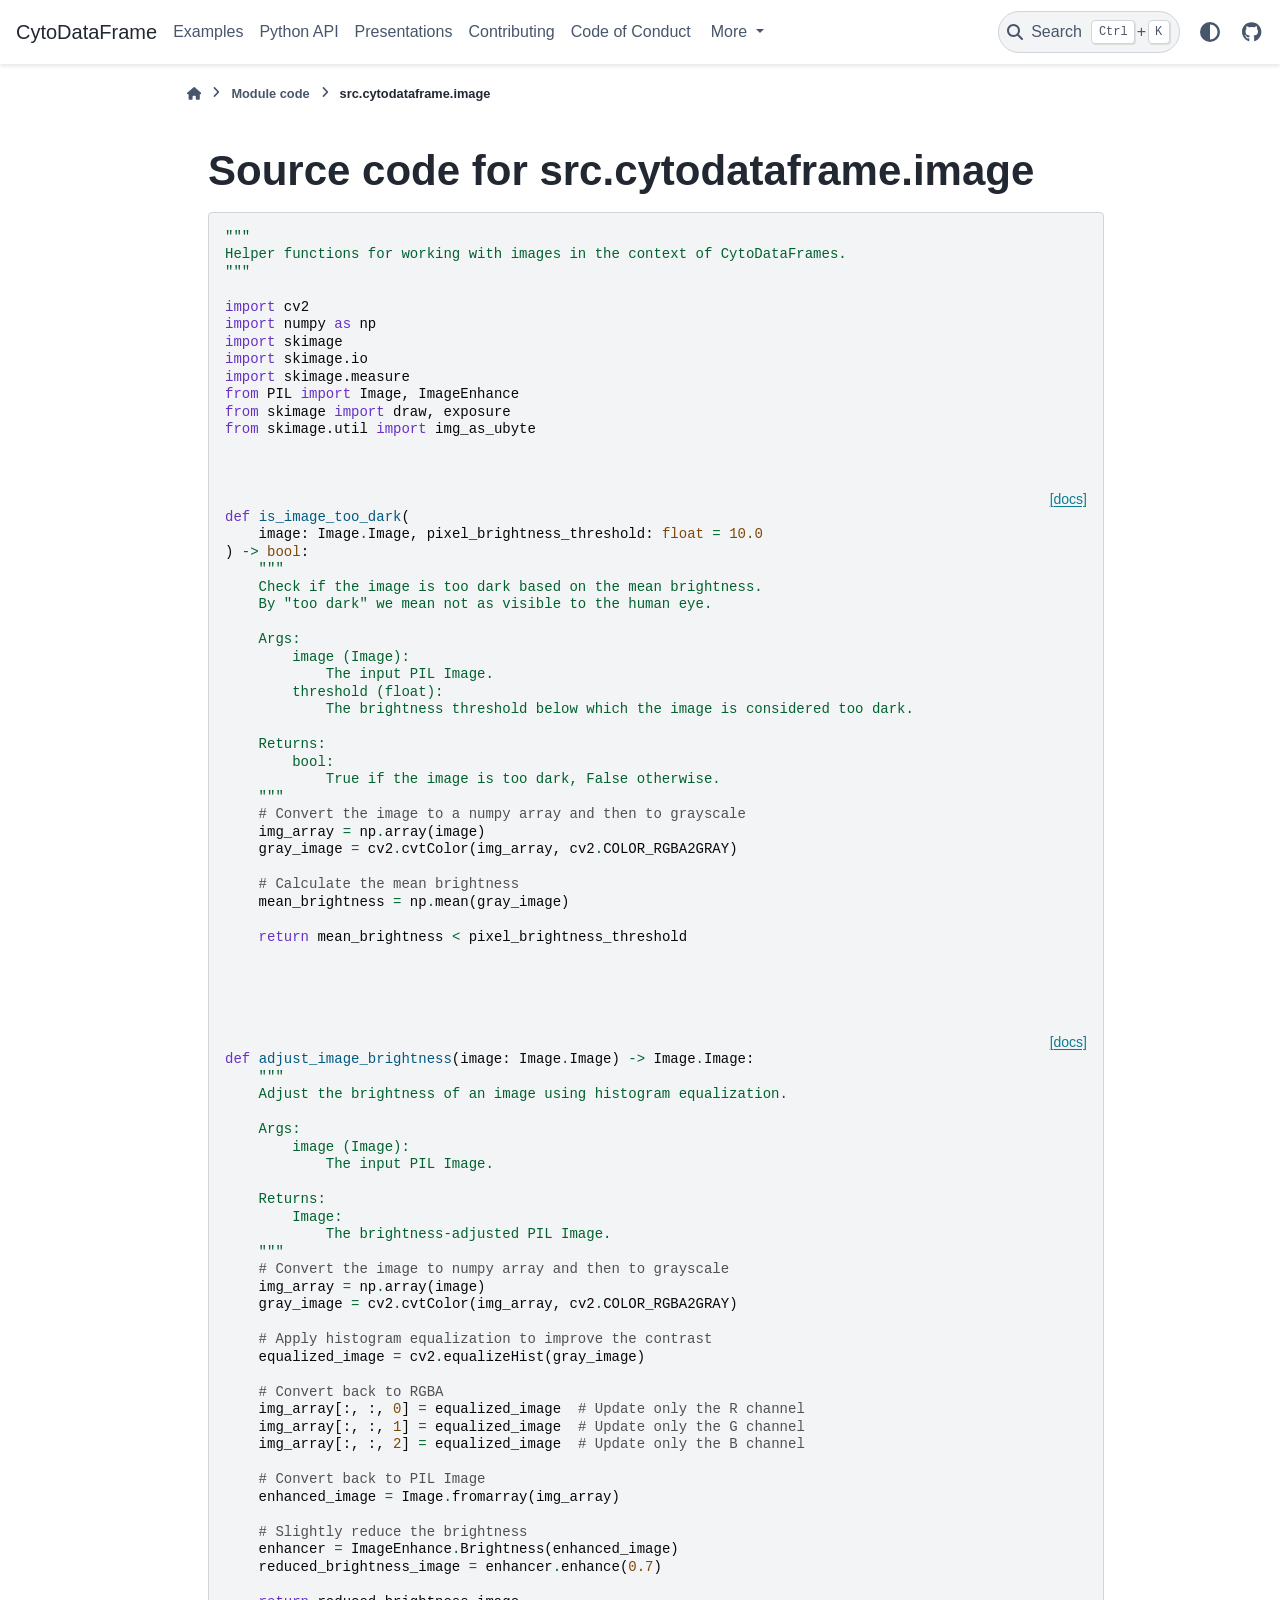
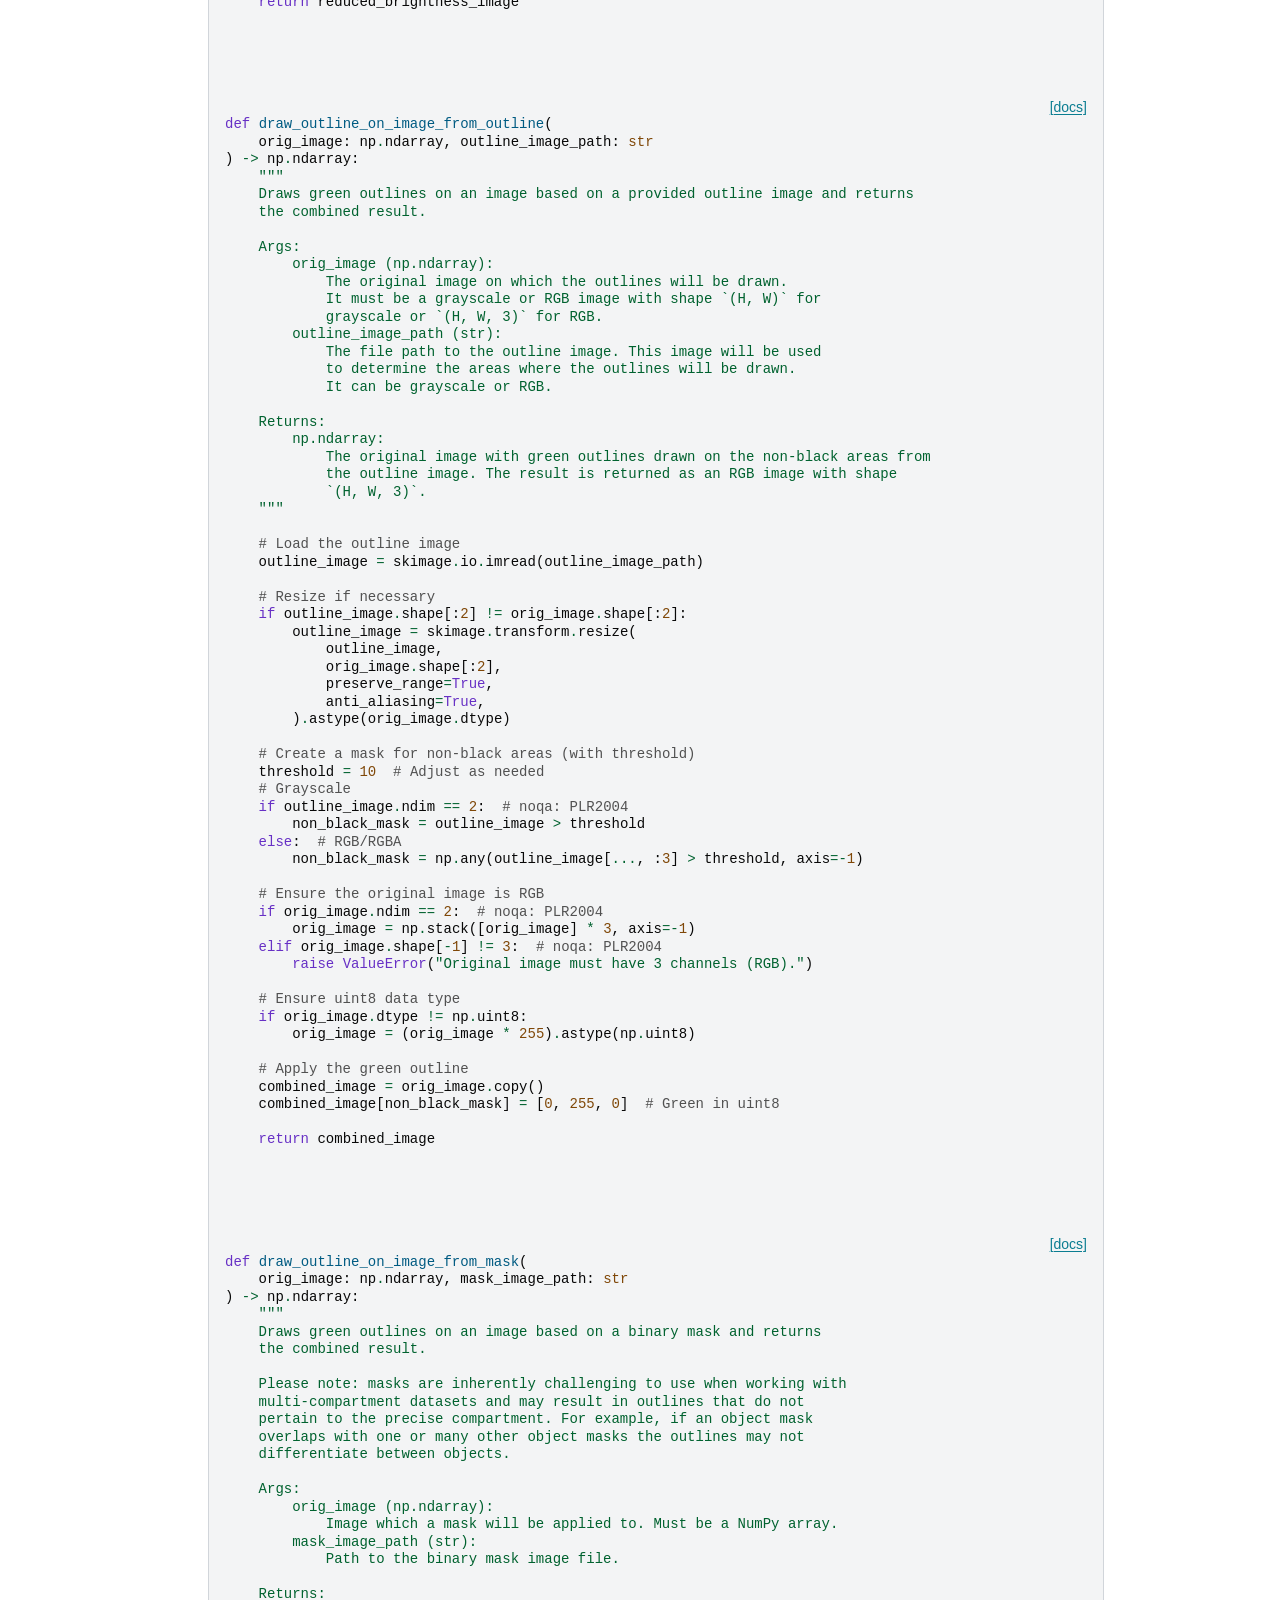
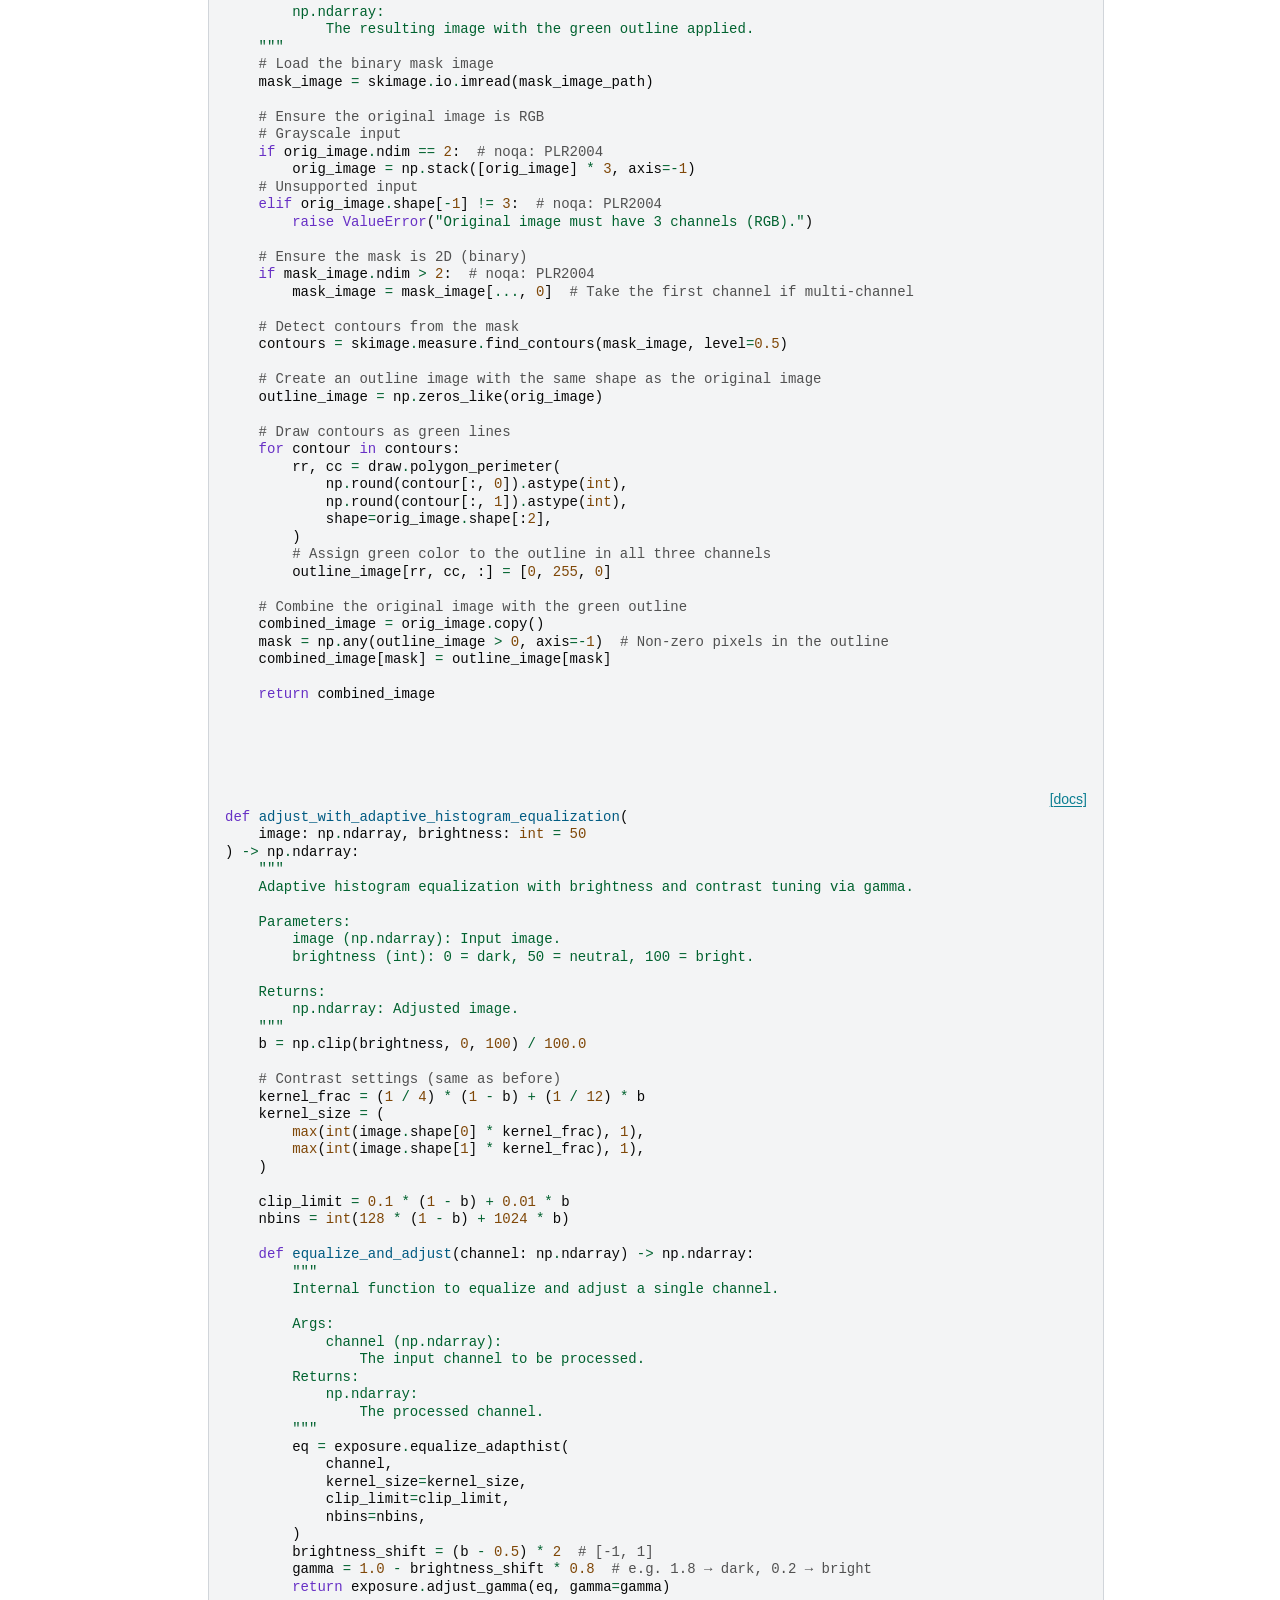
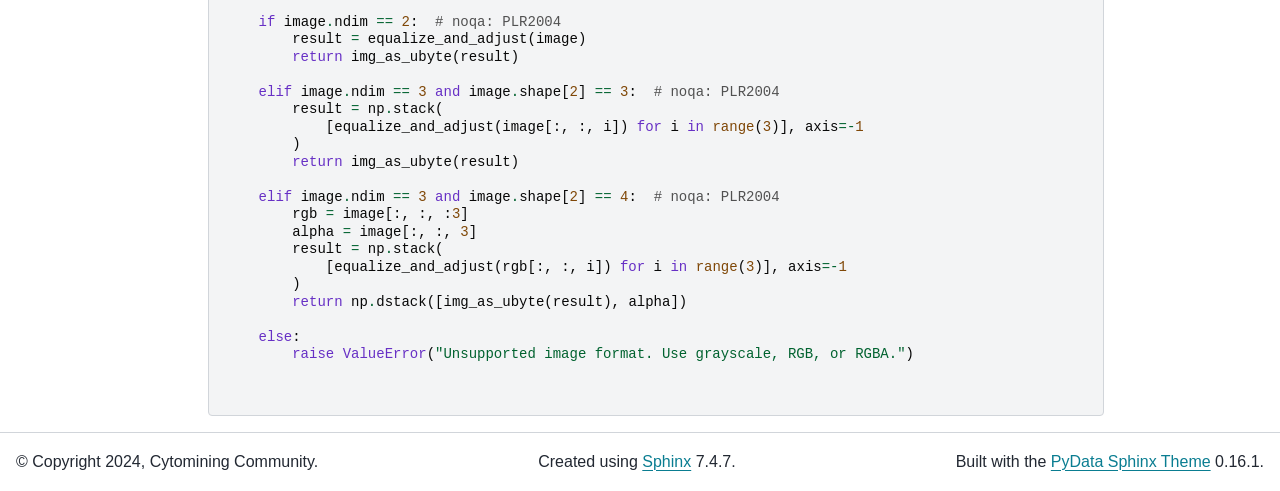
<file: _modules/src/cytodataframe/image.html>
<!DOCTYPE html>


<html lang="en" data-content_root="../../../" >

  <head>
    <meta charset="utf-8" />
    <meta name="viewport" content="width=device-width, initial-scale=1.0" />
    <title>src.cytodataframe.image &#8212; CytoDataFrame  documentation</title>
  
  
  
  <script data-cfasync="false">
    document.documentElement.dataset.mode = localStorage.getItem("mode") || "";
    document.documentElement.dataset.theme = localStorage.getItem("theme") || "";
  </script>
  <!--
    this give us a css class that will be invisible only if js is disabled
  -->
  <noscript>
    <style>
      .pst-js-only { display: none !important; }

    </style>
  </noscript>
  
  <!-- Loaded before other Sphinx assets -->
  <link href="../../../_static/styles/theme.css?digest=8878045cc6db502f8baf" rel="stylesheet" />
<link href="../../../_static/styles/pydata-sphinx-theme.css?digest=8878045cc6db502f8baf" rel="stylesheet" />

    <link rel="stylesheet" type="text/css" href="../../../_static/pygments.css?v=a746c00c" />
    <link rel="stylesheet" type="text/css" href="../../../_static/mystnb.4510f1fc1dee50b3e5859aac5469c37c29e427902b24a333a5f9fcb2f0b3ac41.css" />
    <link rel="stylesheet" type="text/css" href="../../../_static/custom.css?v=76a74e97" />
  
  <!-- So that users can add custom icons -->
  <script src="../../../_static/scripts/fontawesome.js?digest=8878045cc6db502f8baf"></script>
  <!-- Pre-loaded scripts that we'll load fully later -->
  <link rel="preload" as="script" href="../../../_static/scripts/bootstrap.js?digest=8878045cc6db502f8baf" />
<link rel="preload" as="script" href="../../../_static/scripts/pydata-sphinx-theme.js?digest=8878045cc6db502f8baf" />

    <script src="../../../_static/documentation_options.js?v=5929fcd5"></script>
    <script src="../../../_static/doctools.js?v=9a2dae69"></script>
    <script src="../../../_static/sphinx_highlight.js?v=dc90522c"></script>
    <script>DOCUMENTATION_OPTIONS.pagename = '_modules/src/cytodataframe/image';</script>
    <link rel="index" title="Index" href="../../../genindex.html" />
    <link rel="search" title="Search" href="../../../search.html" />
  <meta name="viewport" content="width=device-width, initial-scale=1"/>
  <meta name="docsearch:language" content="en"/>
  <meta name="docsearch:version" content="" />
  </head>
  
  
  <body data-bs-spy="scroll" data-bs-target=".bd-toc-nav" data-offset="180" data-bs-root-margin="0px 0px -60%" data-default-mode="">

  
  
  <div id="pst-skip-link" class="skip-link d-print-none"><a href="#main-content">Skip to main content</a></div>
  
  <div id="pst-scroll-pixel-helper"></div>
  
  <button type="button" class="btn rounded-pill" id="pst-back-to-top">
    <i class="fa-solid fa-arrow-up"></i>Back to top</button>

  
  <dialog id="pst-search-dialog">
    
<form class="bd-search d-flex align-items-center"
      action="../../../search.html"
      method="get">
  <i class="fa-solid fa-magnifying-glass"></i>
  <input type="search"
         class="form-control"
         name="q"
         placeholder="Search the docs ..."
         aria-label="Search the docs ..."
         autocomplete="off"
         autocorrect="off"
         autocapitalize="off"
         spellcheck="false"/>
  <span class="search-button__kbd-shortcut"><kbd class="kbd-shortcut__modifier">Ctrl</kbd>+<kbd>K</kbd></span>
</form>
  </dialog>

  <div class="pst-async-banner-revealer d-none">
  <aside id="bd-header-version-warning" class="d-none d-print-none" aria-label="Version warning"></aside>
</div>

  
    <header class="bd-header navbar navbar-expand-lg bd-navbar d-print-none">
<div class="bd-header__inner bd-page-width">
  <button class="pst-navbar-icon sidebar-toggle primary-toggle" aria-label="Site navigation">
    <span class="fa-solid fa-bars"></span>
  </button>
  
  
  <div class=" navbar-header-items__start">
    
      <div class="navbar-item">

  
    
  

<a class="navbar-brand logo" href="../../../index.html">
  
  
  
  
  
  
    <p class="title logo__title">CytoDataFrame</p>
  
</a></div>
    
  </div>
  
  <div class=" navbar-header-items">
    
    <div class="me-auto navbar-header-items__center">
      
        <div class="navbar-item">
<nav>
  <ul class="bd-navbar-elements navbar-nav">
    
<li class="nav-item ">
  <a class="nav-link nav-internal" href="../../../examples.html">
    Examples
  </a>
</li>


<li class="nav-item ">
  <a class="nav-link nav-internal" href="../../../python-api.html">
    Python API
  </a>
</li>


<li class="nav-item ">
  <a class="nav-link nav-internal" href="../../../presentations.html">
    Presentations
  </a>
</li>


<li class="nav-item ">
  <a class="nav-link nav-internal" href="../../../contributing.html">
    Contributing
  </a>
</li>


<li class="nav-item ">
  <a class="nav-link nav-internal" href="../../../code_of_conduct.html">
    Code of Conduct
  </a>
</li>

            <li class="nav-item dropdown">
                <button class="btn dropdown-toggle nav-item" type="button"
                data-bs-toggle="dropdown" aria-expanded="false"
                aria-controls="pst-nav-more-links">
                    More
                </button>
                <ul id="pst-nav-more-links" class="dropdown-menu">
                    
<li class=" ">
  <a class="nav-link dropdown-item nav-external" href="https://github.com/cytomining/coSMicQC">
    coSMicQC
  </a>
</li>

                </ul>
            </li>
            
  </ul>
</nav></div>
      
    </div>
    
    
    <div class="navbar-header-items__end">
      
        <div class="navbar-item navbar-persistent--container">
          

<button class="btn search-button-field search-button__button pst-js-only" title="Search" aria-label="Search" data-bs-placement="bottom" data-bs-toggle="tooltip">
 <i class="fa-solid fa-magnifying-glass"></i>
 <span class="search-button__default-text">Search</span>
 <span class="search-button__kbd-shortcut"><kbd class="kbd-shortcut__modifier">Ctrl</kbd>+<kbd class="kbd-shortcut__modifier">K</kbd></span>
</button>
        </div>
      
      
        <div class="navbar-item">

<button class="btn btn-sm nav-link pst-navbar-icon theme-switch-button pst-js-only" aria-label="Color mode" data-bs-title="Color mode"  data-bs-placement="bottom" data-bs-toggle="tooltip">
  <i class="theme-switch fa-solid fa-sun                fa-lg" data-mode="light" title="Light"></i>
  <i class="theme-switch fa-solid fa-moon               fa-lg" data-mode="dark"  title="Dark"></i>
  <i class="theme-switch fa-solid fa-circle-half-stroke fa-lg" data-mode="auto"  title="System Settings"></i>
</button></div>
      
        <div class="navbar-item"><ul class="navbar-icon-links"
    aria-label="Icon Links">
        <li class="nav-item">
          
          
          
          
          
          
          
          
          <a href="https://github.com/cytomining/CytoDataFrame" title="GitHub" class="nav-link pst-navbar-icon" rel="noopener" target="_blank" data-bs-toggle="tooltip" data-bs-placement="bottom"><i class="fa-brands fa-github fa-lg" aria-hidden="true"></i>
            <span class="sr-only">GitHub</span></a>
        </li>
</ul></div>
      
    </div>
    
  </div>
  
  
    <div class="navbar-persistent--mobile">

<button class="btn search-button-field search-button__button pst-js-only" title="Search" aria-label="Search" data-bs-placement="bottom" data-bs-toggle="tooltip">
 <i class="fa-solid fa-magnifying-glass"></i>
 <span class="search-button__default-text">Search</span>
 <span class="search-button__kbd-shortcut"><kbd class="kbd-shortcut__modifier">Ctrl</kbd>+<kbd class="kbd-shortcut__modifier">K</kbd></span>
</button>
    </div>
  

  
</div>

    </header>
  

  <div class="bd-container">
    <div class="bd-container__inner bd-page-width">
      
      
      
        
      
      <dialog id="pst-primary-sidebar-modal"></dialog>
      <div id="pst-primary-sidebar" class="bd-sidebar-primary bd-sidebar hide-on-wide">
        

  
  <div class="sidebar-header-items sidebar-primary__section">
    
    
      <div class="sidebar-header-items__center">
        
          
          
            <div class="navbar-item">
<nav>
  <ul class="bd-navbar-elements navbar-nav">
    
<li class="nav-item ">
  <a class="nav-link nav-internal" href="../../../examples.html">
    Examples
  </a>
</li>


<li class="nav-item ">
  <a class="nav-link nav-internal" href="../../../python-api.html">
    Python API
  </a>
</li>


<li class="nav-item ">
  <a class="nav-link nav-internal" href="../../../presentations.html">
    Presentations
  </a>
</li>


<li class="nav-item ">
  <a class="nav-link nav-internal" href="../../../contributing.html">
    Contributing
  </a>
</li>


<li class="nav-item ">
  <a class="nav-link nav-internal" href="../../../code_of_conduct.html">
    Code of Conduct
  </a>
</li>


<li class="nav-item ">
  <a class="nav-link nav-external" href="https://github.com/cytomining/coSMicQC">
    coSMicQC
  </a>
</li>

  </ul>
</nav></div>
          
        
      </div>
    
    
    
      <div class="sidebar-header-items__end">
        
          <div class="navbar-item">

<button class="btn btn-sm nav-link pst-navbar-icon theme-switch-button pst-js-only" aria-label="Color mode" data-bs-title="Color mode"  data-bs-placement="bottom" data-bs-toggle="tooltip">
  <i class="theme-switch fa-solid fa-sun                fa-lg" data-mode="light" title="Light"></i>
  <i class="theme-switch fa-solid fa-moon               fa-lg" data-mode="dark"  title="Dark"></i>
  <i class="theme-switch fa-solid fa-circle-half-stroke fa-lg" data-mode="auto"  title="System Settings"></i>
</button></div>
        
          <div class="navbar-item"><ul class="navbar-icon-links"
    aria-label="Icon Links">
        <li class="nav-item">
          
          
          
          
          
          
          
          
          <a href="https://github.com/cytomining/CytoDataFrame" title="GitHub" class="nav-link pst-navbar-icon" rel="noopener" target="_blank" data-bs-toggle="tooltip" data-bs-placement="bottom"><i class="fa-brands fa-github fa-lg" aria-hidden="true"></i>
            <span class="sr-only">GitHub</span></a>
        </li>
</ul></div>
        
      </div>
    
  </div>
  
  
  <div class="sidebar-primary-items__end sidebar-primary__section">
      <div class="sidebar-primary-item">
<div id="ethical-ad-placement"
      class="flat"
      data-ea-publisher="readthedocs"
      data-ea-type="readthedocs-sidebar"
      data-ea-manual="true">
</div></div>
  </div>


      </div>
      
      <main id="main-content" class="bd-main" role="main">
        
        
          <div class="bd-content">
            <div class="bd-article-container">
              
              <div class="bd-header-article d-print-none">
<div class="header-article-items header-article__inner">
  
    <div class="header-article-items__start">
      
        <div class="header-article-item">

<nav aria-label="Breadcrumb" class="d-print-none">
  <ul class="bd-breadcrumbs">
    
    <li class="breadcrumb-item breadcrumb-home">
      <a href="../../../index.html" class="nav-link" aria-label="Home">
        <i class="fa-solid fa-home"></i>
      </a>
    </li>
    
    <li class="breadcrumb-item"><a href="../../index.html" class="nav-link">Module code</a></li>
    
    <li class="breadcrumb-item active" aria-current="page"><span class="ellipsis">src.cytodataframe.image</span></li>
  </ul>
</nav>
</div>
      
    </div>
  
  
</div>
</div>
              
              
              
                
<div id="searchbox"></div>
                <article class="bd-article">
                  
  <h1>Source code for src.cytodataframe.image</h1><div class="highlight"><pre>
<span></span><span class="sd">&quot;&quot;&quot;</span>
<span class="sd">Helper functions for working with images in the context of CytoDataFrames.</span>
<span class="sd">&quot;&quot;&quot;</span>

<span class="kn">import</span> <span class="nn">cv2</span>
<span class="kn">import</span> <span class="nn">numpy</span> <span class="k">as</span> <span class="nn">np</span>
<span class="kn">import</span> <span class="nn">skimage</span>
<span class="kn">import</span> <span class="nn">skimage.io</span>
<span class="kn">import</span> <span class="nn">skimage.measure</span>
<span class="kn">from</span> <span class="nn">PIL</span> <span class="kn">import</span> <span class="n">Image</span><span class="p">,</span> <span class="n">ImageEnhance</span>
<span class="kn">from</span> <span class="nn">skimage</span> <span class="kn">import</span> <span class="n">draw</span><span class="p">,</span> <span class="n">exposure</span>
<span class="kn">from</span> <span class="nn">skimage.util</span> <span class="kn">import</span> <span class="n">img_as_ubyte</span>


<div class="viewcode-block" id="is_image_too_dark">
<a class="viewcode-back" href="../../../python-api.html#src.cytodataframe.image.is_image_too_dark">[docs]</a>
<span class="k">def</span> <span class="nf">is_image_too_dark</span><span class="p">(</span>
    <span class="n">image</span><span class="p">:</span> <span class="n">Image</span><span class="o">.</span><span class="n">Image</span><span class="p">,</span> <span class="n">pixel_brightness_threshold</span><span class="p">:</span> <span class="nb">float</span> <span class="o">=</span> <span class="mf">10.0</span>
<span class="p">)</span> <span class="o">-&gt;</span> <span class="nb">bool</span><span class="p">:</span>
<span class="w">    </span><span class="sd">&quot;&quot;&quot;</span>
<span class="sd">    Check if the image is too dark based on the mean brightness.</span>
<span class="sd">    By &quot;too dark&quot; we mean not as visible to the human eye.</span>

<span class="sd">    Args:</span>
<span class="sd">        image (Image):</span>
<span class="sd">            The input PIL Image.</span>
<span class="sd">        threshold (float):</span>
<span class="sd">            The brightness threshold below which the image is considered too dark.</span>

<span class="sd">    Returns:</span>
<span class="sd">        bool:</span>
<span class="sd">            True if the image is too dark, False otherwise.</span>
<span class="sd">    &quot;&quot;&quot;</span>
    <span class="c1"># Convert the image to a numpy array and then to grayscale</span>
    <span class="n">img_array</span> <span class="o">=</span> <span class="n">np</span><span class="o">.</span><span class="n">array</span><span class="p">(</span><span class="n">image</span><span class="p">)</span>
    <span class="n">gray_image</span> <span class="o">=</span> <span class="n">cv2</span><span class="o">.</span><span class="n">cvtColor</span><span class="p">(</span><span class="n">img_array</span><span class="p">,</span> <span class="n">cv2</span><span class="o">.</span><span class="n">COLOR_RGBA2GRAY</span><span class="p">)</span>

    <span class="c1"># Calculate the mean brightness</span>
    <span class="n">mean_brightness</span> <span class="o">=</span> <span class="n">np</span><span class="o">.</span><span class="n">mean</span><span class="p">(</span><span class="n">gray_image</span><span class="p">)</span>

    <span class="k">return</span> <span class="n">mean_brightness</span> <span class="o">&lt;</span> <span class="n">pixel_brightness_threshold</span></div>



<div class="viewcode-block" id="adjust_image_brightness">
<a class="viewcode-back" href="../../../python-api.html#src.cytodataframe.image.adjust_image_brightness">[docs]</a>
<span class="k">def</span> <span class="nf">adjust_image_brightness</span><span class="p">(</span><span class="n">image</span><span class="p">:</span> <span class="n">Image</span><span class="o">.</span><span class="n">Image</span><span class="p">)</span> <span class="o">-&gt;</span> <span class="n">Image</span><span class="o">.</span><span class="n">Image</span><span class="p">:</span>
<span class="w">    </span><span class="sd">&quot;&quot;&quot;</span>
<span class="sd">    Adjust the brightness of an image using histogram equalization.</span>

<span class="sd">    Args:</span>
<span class="sd">        image (Image):</span>
<span class="sd">            The input PIL Image.</span>

<span class="sd">    Returns:</span>
<span class="sd">        Image:</span>
<span class="sd">            The brightness-adjusted PIL Image.</span>
<span class="sd">    &quot;&quot;&quot;</span>
    <span class="c1"># Convert the image to numpy array and then to grayscale</span>
    <span class="n">img_array</span> <span class="o">=</span> <span class="n">np</span><span class="o">.</span><span class="n">array</span><span class="p">(</span><span class="n">image</span><span class="p">)</span>
    <span class="n">gray_image</span> <span class="o">=</span> <span class="n">cv2</span><span class="o">.</span><span class="n">cvtColor</span><span class="p">(</span><span class="n">img_array</span><span class="p">,</span> <span class="n">cv2</span><span class="o">.</span><span class="n">COLOR_RGBA2GRAY</span><span class="p">)</span>

    <span class="c1"># Apply histogram equalization to improve the contrast</span>
    <span class="n">equalized_image</span> <span class="o">=</span> <span class="n">cv2</span><span class="o">.</span><span class="n">equalizeHist</span><span class="p">(</span><span class="n">gray_image</span><span class="p">)</span>

    <span class="c1"># Convert back to RGBA</span>
    <span class="n">img_array</span><span class="p">[:,</span> <span class="p">:,</span> <span class="mi">0</span><span class="p">]</span> <span class="o">=</span> <span class="n">equalized_image</span>  <span class="c1"># Update only the R channel</span>
    <span class="n">img_array</span><span class="p">[:,</span> <span class="p">:,</span> <span class="mi">1</span><span class="p">]</span> <span class="o">=</span> <span class="n">equalized_image</span>  <span class="c1"># Update only the G channel</span>
    <span class="n">img_array</span><span class="p">[:,</span> <span class="p">:,</span> <span class="mi">2</span><span class="p">]</span> <span class="o">=</span> <span class="n">equalized_image</span>  <span class="c1"># Update only the B channel</span>

    <span class="c1"># Convert back to PIL Image</span>
    <span class="n">enhanced_image</span> <span class="o">=</span> <span class="n">Image</span><span class="o">.</span><span class="n">fromarray</span><span class="p">(</span><span class="n">img_array</span><span class="p">)</span>

    <span class="c1"># Slightly reduce the brightness</span>
    <span class="n">enhancer</span> <span class="o">=</span> <span class="n">ImageEnhance</span><span class="o">.</span><span class="n">Brightness</span><span class="p">(</span><span class="n">enhanced_image</span><span class="p">)</span>
    <span class="n">reduced_brightness_image</span> <span class="o">=</span> <span class="n">enhancer</span><span class="o">.</span><span class="n">enhance</span><span class="p">(</span><span class="mf">0.7</span><span class="p">)</span>

    <span class="k">return</span> <span class="n">reduced_brightness_image</span></div>



<div class="viewcode-block" id="draw_outline_on_image_from_outline">
<a class="viewcode-back" href="../../../python-api.html#src.cytodataframe.image.draw_outline_on_image_from_outline">[docs]</a>
<span class="k">def</span> <span class="nf">draw_outline_on_image_from_outline</span><span class="p">(</span>
    <span class="n">orig_image</span><span class="p">:</span> <span class="n">np</span><span class="o">.</span><span class="n">ndarray</span><span class="p">,</span> <span class="n">outline_image_path</span><span class="p">:</span> <span class="nb">str</span>
<span class="p">)</span> <span class="o">-&gt;</span> <span class="n">np</span><span class="o">.</span><span class="n">ndarray</span><span class="p">:</span>
<span class="w">    </span><span class="sd">&quot;&quot;&quot;</span>
<span class="sd">    Draws green outlines on an image based on a provided outline image and returns</span>
<span class="sd">    the combined result.</span>

<span class="sd">    Args:</span>
<span class="sd">        orig_image (np.ndarray):</span>
<span class="sd">            The original image on which the outlines will be drawn.</span>
<span class="sd">            It must be a grayscale or RGB image with shape `(H, W)` for</span>
<span class="sd">            grayscale or `(H, W, 3)` for RGB.</span>
<span class="sd">        outline_image_path (str):</span>
<span class="sd">            The file path to the outline image. This image will be used</span>
<span class="sd">            to determine the areas where the outlines will be drawn.</span>
<span class="sd">            It can be grayscale or RGB.</span>

<span class="sd">    Returns:</span>
<span class="sd">        np.ndarray:</span>
<span class="sd">            The original image with green outlines drawn on the non-black areas from</span>
<span class="sd">            the outline image. The result is returned as an RGB image with shape</span>
<span class="sd">            `(H, W, 3)`.</span>
<span class="sd">    &quot;&quot;&quot;</span>

    <span class="c1"># Load the outline image</span>
    <span class="n">outline_image</span> <span class="o">=</span> <span class="n">skimage</span><span class="o">.</span><span class="n">io</span><span class="o">.</span><span class="n">imread</span><span class="p">(</span><span class="n">outline_image_path</span><span class="p">)</span>

    <span class="c1"># Resize if necessary</span>
    <span class="k">if</span> <span class="n">outline_image</span><span class="o">.</span><span class="n">shape</span><span class="p">[:</span><span class="mi">2</span><span class="p">]</span> <span class="o">!=</span> <span class="n">orig_image</span><span class="o">.</span><span class="n">shape</span><span class="p">[:</span><span class="mi">2</span><span class="p">]:</span>
        <span class="n">outline_image</span> <span class="o">=</span> <span class="n">skimage</span><span class="o">.</span><span class="n">transform</span><span class="o">.</span><span class="n">resize</span><span class="p">(</span>
            <span class="n">outline_image</span><span class="p">,</span>
            <span class="n">orig_image</span><span class="o">.</span><span class="n">shape</span><span class="p">[:</span><span class="mi">2</span><span class="p">],</span>
            <span class="n">preserve_range</span><span class="o">=</span><span class="kc">True</span><span class="p">,</span>
            <span class="n">anti_aliasing</span><span class="o">=</span><span class="kc">True</span><span class="p">,</span>
        <span class="p">)</span><span class="o">.</span><span class="n">astype</span><span class="p">(</span><span class="n">orig_image</span><span class="o">.</span><span class="n">dtype</span><span class="p">)</span>

    <span class="c1"># Create a mask for non-black areas (with threshold)</span>
    <span class="n">threshold</span> <span class="o">=</span> <span class="mi">10</span>  <span class="c1"># Adjust as needed</span>
    <span class="c1"># Grayscale</span>
    <span class="k">if</span> <span class="n">outline_image</span><span class="o">.</span><span class="n">ndim</span> <span class="o">==</span> <span class="mi">2</span><span class="p">:</span>  <span class="c1"># noqa: PLR2004</span>
        <span class="n">non_black_mask</span> <span class="o">=</span> <span class="n">outline_image</span> <span class="o">&gt;</span> <span class="n">threshold</span>
    <span class="k">else</span><span class="p">:</span>  <span class="c1"># RGB/RGBA</span>
        <span class="n">non_black_mask</span> <span class="o">=</span> <span class="n">np</span><span class="o">.</span><span class="n">any</span><span class="p">(</span><span class="n">outline_image</span><span class="p">[</span><span class="o">...</span><span class="p">,</span> <span class="p">:</span><span class="mi">3</span><span class="p">]</span> <span class="o">&gt;</span> <span class="n">threshold</span><span class="p">,</span> <span class="n">axis</span><span class="o">=-</span><span class="mi">1</span><span class="p">)</span>

    <span class="c1"># Ensure the original image is RGB</span>
    <span class="k">if</span> <span class="n">orig_image</span><span class="o">.</span><span class="n">ndim</span> <span class="o">==</span> <span class="mi">2</span><span class="p">:</span>  <span class="c1"># noqa: PLR2004</span>
        <span class="n">orig_image</span> <span class="o">=</span> <span class="n">np</span><span class="o">.</span><span class="n">stack</span><span class="p">([</span><span class="n">orig_image</span><span class="p">]</span> <span class="o">*</span> <span class="mi">3</span><span class="p">,</span> <span class="n">axis</span><span class="o">=-</span><span class="mi">1</span><span class="p">)</span>
    <span class="k">elif</span> <span class="n">orig_image</span><span class="o">.</span><span class="n">shape</span><span class="p">[</span><span class="o">-</span><span class="mi">1</span><span class="p">]</span> <span class="o">!=</span> <span class="mi">3</span><span class="p">:</span>  <span class="c1"># noqa: PLR2004</span>
        <span class="k">raise</span> <span class="ne">ValueError</span><span class="p">(</span><span class="s2">&quot;Original image must have 3 channels (RGB).&quot;</span><span class="p">)</span>

    <span class="c1"># Ensure uint8 data type</span>
    <span class="k">if</span> <span class="n">orig_image</span><span class="o">.</span><span class="n">dtype</span> <span class="o">!=</span> <span class="n">np</span><span class="o">.</span><span class="n">uint8</span><span class="p">:</span>
        <span class="n">orig_image</span> <span class="o">=</span> <span class="p">(</span><span class="n">orig_image</span> <span class="o">*</span> <span class="mi">255</span><span class="p">)</span><span class="o">.</span><span class="n">astype</span><span class="p">(</span><span class="n">np</span><span class="o">.</span><span class="n">uint8</span><span class="p">)</span>

    <span class="c1"># Apply the green outline</span>
    <span class="n">combined_image</span> <span class="o">=</span> <span class="n">orig_image</span><span class="o">.</span><span class="n">copy</span><span class="p">()</span>
    <span class="n">combined_image</span><span class="p">[</span><span class="n">non_black_mask</span><span class="p">]</span> <span class="o">=</span> <span class="p">[</span><span class="mi">0</span><span class="p">,</span> <span class="mi">255</span><span class="p">,</span> <span class="mi">0</span><span class="p">]</span>  <span class="c1"># Green in uint8</span>

    <span class="k">return</span> <span class="n">combined_image</span></div>



<div class="viewcode-block" id="draw_outline_on_image_from_mask">
<a class="viewcode-back" href="../../../python-api.html#src.cytodataframe.image.draw_outline_on_image_from_mask">[docs]</a>
<span class="k">def</span> <span class="nf">draw_outline_on_image_from_mask</span><span class="p">(</span>
    <span class="n">orig_image</span><span class="p">:</span> <span class="n">np</span><span class="o">.</span><span class="n">ndarray</span><span class="p">,</span> <span class="n">mask_image_path</span><span class="p">:</span> <span class="nb">str</span>
<span class="p">)</span> <span class="o">-&gt;</span> <span class="n">np</span><span class="o">.</span><span class="n">ndarray</span><span class="p">:</span>
<span class="w">    </span><span class="sd">&quot;&quot;&quot;</span>
<span class="sd">    Draws green outlines on an image based on a binary mask and returns</span>
<span class="sd">    the combined result.</span>

<span class="sd">    Please note: masks are inherently challenging to use when working with</span>
<span class="sd">    multi-compartment datasets and may result in outlines that do not</span>
<span class="sd">    pertain to the precise compartment. For example, if an object mask</span>
<span class="sd">    overlaps with one or many other object masks the outlines may not</span>
<span class="sd">    differentiate between objects.</span>

<span class="sd">    Args:</span>
<span class="sd">        orig_image (np.ndarray):</span>
<span class="sd">            Image which a mask will be applied to. Must be a NumPy array.</span>
<span class="sd">        mask_image_path (str):</span>
<span class="sd">            Path to the binary mask image file.</span>

<span class="sd">    Returns:</span>
<span class="sd">        np.ndarray:</span>
<span class="sd">            The resulting image with the green outline applied.</span>
<span class="sd">    &quot;&quot;&quot;</span>
    <span class="c1"># Load the binary mask image</span>
    <span class="n">mask_image</span> <span class="o">=</span> <span class="n">skimage</span><span class="o">.</span><span class="n">io</span><span class="o">.</span><span class="n">imread</span><span class="p">(</span><span class="n">mask_image_path</span><span class="p">)</span>

    <span class="c1"># Ensure the original image is RGB</span>
    <span class="c1"># Grayscale input</span>
    <span class="k">if</span> <span class="n">orig_image</span><span class="o">.</span><span class="n">ndim</span> <span class="o">==</span> <span class="mi">2</span><span class="p">:</span>  <span class="c1"># noqa: PLR2004</span>
        <span class="n">orig_image</span> <span class="o">=</span> <span class="n">np</span><span class="o">.</span><span class="n">stack</span><span class="p">([</span><span class="n">orig_image</span><span class="p">]</span> <span class="o">*</span> <span class="mi">3</span><span class="p">,</span> <span class="n">axis</span><span class="o">=-</span><span class="mi">1</span><span class="p">)</span>
    <span class="c1"># Unsupported input</span>
    <span class="k">elif</span> <span class="n">orig_image</span><span class="o">.</span><span class="n">shape</span><span class="p">[</span><span class="o">-</span><span class="mi">1</span><span class="p">]</span> <span class="o">!=</span> <span class="mi">3</span><span class="p">:</span>  <span class="c1"># noqa: PLR2004</span>
        <span class="k">raise</span> <span class="ne">ValueError</span><span class="p">(</span><span class="s2">&quot;Original image must have 3 channels (RGB).&quot;</span><span class="p">)</span>

    <span class="c1"># Ensure the mask is 2D (binary)</span>
    <span class="k">if</span> <span class="n">mask_image</span><span class="o">.</span><span class="n">ndim</span> <span class="o">&gt;</span> <span class="mi">2</span><span class="p">:</span>  <span class="c1"># noqa: PLR2004</span>
        <span class="n">mask_image</span> <span class="o">=</span> <span class="n">mask_image</span><span class="p">[</span><span class="o">...</span><span class="p">,</span> <span class="mi">0</span><span class="p">]</span>  <span class="c1"># Take the first channel if multi-channel</span>

    <span class="c1"># Detect contours from the mask</span>
    <span class="n">contours</span> <span class="o">=</span> <span class="n">skimage</span><span class="o">.</span><span class="n">measure</span><span class="o">.</span><span class="n">find_contours</span><span class="p">(</span><span class="n">mask_image</span><span class="p">,</span> <span class="n">level</span><span class="o">=</span><span class="mf">0.5</span><span class="p">)</span>

    <span class="c1"># Create an outline image with the same shape as the original image</span>
    <span class="n">outline_image</span> <span class="o">=</span> <span class="n">np</span><span class="o">.</span><span class="n">zeros_like</span><span class="p">(</span><span class="n">orig_image</span><span class="p">)</span>

    <span class="c1"># Draw contours as green lines</span>
    <span class="k">for</span> <span class="n">contour</span> <span class="ow">in</span> <span class="n">contours</span><span class="p">:</span>
        <span class="n">rr</span><span class="p">,</span> <span class="n">cc</span> <span class="o">=</span> <span class="n">draw</span><span class="o">.</span><span class="n">polygon_perimeter</span><span class="p">(</span>
            <span class="n">np</span><span class="o">.</span><span class="n">round</span><span class="p">(</span><span class="n">contour</span><span class="p">[:,</span> <span class="mi">0</span><span class="p">])</span><span class="o">.</span><span class="n">astype</span><span class="p">(</span><span class="nb">int</span><span class="p">),</span>
            <span class="n">np</span><span class="o">.</span><span class="n">round</span><span class="p">(</span><span class="n">contour</span><span class="p">[:,</span> <span class="mi">1</span><span class="p">])</span><span class="o">.</span><span class="n">astype</span><span class="p">(</span><span class="nb">int</span><span class="p">),</span>
            <span class="n">shape</span><span class="o">=</span><span class="n">orig_image</span><span class="o">.</span><span class="n">shape</span><span class="p">[:</span><span class="mi">2</span><span class="p">],</span>
        <span class="p">)</span>
        <span class="c1"># Assign green color to the outline in all three channels</span>
        <span class="n">outline_image</span><span class="p">[</span><span class="n">rr</span><span class="p">,</span> <span class="n">cc</span><span class="p">,</span> <span class="p">:]</span> <span class="o">=</span> <span class="p">[</span><span class="mi">0</span><span class="p">,</span> <span class="mi">255</span><span class="p">,</span> <span class="mi">0</span><span class="p">]</span>

    <span class="c1"># Combine the original image with the green outline</span>
    <span class="n">combined_image</span> <span class="o">=</span> <span class="n">orig_image</span><span class="o">.</span><span class="n">copy</span><span class="p">()</span>
    <span class="n">mask</span> <span class="o">=</span> <span class="n">np</span><span class="o">.</span><span class="n">any</span><span class="p">(</span><span class="n">outline_image</span> <span class="o">&gt;</span> <span class="mi">0</span><span class="p">,</span> <span class="n">axis</span><span class="o">=-</span><span class="mi">1</span><span class="p">)</span>  <span class="c1"># Non-zero pixels in the outline</span>
    <span class="n">combined_image</span><span class="p">[</span><span class="n">mask</span><span class="p">]</span> <span class="o">=</span> <span class="n">outline_image</span><span class="p">[</span><span class="n">mask</span><span class="p">]</span>

    <span class="k">return</span> <span class="n">combined_image</span></div>



<div class="viewcode-block" id="adjust_with_adaptive_histogram_equalization">
<a class="viewcode-back" href="../../../python-api.html#src.cytodataframe.image.adjust_with_adaptive_histogram_equalization">[docs]</a>
<span class="k">def</span> <span class="nf">adjust_with_adaptive_histogram_equalization</span><span class="p">(</span>
    <span class="n">image</span><span class="p">:</span> <span class="n">np</span><span class="o">.</span><span class="n">ndarray</span><span class="p">,</span> <span class="n">brightness</span><span class="p">:</span> <span class="nb">int</span> <span class="o">=</span> <span class="mi">50</span>
<span class="p">)</span> <span class="o">-&gt;</span> <span class="n">np</span><span class="o">.</span><span class="n">ndarray</span><span class="p">:</span>
<span class="w">    </span><span class="sd">&quot;&quot;&quot;</span>
<span class="sd">    Adaptive histogram equalization with brightness and contrast tuning via gamma.</span>

<span class="sd">    Parameters:</span>
<span class="sd">        image (np.ndarray): Input image.</span>
<span class="sd">        brightness (int): 0 = dark, 50 = neutral, 100 = bright.</span>

<span class="sd">    Returns:</span>
<span class="sd">        np.ndarray: Adjusted image.</span>
<span class="sd">    &quot;&quot;&quot;</span>
    <span class="n">b</span> <span class="o">=</span> <span class="n">np</span><span class="o">.</span><span class="n">clip</span><span class="p">(</span><span class="n">brightness</span><span class="p">,</span> <span class="mi">0</span><span class="p">,</span> <span class="mi">100</span><span class="p">)</span> <span class="o">/</span> <span class="mf">100.0</span>

    <span class="c1"># Contrast settings (same as before)</span>
    <span class="n">kernel_frac</span> <span class="o">=</span> <span class="p">(</span><span class="mi">1</span> <span class="o">/</span> <span class="mi">4</span><span class="p">)</span> <span class="o">*</span> <span class="p">(</span><span class="mi">1</span> <span class="o">-</span> <span class="n">b</span><span class="p">)</span> <span class="o">+</span> <span class="p">(</span><span class="mi">1</span> <span class="o">/</span> <span class="mi">12</span><span class="p">)</span> <span class="o">*</span> <span class="n">b</span>
    <span class="n">kernel_size</span> <span class="o">=</span> <span class="p">(</span>
        <span class="nb">max</span><span class="p">(</span><span class="nb">int</span><span class="p">(</span><span class="n">image</span><span class="o">.</span><span class="n">shape</span><span class="p">[</span><span class="mi">0</span><span class="p">]</span> <span class="o">*</span> <span class="n">kernel_frac</span><span class="p">),</span> <span class="mi">1</span><span class="p">),</span>
        <span class="nb">max</span><span class="p">(</span><span class="nb">int</span><span class="p">(</span><span class="n">image</span><span class="o">.</span><span class="n">shape</span><span class="p">[</span><span class="mi">1</span><span class="p">]</span> <span class="o">*</span> <span class="n">kernel_frac</span><span class="p">),</span> <span class="mi">1</span><span class="p">),</span>
    <span class="p">)</span>

    <span class="n">clip_limit</span> <span class="o">=</span> <span class="mf">0.1</span> <span class="o">*</span> <span class="p">(</span><span class="mi">1</span> <span class="o">-</span> <span class="n">b</span><span class="p">)</span> <span class="o">+</span> <span class="mf">0.01</span> <span class="o">*</span> <span class="n">b</span>
    <span class="n">nbins</span> <span class="o">=</span> <span class="nb">int</span><span class="p">(</span><span class="mi">128</span> <span class="o">*</span> <span class="p">(</span><span class="mi">1</span> <span class="o">-</span> <span class="n">b</span><span class="p">)</span> <span class="o">+</span> <span class="mi">1024</span> <span class="o">*</span> <span class="n">b</span><span class="p">)</span>

    <span class="k">def</span> <span class="nf">equalize_and_adjust</span><span class="p">(</span><span class="n">channel</span><span class="p">:</span> <span class="n">np</span><span class="o">.</span><span class="n">ndarray</span><span class="p">)</span> <span class="o">-&gt;</span> <span class="n">np</span><span class="o">.</span><span class="n">ndarray</span><span class="p">:</span>
<span class="w">        </span><span class="sd">&quot;&quot;&quot;</span>
<span class="sd">        Internal function to equalize and adjust a single channel.</span>

<span class="sd">        Args:</span>
<span class="sd">            channel (np.ndarray):</span>
<span class="sd">                The input channel to be processed.</span>
<span class="sd">        Returns:</span>
<span class="sd">            np.ndarray:</span>
<span class="sd">                The processed channel.</span>
<span class="sd">        &quot;&quot;&quot;</span>
        <span class="n">eq</span> <span class="o">=</span> <span class="n">exposure</span><span class="o">.</span><span class="n">equalize_adapthist</span><span class="p">(</span>
            <span class="n">channel</span><span class="p">,</span>
            <span class="n">kernel_size</span><span class="o">=</span><span class="n">kernel_size</span><span class="p">,</span>
            <span class="n">clip_limit</span><span class="o">=</span><span class="n">clip_limit</span><span class="p">,</span>
            <span class="n">nbins</span><span class="o">=</span><span class="n">nbins</span><span class="p">,</span>
        <span class="p">)</span>
        <span class="n">brightness_shift</span> <span class="o">=</span> <span class="p">(</span><span class="n">b</span> <span class="o">-</span> <span class="mf">0.5</span><span class="p">)</span> <span class="o">*</span> <span class="mi">2</span>  <span class="c1"># [-1, 1]</span>
        <span class="n">gamma</span> <span class="o">=</span> <span class="mf">1.0</span> <span class="o">-</span> <span class="n">brightness_shift</span> <span class="o">*</span> <span class="mf">0.8</span>  <span class="c1"># e.g. 1.8 → dark, 0.2 → bright</span>
        <span class="k">return</span> <span class="n">exposure</span><span class="o">.</span><span class="n">adjust_gamma</span><span class="p">(</span><span class="n">eq</span><span class="p">,</span> <span class="n">gamma</span><span class="o">=</span><span class="n">gamma</span><span class="p">)</span>

    <span class="k">if</span> <span class="n">image</span><span class="o">.</span><span class="n">ndim</span> <span class="o">==</span> <span class="mi">2</span><span class="p">:</span>  <span class="c1"># noqa: PLR2004</span>
        <span class="n">result</span> <span class="o">=</span> <span class="n">equalize_and_adjust</span><span class="p">(</span><span class="n">image</span><span class="p">)</span>
        <span class="k">return</span> <span class="n">img_as_ubyte</span><span class="p">(</span><span class="n">result</span><span class="p">)</span>

    <span class="k">elif</span> <span class="n">image</span><span class="o">.</span><span class="n">ndim</span> <span class="o">==</span> <span class="mi">3</span> <span class="ow">and</span> <span class="n">image</span><span class="o">.</span><span class="n">shape</span><span class="p">[</span><span class="mi">2</span><span class="p">]</span> <span class="o">==</span> <span class="mi">3</span><span class="p">:</span>  <span class="c1"># noqa: PLR2004</span>
        <span class="n">result</span> <span class="o">=</span> <span class="n">np</span><span class="o">.</span><span class="n">stack</span><span class="p">(</span>
            <span class="p">[</span><span class="n">equalize_and_adjust</span><span class="p">(</span><span class="n">image</span><span class="p">[:,</span> <span class="p">:,</span> <span class="n">i</span><span class="p">])</span> <span class="k">for</span> <span class="n">i</span> <span class="ow">in</span> <span class="nb">range</span><span class="p">(</span><span class="mi">3</span><span class="p">)],</span> <span class="n">axis</span><span class="o">=-</span><span class="mi">1</span>
        <span class="p">)</span>
        <span class="k">return</span> <span class="n">img_as_ubyte</span><span class="p">(</span><span class="n">result</span><span class="p">)</span>

    <span class="k">elif</span> <span class="n">image</span><span class="o">.</span><span class="n">ndim</span> <span class="o">==</span> <span class="mi">3</span> <span class="ow">and</span> <span class="n">image</span><span class="o">.</span><span class="n">shape</span><span class="p">[</span><span class="mi">2</span><span class="p">]</span> <span class="o">==</span> <span class="mi">4</span><span class="p">:</span>  <span class="c1"># noqa: PLR2004</span>
        <span class="n">rgb</span> <span class="o">=</span> <span class="n">image</span><span class="p">[:,</span> <span class="p">:,</span> <span class="p">:</span><span class="mi">3</span><span class="p">]</span>
        <span class="n">alpha</span> <span class="o">=</span> <span class="n">image</span><span class="p">[:,</span> <span class="p">:,</span> <span class="mi">3</span><span class="p">]</span>
        <span class="n">result</span> <span class="o">=</span> <span class="n">np</span><span class="o">.</span><span class="n">stack</span><span class="p">(</span>
            <span class="p">[</span><span class="n">equalize_and_adjust</span><span class="p">(</span><span class="n">rgb</span><span class="p">[:,</span> <span class="p">:,</span> <span class="n">i</span><span class="p">])</span> <span class="k">for</span> <span class="n">i</span> <span class="ow">in</span> <span class="nb">range</span><span class="p">(</span><span class="mi">3</span><span class="p">)],</span> <span class="n">axis</span><span class="o">=-</span><span class="mi">1</span>
        <span class="p">)</span>
        <span class="k">return</span> <span class="n">np</span><span class="o">.</span><span class="n">dstack</span><span class="p">([</span><span class="n">img_as_ubyte</span><span class="p">(</span><span class="n">result</span><span class="p">),</span> <span class="n">alpha</span><span class="p">])</span>

    <span class="k">else</span><span class="p">:</span>
        <span class="k">raise</span> <span class="ne">ValueError</span><span class="p">(</span><span class="s2">&quot;Unsupported image format. Use grayscale, RGB, or RGBA.&quot;</span><span class="p">)</span></div>

</pre></div>

                </article>
              
              
              
              
              
                <footer class="prev-next-footer d-print-none">
                  
<div class="prev-next-area">
</div>
                </footer>
              
            </div>
            
            
              
            
          </div>
          <footer class="bd-footer-content">
            
          </footer>
        
      </main>
    </div>
  </div>
  
  <!-- Scripts loaded after <body> so the DOM is not blocked -->
  <script defer src="../../../_static/scripts/bootstrap.js?digest=8878045cc6db502f8baf"></script>
<script defer src="../../../_static/scripts/pydata-sphinx-theme.js?digest=8878045cc6db502f8baf"></script>

  <footer class="bd-footer">
<div class="bd-footer__inner bd-page-width">
  
    <div class="footer-items__start">
      
        <div class="footer-item">

  <p class="copyright">
    
      © Copyright 2024, Cytomining Community.
      <br/>
    
  </p>
</div>
      
    </div>
  
  
    <div class="footer-items__center">
      
        <div class="footer-item">

  <p class="sphinx-version">
    Created using <a href="https://www.sphinx-doc.org/">Sphinx</a> 7.4.7.
    <br/>
  </p>
</div>
      
    </div>
  
  
    <div class="footer-items__end">
      
        <div class="footer-item">
<p class="theme-version">
  <!-- # L10n: Setting the PST URL as an argument as this does not need to be localized -->
  Built with the <a href="https://pydata-sphinx-theme.readthedocs.io/en/stable/index.html">PyData Sphinx Theme</a> 0.16.1.
</p></div>
      
    </div>
  
</div>

  </footer>
  </body>
</html>
</file>
<file: _static/styles/theme.css>
/* Provided by Sphinx's 'basic' theme, and included in the final set of assets */
@import "../basic.css";
</file>
<file: _static/pygments.css>
html[data-theme="light"] .highlight pre { line-height: 125%; }
html[data-theme="light"] .highlight td.linenos .normal { color: inherit; background-color: transparent; padding-left: 5px; padding-right: 5px; }
html[data-theme="light"] .highlight span.linenos { color: inherit; background-color: transparent; padding-left: 5px; padding-right: 5px; }
html[data-theme="light"] .highlight td.linenos .special { color: #000000; background-color: #ffffc0; padding-left: 5px; padding-right: 5px; }
html[data-theme="light"] .highlight span.linenos.special { color: #000000; background-color: #ffffc0; padding-left: 5px; padding-right: 5px; }
html[data-theme="light"] .highlight .hll { background-color: #fae4c2 }
html[data-theme="light"] .highlight { background: #fefefe; color: #080808 }
html[data-theme="light"] .highlight .c { color: #515151 } /* Comment */
html[data-theme="light"] .highlight .err { color: #a12236 } /* Error */
html[data-theme="light"] .highlight .k { color: #6730c5 } /* Keyword */
html[data-theme="light"] .highlight .l { color: #7f4707 } /* Literal */
html[data-theme="light"] .highlight .n { color: #080808 } /* Name */
html[data-theme="light"] .highlight .o { color: #00622f } /* Operator */
html[data-theme="light"] .highlight .p { color: #080808 } /* Punctuation */
html[data-theme="light"] .highlight .ch { color: #515151 } /* Comment.Hashbang */
html[data-theme="light"] .highlight .cm { color: #515151 } /* Comment.Multiline */
html[data-theme="light"] .highlight .cp { color: #515151 } /* Comment.Preproc */
html[data-theme="light"] .highlight .cpf { color: #515151 } /* Comment.PreprocFile */
html[data-theme="light"] .highlight .c1 { color: #515151 } /* Comment.Single */
html[data-theme="light"] .highlight .cs { color: #515151 } /* Comment.Special */
html[data-theme="light"] .highlight .gd { color: #005b82 } /* Generic.Deleted */
html[data-theme="light"] .highlight .ge { font-style: italic } /* Generic.Emph */
html[data-theme="light"] .highlight .gh { color: #005b82 } /* Generic.Heading */
html[data-theme="light"] .highlight .gs { font-weight: bold } /* Generic.Strong */
html[data-theme="light"] .highlight .gu { color: #005b82 } /* Generic.Subheading */
html[data-theme="light"] .highlight .kc { color: #6730c5 } /* Keyword.Constant */
html[data-theme="light"] .highlight .kd { color: #6730c5 } /* Keyword.Declaration */
html[data-theme="light"] .highlight .kn { color: #6730c5 } /* Keyword.Namespace */
html[data-theme="light"] .highlight .kp { color: #6730c5 } /* Keyword.Pseudo */
html[data-theme="light"] .highlight .kr { color: #6730c5 } /* Keyword.Reserved */
html[data-theme="light"] .highlight .kt { color: #7f4707 } /* Keyword.Type */
html[data-theme="light"] .highlight .ld { color: #7f4707 } /* Literal.Date */
html[data-theme="light"] .highlight .m { color: #7f4707 } /* Literal.Number */
html[data-theme="light"] .highlight .s { color: #00622f } /* Literal.String */
html[data-theme="light"] .highlight .na { color: #912583 } /* Name.Attribute */
html[data-theme="light"] .highlight .nb { color: #7f4707 } /* Name.Builtin */
html[data-theme="light"] .highlight .nc { color: #005b82 } /* Name.Class */
html[data-theme="light"] .highlight .no { color: #005b82 } /* Name.Constant */
html[data-theme="light"] .highlight .nd { color: #7f4707 } /* Name.Decorator */
html[data-theme="light"] .highlight .ni { color: #00622f } /* Name.Entity */
html[data-theme="light"] .highlight .ne { color: #6730c5 } /* Name.Exception */
html[data-theme="light"] .highlight .nf { color: #005b82 } /* Name.Function */
html[data-theme="light"] .highlight .nl { color: #7f4707 } /* Name.Label */
html[data-theme="light"] .highlight .nn { color: #080808 } /* Name.Namespace */
html[data-theme="light"] .highlight .nx { color: #080808 } /* Name.Other */
html[data-theme="light"] .highlight .py { color: #005b82 } /* Name.Property */
html[data-theme="light"] .highlight .nt { color: #005b82 } /* Name.Tag */
html[data-theme="light"] .highlight .nv { color: #a12236 } /* Name.Variable */
html[data-theme="light"] .highlight .ow { color: #6730c5 } /* Operator.Word */
html[data-theme="light"] .highlight .pm { color: #080808 } /* Punctuation.Marker */
html[data-theme="light"] .highlight .w { color: #080808 } /* Text.Whitespace */
html[data-theme="light"] .highlight .mb { color: #7f4707 } /* Literal.Number.Bin */
html[data-theme="light"] .highlight .mf { color: #7f4707 } /* Literal.Number.Float */
html[data-theme="light"] .highlight .mh { color: #7f4707 } /* Literal.Number.Hex */
html[data-theme="light"] .highlight .mi { color: #7f4707 } /* Literal.Number.Integer */
html[data-theme="light"] .highlight .mo { color: #7f4707 } /* Literal.Number.Oct */
html[data-theme="light"] .highlight .sa { color: #00622f } /* Literal.String.Affix */
html[data-theme="light"] .highlight .sb { color: #00622f } /* Literal.String.Backtick */
html[data-theme="light"] .highlight .sc { color: #00622f } /* Literal.String.Char */
html[data-theme="light"] .highlight .dl { color: #00622f } /* Literal.String.Delimiter */
html[data-theme="light"] .highlight .sd { color: #00622f } /* Literal.String.Doc */
html[data-theme="light"] .highlight .s2 { color: #00622f } /* Literal.String.Double */
html[data-theme="light"] .highlight .se { color: #00622f } /* Literal.String.Escape */
html[data-theme="light"] .highlight .sh { color: #00622f } /* Literal.String.Heredoc */
html[data-theme="light"] .highlight .si { color: #00622f } /* Literal.String.Interpol */
html[data-theme="light"] .highlight .sx { color: #00622f } /* Literal.String.Other */
html[data-theme="light"] .highlight .sr { color: #a12236 } /* Literal.String.Regex */
html[data-theme="light"] .highlight .s1 { color: #00622f } /* Literal.String.Single */
html[data-theme="light"] .highlight .ss { color: #005b82 } /* Literal.String.Symbol */
html[data-theme="light"] .highlight .bp { color: #7f4707 } /* Name.Builtin.Pseudo */
html[data-theme="light"] .highlight .fm { color: #005b82 } /* Name.Function.Magic */
html[data-theme="light"] .highlight .vc { color: #a12236 } /* Name.Variable.Class */
html[data-theme="light"] .highlight .vg { color: #a12236 } /* Name.Variable.Global */
html[data-theme="light"] .highlight .vi { color: #a12236 } /* Name.Variable.Instance */
html[data-theme="light"] .highlight .vm { color: #7f4707 } /* Name.Variable.Magic */
html[data-theme="light"] .highlight .il { color: #7f4707 } /* Literal.Number.Integer.Long */
html[data-theme="dark"] .highlight pre { line-height: 125%; }
html[data-theme="dark"] .highlight td.linenos .normal { color: inherit; background-color: transparent; padding-left: 5px; padding-right: 5px; }
html[data-theme="dark"] .highlight span.linenos { color: inherit; background-color: transparent; padding-left: 5px; padding-right: 5px; }
html[data-theme="dark"] .highlight td.linenos .special { color: #000000; background-color: #ffffc0; padding-left: 5px; padding-right: 5px; }
html[data-theme="dark"] .highlight span.linenos.special { color: #000000; background-color: #ffffc0; padding-left: 5px; padding-right: 5px; }
html[data-theme="dark"] .highlight .hll { background-color: #ffd9002e }
html[data-theme="dark"] .highlight { background: #2b2b2b; color: #f8f8f2 }
html[data-theme="dark"] .highlight .c { color: #ffd900 } /* Comment */
html[data-theme="dark"] .highlight .err { color: #ffa07a } /* Error */
html[data-theme="dark"] .highlight .k { color: #dcc6e0 } /* Keyword */
html[data-theme="dark"] .highlight .l { color: #ffd900 } /* Literal */
html[data-theme="dark"] .highlight .n { color: #f8f8f2 } /* Name */
html[data-theme="dark"] .highlight .o { color: #abe338 } /* Operator */
html[data-theme="dark"] .highlight .p { color: #f8f8f2 } /* Punctuation */
html[data-theme="dark"] .highlight .ch { color: #ffd900 } /* Comment.Hashbang */
html[data-theme="dark"] .highlight .cm { color: #ffd900 } /* Comment.Multiline */
html[data-theme="dark"] .highlight .cp { color: #ffd900 } /* Comment.Preproc */
html[data-theme="dark"] .highlight .cpf { color: #ffd900 } /* Comment.PreprocFile */
html[data-theme="dark"] .highlight .c1 { color: #ffd900 } /* Comment.Single */
html[data-theme="dark"] .highlight .cs { color: #ffd900 } /* Comment.Special */
html[data-theme="dark"] .highlight .gd { color: #00e0e0 } /* Generic.Deleted */
html[data-theme="dark"] .highlight .ge { font-style: italic } /* Generic.Emph */
html[data-theme="dark"] .highlight .gh { color: #00e0e0 } /* Generic.Heading */
html[data-theme="dark"] .highlight .gs { font-weight: bold } /* Generic.Strong */
html[data-theme="dark"] .highlight .gu { color: #00e0e0 } /* Generic.Subheading */
html[data-theme="dark"] .highlight .kc { color: #dcc6e0 } /* Keyword.Constant */
html[data-theme="dark"] .highlight .kd { color: #dcc6e0 } /* Keyword.Declaration */
html[data-theme="dark"] .highlight .kn { color: #dcc6e0 } /* Keyword.Namespace */
html[data-theme="dark"] .highlight .kp { color: #dcc6e0 } /* Keyword.Pseudo */
html[data-theme="dark"] .highlight .kr { color: #dcc6e0 } /* Keyword.Reserved */
html[data-theme="dark"] .highlight .kt { color: #ffd900 } /* Keyword.Type */
html[data-theme="dark"] .highlight .ld { color: #ffd900 } /* Literal.Date */
html[data-theme="dark"] .highlight .m { color: #ffd900 } /* Literal.Number */
html[data-theme="dark"] .highlight .s { color: #abe338 } /* Literal.String */
html[data-theme="dark"] .highlight .na { color: #ffd900 } /* Name.Attribute */
html[data-theme="dark"] .highlight .nb { color: #ffd900 } /* Name.Builtin */
html[data-theme="dark"] .highlight .nc { color: #00e0e0 } /* Name.Class */
html[data-theme="dark"] .highlight .no { color: #00e0e0 } /* Name.Constant */
html[data-theme="dark"] .highlight .nd { color: #ffd900 } /* Name.Decorator */
html[data-theme="dark"] .highlight .ni { color: #abe338 } /* Name.Entity */
html[data-theme="dark"] .highlight .ne { color: #dcc6e0 } /* Name.Exception */
html[data-theme="dark"] .highlight .nf { color: #00e0e0 } /* Name.Function */
html[data-theme="dark"] .highlight .nl { color: #ffd900 } /* Name.Label */
html[data-theme="dark"] .highlight .nn { color: #f8f8f2 } /* Name.Namespace */
html[data-theme="dark"] .highlight .nx { color: #f8f8f2 } /* Name.Other */
html[data-theme="dark"] .highlight .py { color: #00e0e0 } /* Name.Property */
html[data-theme="dark"] .highlight .nt { color: #00e0e0 } /* Name.Tag */
html[data-theme="dark"] .highlight .nv { color: #ffa07a } /* Name.Variable */
html[data-theme="dark"] .highlight .ow { color: #dcc6e0 } /* Operator.Word */
html[data-theme="dark"] .highlight .pm { color: #f8f8f2 } /* Punctuation.Marker */
html[data-theme="dark"] .highlight .w { color: #f8f8f2 } /* Text.Whitespace */
html[data-theme="dark"] .highlight .mb { color: #ffd900 } /* Literal.Number.Bin */
html[data-theme="dark"] .highlight .mf { color: #ffd900 } /* Literal.Number.Float */
html[data-theme="dark"] .highlight .mh { color: #ffd900 } /* Literal.Number.Hex */
html[data-theme="dark"] .highlight .mi { color: #ffd900 } /* Literal.Number.Integer */
html[data-theme="dark"] .highlight .mo { color: #ffd900 } /* Literal.Number.Oct */
html[data-theme="dark"] .highlight .sa { color: #abe338 } /* Literal.String.Affix */
html[data-theme="dark"] .highlight .sb { color: #abe338 } /* Literal.String.Backtick */
html[data-theme="dark"] .highlight .sc { color: #abe338 } /* Literal.String.Char */
html[data-theme="dark"] .highlight .dl { color: #abe338 } /* Literal.String.Delimiter */
html[data-theme="dark"] .highlight .sd { color: #abe338 } /* Literal.String.Doc */
html[data-theme="dark"] .highlight .s2 { color: #abe338 } /* Literal.String.Double */
html[data-theme="dark"] .highlight .se { color: #abe338 } /* Literal.String.Escape */
html[data-theme="dark"] .highlight .sh { color: #abe338 } /* Literal.String.Heredoc */
html[data-theme="dark"] .highlight .si { color: #abe338 } /* Literal.String.Interpol */
html[data-theme="dark"] .highlight .sx { color: #abe338 } /* Literal.String.Other */
html[data-theme="dark"] .highlight .sr { color: #ffa07a } /* Literal.String.Regex */
html[data-theme="dark"] .highlight .s1 { color: #abe338 } /* Literal.String.Single */
html[data-theme="dark"] .highlight .ss { color: #00e0e0 } /* Literal.String.Symbol */
html[data-theme="dark"] .highlight .bp { color: #ffd900 } /* Name.Builtin.Pseudo */
html[data-theme="dark"] .highlight .fm { color: #00e0e0 } /* Name.Function.Magic */
html[data-theme="dark"] .highlight .vc { color: #ffa07a } /* Name.Variable.Class */
html[data-theme="dark"] .highlight .vg { color: #ffa07a } /* Name.Variable.Global */
html[data-theme="dark"] .highlight .vi { color: #ffa07a } /* Name.Variable.Instance */
html[data-theme="dark"] .highlight .vm { color: #ffd900 } /* Name.Variable.Magic */
html[data-theme="dark"] .highlight .il { color: #ffd900 } /* Literal.Number.Integer.Long */
</file>
<file: _static/mystnb.4510f1fc1dee50b3e5859aac5469c37c29e427902b24a333a5f9fcb2f0b3ac41.css>
/* Variables */
:root {
  --mystnb-source-bg-color: #f7f7f7;
  --mystnb-stdout-bg-color: #fcfcfc;
  --mystnb-stderr-bg-color: #fdd;
  --mystnb-traceback-bg-color: #fcfcfc;
  --mystnb-source-border-color: #ccc;
  --mystnb-source-margin-color: green;
  --mystnb-stdout-border-color: #f7f7f7;
  --mystnb-stderr-border-color: #f7f7f7;
  --mystnb-traceback-border-color: #ffd6d6;
  --mystnb-hide-prompt-opacity: 70%;
  --mystnb-source-border-radius: .4em;
  --mystnb-source-border-width: 1px;
}

/* Whole cell */
div.container.cell {
  padding-left: 0;
  margin-bottom: 1em;
}

/* Removing all background formatting so we can control at the div level */
.cell_input div.highlight,
.cell_output pre,
.cell_input pre,
.cell_output .output {
  border: none;
  box-shadow: none;
}

.cell_output .output pre,
.cell_input pre {
  margin: 0px;
}

/* Input cells */
div.cell div.cell_input,
div.cell details.above-input>summary {
  padding-left: 0em;
  padding-right: 0em;
  border: var(--mystnb-source-border-width) var(--mystnb-source-border-color) solid;
  background-color: var(--mystnb-source-bg-color);
  border-left-color: var(--mystnb-source-margin-color);
  border-left-width: medium;
  border-radius: var(--mystnb-source-border-radius);
}

div.cell_input>div,
div.cell_output div.output>div.highlight {
  margin: 0em !important;
  border: none !important;
}

/* All cell outputs */
.cell_output {
  padding-left: 1em;
  padding-right: 0em;
  margin-top: 1em;
}

/* Text outputs from cells */
.cell_output .output.text_plain,
.cell_output .output.traceback,
.cell_output .output.stream,
.cell_output .output.stderr {
  margin-top: 1em;
  margin-bottom: 0em;
  box-shadow: none;
}

.cell_output .output.text_plain,
.cell_output .output.stream {
  background: var(--mystnb-stdout-bg-color);
  border: 1px solid var(--mystnb-stdout-border-color);
}

.cell_output .output.stderr {
  background: var(--mystnb-stderr-bg-color);
  border: 1px solid var(--mystnb-stderr-border-color);
}

.cell_output .output.traceback {
  background: var(--mystnb-traceback-bg-color);
  border: 1px solid var(--mystnb-traceback-border-color);
}

/* Collapsible cell content */
div.cell details.above-input div.cell_input {
  border-top-left-radius: 0;
  border-top-right-radius: 0;
  border-top: var(--mystnb-source-border-width) var(--mystnb-source-border-color) dashed;
}

div.cell div.cell_input.above-output-prompt {
  border-bottom-left-radius: 0;
  border-bottom-right-radius: 0;
}

div.cell details.above-input>summary {
  border-bottom-left-radius: 0;
  border-bottom-right-radius: 0;
  border-bottom: var(--mystnb-source-border-width) var(--mystnb-source-border-color) dashed;
  padding-left: 1em;
  margin-bottom: 0;
}

div.cell details.above-output>summary {
  background-color: var(--mystnb-source-bg-color);
  padding-left: 1em;
  padding-right: 0em;
  border: var(--mystnb-source-border-width) var(--mystnb-source-border-color) solid;
  border-radius: var(--mystnb-source-border-radius);
  border-left-color: var(--mystnb-source-margin-color);
  border-left-width: medium;
}

div.cell details.below-input>summary {
  background-color: var(--mystnb-source-bg-color);
  padding-left: 1em;
  padding-right: 0em;
  border: var(--mystnb-source-border-width) var(--mystnb-source-border-color) solid;
  border-top: none;
  border-bottom-left-radius: var(--mystnb-source-border-radius);
  border-bottom-right-radius: var(--mystnb-source-border-radius);
  border-left-color: var(--mystnb-source-margin-color);
  border-left-width: medium;
}

div.cell details.hide>summary>span {
  opacity: var(--mystnb-hide-prompt-opacity);
}

div.cell details.hide[open]>summary>span.collapsed {
  display: none;
}

div.cell details.hide:not([open])>summary>span.expanded {
  display: none;
}

@keyframes collapsed-fade-in {
  0% {
    opacity: 0;
  }

  100% {
    opacity: 1;
  }
}
div.cell details.hide[open]>summary~* {
  -moz-animation: collapsed-fade-in 0.3s ease-in-out;
  -webkit-animation: collapsed-fade-in 0.3s ease-in-out;
  animation: collapsed-fade-in 0.3s ease-in-out;
}

/* Math align to the left */
.cell_output .MathJax_Display {
  text-align: left !important;
}

/* Pandas tables. Pulled from the Jupyter / nbsphinx CSS */
div.cell_output table {
  border: none;
  border-collapse: collapse;
  border-spacing: 0;
  color: black;
  font-size: 1em;
  table-layout: fixed;
}

div.cell_output thead {
  border-bottom: 1px solid black;
  vertical-align: bottom;
}

div.cell_output tr,
div.cell_output th,
div.cell_output td {
  text-align: right;
  vertical-align: middle;
  padding: 0.5em 0.5em;
  line-height: normal;
  white-space: normal;
  max-width: none;
  border: none;
}

div.cell_output th {
  font-weight: bold;
}

div.cell_output tbody tr:nth-child(odd) {
  background: #f5f5f5;
}

div.cell_output tbody tr:hover {
  background: rgba(66, 165, 245, 0.2);
}

/** source code line numbers **/
span.linenos {
  opacity: 0.5;
}

/* Inline text from `paste` operation */

span.pasted-text {
  font-weight: bold;
}

span.pasted-inline img {
  max-height: 2em;
}

tbody span.pasted-inline img {
  max-height: none;
}

/* Font colors for translated ANSI escape sequences
Color values are copied from Jupyter Notebook
https://github.com/jupyter/notebook/blob/52581f8eda9b319eb0390ac77fe5903c38f81e3e/notebook/static/notebook/less/ansicolors.less#L14-L21
Background colors from
https://nbsphinx.readthedocs.io/en/latest/code-cells.html#ANSI-Colors
*/
div.highlight .-Color-Bold {
  font-weight: bold;
}

div.highlight .-Color[class*=-Black] {
  color: #3E424D
}

div.highlight .-Color[class*=-Red] {
  color: #E75C58
}

div.highlight .-Color[class*=-Green] {
  color: #00A250
}

div.highlight .-Color[class*=-Yellow] {
  color: #DDB62B
}

div.highlight .-Color[class*=-Blue] {
  color: #208FFB
}

div.highlight .-Color[class*=-Magenta] {
  color: #D160C4
}

div.highlight .-Color[class*=-Cyan] {
  color: #60C6C8
}

div.highlight .-Color[class*=-White] {
  color: #C5C1B4
}

div.highlight .-Color[class*=-BGBlack] {
  background-color: #3E424D
}

div.highlight .-Color[class*=-BGRed] {
  background-color: #E75C58
}

div.highlight .-Color[class*=-BGGreen] {
  background-color: #00A250
}

div.highlight .-Color[class*=-BGYellow] {
  background-color: #DDB62B
}

div.highlight .-Color[class*=-BGBlue] {
  background-color: #208FFB
}

div.highlight .-Color[class*=-BGMagenta] {
  background-color: #D160C4
}

div.highlight .-Color[class*=-BGCyan] {
  background-color: #60C6C8
}

div.highlight .-Color[class*=-BGWhite] {
  background-color: #C5C1B4
}

/* Font colors for 8-bit ANSI */

div.highlight .-Color[class*=-C0] {
  color: #000000
}

div.highlight .-Color[class*=-BGC0] {
  background-color: #000000
}

div.highlight .-Color[class*=-C1] {
  color: #800000
}

div.highlight .-Color[class*=-BGC1] {
  background-color: #800000
}

div.highlight .-Color[class*=-C2] {
  color: #008000
}

div.highlight .-Color[class*=-BGC2] {
  background-color: #008000
}

div.highlight .-Color[class*=-C3] {
  color: #808000
}

div.highlight .-Color[class*=-BGC3] {
  background-color: #808000
}

div.highlight .-Color[class*=-C4] {
  color: #000080
}

div.highlight .-Color[class*=-BGC4] {
  background-color: #000080
}

div.highlight .-Color[class*=-C5] {
  color: #800080
}

div.highlight .-Color[class*=-BGC5] {
  background-color: #800080
}

div.highlight .-Color[class*=-C6] {
  color: #008080
}

div.highlight .-Color[class*=-BGC6] {
  background-color: #008080
}

div.highlight .-Color[class*=-C7] {
  color: #C0C0C0
}

div.highlight .-Color[class*=-BGC7] {
  background-color: #C0C0C0
}

div.highlight .-Color[class*=-C8] {
  color: #808080
}

div.highlight .-Color[class*=-BGC8] {
  background-color: #808080
}

div.highlight .-Color[class*=-C9] {
  color: #FF0000
}

div.highlight .-Color[class*=-BGC9] {
  background-color: #FF0000
}

div.highlight .-Color[class*=-C10] {
  color: #00FF00
}

div.highlight .-Color[class*=-BGC10] {
  background-color: #00FF00
}

div.highlight .-Color[class*=-C11] {
  color: #FFFF00
}

div.highlight .-Color[class*=-BGC11] {
  background-color: #FFFF00
}

div.highlight .-Color[class*=-C12] {
  color: #0000FF
}

div.highlight .-Color[class*=-BGC12] {
  background-color: #0000FF
}

div.highlight .-Color[class*=-C13] {
  color: #FF00FF
}

div.highlight .-Color[class*=-BGC13] {
  background-color: #FF00FF
}

div.highlight .-Color[class*=-C14] {
  color: #00FFFF
}

div.highlight .-Color[class*=-BGC14] {
  background-color: #00FFFF
}

div.highlight .-Color[class*=-C15] {
  color: #FFFFFF
}

div.highlight .-Color[class*=-BGC15] {
  background-color: #FFFFFF
}

div.highlight .-Color[class*=-C16] {
  color: #000000
}

div.highlight .-Color[class*=-BGC16] {
  background-color: #000000
}

div.highlight .-Color[class*=-C17] {
  color: #00005F
}

div.highlight .-Color[class*=-BGC17] {
  background-color: #00005F
}

div.highlight .-Color[class*=-C18] {
  color: #000087
}

div.highlight .-Color[class*=-BGC18] {
  background-color: #000087
}

div.highlight .-Color[class*=-C19] {
  color: #0000AF
}

div.highlight .-Color[class*=-BGC19] {
  background-color: #0000AF
}

div.highlight .-Color[class*=-C20] {
  color: #0000D7
}

div.highlight .-Color[class*=-BGC20] {
  background-color: #0000D7
}

div.highlight .-Color[class*=-C21] {
  color: #0000FF
}

div.highlight .-Color[class*=-BGC21] {
  background-color: #0000FF
}

div.highlight .-Color[class*=-C22] {
  color: #005F00
}

div.highlight .-Color[class*=-BGC22] {
  background-color: #005F00
}

div.highlight .-Color[class*=-C23] {
  color: #005F5F
}

div.highlight .-Color[class*=-BGC23] {
  background-color: #005F5F
}

div.highlight .-Color[class*=-C24] {
  color: #005F87
}

div.highlight .-Color[class*=-BGC24] {
  background-color: #005F87
}

div.highlight .-Color[class*=-C25] {
  color: #005FAF
}

div.highlight .-Color[class*=-BGC25] {
  background-color: #005FAF
}

div.highlight .-Color[class*=-C26] {
  color: #005FD7
}

div.highlight .-Color[class*=-BGC26] {
  background-color: #005FD7
}

div.highlight .-Color[class*=-C27] {
  color: #005FFF
}

div.highlight .-Color[class*=-BGC27] {
  background-color: #005FFF
}

div.highlight .-Color[class*=-C28] {
  color: #008700
}

div.highlight .-Color[class*=-BGC28] {
  background-color: #008700
}

div.highlight .-Color[class*=-C29] {
  color: #00875F
}

div.highlight .-Color[class*=-BGC29] {
  background-color: #00875F
}

div.highlight .-Color[class*=-C30] {
  color: #008787
}

div.highlight .-Color[class*=-BGC30] {
  background-color: #008787
}

div.highlight .-Color[class*=-C31] {
  color: #0087AF
}

div.highlight .-Color[class*=-BGC31] {
  background-color: #0087AF
}

div.highlight .-Color[class*=-C32] {
  color: #0087D7
}

div.highlight .-Color[class*=-BGC32] {
  background-color: #0087D7
}

div.highlight .-Color[class*=-C33] {
  color: #0087FF
}

div.highlight .-Color[class*=-BGC33] {
  background-color: #0087FF
}

div.highlight .-Color[class*=-C34] {
  color: #00AF00
}

div.highlight .-Color[class*=-BGC34] {
  background-color: #00AF00
}

div.highlight .-Color[class*=-C35] {
  color: #00AF5F
}

div.highlight .-Color[class*=-BGC35] {
  background-color: #00AF5F
}

div.highlight .-Color[class*=-C36] {
  color: #00AF87
}

div.highlight .-Color[class*=-BGC36] {
  background-color: #00AF87
}

div.highlight .-Color[class*=-C37] {
  color: #00AFAF
}

div.highlight .-Color[class*=-BGC37] {
  background-color: #00AFAF
}

div.highlight .-Color[class*=-C38] {
  color: #00AFD7
}

div.highlight .-Color[class*=-BGC38] {
  background-color: #00AFD7
}

div.highlight .-Color[class*=-C39] {
  color: #00AFFF
}

div.highlight .-Color[class*=-BGC39] {
  background-color: #00AFFF
}

div.highlight .-Color[class*=-C40] {
  color: #00D700
}

div.highlight .-Color[class*=-BGC40] {
  background-color: #00D700
}

div.highlight .-Color[class*=-C41] {
  color: #00D75F
}

div.highlight .-Color[class*=-BGC41] {
  background-color: #00D75F
}

div.highlight .-Color[class*=-C42] {
  color: #00D787
}

div.highlight .-Color[class*=-BGC42] {
  background-color: #00D787
}

div.highlight .-Color[class*=-C43] {
  color: #00D7AF
}

div.highlight .-Color[class*=-BGC43] {
  background-color: #00D7AF
}

div.highlight .-Color[class*=-C44] {
  color: #00D7D7
}

div.highlight .-Color[class*=-BGC44] {
  background-color: #00D7D7
}

div.highlight .-Color[class*=-C45] {
  color: #00D7FF
}

div.highlight .-Color[class*=-BGC45] {
  background-color: #00D7FF
}

div.highlight .-Color[class*=-C46] {
  color: #00FF00
}

div.highlight .-Color[class*=-BGC46] {
  background-color: #00FF00
}

div.highlight .-Color[class*=-C47] {
  color: #00FF5F
}

div.highlight .-Color[class*=-BGC47] {
  background-color: #00FF5F
}

div.highlight .-Color[class*=-C48] {
  color: #00FF87
}

div.highlight .-Color[class*=-BGC48] {
  background-color: #00FF87
}

div.highlight .-Color[class*=-C49] {
  color: #00FFAF
}

div.highlight .-Color[class*=-BGC49] {
  background-color: #00FFAF
}

div.highlight .-Color[class*=-C50] {
  color: #00FFD7
}

div.highlight .-Color[class*=-BGC50] {
  background-color: #00FFD7
}

div.highlight .-Color[class*=-C51] {
  color: #00FFFF
}

div.highlight .-Color[class*=-BGC51] {
  background-color: #00FFFF
}

div.highlight .-Color[class*=-C52] {
  color: #5F0000
}

div.highlight .-Color[class*=-BGC52] {
  background-color: #5F0000
}

div.highlight .-Color[class*=-C53] {
  color: #5F005F
}

div.highlight .-Color[class*=-BGC53] {
  background-color: #5F005F
}

div.highlight .-Color[class*=-C54] {
  color: #5F0087
}

div.highlight .-Color[class*=-BGC54] {
  background-color: #5F0087
}

div.highlight .-Color[class*=-C55] {
  color: #5F00AF
}

div.highlight .-Color[class*=-BGC55] {
  background-color: #5F00AF
}

div.highlight .-Color[class*=-C56] {
  color: #5F00D7
}

div.highlight .-Color[class*=-BGC56] {
  background-color: #5F00D7
}

div.highlight .-Color[class*=-C57] {
  color: #5F00FF
}

div.highlight .-Color[class*=-BGC57] {
  background-color: #5F00FF
}

div.highlight .-Color[class*=-C58] {
  color: #5F5F00
}

div.highlight .-Color[class*=-BGC58] {
  background-color: #5F5F00
}

div.highlight .-Color[class*=-C59] {
  color: #5F5F5F
}

div.highlight .-Color[class*=-BGC59] {
  background-color: #5F5F5F
}

div.highlight .-Color[class*=-C60] {
  color: #5F5F87
}

div.highlight .-Color[class*=-BGC60] {
  background-color: #5F5F87
}

div.highlight .-Color[class*=-C61] {
  color: #5F5FAF
}

div.highlight .-Color[class*=-BGC61] {
  background-color: #5F5FAF
}

div.highlight .-Color[class*=-C62] {
  color: #5F5FD7
}

div.highlight .-Color[class*=-BGC62] {
  background-color: #5F5FD7
}

div.highlight .-Color[class*=-C63] {
  color: #5F5FFF
}

div.highlight .-Color[class*=-BGC63] {
  background-color: #5F5FFF
}

div.highlight .-Color[class*=-C64] {
  color: #5F8700
}

div.highlight .-Color[class*=-BGC64] {
  background-color: #5F8700
}

div.highlight .-Color[class*=-C65] {
  color: #5F875F
}

div.highlight .-Color[class*=-BGC65] {
  background-color: #5F875F
}

div.highlight .-Color[class*=-C66] {
  color: #5F8787
}

div.highlight .-Color[class*=-BGC66] {
  background-color: #5F8787
}

div.highlight .-Color[class*=-C67] {
  color: #5F87AF
}

div.highlight .-Color[class*=-BGC67] {
  background-color: #5F87AF
}

div.highlight .-Color[class*=-C68] {
  color: #5F87D7
}

div.highlight .-Color[class*=-BGC68] {
  background-color: #5F87D7
}

div.highlight .-Color[class*=-C69] {
  color: #5F87FF
}

div.highlight .-Color[class*=-BGC69] {
  background-color: #5F87FF
}

div.highlight .-Color[class*=-C70] {
  color: #5FAF00
}

div.highlight .-Color[class*=-BGC70] {
  background-color: #5FAF00
}

div.highlight .-Color[class*=-C71] {
  color: #5FAF5F
}

div.highlight .-Color[class*=-BGC71] {
  background-color: #5FAF5F
}

div.highlight .-Color[class*=-C72] {
  color: #5FAF87
}

div.highlight .-Color[class*=-BGC72] {
  background-color: #5FAF87
}

div.highlight .-Color[class*=-C73] {
  color: #5FAFAF
}

div.highlight .-Color[class*=-BGC73] {
  background-color: #5FAFAF
}

div.highlight .-Color[class*=-C74] {
  color: #5FAFD7
}

div.highlight .-Color[class*=-BGC74] {
  background-color: #5FAFD7
}

div.highlight .-Color[class*=-C75] {
  color: #5FAFFF
}

div.highlight .-Color[class*=-BGC75] {
  background-color: #5FAFFF
}

div.highlight .-Color[class*=-C76] {
  color: #5FD700
}

div.highlight .-Color[class*=-BGC76] {
  background-color: #5FD700
}

div.highlight .-Color[class*=-C77] {
  color: #5FD75F
}

div.highlight .-Color[class*=-BGC77] {
  background-color: #5FD75F
}

div.highlight .-Color[class*=-C78] {
  color: #5FD787
}

div.highlight .-Color[class*=-BGC78] {
  background-color: #5FD787
}

div.highlight .-Color[class*=-C79] {
  color: #5FD7AF
}

div.highlight .-Color[class*=-BGC79] {
  background-color: #5FD7AF
}

div.highlight .-Color[class*=-C80] {
  color: #5FD7D7
}

div.highlight .-Color[class*=-BGC80] {
  background-color: #5FD7D7
}

div.highlight .-Color[class*=-C81] {
  color: #5FD7FF
}

div.highlight .-Color[class*=-BGC81] {
  background-color: #5FD7FF
}

div.highlight .-Color[class*=-C82] {
  color: #5FFF00
}

div.highlight .-Color[class*=-BGC82] {
  background-color: #5FFF00
}

div.highlight .-Color[class*=-C83] {
  color: #5FFF5F
}

div.highlight .-Color[class*=-BGC83] {
  background-color: #5FFF5F
}

div.highlight .-Color[class*=-C84] {
  color: #5FFF87
}

div.highlight .-Color[class*=-BGC84] {
  background-color: #5FFF87
}

div.highlight .-Color[class*=-C85] {
  color: #5FFFAF
}

div.highlight .-Color[class*=-BGC85] {
  background-color: #5FFFAF
}

div.highlight .-Color[class*=-C86] {
  color: #5FFFD7
}

div.highlight .-Color[class*=-BGC86] {
  background-color: #5FFFD7
}

div.highlight .-Color[class*=-C87] {
  color: #5FFFFF
}

div.highlight .-Color[class*=-BGC87] {
  background-color: #5FFFFF
}

div.highlight .-Color[class*=-C88] {
  color: #870000
}

div.highlight .-Color[class*=-BGC88] {
  background-color: #870000
}

div.highlight .-Color[class*=-C89] {
  color: #87005F
}

div.highlight .-Color[class*=-BGC89] {
  background-color: #87005F
}

div.highlight .-Color[class*=-C90] {
  color: #870087
}

div.highlight .-Color[class*=-BGC90] {
  background-color: #870087
}

div.highlight .-Color[class*=-C91] {
  color: #8700AF
}

div.highlight .-Color[class*=-BGC91] {
  background-color: #8700AF
}

div.highlight .-Color[class*=-C92] {
  color: #8700D7
}

div.highlight .-Color[class*=-BGC92] {
  background-color: #8700D7
}

div.highlight .-Color[class*=-C93] {
  color: #8700FF
}

div.highlight .-Color[class*=-BGC93] {
  background-color: #8700FF
}

div.highlight .-Color[class*=-C94] {
  color: #875F00
}

div.highlight .-Color[class*=-BGC94] {
  background-color: #875F00
}

div.highlight .-Color[class*=-C95] {
  color: #875F5F
}

div.highlight .-Color[class*=-BGC95] {
  background-color: #875F5F
}

div.highlight .-Color[class*=-C96] {
  color: #875F87
}

div.highlight .-Color[class*=-BGC96] {
  background-color: #875F87
}

div.highlight .-Color[class*=-C97] {
  color: #875FAF
}

div.highlight .-Color[class*=-BGC97] {
  background-color: #875FAF
}

div.highlight .-Color[class*=-C98] {
  color: #875FD7
}

div.highlight .-Color[class*=-BGC98] {
  background-color: #875FD7
}

div.highlight .-Color[class*=-C99] {
  color: #875FFF
}

div.highlight .-Color[class*=-BGC99] {
  background-color: #875FFF
}

div.highlight .-Color[class*=-C100] {
  color: #878700
}

div.highlight .-Color[class*=-BGC100] {
  background-color: #878700
}

div.highlight .-Color[class*=-C101] {
  color: #87875F
}

div.highlight .-Color[class*=-BGC101] {
  background-color: #87875F
}

div.highlight .-Color[class*=-C102] {
  color: #878787
}

div.highlight .-Color[class*=-BGC102] {
  background-color: #878787
}

div.highlight .-Color[class*=-C103] {
  color: #8787AF
}

div.highlight .-Color[class*=-BGC103] {
  background-color: #8787AF
}

div.highlight .-Color[class*=-C104] {
  color: #8787D7
}

div.highlight .-Color[class*=-BGC104] {
  background-color: #8787D7
}

div.highlight .-Color[class*=-C105] {
  color: #8787FF
}

div.highlight .-Color[class*=-BGC105] {
  background-color: #8787FF
}

div.highlight .-Color[class*=-C106] {
  color: #87AF00
}

div.highlight .-Color[class*=-BGC106] {
  background-color: #87AF00
}

div.highlight .-Color[class*=-C107] {
  color: #87AF5F
}

div.highlight .-Color[class*=-BGC107] {
  background-color: #87AF5F
}

div.highlight .-Color[class*=-C108] {
  color: #87AF87
}

div.highlight .-Color[class*=-BGC108] {
  background-color: #87AF87
}

div.highlight .-Color[class*=-C109] {
  color: #87AFAF
}

div.highlight .-Color[class*=-BGC109] {
  background-color: #87AFAF
}

div.highlight .-Color[class*=-C110] {
  color: #87AFD7
}

div.highlight .-Color[class*=-BGC110] {
  background-color: #87AFD7
}

div.highlight .-Color[class*=-C111] {
  color: #87AFFF
}

div.highlight .-Color[class*=-BGC111] {
  background-color: #87AFFF
}

div.highlight .-Color[class*=-C112] {
  color: #87D700
}

div.highlight .-Color[class*=-BGC112] {
  background-color: #87D700
}

div.highlight .-Color[class*=-C113] {
  color: #87D75F
}

div.highlight .-Color[class*=-BGC113] {
  background-color: #87D75F
}

div.highlight .-Color[class*=-C114] {
  color: #87D787
}

div.highlight .-Color[class*=-BGC114] {
  background-color: #87D787
}

div.highlight .-Color[class*=-C115] {
  color: #87D7AF
}

div.highlight .-Color[class*=-BGC115] {
  background-color: #87D7AF
}

div.highlight .-Color[class*=-C116] {
  color: #87D7D7
}

div.highlight .-Color[class*=-BGC116] {
  background-color: #87D7D7
}

div.highlight .-Color[class*=-C117] {
  color: #87D7FF
}

div.highlight .-Color[class*=-BGC117] {
  background-color: #87D7FF
}

div.highlight .-Color[class*=-C118] {
  color: #87FF00
}

div.highlight .-Color[class*=-BGC118] {
  background-color: #87FF00
}

div.highlight .-Color[class*=-C119] {
  color: #87FF5F
}

div.highlight .-Color[class*=-BGC119] {
  background-color: #87FF5F
}

div.highlight .-Color[class*=-C120] {
  color: #87FF87
}

div.highlight .-Color[class*=-BGC120] {
  background-color: #87FF87
}

div.highlight .-Color[class*=-C121] {
  color: #87FFAF
}

div.highlight .-Color[class*=-BGC121] {
  background-color: #87FFAF
}

div.highlight .-Color[class*=-C122] {
  color: #87FFD7
}

div.highlight .-Color[class*=-BGC122] {
  background-color: #87FFD7
}

div.highlight .-Color[class*=-C123] {
  color: #87FFFF
}

div.highlight .-Color[class*=-BGC123] {
  background-color: #87FFFF
}

div.highlight .-Color[class*=-C124] {
  color: #AF0000
}

div.highlight .-Color[class*=-BGC124] {
  background-color: #AF0000
}

div.highlight .-Color[class*=-C125] {
  color: #AF005F
}

div.highlight .-Color[class*=-BGC125] {
  background-color: #AF005F
}

div.highlight .-Color[class*=-C126] {
  color: #AF0087
}

div.highlight .-Color[class*=-BGC126] {
  background-color: #AF0087
}

div.highlight .-Color[class*=-C127] {
  color: #AF00AF
}

div.highlight .-Color[class*=-BGC127] {
  background-color: #AF00AF
}

div.highlight .-Color[class*=-C128] {
  color: #AF00D7
}

div.highlight .-Color[class*=-BGC128] {
  background-color: #AF00D7
}

div.highlight .-Color[class*=-C129] {
  color: #AF00FF
}

div.highlight .-Color[class*=-BGC129] {
  background-color: #AF00FF
}

div.highlight .-Color[class*=-C130] {
  color: #AF5F00
}

div.highlight .-Color[class*=-BGC130] {
  background-color: #AF5F00
}

div.highlight .-Color[class*=-C131] {
  color: #AF5F5F
}

div.highlight .-Color[class*=-BGC131] {
  background-color: #AF5F5F
}

div.highlight .-Color[class*=-C132] {
  color: #AF5F87
}

div.highlight .-Color[class*=-BGC132] {
  background-color: #AF5F87
}

div.highlight .-Color[class*=-C133] {
  color: #AF5FAF
}

div.highlight .-Color[class*=-BGC133] {
  background-color: #AF5FAF
}

div.highlight .-Color[class*=-C134] {
  color: #AF5FD7
}

div.highlight .-Color[class*=-BGC134] {
  background-color: #AF5FD7
}

div.highlight .-Color[class*=-C135] {
  color: #AF5FFF
}

div.highlight .-Color[class*=-BGC135] {
  background-color: #AF5FFF
}

div.highlight .-Color[class*=-C136] {
  color: #AF8700
}

div.highlight .-Color[class*=-BGC136] {
  background-color: #AF8700
}

div.highlight .-Color[class*=-C137] {
  color: #AF875F
}

div.highlight .-Color[class*=-BGC137] {
  background-color: #AF875F
}

div.highlight .-Color[class*=-C138] {
  color: #AF8787
}

div.highlight .-Color[class*=-BGC138] {
  background-color: #AF8787
}

div.highlight .-Color[class*=-C139] {
  color: #AF87AF
}

div.highlight .-Color[class*=-BGC139] {
  background-color: #AF87AF
}

div.highlight .-Color[class*=-C140] {
  color: #AF87D7
}

div.highlight .-Color[class*=-BGC140] {
  background-color: #AF87D7
}

div.highlight .-Color[class*=-C141] {
  color: #AF87FF
}

div.highlight .-Color[class*=-BGC141] {
  background-color: #AF87FF
}

div.highlight .-Color[class*=-C142] {
  color: #AFAF00
}

div.highlight .-Color[class*=-BGC142] {
  background-color: #AFAF00
}

div.highlight .-Color[class*=-C143] {
  color: #AFAF5F
}

div.highlight .-Color[class*=-BGC143] {
  background-color: #AFAF5F
}

div.highlight .-Color[class*=-C144] {
  color: #AFAF87
}

div.highlight .-Color[class*=-BGC144] {
  background-color: #AFAF87
}

div.highlight .-Color[class*=-C145] {
  color: #AFAFAF
}

div.highlight .-Color[class*=-BGC145] {
  background-color: #AFAFAF
}

div.highlight .-Color[class*=-C146] {
  color: #AFAFD7
}

div.highlight .-Color[class*=-BGC146] {
  background-color: #AFAFD7
}

div.highlight .-Color[class*=-C147] {
  color: #AFAFFF
}

div.highlight .-Color[class*=-BGC147] {
  background-color: #AFAFFF
}

div.highlight .-Color[class*=-C148] {
  color: #AFD700
}

div.highlight .-Color[class*=-BGC148] {
  background-color: #AFD700
}

div.highlight .-Color[class*=-C149] {
  color: #AFD75F
}

div.highlight .-Color[class*=-BGC149] {
  background-color: #AFD75F
}

div.highlight .-Color[class*=-C150] {
  color: #AFD787
}

div.highlight .-Color[class*=-BGC150] {
  background-color: #AFD787
}

div.highlight .-Color[class*=-C151] {
  color: #AFD7AF
}

div.highlight .-Color[class*=-BGC151] {
  background-color: #AFD7AF
}

div.highlight .-Color[class*=-C152] {
  color: #AFD7D7
}

div.highlight .-Color[class*=-BGC152] {
  background-color: #AFD7D7
}

div.highlight .-Color[class*=-C153] {
  color: #AFD7FF
}

div.highlight .-Color[class*=-BGC153] {
  background-color: #AFD7FF
}

div.highlight .-Color[class*=-C154] {
  color: #AFFF00
}

div.highlight .-Color[class*=-BGC154] {
  background-color: #AFFF00
}

div.highlight .-Color[class*=-C155] {
  color: #AFFF5F
}

div.highlight .-Color[class*=-BGC155] {
  background-color: #AFFF5F
}

div.highlight .-Color[class*=-C156] {
  color: #AFFF87
}

div.highlight .-Color[class*=-BGC156] {
  background-color: #AFFF87
}

div.highlight .-Color[class*=-C157] {
  color: #AFFFAF
}

div.highlight .-Color[class*=-BGC157] {
  background-color: #AFFFAF
}

div.highlight .-Color[class*=-C158] {
  color: #AFFFD7
}

div.highlight .-Color[class*=-BGC158] {
  background-color: #AFFFD7
}

div.highlight .-Color[class*=-C159] {
  color: #AFFFFF
}

div.highlight .-Color[class*=-BGC159] {
  background-color: #AFFFFF
}

div.highlight .-Color[class*=-C160] {
  color: #D70000
}

div.highlight .-Color[class*=-BGC160] {
  background-color: #D70000
}

div.highlight .-Color[class*=-C161] {
  color: #D7005F
}

div.highlight .-Color[class*=-BGC161] {
  background-color: #D7005F
}

div.highlight .-Color[class*=-C162] {
  color: #D70087
}

div.highlight .-Color[class*=-BGC162] {
  background-color: #D70087
}

div.highlight .-Color[class*=-C163] {
  color: #D700AF
}

div.highlight .-Color[class*=-BGC163] {
  background-color: #D700AF
}

div.highlight .-Color[class*=-C164] {
  color: #D700D7
}

div.highlight .-Color[class*=-BGC164] {
  background-color: #D700D7
}

div.highlight .-Color[class*=-C165] {
  color: #D700FF
}

div.highlight .-Color[class*=-BGC165] {
  background-color: #D700FF
}

div.highlight .-Color[class*=-C166] {
  color: #D75F00
}

div.highlight .-Color[class*=-BGC166] {
  background-color: #D75F00
}

div.highlight .-Color[class*=-C167] {
  color: #D75F5F
}

div.highlight .-Color[class*=-BGC167] {
  background-color: #D75F5F
}

div.highlight .-Color[class*=-C168] {
  color: #D75F87
}

div.highlight .-Color[class*=-BGC168] {
  background-color: #D75F87
}

div.highlight .-Color[class*=-C169] {
  color: #D75FAF
}

div.highlight .-Color[class*=-BGC169] {
  background-color: #D75FAF
}

div.highlight .-Color[class*=-C170] {
  color: #D75FD7
}

div.highlight .-Color[class*=-BGC170] {
  background-color: #D75FD7
}

div.highlight .-Color[class*=-C171] {
  color: #D75FFF
}

div.highlight .-Color[class*=-BGC171] {
  background-color: #D75FFF
}

div.highlight .-Color[class*=-C172] {
  color: #D78700
}

div.highlight .-Color[class*=-BGC172] {
  background-color: #D78700
}

div.highlight .-Color[class*=-C173] {
  color: #D7875F
}

div.highlight .-Color[class*=-BGC173] {
  background-color: #D7875F
}

div.highlight .-Color[class*=-C174] {
  color: #D78787
}

div.highlight .-Color[class*=-BGC174] {
  background-color: #D78787
}

div.highlight .-Color[class*=-C175] {
  color: #D787AF
}

div.highlight .-Color[class*=-BGC175] {
  background-color: #D787AF
}

div.highlight .-Color[class*=-C176] {
  color: #D787D7
}

div.highlight .-Color[class*=-BGC176] {
  background-color: #D787D7
}

div.highlight .-Color[class*=-C177] {
  color: #D787FF
}

div.highlight .-Color[class*=-BGC177] {
  background-color: #D787FF
}

div.highlight .-Color[class*=-C178] {
  color: #D7AF00
}

div.highlight .-Color[class*=-BGC178] {
  background-color: #D7AF00
}

div.highlight .-Color[class*=-C179] {
  color: #D7AF5F
}

div.highlight .-Color[class*=-BGC179] {
  background-color: #D7AF5F
}

div.highlight .-Color[class*=-C180] {
  color: #D7AF87
}

div.highlight .-Color[class*=-BGC180] {
  background-color: #D7AF87
}

div.highlight .-Color[class*=-C181] {
  color: #D7AFAF
}

div.highlight .-Color[class*=-BGC181] {
  background-color: #D7AFAF
}

div.highlight .-Color[class*=-C182] {
  color: #D7AFD7
}

div.highlight .-Color[class*=-BGC182] {
  background-color: #D7AFD7
}

div.highlight .-Color[class*=-C183] {
  color: #D7AFFF
}

div.highlight .-Color[class*=-BGC183] {
  background-color: #D7AFFF
}

div.highlight .-Color[class*=-C184] {
  color: #D7D700
}

div.highlight .-Color[class*=-BGC184] {
  background-color: #D7D700
}

div.highlight .-Color[class*=-C185] {
  color: #D7D75F
}

div.highlight .-Color[class*=-BGC185] {
  background-color: #D7D75F
}

div.highlight .-Color[class*=-C186] {
  color: #D7D787
}

div.highlight .-Color[class*=-BGC186] {
  background-color: #D7D787
}

div.highlight .-Color[class*=-C187] {
  color: #D7D7AF
}

div.highlight .-Color[class*=-BGC187] {
  background-color: #D7D7AF
}

div.highlight .-Color[class*=-C188] {
  color: #D7D7D7
}

div.highlight .-Color[class*=-BGC188] {
  background-color: #D7D7D7
}

div.highlight .-Color[class*=-C189] {
  color: #D7D7FF
}

div.highlight .-Color[class*=-BGC189] {
  background-color: #D7D7FF
}

div.highlight .-Color[class*=-C190] {
  color: #D7FF00
}

div.highlight .-Color[class*=-BGC190] {
  background-color: #D7FF00
}

div.highlight .-Color[class*=-C191] {
  color: #D7FF5F
}

div.highlight .-Color[class*=-BGC191] {
  background-color: #D7FF5F
}

div.highlight .-Color[class*=-C192] {
  color: #D7FF87
}

div.highlight .-Color[class*=-BGC192] {
  background-color: #D7FF87
}

div.highlight .-Color[class*=-C193] {
  color: #D7FFAF
}

div.highlight .-Color[class*=-BGC193] {
  background-color: #D7FFAF
}

div.highlight .-Color[class*=-C194] {
  color: #D7FFD7
}

div.highlight .-Color[class*=-BGC194] {
  background-color: #D7FFD7
}

div.highlight .-Color[class*=-C195] {
  color: #D7FFFF
}

div.highlight .-Color[class*=-BGC195] {
  background-color: #D7FFFF
}

div.highlight .-Color[class*=-C196] {
  color: #FF0000
}

div.highlight .-Color[class*=-BGC196] {
  background-color: #FF0000
}

div.highlight .-Color[class*=-C197] {
  color: #FF005F
}

div.highlight .-Color[class*=-BGC197] {
  background-color: #FF005F
}

div.highlight .-Color[class*=-C198] {
  color: #FF0087
}

div.highlight .-Color[class*=-BGC198] {
  background-color: #FF0087
}

div.highlight .-Color[class*=-C199] {
  color: #FF00AF
}

div.highlight .-Color[class*=-BGC199] {
  background-color: #FF00AF
}

div.highlight .-Color[class*=-C200] {
  color: #FF00D7
}

div.highlight .-Color[class*=-BGC200] {
  background-color: #FF00D7
}

div.highlight .-Color[class*=-C201] {
  color: #FF00FF
}

div.highlight .-Color[class*=-BGC201] {
  background-color: #FF00FF
}

div.highlight .-Color[class*=-C202] {
  color: #FF5F00
}

div.highlight .-Color[class*=-BGC202] {
  background-color: #FF5F00
}

div.highlight .-Color[class*=-C203] {
  color: #FF5F5F
}

div.highlight .-Color[class*=-BGC203] {
  background-color: #FF5F5F
}

div.highlight .-Color[class*=-C204] {
  color: #FF5F87
}

div.highlight .-Color[class*=-BGC204] {
  background-color: #FF5F87
}

div.highlight .-Color[class*=-C205] {
  color: #FF5FAF
}

div.highlight .-Color[class*=-BGC205] {
  background-color: #FF5FAF
}

div.highlight .-Color[class*=-C206] {
  color: #FF5FD7
}

div.highlight .-Color[class*=-BGC206] {
  background-color: #FF5FD7
}

div.highlight .-Color[class*=-C207] {
  color: #FF5FFF
}

div.highlight .-Color[class*=-BGC207] {
  background-color: #FF5FFF
}

div.highlight .-Color[class*=-C208] {
  color: #FF8700
}

div.highlight .-Color[class*=-BGC208] {
  background-color: #FF8700
}

div.highlight .-Color[class*=-C209] {
  color: #FF875F
}

div.highlight .-Color[class*=-BGC209] {
  background-color: #FF875F
}

div.highlight .-Color[class*=-C210] {
  color: #FF8787
}

div.highlight .-Color[class*=-BGC210] {
  background-color: #FF8787
}

div.highlight .-Color[class*=-C211] {
  color: #FF87AF
}

div.highlight .-Color[class*=-BGC211] {
  background-color: #FF87AF
}

div.highlight .-Color[class*=-C212] {
  color: #FF87D7
}

div.highlight .-Color[class*=-BGC212] {
  background-color: #FF87D7
}

div.highlight .-Color[class*=-C213] {
  color: #FF87FF
}

div.highlight .-Color[class*=-BGC213] {
  background-color: #FF87FF
}

div.highlight .-Color[class*=-C214] {
  color: #FFAF00
}

div.highlight .-Color[class*=-BGC214] {
  background-color: #FFAF00
}

div.highlight .-Color[class*=-C215] {
  color: #FFAF5F
}

div.highlight .-Color[class*=-BGC215] {
  background-color: #FFAF5F
}

div.highlight .-Color[class*=-C216] {
  color: #FFAF87
}

div.highlight .-Color[class*=-BGC216] {
  background-color: #FFAF87
}

div.highlight .-Color[class*=-C217] {
  color: #FFAFAF
}

div.highlight .-Color[class*=-BGC217] {
  background-color: #FFAFAF
}

div.highlight .-Color[class*=-C218] {
  color: #FFAFD7
}

div.highlight .-Color[class*=-BGC218] {
  background-color: #FFAFD7
}

div.highlight .-Color[class*=-C219] {
  color: #FFAFFF
}

div.highlight .-Color[class*=-BGC219] {
  background-color: #FFAFFF
}

div.highlight .-Color[class*=-C220] {
  color: #FFD700
}

div.highlight .-Color[class*=-BGC220] {
  background-color: #FFD700
}

div.highlight .-Color[class*=-C221] {
  color: #FFD75F
}

div.highlight .-Color[class*=-BGC221] {
  background-color: #FFD75F
}

div.highlight .-Color[class*=-C222] {
  color: #FFD787
}

div.highlight .-Color[class*=-BGC222] {
  background-color: #FFD787
}

div.highlight .-Color[class*=-C223] {
  color: #FFD7AF
}

div.highlight .-Color[class*=-BGC223] {
  background-color: #FFD7AF
}

div.highlight .-Color[class*=-C224] {
  color: #FFD7D7
}

div.highlight .-Color[class*=-BGC224] {
  background-color: #FFD7D7
}

div.highlight .-Color[class*=-C225] {
  color: #FFD7FF
}

div.highlight .-Color[class*=-BGC225] {
  background-color: #FFD7FF
}

div.highlight .-Color[class*=-C226] {
  color: #FFFF00
}

div.highlight .-Color[class*=-BGC226] {
  background-color: #FFFF00
}

div.highlight .-Color[class*=-C227] {
  color: #FFFF5F
}

div.highlight .-Color[class*=-BGC227] {
  background-color: #FFFF5F
}

div.highlight .-Color[class*=-C228] {
  color: #FFFF87
}

div.highlight .-Color[class*=-BGC228] {
  background-color: #FFFF87
}

div.highlight .-Color[class*=-C229] {
  color: #FFFFAF
}

div.highlight .-Color[class*=-BGC229] {
  background-color: #FFFFAF
}

div.highlight .-Color[class*=-C230] {
  color: #FFFFD7
}

div.highlight .-Color[class*=-BGC230] {
  background-color: #FFFFD7
}

div.highlight .-Color[class*=-C231] {
  color: #FFFFFF
}

div.highlight .-Color[class*=-BGC231] {
  background-color: #FFFFFF
}

div.highlight .-Color[class*=-C232] {
  color: #080808
}

div.highlight .-Color[class*=-BGC232] {
  background-color: #080808
}

div.highlight .-Color[class*=-C233] {
  color: #121212
}

div.highlight .-Color[class*=-BGC233] {
  background-color: #121212
}

div.highlight .-Color[class*=-C234] {
  color: #1C1C1C
}

div.highlight .-Color[class*=-BGC234] {
  background-color: #1C1C1C
}

div.highlight .-Color[class*=-C235] {
  color: #262626
}

div.highlight .-Color[class*=-BGC235] {
  background-color: #262626
}

div.highlight .-Color[class*=-C236] {
  color: #303030
}

div.highlight .-Color[class*=-BGC236] {
  background-color: #303030
}

div.highlight .-Color[class*=-C237] {
  color: #3A3A3A
}

div.highlight .-Color[class*=-BGC237] {
  background-color: #3A3A3A
}

div.highlight .-Color[class*=-C238] {
  color: #444444
}

div.highlight .-Color[class*=-BGC238] {
  background-color: #444444
}

div.highlight .-Color[class*=-C239] {
  color: #4E4E4E
}

div.highlight .-Color[class*=-BGC239] {
  background-color: #4E4E4E
}

div.highlight .-Color[class*=-C240] {
  color: #585858
}

div.highlight .-Color[class*=-BGC240] {
  background-color: #585858
}

div.highlight .-Color[class*=-C241] {
  color: #626262
}

div.highlight .-Color[class*=-BGC241] {
  background-color: #626262
}

div.highlight .-Color[class*=-C242] {
  color: #6C6C6C
}

div.highlight .-Color[class*=-BGC242] {
  background-color: #6C6C6C
}

div.highlight .-Color[class*=-C243] {
  color: #767676
}

div.highlight .-Color[class*=-BGC243] {
  background-color: #767676
}

div.highlight .-Color[class*=-C244] {
  color: #808080
}

div.highlight .-Color[class*=-BGC244] {
  background-color: #808080
}

div.highlight .-Color[class*=-C245] {
  color: #8A8A8A
}

div.highlight .-Color[class*=-BGC245] {
  background-color: #8A8A8A
}

div.highlight .-Color[class*=-C246] {
  color: #949494
}

div.highlight .-Color[class*=-BGC246] {
  background-color: #949494
}

div.highlight .-Color[class*=-C247] {
  color: #9E9E9E
}

div.highlight .-Color[class*=-BGC247] {
  background-color: #9E9E9E
}

div.highlight .-Color[class*=-C248] {
  color: #A8A8A8
}

div.highlight .-Color[class*=-BGC248] {
  background-color: #A8A8A8
}

div.highlight .-Color[class*=-C249] {
  color: #B2B2B2
}

div.highlight .-Color[class*=-BGC249] {
  background-color: #B2B2B2
}

div.highlight .-Color[class*=-C250] {
  color: #BCBCBC
}

div.highlight .-Color[class*=-BGC250] {
  background-color: #BCBCBC
}

div.highlight .-Color[class*=-C251] {
  color: #C6C6C6
}

div.highlight .-Color[class*=-BGC251] {
  background-color: #C6C6C6
}

div.highlight .-Color[class*=-C252] {
  color: #D0D0D0
}

div.highlight .-Color[class*=-BGC252] {
  background-color: #D0D0D0
}

div.highlight .-Color[class*=-C253] {
  color: #DADADA
}

div.highlight .-Color[class*=-BGC253] {
  background-color: #DADADA
}

div.highlight .-Color[class*=-C254] {
  color: #E4E4E4
}

div.highlight .-Color[class*=-BGC254] {
  background-color: #E4E4E4
}

div.highlight .-Color[class*=-C255] {
  color: #EEEEEE
}

div.highlight .-Color[class*=-BGC255] {
  background-color: #EEEEEE
}
</file>
<file: _static/custom.css>
div.cell_output table {
    border: none;
    border-collapse: collapse;
    border-spacing: 0;
    color: black;
    font-size: 1em;
    table-layout: fixed;
    background: white;
    overflow: scroll;
    max-width: 600px;
}

.pt-5, .py-5 {
    padding-top: 1rem !important;
}

section {
    margin-top: 0rem;
    margin-bottom: 2rem;
}

.cell_input div.highlight, .cell_output pre, .cell_input pre, .cell_output .output {
    border: none;
    box-shadow: none;
    overflow: auto;
}

#main img{
    max-width:600px;
}

.page-toc {
    font-size: .875rem;
    padding-top: 0 !important;
    color: #494949;
    max-height: 100vh;
    overflow: hidden auto;
    word-break: break-all;
}
</file>
